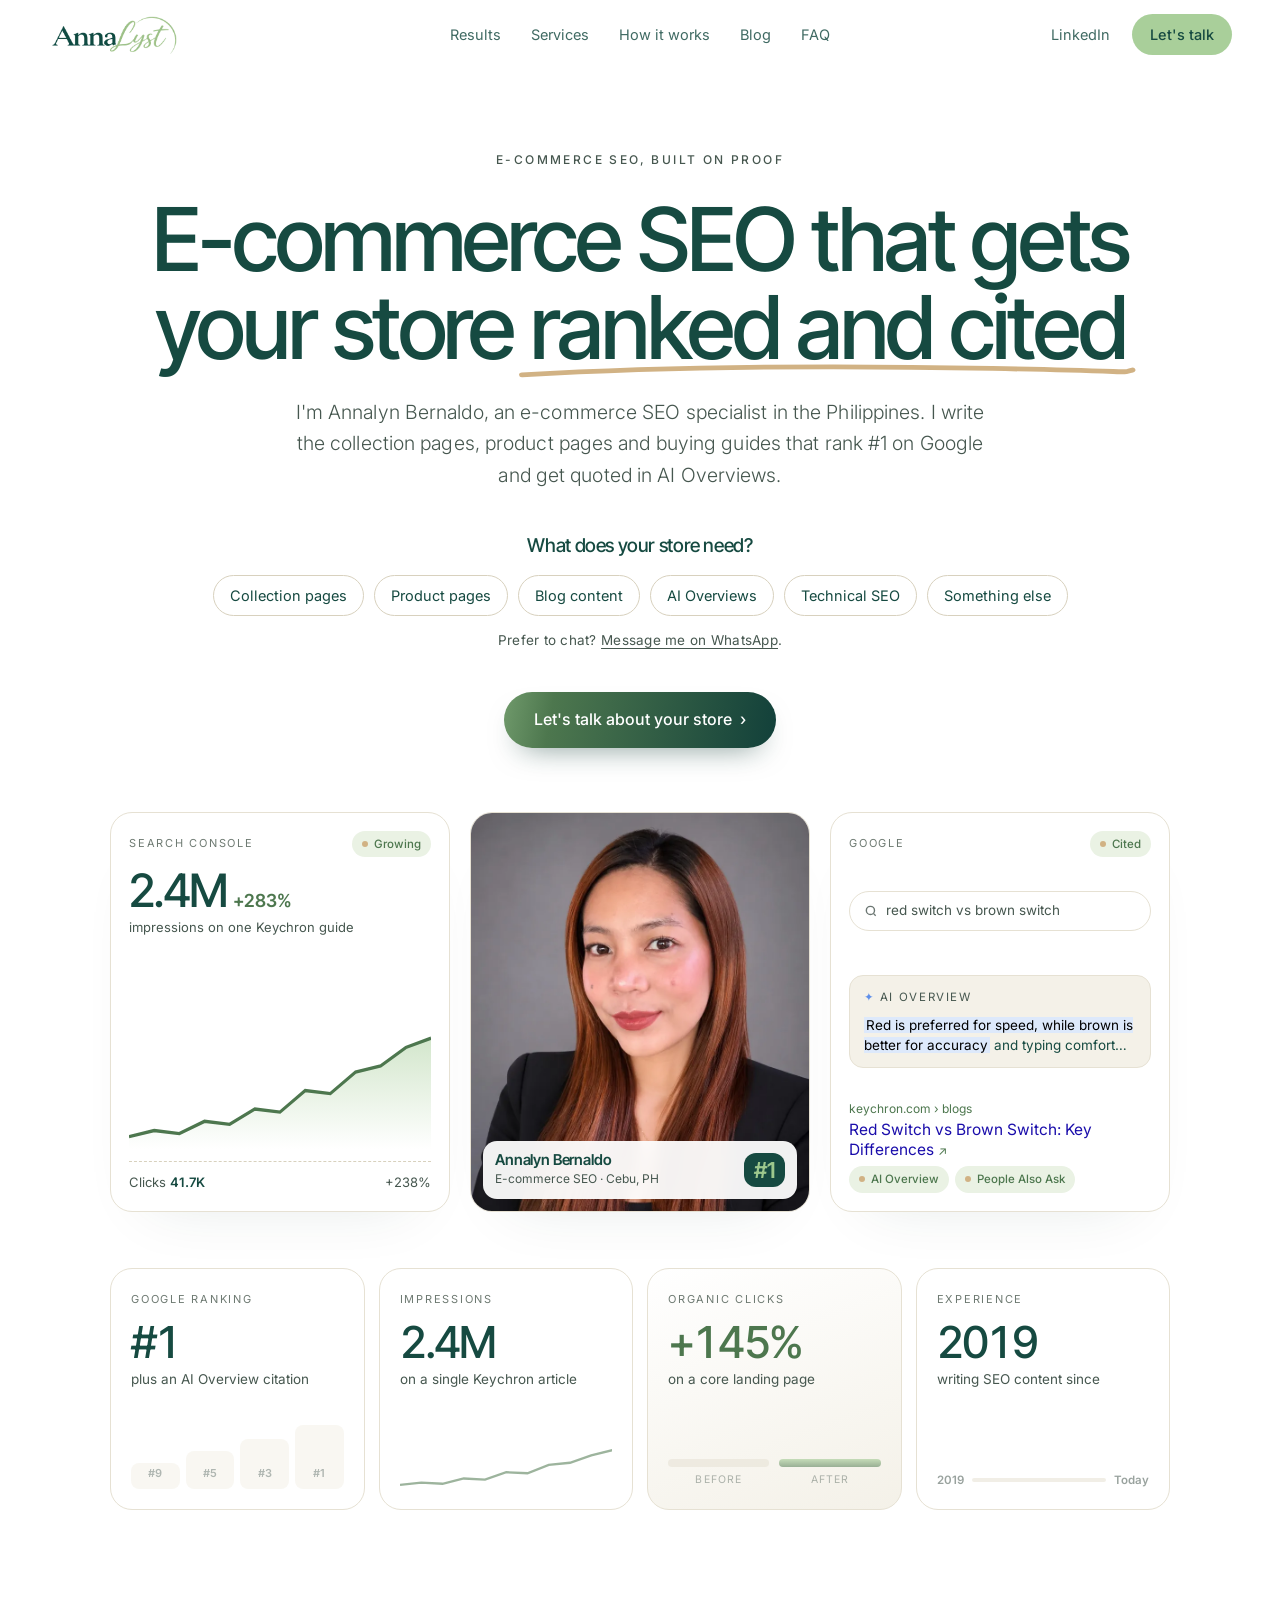
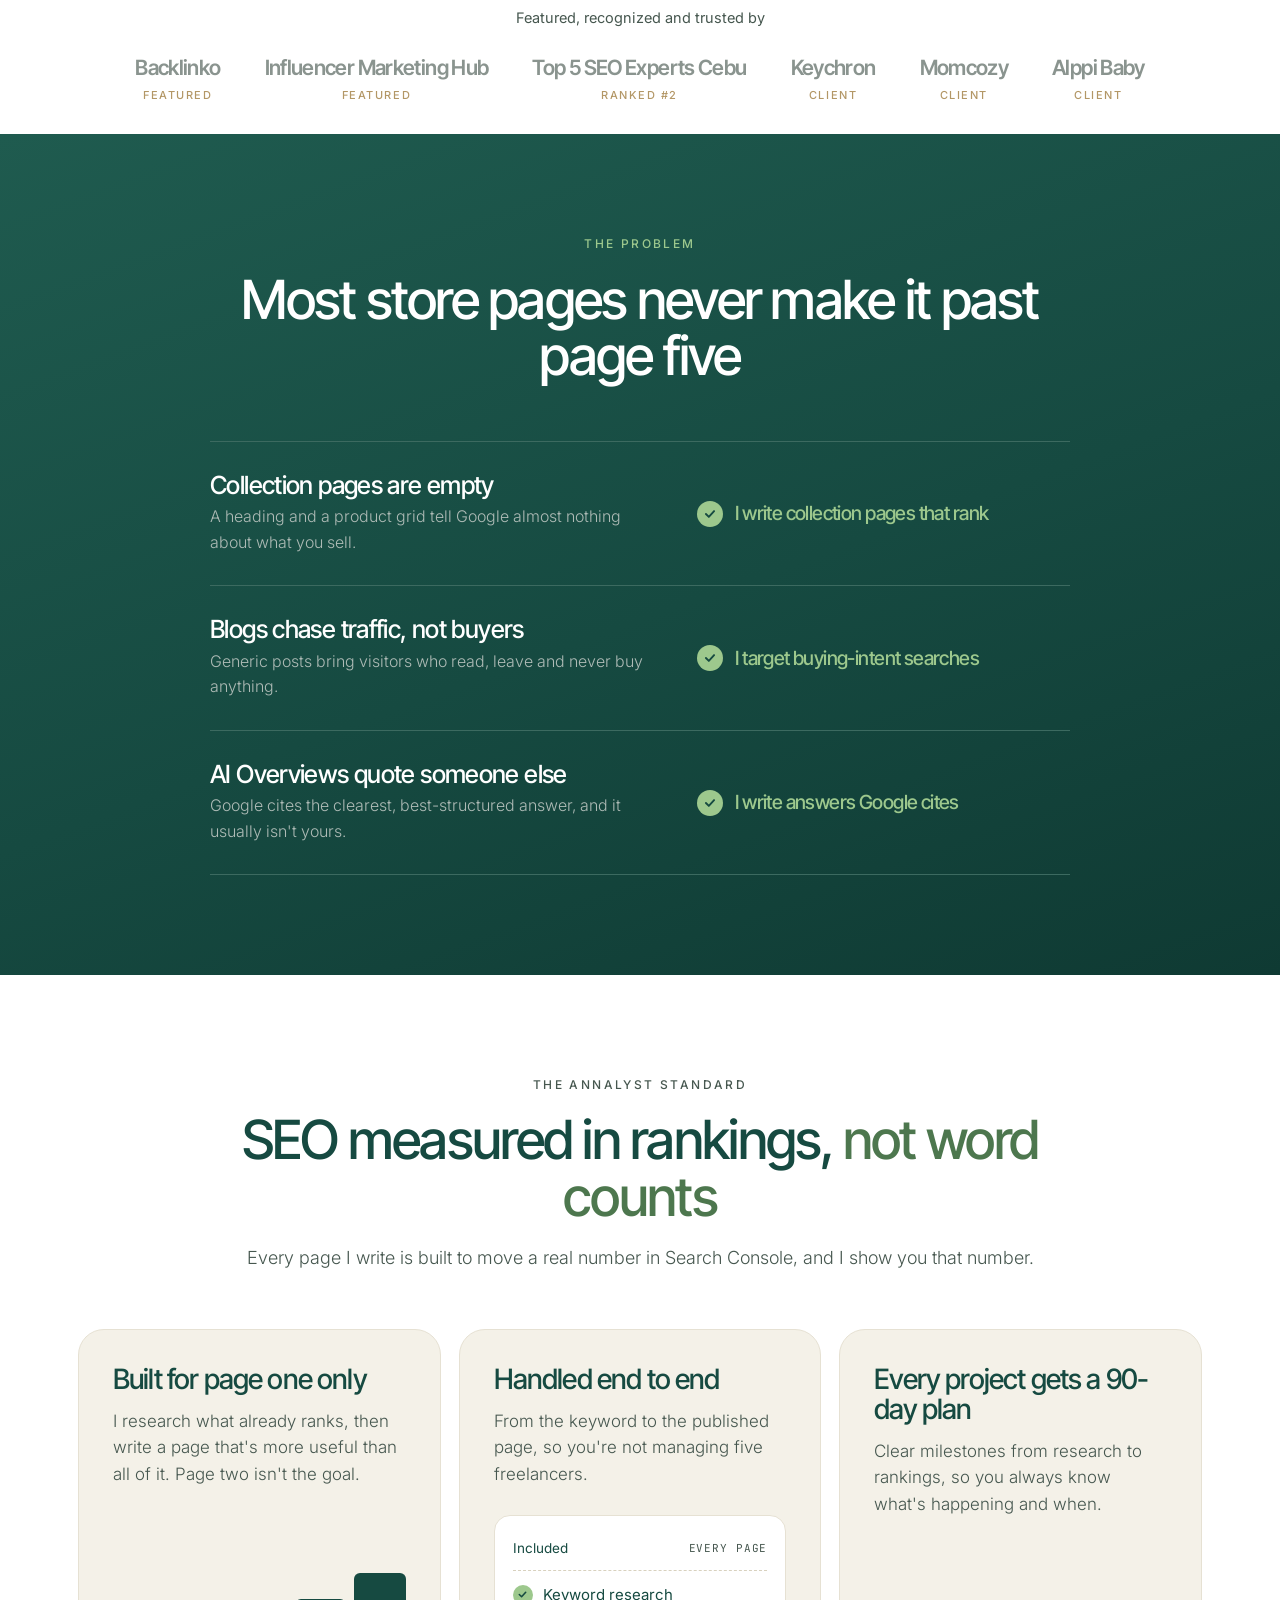
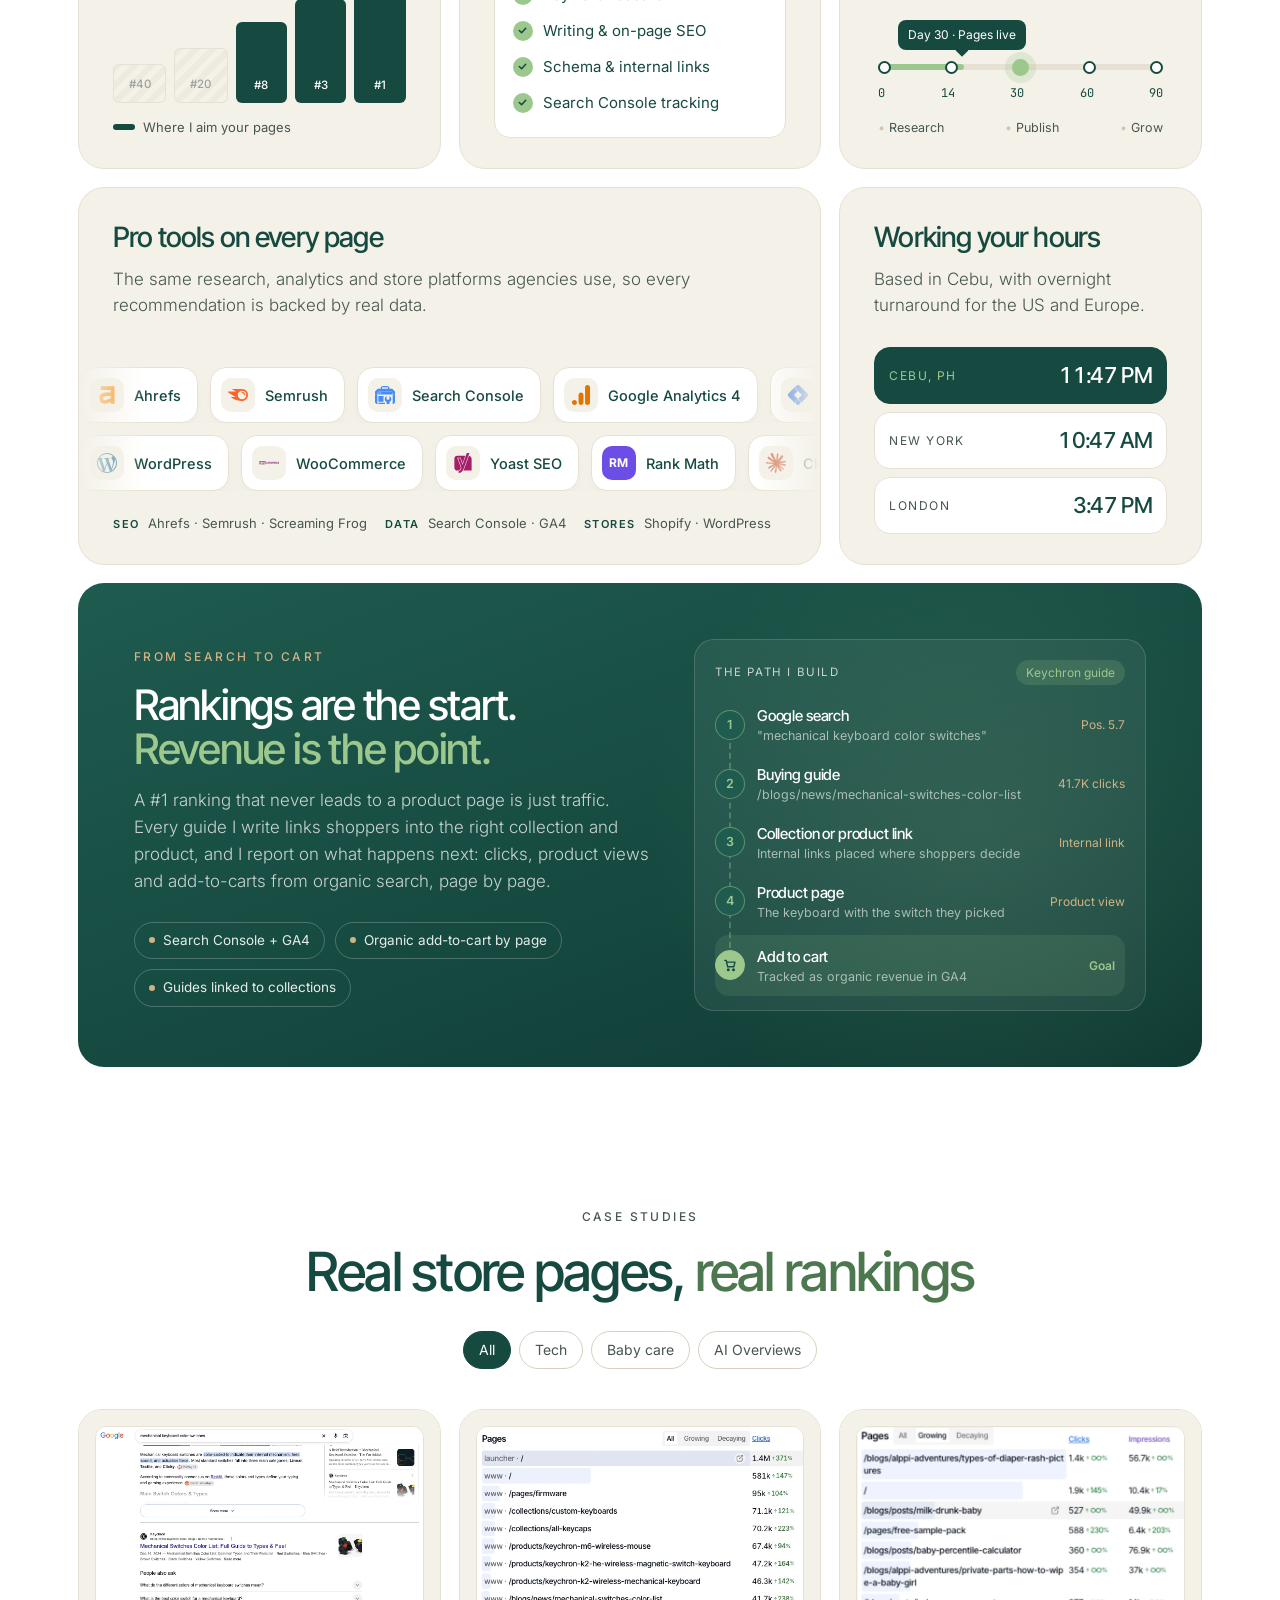
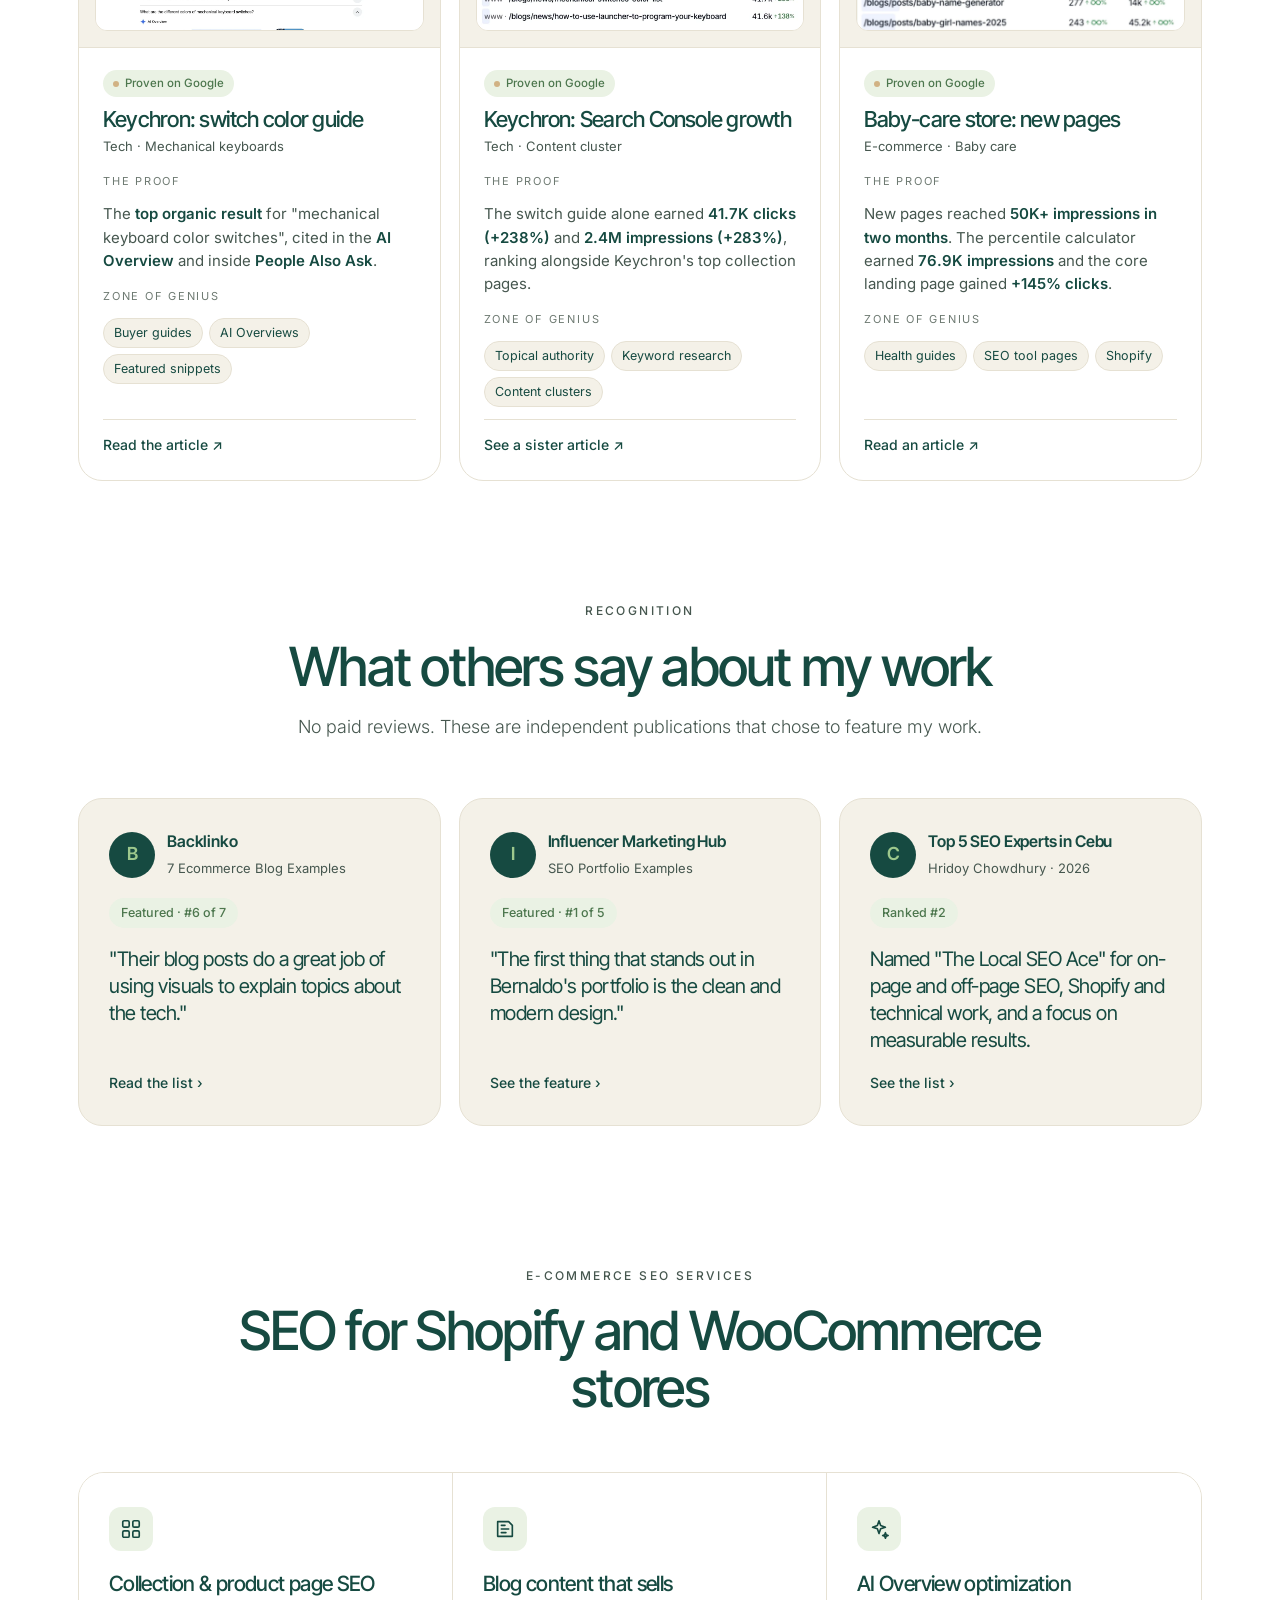
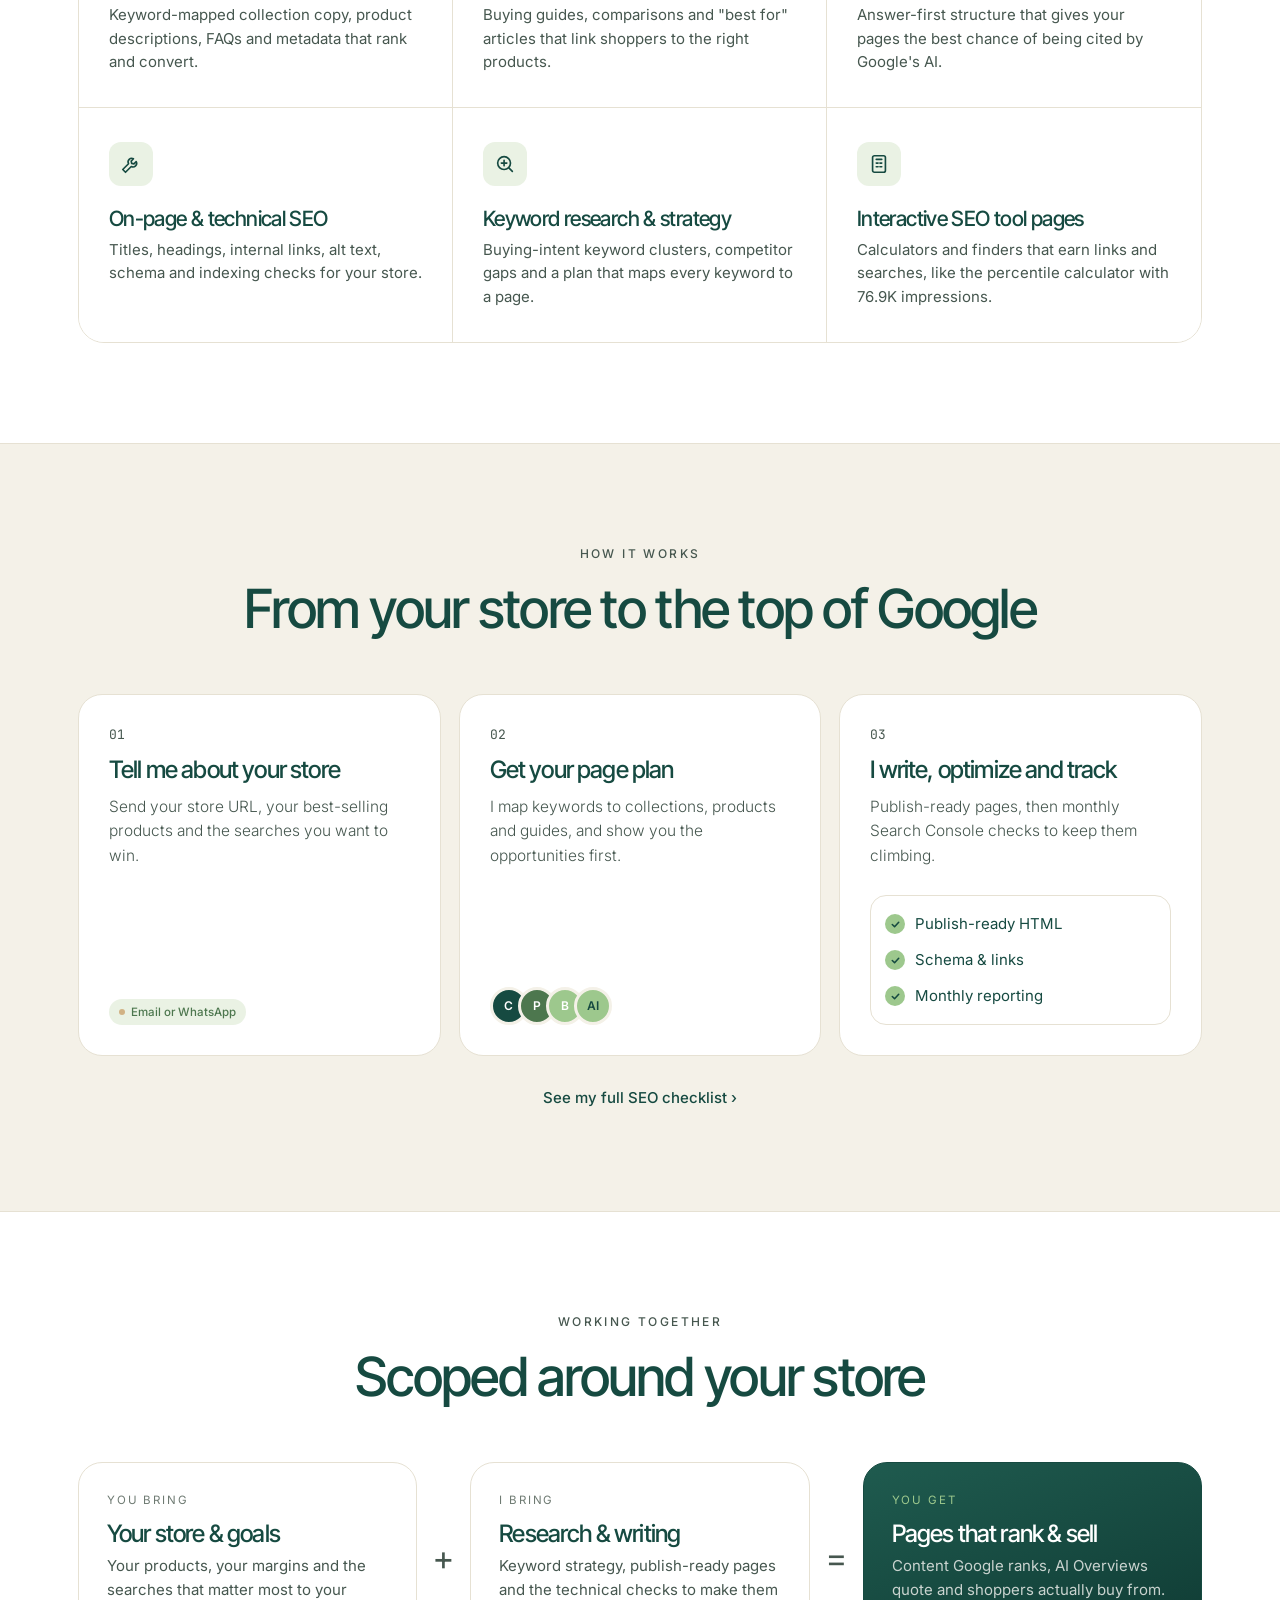
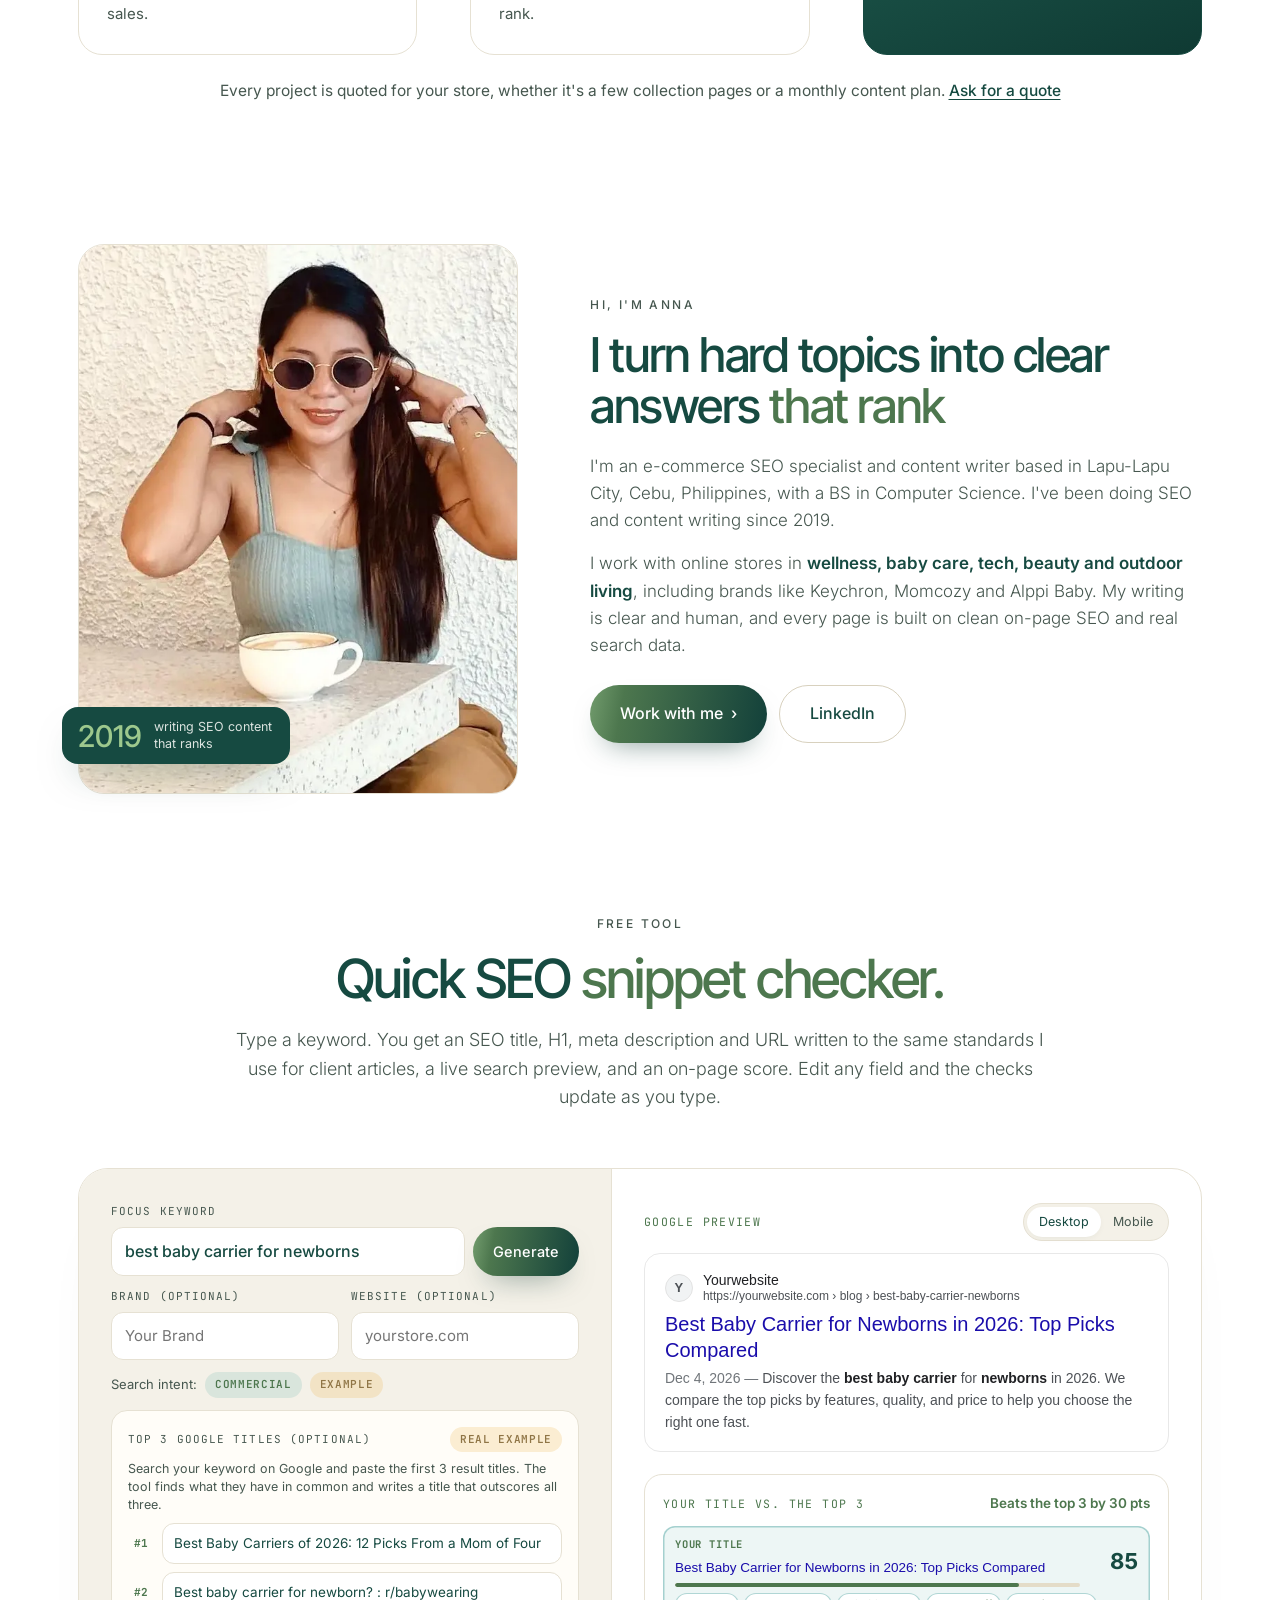
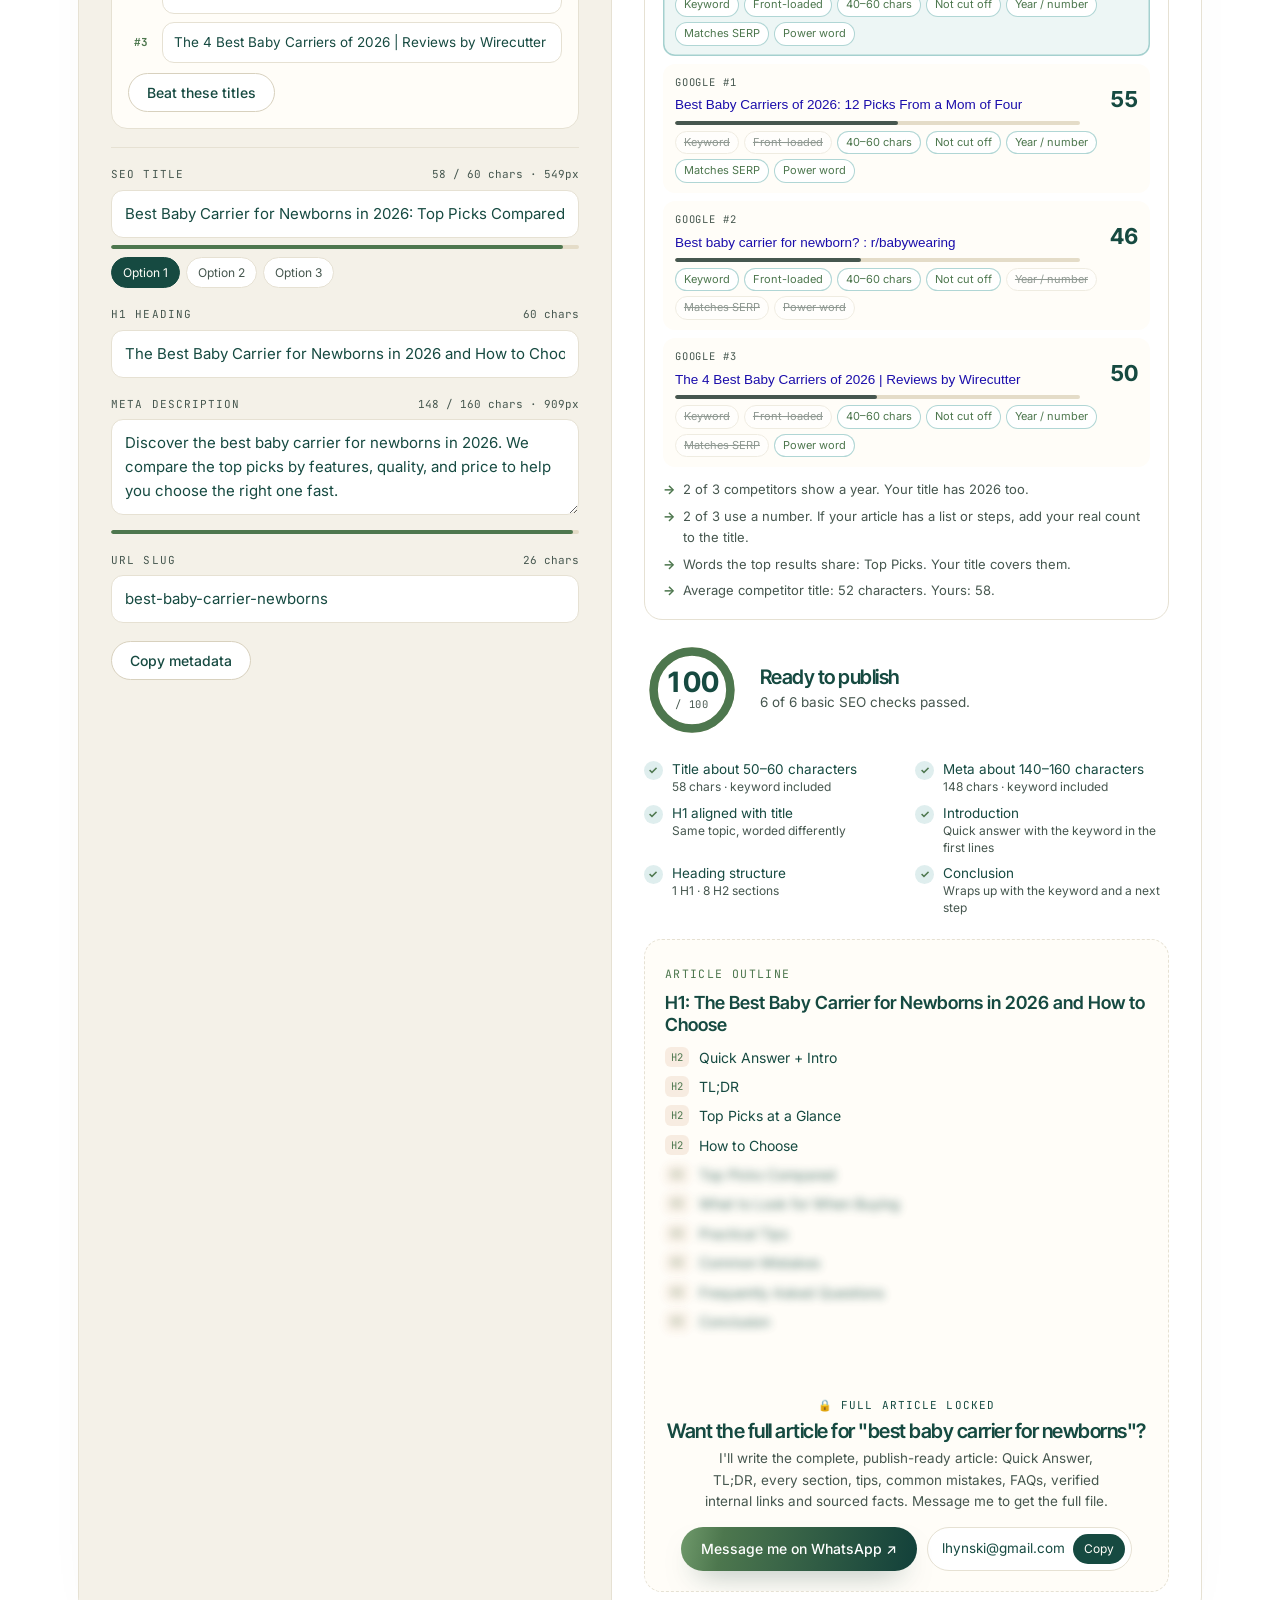
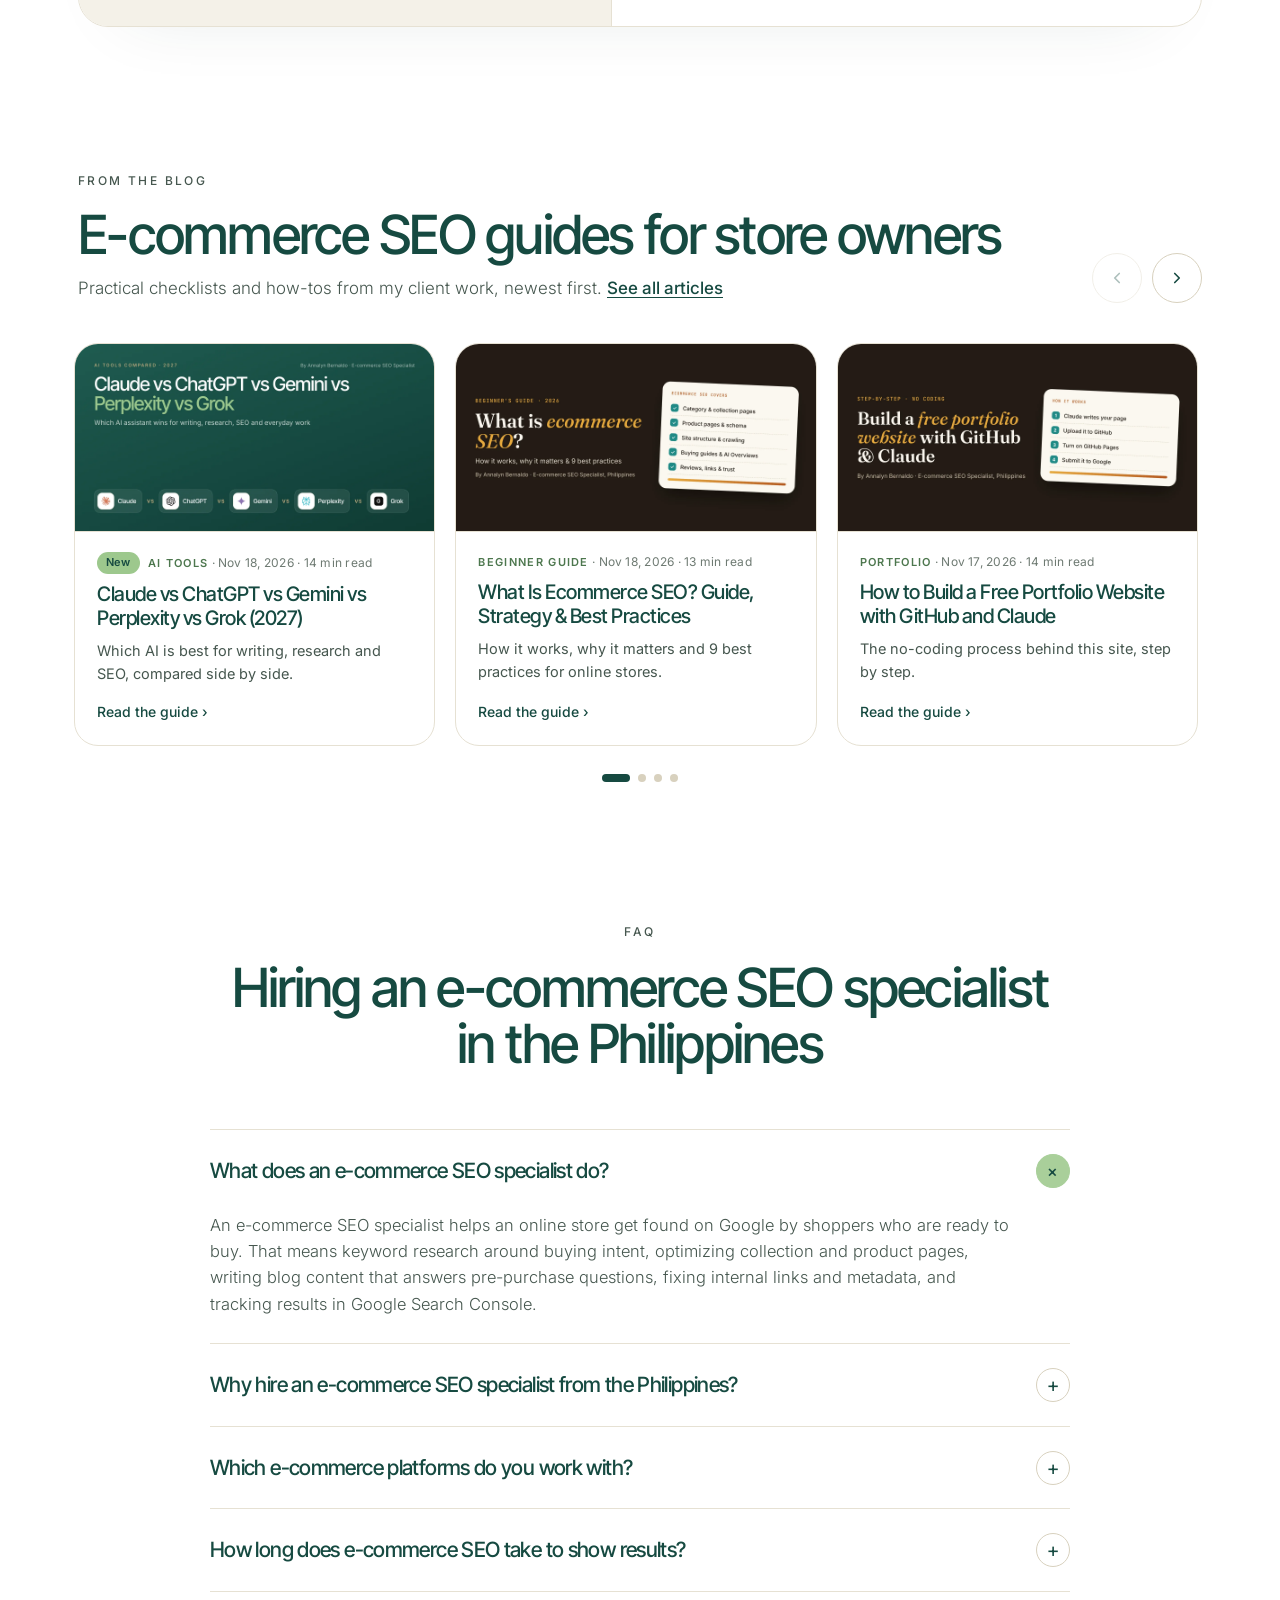
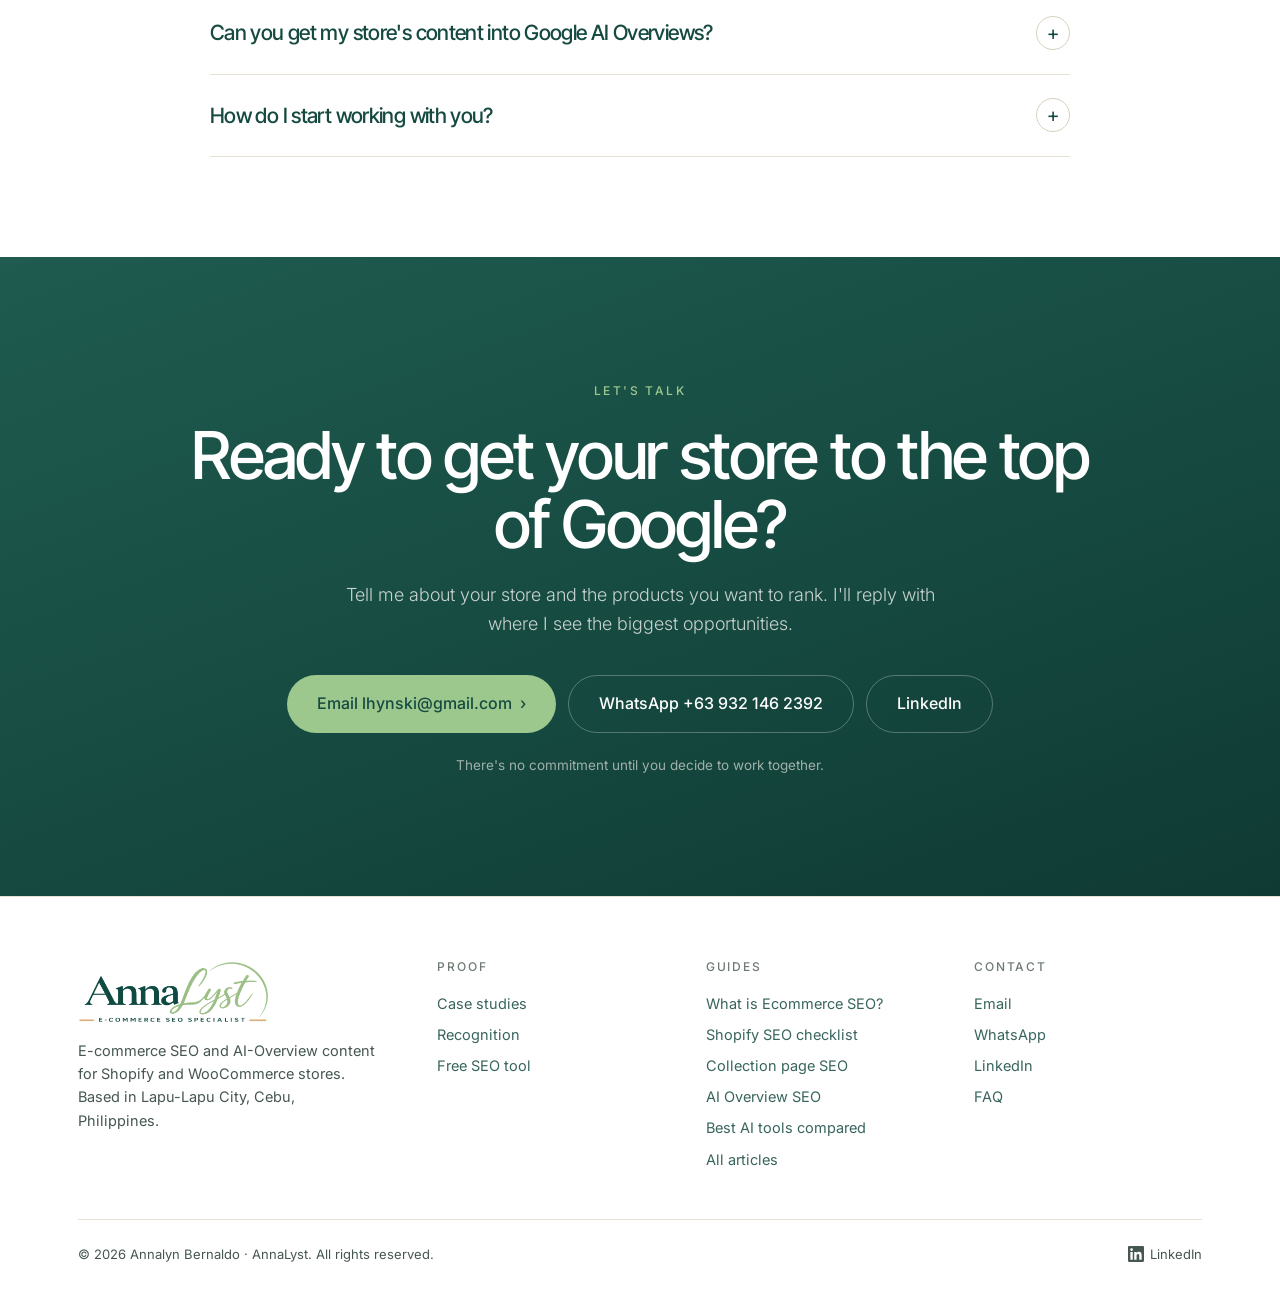
<file: index.html>
<!doctype html>
<html lang="en">
<head>
<!-- Google tag (GA4) -->
<script async src="https://www.googletagmanager.com/gtm.js?id=GTM-K32SVDD8"></script>
<script>
  window.dataLayer = window.dataLayer || [];
  function gtag(){dataLayer.push(arguments);}
  gtag('js', new Date());
</script>

<meta charset="utf-8">
<meta name="viewport" content="width=device-width,initial-scale=1,viewport-fit=cover">
<title>E-commerce SEO Specialist Philippines | Annalyn Bernaldo</title>
<meta name="description" content="Annalyn Bernaldo is an e-commerce SEO specialist in the Philippines. Shopify and WooCommerce SEO that earns #1 Google rankings and AI Overview citations.">
<meta name="robots" content="index,follow,max-image-preview:large">
<link rel="canonical" href="https://seoannalyst.com/">
<meta name="author" content="Annalyn Bernaldo">
<meta property="og:type" content="profile">
<meta property="og:site_name" content="Annalyn Bernaldo">
<meta property="og:locale" content="en_PH">
<meta property="og:url" content="https://seoannalyst.com/">
<meta property="og:title" content="E-commerce SEO Specialist in the Philippines | Annalyn Bernaldo">
<meta property="og:description" content="Shopify and WooCommerce SEO that ranks #1 on Google and gets cited in AI Overviews. Featured by Backlinko.">
<meta property="og:image" content="https://seoannalyst.com/images/og-annalyst-ecommerce-seo-specialist.jpg">
<meta property="og:image:width" content="1200">
<meta property="og:image:height" content="630">
<meta property="og:image:alt" content="Annalyn Bernaldo, e-commerce SEO specialist in the Philippines">
<meta name="twitter:card" content="summary_large_image">
<meta name="twitter:title" content="E-commerce SEO Specialist in the Philippines | Annalyn Bernaldo">
<meta name="twitter:description" content="Shopify and WooCommerce SEO that ranks #1 on Google and gets cited in AI Overviews.">
<meta name="twitter:image" content="https://seoannalyst.com/images/og-annalyst-ecommerce-seo-specialist.jpg">
<meta name="theme-color" content="#FFFFFF">
<meta name="geo.region" content="PH-CEB">
<meta name="geo.placename" content="Lapu-Lapu City, Cebu, Philippines">
<link rel="icon" href="data:image/svg+xml,%3Csvg xmlns='http://www.w3.org/2000/svg' viewBox='0 0 32 32'%3E%3Crect width='32' height='32' rx='8' fill='%23164A41'/%3E%3Ctext x='16' y='21.5' font-family='Arial,sans-serif' font-size='14' font-weight='700' fill='%239DC88D' text-anchor='middle'%3EAL%3C/text%3E%3C/svg%3E">

<link rel="preconnect" href="https://fonts.googleapis.com">
<link rel="preconnect" href="https://fonts.gstatic.com" crossorigin>
<link href="https://fonts.googleapis.com/css2?family=Inter+Tight:wght@400;500;600&family=Inter:wght@300;400;500;600&family=JetBrains+Mono:wght@400;500&display=swap" rel="stylesheet">
<script>document.documentElement.classList.add('js')</script>
<script type="application/ld+json">
{"@context": "https://schema.org", "@graph": [{"@type": "Person", "@id": "https://seoannalyst.com/#annalyn", "name": "Annalyn Bernaldo", "alternateName": ["Anna Bernaldo", "AnnaLyst"], "url": "https://seoannalyst.com/", "image": "https://seoannalyst.com/images/annalyn-bernaldo-ecommerce-seo-specialist-philippines.webp", "jobTitle": "E-commerce SEO Specialist", "description": "E-commerce SEO specialist and AI-Overview content strategist based in Lapu-Lapu City, Cebu, Philippines.", "email": "mailto:lhynski@gmail.com", "telephone": "+639321462392", "address": {"@type": "PostalAddress", "addressLocality": "Lapu-Lapu City", "addressRegion": "Cebu", "addressCountry": "PH"}, "knowsAbout": ["E-commerce SEO", "Shopify SEO", "WooCommerce SEO", "SEO content writing", "Google AI Overviews", "Keyword research", "On-page SEO"], "subjectOf": [{"@type": "Article", "name": "7 Ecommerce Blog Examples + What You Can Learn From Them", "url": "https://backlinko.com/ecommerce-blog-examples", "publisher": {"@type": "Organization", "name": "Backlinko"}}, {"@type": "Article", "name": "SEO Portfolio Examples", "url": "https://influencermarketinghub.com/seo-portfolio-examples/", "publisher": {"@type": "Organization", "name": "Influencer Marketing Hub"}}, {"@type": "Article", "name": "Top 5 SEO Experts in Cebu", "url": "https://hridoychowdhury.com/top-5-seo-experts-in-cebu/"}], "sameAs": ["https://www.linkedin.com/in/annalynbernaldo/"]}, {"@type": "ProfessionalService", "@id": "https://seoannalyst.com/#service", "name": "Annalyn Bernaldo · E-commerce SEO Specialist", "url": "https://seoannalyst.com/", "image": "https://seoannalyst.com/images/og-annalyst-ecommerce-seo-specialist.jpg", "founder": {"@id": "https://seoannalyst.com/#annalyn"}, "email": "lhynski@gmail.com", "telephone": "+639321462392", "address": {"@type": "PostalAddress", "addressLocality": "Lapu-Lapu City", "addressRegion": "Cebu", "addressCountry": "PH"}, "areaServed": [{"@type": "Country", "name": "Philippines"}, {"@type": "Place", "name": "Worldwide"}], "serviceType": ["E-commerce SEO", "Shopify SEO", "WooCommerce SEO", "SEO content writing", "AI Overview optimization"], "sameAs": ["https://www.linkedin.com/in/annalynbernaldo/"], "logo": "https://seoannalyst.com/images/brand/annalyst-logo-ecommerce-seo-specialist.webp"}, {"@type": "WebSite", "@id": "https://seoannalyst.com/#website", "url": "https://seoannalyst.com/", "name": "Annalyn Bernaldo · E-commerce SEO Specialist", "inLanguage": "en"}, {"@type": "ProfilePage", "@id": "https://seoannalyst.com/#webpage", "url": "https://seoannalyst.com/", "name": "E-commerce SEO Specialist Philippines | Annalyn Bernaldo", "description": "Annalyn Bernaldo is an e-commerce SEO specialist in the Philippines. Shopify and WooCommerce SEO that earns #1 Google rankings and AI Overview citations.", "isPartOf": {"@id": "https://seoannalyst.com/#website"}, "mainEntity": {"@id": "https://seoannalyst.com/#annalyn"}, "inLanguage": "en"}, {"@type": "FAQPage", "@id": "https://seoannalyst.com/#faq", "mainEntity": [{"@type": "Question", "name": "What does an e-commerce SEO specialist do?", "acceptedAnswer": {"@type": "Answer", "text": "An e-commerce SEO specialist helps an online store get found on Google by shoppers who are ready to buy. That means keyword research around buying intent, optimizing collection and product pages, writing blog content that answers pre-purchase questions, fixing internal links and metadata, and tracking results in Google Search Console."}}, {"@type": "Question", "name": "Why hire an e-commerce SEO specialist from the Philippines?", "acceptedAnswer": {"@type": "Answer", "text": "You get experienced, English-first SEO work at a lower cost than most US, UK or Australian agencies. Working from Cebu, I overlap with Asia-Pacific business hours and can deliver overnight for US and European teams. My work has ranked #1 on Google for international brands like Keychron and has been featured by Backlinko."}}, {"@type": "Question", "name": "Which e-commerce platforms do you work with?", "acceptedAnswer": {"@type": "Answer", "text": "I mainly work with Shopify and WooCommerce (WordPress) stores. I handle collection pages, product pages, blog articles, metadata and internal linking, and I use tools like Ahrefs, Semrush, Screaming Frog, RankMath and Google Search Console."}}, {"@type": "Question", "name": "How long does e-commerce SEO take to show results?", "acceptedAnswer": {"@type": "Answer", "text": "Most stores see early movement in impressions within 4 to 8 weeks and stronger ranking and traffic gains within 3 to 6 months, depending on competition and site authority. For one baby-care store, new pages I wrote reached more than 50,000 impressions in two months."}}, {"@type": "Question", "name": "Can you get my store's content into Google AI Overviews?", "acceptedAnswer": {"@type": "Answer", "text": "No one can guarantee an AI Overview placement, but content built around clear, direct answers to buyer questions has the best chance. My articles for Keychron were cited in Google's AI Overview and People Also Ask for searches like \"red switch vs brown switch\"."}}, {"@type": "Question", "name": "How do I start working with you?", "acceptedAnswer": {"@type": "Answer", "text": "Send me your store URL and the products or keywords you want to rank for by email at lhynski@gmail.com or on WhatsApp at +63 932 146 2392. I'll reply with where I see the biggest opportunities and how I would approach them."}}]}]}
</script>
<style>
:root{
  --bg:#FFFFFF; --ink:#164A41; --ink-2:#46574F; --muted:#6E7A72;
  --forest:#164A41; --forest-2:#0F3A33; --forest-3:#12403A;
  --lime:#9DC88D; --lime-2:#A9CF9A; --lime-ink:#4D774E; --lime-soft:#EAF2E4;
  --card:#F4F1E8; --line:#E6E1D3; --line-2:#D8D1BE;
  --shadow:rgba(15,58,51,.12); --ease:cubic-bezier(.2,.7,.2,1);
  /* aliases used by the SEO tool component */
  --sand:#F4F1E8; --sand-deep:#E4DCC8; --cream:#FFFDF8; --ink-soft:#46574F;
  --rust:#4D774E; --rust-deep:#164A41; --gold:#9DC88D; --gold-deep:#8F7546; --teal:#4D774E;
  color-scheme:light;
}
*{margin:0;padding:0;box-sizing:border-box}
html{scroll-behavior:smooth;scroll-padding-top:84px}
body{font-family:'Inter',system-ui,sans-serif;background:var(--bg);color:var(--ink);line-height:1.6;-webkit-font-smoothing:antialiased;overflow-x:clip}
a{color:inherit;text-decoration:none}
img{display:block;max-width:100%;height:auto}
h1,h2,h3,h4{font-family:'Inter Tight','Inter',sans-serif;font-weight:500;letter-spacing:-.025em;line-height:1.05;color:var(--ink)}
.wrap{max-width:1180px;margin:0 auto;padding:0 28px}
:focus-visible{outline:3px solid var(--lime-ink);outline-offset:3px;border-radius:6px}
.eyebrow{font-size:12px;font-weight:500;letter-spacing:.2em;text-transform:uppercase;color:var(--ink-2)}
.dark .eyebrow{color:var(--lime)}

/* ===== NAV ===== */
nav#nav{position:fixed;inset:0 0 auto 0;z-index:100;background:rgba(255,255,255,.86);backdrop-filter:saturate(1.4) blur(14px);border-bottom:1px solid transparent;transition:border-color .3s}
nav#nav.scrolled{border-color:var(--line)}
.nav-inner{max-width:1240px;margin:0 auto;padding:14px 28px;display:grid;grid-template-columns:1fr auto 1fr;align-items:center;gap:20px}
.brand img{display:block;height:38px;width:auto}
.nav-links{display:flex;gap:30px}
.nav-links a{font-size:14.5px;color:var(--ink);opacity:.82;transition:opacity .2s}
.nav-links a:hover{opacity:1}
.nav-right{display:flex;justify-content:flex-end;align-items:center;gap:22px}
.nav-right .txt{font-size:14.5px;color:var(--ink);opacity:.82}
.pill-lime{display:inline-flex;align-items:center;gap:6px;background:var(--lime-2);color:var(--ink);font-weight:500;font-size:14.5px;padding:9px 18px;border-radius:100px;transition:background .25s,transform .25s}
.pill-lime:hover{background:var(--lime);transform:translateY(-1px)}
@media(max-width:960px){.nav-links{display:none}.nav-inner{grid-template-columns:1fr auto}}
@media(max-width:560px){.nav-right .txt{display:none}.brand img{height:32px}.nav-inner,.wrap{padding-left:16px;padding-right:16px}}

/* ===== BUTTONS ===== */
.btn{display:inline-flex;align-items:center;justify-content:center;gap:8px;padding:15px 30px;border-radius:100px;font-weight:500;font-size:16px;border:0;cursor:pointer;transition:transform .25s var(--ease),box-shadow .25s,background .25s;font-family:inherit;position:relative;overflow:hidden;isolation:isolate}
.btn-dark,.btn-primary{color:#fff;background:linear-gradient(100deg,#164A41 0%,#4D774E 38%,#7FA978 50%,#4D774E 62%,#12403A 100%);background-size:220% 100%;background-position:100% 0;box-shadow:0 14px 30px -16px rgba(15,58,51,.6);transition:background-position .8s var(--ease),transform .25s var(--ease)}
.btn-dark:hover,.btn-primary:hover{background-position:0 0;transform:translateY(-2px)}
.btn-ghost{background:#fff;color:var(--ink);border:1px solid var(--line-2)}
.btn-ghost:hover{border-color:var(--ink);transform:translateY(-2px)}
.btn-lime{background:var(--lime);color:var(--ink)}
.btn-lime:hover{background:#B4D8A6;transform:translateY(-2px)}
.btn-outline-light{border:1px solid rgba(255,255,255,.28);color:#fff;background:transparent}
.btn-outline-light:hover{border-color:#fff;transform:translateY(-2px)}
.chev{display:inline-block;transition:transform .25s}.btn:hover .chev{transform:translateX(3px)}

/* ===== HERO ===== */
.hero{padding:150px 0 40px;text-align:center}
.hero .eyebrow{margin-bottom:26px}
.hero h1{font-size:clamp(42px,7vw,88px);max-width:980px;margin:0 auto 26px;letter-spacing:-.035em;line-height:1}
.ul{position:relative;display:inline-block;white-space:nowrap}
.ul svg{position:absolute;left:-2%;bottom:-.12em;width:104%;height:.22em;overflow:visible}
.ul path{stroke:#9DC88D;stroke-width:3;fill:none;stroke-linecap:round;stroke-dasharray:1;stroke-dashoffset:1;animation:draw 1.1s .6s var(--ease) forwards}
@keyframes draw{to{stroke-dashoffset:0}}
.hero .sub{font-size:clamp(17px,1.6vw,19.5px);color:var(--ink-2);max-width:720px;margin:0 auto 40px;font-weight:300;letter-spacing:.005em}
.hero .ask{font-family:'Inter Tight','Inter',sans-serif;font-size:19px;font-weight:500;letter-spacing:-.02em;margin-bottom:14px}
.chips{display:flex;flex-wrap:wrap;gap:10px;justify-content:center;margin-bottom:14px}
.chip{font-size:14.5px;padding:8px 16px;border:1px solid var(--line-2);border-radius:100px;background:#fff;transition:border-color .2s,background .2s,transform .2s}
.chip:hover{border-color:var(--ink);background:var(--card);transform:translateY(-1px)}
.hero .note{font-size:13.5px;color:var(--ink-2);letter-spacing:.02em;margin-bottom:40px}
.hero .note a{text-decoration:underline;text-underline-offset:3px}
@media(max-width:560px){.hero{padding:118px 0 30px}.ul{white-space:normal}}

/* hero proof stack */
.proof-stack{position:relative;max-width:1060px;margin:64px auto 0;display:grid;grid-template-columns:1fr 1.15fr 1fr;gap:22px;align-items:end;text-align:left}
.pcard{background:#fff;border:1px solid var(--line);border-radius:22px;padding:18px;box-shadow:0 30px 60px -40px var(--shadow);transition:transform .5s var(--ease)}
.pcard:hover{transform:translateY(-6px)}
.pcard .lab{font-size:11px;letter-spacing:.16em;text-transform:uppercase;color:var(--muted);margin-bottom:10px;display:flex;justify-content:space-between;align-items:center}
.tag{display:inline-flex;align-items:center;gap:6px;font-size:11.5px;font-weight:500;padding:4px 10px;border-radius:100px;background:var(--lime-soft);color:var(--lime-ink);letter-spacing:0;text-transform:none}
.tag::before{content:"";width:6px;height:6px;border-radius:50%;background:#D1B284}
.pc-photo{padding:0;overflow:hidden;position:relative}
.pc-photo img{width:100%;aspect-ratio:4/4.6;object-fit:cover;object-position:center 22%}
.pc-photo .cap{position:absolute;left:12px;right:12px;bottom:12px;background:rgba(255,255,255,.94);backdrop-filter:blur(8px);border-radius:14px;padding:10px 12px;display:flex;justify-content:space-between;align-items:center;gap:8px}
.pc-photo .cap b{font-family:'Inter Tight','Inter',sans-serif;font-weight:600;font-size:15px;letter-spacing:-.01em;display:block;line-height:1.2}
.pc-photo .cap div span{font-size:12px;color:var(--ink-2);display:block}
.rank{font-family:'Inter Tight','Inter',sans-serif;font-weight:600;font-size:22px;background:var(--forest);color:var(--lime);border-radius:12px;padding:6px 10px;line-height:1}
.serp-mini .q{display:flex;align-items:center;gap:8px;border:1px solid var(--line);border-radius:100px;padding:8px 14px;font-size:13.5px;color:var(--ink-2);margin-bottom:14px}
.serp-mini .q svg{flex-shrink:0}
.aio{background:var(--card);border:1px solid var(--line);border-radius:14px;padding:12px 14px;margin-bottom:12px}
.aio .h{font-size:11.5px;letter-spacing:.14em;text-transform:uppercase;color:var(--ink-2);margin-bottom:8px}
.aio .h b{color:#5E8FEA}
.aio p{font-size:13.5px;line-height:1.5;color:var(--ink)}
.aio mark{background:#DDE9FB;padding:0 2px}
.res .u{font-size:12px;color:#4D774E}.res .t{font-size:15.5px;color:#1a0dab;line-height:1.3;margin:2px 0 6px}
.res .b{display:flex;gap:6px;flex-wrap:wrap}
.gsc .big{font-family:'Inter Tight','Inter',sans-serif;font-size:46px;font-weight:500;letter-spacing:-.04em;line-height:1}
.gsc .big small{font-size:18px;color:var(--lime-ink);font-weight:600;margin-left:6px;letter-spacing:0}
.gsc .lbl{font-size:13px;color:var(--ink-2);margin-top:4px}
.spark{margin-top:16px;height:78px;width:100%}
.gsc .row2{display:flex;justify-content:space-between;border-top:1px dashed var(--line-2);margin-top:12px;padding-top:10px;font-size:13px;color:var(--ink-2)}
.gsc .row2 b{color:var(--ink);font-weight:600}
@media(max-width:900px){.proof-stack{grid-template-columns:1fr 1fr}.pc-photo{grid-row:span 2}}
@media(max-width:600px){.proof-stack{grid-template-columns:1fr}.pc-photo{max-width:380px;width:100%;margin:0 auto}}

/* stats */
.stats{max-width:1060px;margin:56px auto 0;display:grid;grid-template-columns:repeat(4,1fr);border-top:1px solid var(--line);border-bottom:1px solid var(--line)}
.stat{padding:26px 18px;text-align:center;border-right:1px solid var(--line)}
.stat:last-child{border-right:0}
.stat .n{font-family:'Inter Tight','Inter',sans-serif;font-size:clamp(32px,4vw,44px);font-weight:500;letter-spacing:-.04em;line-height:1}
.stat .l{font-size:13.5px;color:var(--ink-2);margin-top:8px;line-height:1.4}
@media(max-width:760px){.stats{grid-template-columns:1fr 1fr}.stat:nth-child(2){border-right:0}.stat:nth-child(-n+2){border-bottom:1px solid var(--line)}}

/* trust */
.trust{padding:56px 0 30px;text-align:center}
.trust p{font-size:14.5px;color:var(--ink-2);margin-bottom:22px}
.logos{display:flex;flex-wrap:wrap;justify-content:center;align-items:center;gap:14px 44px}
.logos a,.logos span{font-family:'Inter Tight','Inter',sans-serif;font-size:21px;font-weight:600;letter-spacing:-.03em;color:#8A948F;transition:color .25s}
.logos a:hover{color:var(--ink)}
.logos small{display:block;font-family:'Inter';font-size:11px;letter-spacing:.14em;text-transform:uppercase;font-weight:500;color:#A4ACA8;margin-top:2px}

/* ===== SECTIONS ===== */
section{padding:100px 0}
.sec-head{text-align:center;max-width:820px;margin:0 auto 56px}
.sec-head .eyebrow,.sec-tag{display:block;font-size:12px;font-weight:500;letter-spacing:.2em;text-transform:uppercase;color:var(--ink-2);margin-bottom:18px}
.sec-head h2{font-size:clamp(32px,4.6vw,54px);letter-spacing:-.032em}
.sec-head h2 em{font-style:normal;color:var(--lime-ink)}
.sec-head p{font-size:18px;color:var(--ink-2);font-weight:300;margin-top:18px}
.sec-head p a{color:var(--ink);font-weight:500;text-decoration:underline;text-underline-offset:3px}

/* dark problem */
.dark{background:linear-gradient(160deg,#1F5B4F 0%,#164A41 55%,#0F3A33 100%);color:#fff}
.dark h2,.dark h3{color:#fff}
.dark .sec-head .eyebrow{color:var(--lime)}
.prob{max-width:860px;margin:0 auto}
.prow{display:grid;grid-template-columns:1.2fr 1fr;gap:40px;align-items:center;padding:30px 0;border-top:1px solid #3C6A60}
.prow:last-child{border-bottom:1px solid #3C6A60}
.prow h3{font-size:25px;letter-spacing:-.025em;margin-bottom:6px}
.prow p{color:#AEBBB6;font-size:16px;font-weight:300}
.prow .fix{display:flex;align-items:center;gap:12px;color:var(--lime);font-family:'Inter Tight','Inter',sans-serif;font-size:19.5px;font-weight:500;letter-spacing:-.03em}
.ok{flex-shrink:0;width:26px;height:26px;border-radius:50%;background:var(--lime);display:flex;align-items:center;justify-content:center}
.ok svg{width:14px;height:14px}
@media(max-width:700px){.prow{grid-template-columns:1fr;gap:16px}}

/* feature cards */
.fgrid{display:grid;grid-template-columns:repeat(3,1fr);gap:18px}
.fcard{background:var(--card);border:1px solid var(--line);border-radius:26px;padding:34px 34px 30px;display:flex;flex-direction:column;min-height:440px}
.fcard h3{font-size:28px;letter-spacing:-.03em;margin-bottom:14px;line-height:1.08}
.fcard>p{font-size:17px;color:var(--ink-2);font-weight:300;line-height:1.55}
.fcard .viz{margin-top:auto;padding-top:28px}
.bars{display:flex;align-items:flex-end;gap:8px;height:130px}
.bars div{flex:1;border-radius:6px;display:flex;align-items:flex-end;justify-content:center;padding-bottom:8px;font-size:11.5px;font-weight:500;color:#fff;background:var(--forest)}
.bars div.off{background:repeating-linear-gradient(135deg,#EEEADF 0 6px,#F4F1E8 6px 12px);border:1px solid var(--line);color:#9AA39F}
.bars-l{display:flex;align-items:center;gap:8px;margin-top:14px;font-size:13px;color:var(--ink-2)}
.bars-l i{width:22px;height:6px;border-radius:4px;background:var(--forest)}
.check{background:#fff;border:1px solid var(--line);border-radius:16px;padding:16px 18px}
.check .h{display:flex;justify-content:space-between;font-size:13.5px;padding-bottom:10px;border-bottom:1px dashed var(--line-2);margin-bottom:6px}
.check .h span{font-family:'JetBrains Mono',monospace;font-size:11px;letter-spacing:.08em;color:var(--ink-2)}
.check li{list-style:none;display:flex;align-items:center;gap:10px;padding:6px 0;font-size:15px}
.check .ok{width:20px;height:20px}.check .ok svg{width:11px;height:11px}
.tl{position:relative;padding:44px 4px 0}
.tl .track{height:6px;border-radius:6px;background:#E6E1D3;position:relative}
.tl .fill{position:absolute;left:0;top:0;height:6px;width:30%;border-radius:6px;background:#9DC88D}
.tl .dots{position:absolute;left:4px;right:4px;top:41px;display:flex;justify-content:space-between}
.tl .dot{width:13px;height:13px;border-radius:50%;background:#fff;border:2px solid var(--ink);position:relative}
.tl .dot.on{background:#9DC88D;border-color:#9DC88D;box-shadow:0 0 0 7px rgba(157,200,141,.25);width:17px;height:17px;margin-top:-2px}
.tl .tip{position:absolute;top:0;left:30%;transform:translateX(-50%);background:var(--forest);color:#fff;font-size:12px;padding:5px 10px;border-radius:8px;white-space:nowrap}
.tl .tip::after{content:"";position:absolute;left:50%;bottom:-5px;transform:translateX(-50%) rotate(45deg);width:9px;height:9px;background:var(--forest)}
.tl .nums{display:flex;justify-content:space-between;margin-top:14px;font-family:'JetBrains Mono',monospace;font-size:12px;color:var(--ink)}
.tl .keys{display:flex;justify-content:space-between;margin-top:14px;font-size:12.5px;color:var(--ink-2)}
.tl .keys span::before{content:"• ";color:#CFC6AF}
.clocks{display:grid;grid-template-columns:repeat(3,1fr);gap:10px}
.clock{background:#fff;border:1px solid var(--line);border-radius:16px;padding:14px;text-align:center}
.clock .city{font-size:12px;letter-spacing:.12em;text-transform:uppercase;color:var(--ink-2)}
.clock .time{font-family:'Inter Tight','Inter',sans-serif;font-size:26px;font-weight:500;letter-spacing:-.03em;margin-top:4px;font-variant-numeric:tabular-nums}
.clock.me{background:var(--forest);border-color:var(--forest)}.clock.me .city{color:var(--lime)}.clock.me .time{color:#fff}
.clock .d{font-size:11.5px;color:var(--muted);margin-top:2px}.clock.me .d{color:#AEBBB6}
.tools{display:flex;flex-wrap:wrap;gap:8px}
.tools span{font-size:14px;background:#fff;border:1px solid var(--line);border-radius:100px;padding:7px 14px}
.tools span.k{background:var(--forest);color:#fff;border-color:var(--forest)}
.span2{grid-column:span 2}
@media(max-width:980px){.fgrid{grid-template-columns:1fr 1fr}.span2{grid-column:span 2}}
@media(max-width:680px){.fgrid{grid-template-columns:1fr}.span2{grid-column:auto}.fcard{min-height:0;padding:28px 24px}.fcard h3{font-size:26px}}

/* dark band */
.band{margin-top:18px;border-radius:26px;padding:56px;display:grid;grid-template-columns:1.4fr 1fr;gap:40px;align-items:center;position:relative;overflow:hidden}
.band::before{content:"";position:absolute;right:-10%;top:-40%;width:60%;height:180%;background:radial-gradient(circle,rgba(157,200,141,.12),transparent 60%);pointer-events:none}
.band h3{font-size:clamp(28px,3.4vw,42px);letter-spacing:-.03em;margin-bottom:16px}
.band p{color:#C9D3CF;font-size:17px;font-weight:300;max-width:520px}
.band .chips2{display:flex;gap:10px;flex-wrap:wrap;margin-top:26px}
.band .chips2 span{display:inline-flex;align-items:center;gap:8px;font-size:13.5px;border:1px solid rgba(255,255,255,.22);border-radius:100px;padding:7px 14px;color:#E6ECE9}
.band .chips2 span::before{content:"";width:6px;height:6px;border-radius:50%;background:var(--lime)}
.seal{position:relative;width:220px;height:220px;margin:0 auto}
.seal svg.ring{position:absolute;inset:0;animation:spin 26s linear infinite}
.seal .core{position:absolute;inset:50px;border-radius:50%;background:var(--lime);display:flex;align-items:center;justify-content:center}
@keyframes spin{to{transform:rotate(360deg)}}
@media(max-width:800px){.band{grid-template-columns:1fr;padding:40px 26px}}

/* proof cards */
.filters{display:flex;flex-wrap:wrap;gap:8px;justify-content:center;margin:-26px 0 40px}
.filters span{font-size:14px;border:1px solid var(--line-2);border-radius:100px;padding:7px 15px;color:var(--ink-2)}
.filters span.on{background:var(--ink);color:#fff;border-color:var(--ink)}
.pgrid{display:grid;grid-template-columns:repeat(3,1fr);gap:18px}
.proof{background:#fff;border:1px solid var(--line);border-radius:24px;overflow:hidden;display:flex;flex-direction:column;transition:transform .4s var(--ease),box-shadow .4s}
.proof:hover{transform:translateY(-5px);box-shadow:0 30px 60px -40px var(--shadow)}
.proof .shot{background:var(--card);border-bottom:1px solid var(--line);padding:16px;cursor:zoom-in;border-top:0;border-left:0;border-right:0;display:block;width:100%;position:relative}
.proof .shot img{border-radius:12px;border:1px solid var(--line);width:100%;aspect-ratio:16/10;object-fit:cover;object-position:top left;background:#fff}
.proof .shot::after{content:"⤢ View";position:absolute;right:24px;bottom:24px;font-size:12px;font-weight:500;color:#fff;background:rgba(22,74,65,.85);padding:6px 10px;border-radius:100px;opacity:0;transition:opacity .25s}
.proof .shot:hover::after,.proof .shot:focus-visible::after{opacity:1}
.proof .body{padding:22px 24px 24px;display:flex;flex-direction:column;gap:12px;flex:1}
.proof .top{display:flex;justify-content:space-between;align-items:flex-start;gap:10px}
.proof h3{font-size:22px;letter-spacing:-.035em;line-height:1.15}
.proof .meta{font-size:13px;color:var(--ink-2);margin-top:4px}
.proof .lbl{font-size:11px;letter-spacing:.16em;text-transform:uppercase;color:var(--muted);margin-top:4px}
.proof p{font-size:15px;color:var(--ink-2);line-height:1.55}
.proof p b{color:var(--ink);font-weight:600}
.zg{display:flex;flex-wrap:wrap;gap:6px}
.zg span{font-size:12.5px;background:var(--card);border:1px solid var(--line);border-radius:100px;padding:4px 10px}
.proof .foot{margin-top:auto;padding-top:14px;border-top:1px solid var(--line);font-size:14px;font-weight:500;display:flex;justify-content:space-between}
.proof .foot a:hover{text-decoration:underline;text-underline-offset:3px}
@media(max-width:980px){.pgrid{grid-template-columns:1fr 1fr}}
@media(max-width:680px){.pgrid{grid-template-columns:1fr}}

/* press */
.qgrid{display:grid;grid-template-columns:repeat(3,1fr);gap:18px}
.quote{background:var(--card);border:1px solid var(--line);border-radius:24px;padding:30px;display:flex;flex-direction:column;gap:18px}
.quote .src{display:flex;align-items:center;gap:12px}
.quote .av{width:46px;height:46px;border-radius:50%;background:var(--forest);color:var(--lime);display:flex;align-items:center;justify-content:center;font-family:'Inter Tight','Inter',sans-serif;font-weight:600;font-size:18px;flex-shrink:0}
.quote .src b{display:block;font-family:'Inter Tight','Inter',sans-serif;font-weight:600;font-size:16px;letter-spacing:-.01em}
.quote .src div span{font-size:13px;color:var(--ink-2)}
.quote blockquote{font-family:'Inter Tight','Inter',sans-serif;font-size:20px;letter-spacing:-.025em;line-height:1.35;color:var(--ink)}
.quote .badge{align-self:flex-start;font-size:12.5px;font-weight:500;background:var(--lime-soft);color:var(--lime-ink);border-radius:100px;padding:5px 12px}
.quote a.more{margin-top:auto;font-size:14px;font-weight:500}
.quote a.more:hover{text-decoration:underline;text-underline-offset:3px}
@media(max-width:900px){.qgrid{grid-template-columns:1fr}}

/* services */
.sgrid{display:grid;grid-template-columns:repeat(3,1fr);gap:0;border:1px solid var(--line);border-radius:26px;overflow:hidden}
.svc{padding:34px 30px;border-right:1px solid var(--line);border-bottom:1px solid var(--line);background:#fff;transition:background .3s}
.svc:nth-child(3n){border-right:0}.svc:nth-last-child(-n+3){border-bottom:0}
.svc:hover{background:var(--card)}
.svc .ic{width:44px;height:44px;border-radius:12px;background:var(--lime-soft);display:flex;align-items:center;justify-content:center;margin-bottom:22px}
.svc .ic svg{width:22px;height:22px;stroke:var(--forest);fill:none;stroke-width:1.8;stroke-linecap:round;stroke-linejoin:round}
.svc h3{font-size:21px;letter-spacing:-.03em;margin-bottom:8px}
.svc p{font-size:15px;color:var(--ink-2);line-height:1.55}
@media(max-width:900px){.sgrid{grid-template-columns:1fr 1fr}.svc:nth-child(3n){border-right:1px solid var(--line)}.svc:nth-child(2n){border-right:0}.svc:nth-last-child(-n+3){border-bottom:1px solid var(--line)}.svc:nth-last-child(-n+2){border-bottom:0}}
@media(max-width:600px){.sgrid{grid-template-columns:1fr}.svc{border-right:0!important;border-bottom:1px solid var(--line)!important}.svc:last-child{border-bottom:0!important}}

/* steps */
.steps{display:grid;grid-template-columns:repeat(3,1fr);gap:18px}
.step{background:var(--card);border:1px solid var(--line);border-radius:24px;padding:30px;display:flex;flex-direction:column;gap:12px}
.step .n{font-family:'JetBrains Mono',monospace;font-size:13px;color:var(--ink-2)}
.step h3{font-size:24px;letter-spacing:-.035em}
.step p{font-size:15.5px;color:var(--ink-2);font-weight:300}
.step .mini{margin-top:auto;padding-top:14px}
.avs{display:flex}.avs span{width:38px;height:38px;border-radius:50%;border:3px solid var(--card);margin-left:-10px;display:flex;align-items:center;justify-content:center;font-size:12px;font-weight:600;color:#fff}
.avs span:first-child{margin-left:0}
.more-link{display:inline-flex;gap:6px;margin-top:30px;font-weight:500;font-size:15px}
.more-link:hover{text-decoration:underline;text-underline-offset:3px}
@media(max-width:900px){.steps{grid-template-columns:1fr}}

/* equation */
.eq{display:grid;grid-template-columns:1fr auto 1fr auto 1fr;gap:16px;align-items:stretch}
.eqc{border:1px solid var(--line);border-radius:24px;padding:28px;background:#fff}
.eqc .k{font-size:11.5px;letter-spacing:.16em;text-transform:uppercase;color:var(--muted);margin-bottom:12px}
.eqc h3{font-size:24px;letter-spacing:-.035em;margin-bottom:8px}
.eqc p{font-size:15px;color:var(--ink-2)}
.eqc.res{background:linear-gradient(160deg,#1F5B4F,var(--forest-2));border-color:var(--forest)}
.eqc.res h3{color:#fff}.eqc.res p{color:#C9D3CF}.eqc.res .k{color:var(--lime)}
.op{display:flex;align-items:center;justify-content:center;font-family:'Inter Tight','Inter',sans-serif;font-size:34px;color:var(--ink-2)}
.eq-note{text-align:center;margin-top:24px;color:var(--ink-2);font-size:15.5px}
.eq-note a{color:var(--ink);font-weight:500;text-decoration:underline;text-underline-offset:3px}
@media(max-width:900px){.eq{grid-template-columns:1fr}.op{font-size:26px;padding:0}}

/* about */
.about{display:grid;grid-template-columns:.85fr 1.15fr;gap:60px;align-items:center}
.about-img{position:relative;max-width:440px}
.about-img .main{border-radius:26px;overflow:hidden;aspect-ratio:4/5;border:1px solid var(--line)}
.about-img .main img{width:100%;height:100%;object-fit:cover;object-position:52% 35%}
.about-img .sticker{position:absolute;left:-16px;bottom:30px;background:var(--forest);color:#fff;border-radius:16px;padding:12px 16px;display:flex;align-items:center;gap:12px;box-shadow:0 20px 40px -20px rgba(15,58,51,.6)}
.about-img .sticker b{font-family:'Inter Tight','Inter',sans-serif;font-size:30px;font-weight:500;color:var(--lime);line-height:1}
.about-img .sticker span{font-size:12.5px;line-height:1.3;width:120px;color:#DCE4E0}
.about-body .eyebrow{margin-bottom:16px}
.about-body h2{font-size:clamp(30px,4.2vw,48px);letter-spacing:-.03em;margin-bottom:22px}
.about-body h2 em{font-style:normal;color:var(--lime-ink)}
.about-body p{font-size:17px;color:var(--ink-2);font-weight:300;margin-bottom:16px}
.about-body p b{color:var(--ink);font-weight:600}
.about-body .row{display:flex;gap:12px;flex-wrap:wrap;margin-top:26px}
@media(max-width:860px){.about{grid-template-columns:1fr;gap:44px}.about-img{margin:0 auto;width:100%;max-width:360px}}

/* blog list */
.blist{display:grid;grid-template-columns:repeat(3,1fr);gap:18px}
.bpost{border:1px solid var(--line);border-radius:22px;padding:26px;display:flex;flex-direction:column;gap:10px;background:#fff;transition:transform .35s var(--ease),border-color .3s,background .3s}
.bpost:hover{transform:translateY(-4px);border-color:var(--ink);background:var(--card)}
.bpost .k{font-size:11.5px;letter-spacing:.14em;text-transform:uppercase;color:var(--lime-ink);font-weight:500}
.bpost h3{font-size:21px;letter-spacing:-.03em;line-height:1.2}
.bpost p{font-size:14.5px;color:var(--ink-2)}
.bpost .go{margin-top:auto;font-size:14px;font-weight:500}
@media(max-width:900px){.blist{grid-template-columns:1fr 1fr}}@media(max-width:600px){.blist{grid-template-columns:1fr}}

/* faq */
.faq{max-width:860px;margin:0 auto;display:flex;flex-direction:column}
.faq details{border-top:1px solid var(--line)}
.faq details:last-child{border-bottom:1px solid var(--line)}
.faq summary{list-style:none;cursor:pointer;padding:24px 50px 24px 0;font-family:'Inter Tight','Inter',sans-serif;font-size:21px;font-weight:500;letter-spacing:-.03em;position:relative}
.faq summary::-webkit-details-marker{display:none}
.faq summary::after{content:"+";position:absolute;right:0;top:50%;transform:translateY(-50%);width:32px;height:32px;border-radius:50%;border:1px solid var(--line-2);display:flex;align-items:center;justify-content:center;font-size:20px;font-weight:400;transition:transform .3s,background .3s}
.faq details[open] summary::after{transform:translateY(-50%) rotate(45deg);background:var(--lime-2);border-color:var(--lime-2)}
.faq details p{padding:0 50px 26px 0;font-size:16.5px;color:var(--ink-2);font-weight:300}

/* final cta */
.final{text-align:center;padding:120px 0}
.final h2{font-size:clamp(36px,5.6vw,66px);letter-spacing:-.035em;max-width:900px;margin:0 auto 22px}
.final p{font-size:18px;color:#C9D3CF;font-weight:300;max-width:600px;margin:0 auto 36px}
.final .row{display:flex;gap:12px;justify-content:center;flex-wrap:wrap}
.final small{display:block;margin-top:22px;font-size:13.5px;color:#9FB0AA}

/* footer */
footer{padding:64px 0 36px;border-top:1px solid var(--line)}
.fgrid2{display:grid;grid-template-columns:1.4fr 1fr 1fr 1fr;gap:40px}
.brand-foot img{height:62px;width:auto}
.fbrand p{font-size:14.5px;color:var(--ink-2);margin-top:16px;max-width:300px}
.fcol h4{font-family:'Inter';font-size:12px;letter-spacing:.16em;text-transform:uppercase;color:var(--muted);font-weight:500;margin-bottom:14px}
.fcol a{display:block;font-size:14.5px;padding:4px 0;opacity:.85}
.fcol a:hover{opacity:1;text-decoration:underline;text-underline-offset:3px}
.fbot{display:flex;justify-content:space-between;flex-wrap:wrap;gap:12px;border-top:1px solid var(--line);margin-top:44px;padding-top:24px;font-size:13px;color:var(--ink-2)}
.fbot a{display:inline-flex;align-items:center;gap:6px}
@media(max-width:860px){.fgrid2{grid-template-columns:1fr 1fr}.fbrand{grid-column:span 2}}

/* lightbox */
dialog.zoom{border:0;padding:0;background:transparent;max-width:min(1400px,94vw);max-height:92vh;margin:auto;overflow:visible}
dialog.zoom::backdrop{background:rgba(10,40,35,.86);backdrop-filter:blur(4px)}
dialog.zoom img{max-width:min(1400px,94vw);max-height:84vh;width:auto;height:auto;border-radius:14px;background:#fff}
dialog.zoom p{color:#DCE4E0;font-size:13.5px;text-align:center;margin-top:12px}
dialog.zoom .x{position:absolute;top:-14px;right:-14px;width:40px;height:40px;border-radius:50%;border:0;background:#fff;color:var(--ink);font-size:22px;cursor:pointer}
@media(max-width:560px){dialog.zoom .x{top:-48px;right:0}}


/* journey card */
.band{grid-template-columns:1.15fr 1fr}
.band .eyebrow{color:#D1B284}
.journey{background:rgba(255,255,255,.06);border:1px solid rgba(255,255,255,.14);border-radius:20px;padding:20px 20px 14px;position:relative}
.journey .jh{display:flex;justify-content:space-between;align-items:center;font-size:11.5px;letter-spacing:.14em;text-transform:uppercase;color:#C9D6CF;margin-bottom:10px}
.tagd{letter-spacing:0;text-transform:none;font-size:12px;background:rgba(157,200,141,.18);color:#9DC88D;border-radius:100px;padding:3px 10px}
.journey ol{list-style:none;position:relative}
.journey ol::before{content:"";position:absolute;left:14px;top:18px;bottom:18px;border-left:2px dashed rgba(157,200,141,.35)}
.journey li{display:grid;grid-template-columns:30px 1fr auto;gap:12px;align-items:center;padding:9px 0;position:relative}
.journey .ji{width:30px;height:30px;border-radius:50%;background:#1F5B4F;border:1px solid rgba(157,200,141,.5);color:#9DC88D;display:flex;align-items:center;justify-content:center;font-size:12.5px;font-weight:600;position:relative;z-index:1}
.journey li b{display:block;color:#fff;font-weight:500;font-size:15px;font-family:'Inter Tight','Inter',sans-serif;letter-spacing:-.01em}
.journey li small{display:block;color:#A9BDB4;font-size:12.5px;line-height:1.35;word-break:break-word}
.journey li em{font-style:normal;font-size:12px;color:#D1B284;white-space:nowrap}
.journey li.cart{margin-top:4px;background:rgba(157,200,141,.12);border-radius:14px;padding:10px 10px 10px 0;margin-left:0}
.journey li.cart .ji{background:#9DC88D;border-color:#9DC88D}
.journey li.cart em{color:#9DC88D;font-weight:600}
@media(max-width:800px){.band{grid-template-columns:1fr}}
@media(max-width:420px){.journey li{grid-template-columns:30px 1fr}.journey li em{grid-column:2}}


/* tools marquee */
.fgrid>*{min-width:0}
.marq{display:flex;flex-direction:column;gap:12px;margin:0 -34px;-webkit-mask:linear-gradient(90deg,transparent,#000 9%,#000 91%,transparent);mask:linear-gradient(90deg,transparent,#000 9%,#000 91%,transparent);overflow:hidden}
.mrow{overflow:hidden}
.mtrack{display:flex;gap:12px;width:max-content;animation:marq 38s linear infinite}
.mrow.rev .mtrack{animation-direction:reverse;animation-duration:44s}
.marq:hover .mtrack{animation-play-state:paused}
@keyframes marq{to{transform:translateX(calc(-50% - 6px))}}
.tchip{display:inline-flex;align-items:center;gap:10px;background:#fff;border:1px solid var(--line);border-radius:16px;padding:10px 16px 10px 10px;box-shadow:0 10px 24px -20px rgba(15,58,51,.5);transition:transform .3s var(--ease),border-color .3s,box-shadow .3s}
.tchip:hover{transform:translateY(-4px);border-color:#9DC88D;box-shadow:0 16px 30px -20px rgba(15,58,51,.6)}
.tchip .lg{width:34px;height:34px;padding:7px;border-radius:10px;background:var(--card);flex-shrink:0}
.tchip .mono{width:34px;height:34px;border-radius:10px;color:#fff;font:700 12px/34px 'Inter',sans-serif;text-align:center;flex-shrink:0;letter-spacing:.02em}
.tchip b{font-weight:500;font-size:14.5px;white-space:nowrap;color:var(--ink)}
.tstats{display:flex;flex-wrap:wrap;gap:8px 18px;margin-top:22px;font-size:13px;color:var(--ink-2)}
.tstats b{font-weight:600;color:var(--ink);margin-right:4px;font-size:11px;letter-spacing:.14em;text-transform:uppercase}
.clocks.stack{grid-template-columns:1fr;gap:8px}
.clocks.stack .clock{display:flex;align-items:center;justify-content:space-between;text-align:left;padding:10px 14px}
.clocks.stack .clock .time{margin:0;font-size:22px}
.clocks.stack .clock .d{display:none}
@media(max-width:680px){.marq{margin:0 -24px}}
@media(prefers-reduced-motion:reduce){.mtrack{animation:none!important;flex-wrap:wrap;width:auto}.mtrack .tchip:nth-child(n+8){display:none}}
/* proof badge on one line */
.proof .top{flex-direction:column-reverse;align-items:flex-start;gap:10px}
.proof .tag,.tag{white-space:nowrap}


/* ===== hero proof polish ===== */
.proof-stack .pcard{animation:floatY 7s ease-in-out infinite}
.proof-stack .pc-photo{animation-delay:-2.3s}.proof-stack .serp-mini{animation-delay:-4.6s}
@keyframes floatY{0%,100%{translate:0 0}50%{translate:0 -8px}}
.proof-stack:hover .pcard{animation-play-state:paused}
.pcard{transition:transform .5s var(--ease),box-shadow .5s,border-color .4s}
.pcard:hover{transform:translateY(-8px) rotate(-.4deg);box-shadow:0 40px 70px -40px rgba(15,58,51,.45);border-color:#9DC88D}
.pc-photo img{transition:transform 1.2s var(--ease)}.pc-photo:hover img{transform:scale(1.04)}
.rank{transition:transform .5s cubic-bezier(.34,1.56,.64,1)}.pc-photo:hover .rank{transform:rotate(-8deg) scale(1.15)}
.spwrap{position:relative;cursor:crosshair}
.spline{stroke-dasharray:1;stroke-dashoffset:1}
.in .spline,.gsc.in .spline{animation:draw2 1.6s .2s var(--ease) forwards}
@keyframes draw2{to{stroke-dashoffset:0}}
.sptip{position:absolute;top:-6px;left:0;transform:translate(-50%,-100%);background:#164A41;color:#fff;font-size:11.5px;font-weight:500;padding:5px 9px;border-radius:8px;white-space:nowrap;opacity:0;transition:opacity .2s;pointer-events:none;z-index:2}
.spdot{position:absolute;width:11px;height:11px;border-radius:50%;background:#fff;border:2.5px solid #4D774E;transform:translate(-50%,-50%);opacity:0;transition:opacity .2s;pointer-events:none;box-shadow:0 0 0 5px rgba(157,200,141,.3)}
.spwrap:hover .sptip,.spwrap:hover .spdot{opacity:1}
.aio mark{background:linear-gradient(#DDE9FB,#DDE9FB) no-repeat 0 0/0 100%;transition:background-size 1.2s .6s var(--ease)}
.serp-mini.in .aio mark{background-size:100% 100%}
/* stats */
.stats2{max-width:1060px;margin:56px auto 0;display:grid;grid-template-columns:repeat(4,1fr);gap:14px}
.st2{position:relative;background:#fff;border:1px solid var(--line);border-radius:22px;padding:22px 20px 20px;text-align:left;overflow:hidden;cursor:default;outline:none;transition:transform .45s var(--ease),border-color .35s,background .35s,box-shadow .45s;min-height:230px;display:flex;flex-direction:column}
.st2::before{content:"";position:absolute;inset:0;background:radial-gradient(240px circle at var(--mx,50%) var(--my,0%),rgba(157,200,141,.22),transparent 60%);opacity:0;transition:opacity .35s;pointer-events:none}
.st2:hover,.st2:focus-visible{transform:translateY(-6px);border-color:#9DC88D;box-shadow:0 30px 50px -36px rgba(15,58,51,.5)}
.st2:hover::before,.st2:focus-visible::before{opacity:1}
.lbl2{font-size:11px;letter-spacing:.16em;text-transform:uppercase;color:var(--muted);position:relative}
.n2{font-family:'Inter Tight','Inter',sans-serif;font-size:44px;font-weight:500;letter-spacing:-.04em;line-height:1;margin:12px 0 6px;color:var(--ink);position:relative;font-variant-numeric:tabular-nums}
.l2{font-size:13.5px;color:var(--ink-2);line-height:1.4;position:relative}
.viz2{margin-top:auto;padding-top:14px;position:relative;opacity:.55;transition:opacity .4s}
.st2:hover .viz2,.st2:focus-visible .viz2{opacity:1}
.rankviz{display:flex;gap:6px;align-items:flex-end;height:72px}
.rankviz span:nth-child(1){height:26px}.rankviz span:nth-child(2){height:38px}.rankviz span:nth-child(3){height:50px}.rankviz span:nth-child(4){height:64px}
.rankviz span{flex:1;font-size:11px;font-weight:600;text-align:center;border-radius:8px;background:var(--card);color:var(--muted);padding:6px 0;display:flex;align-items:flex-end;justify-content:center;transition:transform .5s var(--ease),background .4s,color .4s}
.st2:hover .rankviz span{transform:translateY(-4px)}
.rankviz span:nth-child(2){transition-delay:.06s}.rankviz span:nth-child(3){transition-delay:.12s}.rankviz span:nth-child(4){transition-delay:.18s}
.st2:hover .rankviz span.on{background:#164A41;color:#9DC88D;transform:translateY(-10px)}
.spk2{width:100%;height:56px;margin-top:auto}
.spk2 path{fill:none;stroke:#4D774E;stroke-width:2.2;stroke-dasharray:1;stroke-dashoffset:0}
.st2:hover .spk2 path,.st2:focus-visible .spk2 path{animation:draw3 1.2s var(--ease)}
@keyframes draw3{from{stroke-dashoffset:1}to{stroke-dashoffset:0}}
.clickviz{display:flex;gap:10px;align-items:flex-end;height:auto}
.clickviz .cb{flex:1;display:flex;flex-direction:column;justify-content:flex-end;gap:5px;height:86px}
.clickviz i{display:block;border-radius:8px;background:#E6E1D3;height:8px;transition:height .9s cubic-bezier(.34,1.56,.64,1);position:relative}
.clickviz .now i{background:linear-gradient(180deg,#9DC88D,#4D774E)}
.clickviz small{font-size:10.5px;letter-spacing:.1em;text-transform:uppercase;color:var(--muted);text-align:center}
.clickviz em{position:absolute;top:8px;left:50%;transform:translateX(-50%) scale(.6);font-style:normal;font-size:12px;font-weight:600;color:#164A41;background:#EAF2E4;border-radius:100px;padding:2px 8px;opacity:0;transition:opacity .3s .5s,transform .4s .5s}
.st2:hover .clickviz i,.st2:focus-visible .clickviz i{height:var(--h)}
.st2:hover .clickviz em,.st2:focus-visible .clickviz em{opacity:1;transform:translateX(-50%) scale(1)}
.st2.hot{background:linear-gradient(160deg,#fff,#F4F1E8)}
.st2.hot .n2{color:#4D774E}
.st2.hot:hover{background:linear-gradient(160deg,#1F5B4F,#164A41)}
.st2.hot:hover .n2{color:#9DC88D}.st2.hot:hover .l2,.st2.hot:hover .lbl2{color:#C9D6CF}
.st2.hot:hover .clickviz i{background:rgba(255,255,255,.18)}.st2.hot:hover .clickviz .now i{background:linear-gradient(180deg,#9DC88D,#D1B284)}
.st2.hot:hover .clickviz small{color:#A9BDB4}
.yrviz{display:flex;align-items:center;gap:8px;font-size:11.5px;font-weight:600;color:var(--ink-2)}
.yrviz i{flex:1;height:4px;border-radius:4px;background:linear-gradient(90deg,#4D774E,#9DC88D) no-repeat 0 0/0 100%,#E6E1D3;transition:background-size 1.1s var(--ease)}
.st2:hover .yrviz i{background-size:100% 100%,auto}
@media(max-width:860px){.stats2{grid-template-columns:1fr 1fr}}
@media(hover:none){.viz2{opacity:1}.clickviz i{height:var(--h)}.clickviz em{opacity:1;transform:translateX(-50%)}.spk2 path{stroke-dashoffset:0}.yrviz i{background-size:100% 100%,auto}}
@media(prefers-reduced-motion:reduce){.proof-stack .pcard{animation:none}.spline{stroke-dashoffset:0}}


/* ===== blog carousel ===== */
.chead{display:flex;justify-content:space-between;align-items:flex-end;gap:24px;margin-bottom:34px}
.chead h2{font-size:clamp(32px,4.6vw,54px);letter-spacing:-.032em;margin:14px 0 12px}
.chead p{font-size:17px;color:var(--ink-2);font-weight:300}
.chead p a{color:var(--ink);font-weight:500;text-decoration:underline;text-underline-offset:3px}
.cnav{display:flex;gap:10px;flex-shrink:0}
.cbtn{width:50px;height:50px;border-radius:50%;border:1px solid var(--line-2);background:#fff;color:var(--ink);display:flex;align-items:center;justify-content:center;cursor:pointer;transition:background .25s,color .25s,border-color .25s,transform .25s,opacity .25s}
.cbtn:hover:not(:disabled){background:var(--ink);color:#fff;border-color:var(--ink);transform:scale(1.06)}
.cbtn:disabled{opacity:.35;cursor:default}
.carousel{display:flex;gap:20px;overflow-x:auto;scroll-snap-type:x mandatory;scroll-behavior:smooth;padding:6px 4px 22px;margin:0 -4px;scrollbar-width:none;cursor:grab;outline:none}
.carousel::-webkit-scrollbar{display:none}
.carousel.drag{cursor:grabbing;scroll-snap-type:none;scroll-behavior:auto}
.carousel.drag .cpost{pointer-events:none}
.cpost{flex:0 0 calc((100% - 40px)/3);scroll-snap-align:start;background:#fff;border:1px solid var(--line);border-radius:24px;overflow:hidden;display:flex;flex-direction:column;transition:transform .45s var(--ease),box-shadow .45s,border-color .35s}
.cpost:hover{transform:translateY(-6px);border-color:#9DC88D;box-shadow:0 30px 56px -38px rgba(15,58,51,.55)}
.cimg{position:relative;overflow:hidden;aspect-ratio:40/21;background:var(--card);border-bottom:1px solid var(--line)}
.cimg img{width:100%;height:100%;object-fit:cover;transition:transform .9s var(--ease)}
.cpost:hover .cimg img{transform:scale(1.05)}
.newb{display:inline-block;background:#9DC88D;color:#164A41;font-size:11px;font-weight:600;padding:2px 9px;border-radius:100px;margin-right:8px;vertical-align:1px}
.cbody{padding:20px 22px 22px;display:flex;flex-direction:column;gap:8px;flex:1}
.cmeta{font-size:12px;color:var(--muted);letter-spacing:.02em}
.cmeta b{color:#4D774E;font-weight:600;text-transform:uppercase;letter-spacing:.12em;font-size:11px}
.cbody h3{font-size:20px;letter-spacing:-.025em;line-height:1.22}
.cbody p{font-size:14.5px;color:var(--ink-2)}
.cbody .go{margin-top:auto;padding-top:8px;font-size:14px;font-weight:500;color:var(--ink)}
.cpost:hover .chev{transform:translateX(4px)}
.cdots{display:flex;justify-content:center;gap:8px;margin-top:6px}
.cdots button{width:8px;height:8px;border-radius:100px;border:0;background:var(--line-2);padding:0;cursor:pointer;transition:width .35s var(--ease),background .3s}
.cdots button.on{width:28px;background:#164A41}
@media(max-width:980px){.cpost{flex-basis:calc((100% - 20px)/2)}}
@media(max-width:640px){.chead{align-items:flex-start;flex-direction:column}.cnav{display:none}.cpost{flex-basis:84%}}


/* level 3-column proof row */
.proof-stack .pcard{min-height:400px}
@media(max-width:600px){.proof-stack .pcard{min-height:0}.proof-stack .pc-photo{min-height:0;height:auto;aspect-ratio:4/5;width:100%}}
.proof-stack{align-items:stretch!important;grid-template-columns:1fr 1fr 1fr!important;gap:20px}
.proof-stack .pcard{animation:none!important;display:flex;flex-direction:column;height:100%}
.proof-stack:hover .pcard{transform:none}
.proof-stack .pcard:hover{transform:translateY(-6px)}
.gsc .spwrap{margin-top:auto;flex:1;display:flex;align-items:flex-end;padding-top:18px}
.gsc .spark{height:120px;margin-top:0}
.gsc .row2{margin-top:12px}
.serp-mini{justify-content:space-between}
.serp-mini .aio{margin:6px 0}
.serp-mini .res{margin-top:0}
.pc-photo{min-height:100%}
.pc-photo img{position:absolute;inset:0;width:100%;height:100%;aspect-ratio:auto!important}
.pc-photo .cap{z-index:1}
.res a.t{display:block;color:#1a0dab;text-decoration:none;font-size:15.5px;line-height:1.3;margin:2px 0 6px}
.res a.t:hover{text-decoration:underline}
.res a.t span{font-size:12px;color:#4D774E}
@media(max-width:900px){.proof-stack{grid-template-columns:1fr 1fr!important}.pc-photo{grid-column:span 2;min-height:420px;grid-row:auto}}
@media(max-width:600px){.proof-stack{grid-template-columns:1fr!important}.pc-photo{grid-column:auto;min-height:440px;max-width:none}}

/* tan accents */
.stat .n{color:#164A41}.stat:nth-child(odd) .n{color:#164A41}
.trust .logos small{color:#B39766}
.band .chips2 span::before{background:#D1B284}
.ul path{stroke:#D1B284}
.prow .fix{color:#9DC88D}

/* reveal */
.js .reveal{opacity:0;transform:translateY(18px);transition:opacity .8s var(--ease),transform .8s var(--ease)}
.js .reveal.in{opacity:1;transform:none}
@media(prefers-reduced-motion:reduce){*,*::before,*::after{animation:none!important;transition:none!important}.reveal{opacity:1;transform:none}.ul path{stroke-dashoffset:0}}

/* ===== SEO SNIPPET CHECKER ===== */
.sc{display:grid;grid-template-columns:.95fr 1.05fr;gap:0;border:1px solid var(--line);border-radius:30px;overflow:hidden;background:#fff;box-shadow:0 30px 70px -48px var(--shadow)}
.sc-in{padding:34px 32px;background:var(--sand);border-right:1px solid var(--line);min-width:0;display:flex;flex-direction:column;gap:18px}
.sc-out{padding:34px 32px;min-width:0;display:flex;flex-direction:column;gap:22px}
.sc-form{display:flex;flex-direction:column;gap:12px}
.sc-row{display:grid;grid-template-columns:1fr 1fr;gap:12px}
.sc label{display:block;font-family:'JetBrains Mono',monospace;font-size:11px;letter-spacing:.1em;text-transform:uppercase;color:var(--ink-soft);margin-bottom:6px}
.sc input,.sc textarea{width:100%;font:inherit;font-size:15px;color:var(--ink);background:#fff;border:1.5px solid var(--line);border-radius:12px;padding:11px 13px;transition:border-color .2s,box-shadow .2s;resize:vertical}
.sc input:focus,.sc textarea:focus{outline:none;border-color:var(--rust);box-shadow:0 0 0 4px rgba(181,87,28,.12)}
.sc-kw{display:flex;gap:8px}
.sc-kw input{font-size:16px;font-weight:500}
.sc-kw .btn{padding:11px 20px;font-size:14.5px;white-space:nowrap;flex-shrink:0}
.sc-intent{display:flex;align-items:center;gap:8px;flex-wrap:wrap;font-size:13px;color:var(--ink-soft)}
.sc-chip{font-family:'JetBrains Mono',monospace;font-size:11px;letter-spacing:.06em;text-transform:uppercase;padding:4px 10px;border-radius:100px;background:rgba(31,138,134,.12);color:var(--teal);font-weight:600}
.sc-chip.ex{background:rgba(232,169,59,.2);color:var(--gold-deep)}
.sc-div{height:1px;background:var(--line)}
.sc-field .top{display:flex;justify-content:space-between;align-items:baseline;gap:8px}
.sc-field .cnt{font-family:'JetBrains Mono',monospace;font-size:11px;color:var(--ink-soft);font-variant-numeric:tabular-nums}
.sc-bar{height:4px;border-radius:4px;background:var(--sand-deep);margin-top:7px;overflow:hidden}
.sc-bar i{display:block;height:100%;width:0;border-radius:4px;background:var(--teal);transition:width .45s var(--ease,ease),background .3s}
.sc-bar i.short{background:var(--gold)}.sc-bar i.over{background:#C2410C}
.sc-alts{display:flex;flex-wrap:wrap;gap:6px;margin-top:8px}
.sc-alts button{font:inherit;font-size:12px;border:1px solid var(--line);background:#fff;color:var(--ink-soft);border-radius:100px;padding:5px 11px;cursor:pointer;transition:border-color .2s,color .2s,transform .2s}
.sc-alts button:hover{border-color:var(--rust);color:var(--rust);transform:translateY(-1px)}
.sc-alts button[aria-pressed="true"]{background:var(--ink);color:var(--cream);border-color:var(--ink)}
.sc-actions{display:flex;gap:10px;flex-wrap:wrap;align-items:center}
.sc-actions .btn{padding:10px 18px;font-size:14px}
.sc-toast{font-size:13px;color:var(--teal);font-weight:600;opacity:0;transition:opacity .3s}
.sc-toast.on{opacity:1}
/* serp */
.sc-serp-head{display:flex;justify-content:space-between;align-items:center;gap:10px}
.sc-h{font-family:'JetBrains Mono',monospace;font-size:11.5px;letter-spacing:.12em;text-transform:uppercase;color:var(--rust)}
.sc-tog{display:inline-flex;background:var(--sand);border:1px solid var(--line);border-radius:100px;padding:3px}
.sc-tog button{font:inherit;font-size:12.5px;border:0;background:transparent;padding:5px 12px;border-radius:100px;cursor:pointer;color:var(--ink-soft)}
.sc-tog button[aria-pressed="true"]{background:#fff;color:var(--ink);box-shadow:0 2px 8px -4px var(--shadow)}
.serp{border:1px solid #e8e8e8;border-radius:16px;padding:18px 20px;background:#fff;font-family:Arial,Helvetica,sans-serif;transition:max-width .4s var(--ease,ease);max-width:100%}
.serp.mobile{max-width:380px}
.serp-site{display:flex;align-items:center;gap:10px;margin-bottom:6px}
.serp-fav{width:28px;height:28px;border-radius:50%;background:#f1f3f4;border:1px solid #e3e3e3;display:flex;align-items:center;justify-content:center;font-size:13px;font-weight:700;color:#4d5156;flex-shrink:0}
.serp-name{font-size:14px;color:#202124;line-height:1.2}
.serp-url{font-size:12px;color:#4d5156;line-height:1.3;word-break:break-all}
.serp-title{font-size:20px;line-height:1.3;color:#1a0dab;margin-bottom:4px;word-wrap:break-word}
.serp.mobile .serp-title{font-size:18px}
.serp-desc{font-size:14px;line-height:1.58;color:#4d5156;word-wrap:break-word}
.serp-desc b{color:#202124;font-weight:700}
.serp-date{color:#70757a}
/* score */
.sc-score{display:grid;grid-template-columns:auto 1fr;gap:20px;align-items:center}
.ring{position:relative;width:96px;height:96px}
.ring svg{width:96px;height:96px;transform:rotate(-90deg)}
.ring circle{fill:none;stroke-width:8}
.ring .bg{stroke:var(--sand-deep)}
.ring .fg{stroke:var(--teal);stroke-linecap:round;stroke-dasharray:226.2;stroke-dashoffset:226.2;transition:stroke-dashoffset 1s var(--ease,ease),stroke .4s}
.ring .val{position:absolute;inset:0;display:flex;flex-direction:column;align-items:center;justify-content:center}
.ring .val b{font-family:'Inter Tight','Inter',sans-serif;font-size:28px;line-height:1;font-variant-numeric:tabular-nums}
.ring .val span{font-size:10.5px;color:var(--ink-soft);font-family:'JetBrains Mono',monospace;letter-spacing:.08em}
.sc-verdict h4{font-family:'Inter Tight','Inter',sans-serif;font-size:20px;font-weight:600;margin-bottom:4px}
.sc-verdict p{font-size:13.5px;color:var(--ink-soft)}
.sc-checks{list-style:none;display:grid;grid-template-columns:1fr 1fr;gap:8px 18px}
.sc-checks li{display:flex;gap:9px;align-items:flex-start;font-size:13.5px;line-height:1.4;min-width:0}
.sc-checks .ic{flex-shrink:0;width:19px;height:19px;border-radius:50%;display:flex;align-items:center;justify-content:center;font-size:11px;font-weight:700;margin-top:1px}
.sc-checks .pass .ic{background:rgba(31,138,134,.14);color:var(--teal)}
.sc-checks .warn .ic{background:rgba(232,169,59,.22);color:var(--gold-deep)}
.sc-checks .fail .ic{background:rgba(194,65,12,.13);color:#C2410C}
.sc-checks small{display:block;color:var(--ink-soft);font-size:12px}
/* locked outline */
.sc-lock{border:1px dashed var(--line);border-radius:18px;padding:20px 20px 0;position:relative;overflow:hidden;background:var(--cream)}
.sc-lock .h1{font-family:'Inter Tight','Inter',sans-serif;font-size:18px;font-weight:600;margin:6px 0 10px;line-height:1.25}
.sc-lock ol{list-style:none;display:flex;flex-direction:column;gap:7px;counter-reset:h2}
.sc-lock li{font-size:14px;display:flex;gap:10px;counter-increment:h2}
.sc-lock li::before{content:"H2";font-family:'JetBrains Mono',monospace;font-size:10.5px;color:var(--rust);background:rgba(181,87,28,.1);border-radius:6px;padding:2px 6px;height:fit-content}
.sc-lock li.blur{filter:blur(4.5px);user-select:none;opacity:.75}
.sc-gate{position:relative;margin:14px -20px 0;padding:44px 20px 20px;background:linear-gradient(180deg,rgba(251,247,240,0),var(--cream) 34%);text-align:center}
.sc-gate .lk{display:inline-flex;align-items:center;gap:6px;font-family:'JetBrains Mono',monospace;font-size:11px;letter-spacing:.1em;text-transform:uppercase;color:var(--rust-deep);margin-bottom:6px}
.sc-gate h4{font-family:'Inter Tight','Inter',sans-serif;font-size:20px;font-weight:600;margin-bottom:6px;text-wrap:balance}
.sc-gate p{font-size:13.5px;color:var(--ink-soft);max-width:420px;margin:0 auto 14px}
.sc-gate .row{display:flex;gap:10px;justify-content:center;flex-wrap:wrap;align-items:center}
.sc-gate .btn{padding:11px 20px;font-size:14px}
.sc-mail{display:inline-flex;align-items:center;gap:8px;border:1.5px solid var(--line);border-radius:100px;padding:6px 6px 6px 14px;font-size:13.5px;background:#fff;user-select:all}
.sc-mail button{font:inherit;font-size:12px;border:0;background:var(--ink);color:var(--cream);border-radius:100px;padding:5px 11px;cursor:pointer;user-select:none}
.flash{animation:flash .6s ease}
@keyframes flash{0%{background:rgba(232,169,59,.35)}100%{background:transparent}}
/* competitor compare */
.sc-comp{display:flex;flex-direction:column;gap:8px;padding:16px;border:1px solid var(--line);border-radius:16px;background:var(--cream)}
.sc-comp .top{display:flex;justify-content:space-between;align-items:center;gap:8px}
.sc-comp .top label{margin:0}
.sc-comp .hint{font-size:12.5px;color:var(--ink-soft);line-height:1.45}
.sc-comp .ci{display:grid;grid-template-columns:26px 1fr;gap:8px;align-items:center}
.sc-comp .ci b{font-family:'JetBrains Mono',monospace;font-size:11px;color:var(--rust);text-align:center}
.sc-comp input{font-size:13.5px;padding:9px 11px}
.sc-comp .btn{align-self:flex-start;padding:10px 18px;font-size:14px;margin-top:2px}
.sc-vs{border:1px solid var(--line);border-radius:18px;padding:18px;display:flex;flex-direction:column;gap:12px}
.sc-vs-head{display:flex;justify-content:space-between;align-items:baseline;gap:10px;flex-wrap:wrap}
.sc-vs-verdict{font-size:13.5px;font-weight:600}
.sc-vs-verdict.win{color:var(--teal)}.sc-vs-verdict.lose{color:#C2410C}.sc-vs-verdict.tie{color:var(--gold-deep)}
.vs-row{display:grid;grid-template-columns:1fr 46px;gap:6px 12px;align-items:center;padding:10px 12px;border-radius:12px;background:var(--cream);min-width:0}
.vs-row.you{background:rgba(31,138,134,.08);box-shadow:inset 0 0 0 1.5px rgba(31,138,134,.35)}
.vs-row .who{font-family:'JetBrains Mono',monospace;font-size:10.5px;letter-spacing:.08em;text-transform:uppercase;color:var(--ink-soft)}
.vs-row.you .who{color:var(--teal);font-weight:700}
.vs-row .tt{font-size:13.5px;color:#1a0dab;font-family:Arial,Helvetica,sans-serif;line-height:1.35;word-wrap:break-word;min-width:0}
.vs-row .sv{grid-row:1/4;grid-column:2;font-family:'Inter Tight','Inter',sans-serif;font-size:22px;font-weight:700;text-align:right;font-variant-numeric:tabular-nums}
.vs-row .meter{height:4px;border-radius:4px;background:var(--sand-deep);overflow:hidden}
.vs-row .meter i{display:block;height:100%;border-radius:4px;background:var(--ink-soft);transition:width .6s var(--ease,ease)}
.vs-row.you .meter i{background:var(--teal)}
.vs-row .pills{grid-column:1/-1;display:flex;flex-wrap:wrap;gap:5px}
.vs-row .pills span{font-size:11px;padding:2px 8px;border-radius:100px;background:#fff;border:1px solid var(--line);color:var(--ink-soft)}
.vs-row .pills span.y{border-color:rgba(31,138,134,.35);color:var(--teal)}
.vs-row .pills span.n{text-decoration:line-through;opacity:.6}
.sc-ins{list-style:none;display:flex;flex-direction:column;gap:6px;font-size:13px;color:var(--ink-soft)}
.sc-ins li{display:flex;gap:8px}.sc-ins li::before{content:"→";color:var(--rust);font-weight:700}
.sc-empty{font-size:13.5px;color:var(--ink-soft);padding:6px 2px}
@media(max-width:900px){.sc{grid-template-columns:1fr}.sc-in{border-right:0;border-bottom:1px solid var(--line)}}
@media(max-width:560px){.sc-in,.sc-out{padding:24px 18px}.sc-row{grid-template-columns:1fr}.sc-kw{flex-direction:column}.sc-checks{grid-template-columns:1fr}.sc-score{grid-template-columns:1fr;justify-items:start}}


</style>
</head>
<body>
<nav id="nav">
  <div class="nav-inner">
    <a href="#top" class="brand" aria-label="AnnaLyst home"><img src="images/brand/annalyst-logo-wordmark.webp" width="407" height="120" alt="AnnaLyst, Annalyn Bernaldo" fetchpriority="high"></a>
    <div class="nav-links">
      <a href="#results">Results</a>
      <a href="#services">Services</a>
      <a href="#how">How it works</a>
      <a href="blog/">Blog</a>
      <a href="#faq">FAQ</a>
    </div>
    <div class="nav-right">
      <a class="txt" href="https://www.linkedin.com/in/annalynbernaldo/" target="_blank" rel="noopener me">LinkedIn</a>
      <a class="pill-lime" href="#contact">Let's talk</a>
    </div>
  </div>
</nav>

<main id="top">
<header class="hero">
  <div class="wrap">
    <div class="eyebrow">E-commerce SEO, built on proof</div>
    <h1>E-commerce SEO that gets your store <span class="ul">ranked and cited<svg viewBox="0 0 300 12" preserveAspectRatio="none" aria-hidden="true"><path pathLength="1" d="M2 8 C 70 3, 150 2, 230 4 S 290 7, 298 5"/></svg></span></h1>
    <p class="sub">I'm Annalyn Bernaldo, an e-commerce SEO specialist in the Philippines. I write the collection pages, product pages and buying guides that rank #1 on Google and get quoted in AI Overviews.</p>
    <div class="ask">What does your store need?</div>
    <div class="chips">
      <a class="chip" href="mailto:lhynski@gmail.com?subject=Collection%20page%20SEO">Collection pages</a>
      <a class="chip" href="mailto:lhynski@gmail.com?subject=Product%20page%20SEO">Product pages</a>
      <a class="chip" href="mailto:lhynski@gmail.com?subject=Blog%20content">Blog content</a>
      <a class="chip" href="mailto:lhynski@gmail.com?subject=AI%20Overview%20SEO">AI Overviews</a>
      <a class="chip" href="mailto:lhynski@gmail.com?subject=Technical%20SEO">Technical SEO</a>
      <a class="chip" href="mailto:lhynski@gmail.com?subject=SEO%20help">Something else</a>
    </div>
    <p class="note">Prefer to chat? <a href="https://wa.me/639321462392" target="_blank" rel="noopener">Message me on WhatsApp</a>.</p>
    <a class="btn btn-dark" href="#contact">Let's talk about your store <span class="chev">›</span></a>

    <div class="proof-stack">
      <div class="pcard gsc reveal" id="gscCard">
        <div class="lab">Search Console <span class="tag">Growing</span></div>
        <div class="big">2.4M<small>+283%</small></div>
        <div class="lbl">impressions on one Keychron guide</div>
        <div class="spwrap"><span class="sptip" id="spTip">Now · 2.4M impressions</span><span class="spdot" id="spDot"></span><svg class="spark" viewBox="0 0 240 78" preserveAspectRatio="none" aria-hidden="true"><defs><linearGradient id="sg" x1="0" x2="0" y1="0" y2="1"><stop offset="0" stop-color="#9DC88D" stop-opacity=".45"/><stop offset="1" stop-color="#9DC88D" stop-opacity="0"/></linearGradient></defs><path d="M0 70 L20 66 L40 68 L60 60 L80 62 L100 52 L120 54 L140 40 L160 42 L180 28 L200 24 L220 12 L240 6 L240 78 L0 78Z" fill="url(#sg)"/><path class="spline" pathLength="1" d="M0 70 L20 66 L40 68 L60 60 L80 62 L100 52 L120 54 L140 40 L160 42 L180 28 L200 24 L220 12 L240 6" fill="none" stroke="#4D774E" stroke-width="2.2"/></svg></div>
        <div class="row2"><span>Clicks <b>41.7K</b></span><span>+238%</span></div>
      </div>
      <div class="pcard pc-photo reveal">
        <img src="images/annalyn-bernaldo-ecommerce-seo-specialist-philippines.webp" width="750" height="1000" alt="Annalyn Bernaldo, e-commerce SEO specialist in the Philippines" fetchpriority="high">
        <div class="cap"><div><b>Annalyn Bernaldo</b><span>E-commerce SEO · Cebu, PH</span></div><span class="rank">#1</span></div>
      </div>
      <div class="pcard serp-mini reveal">
        <div class="lab">Google <span class="tag">Cited</span></div>
        <div class="q"><svg width="14" height="14" viewBox="0 0 24 24" fill="none" stroke="#6B7672" stroke-width="2.4"><circle cx="11" cy="11" r="7"/><path d="m20 20-3.5-3.5"/></svg>red switch vs brown switch</div>
        <div class="aio"><div class="h"><b>✦</b> AI Overview</div><p><mark>Red is preferred for speed, while brown is better for accuracy</mark> and typing comfort…</p></div>
        <div class="res"><div class="u">keychron.com › blogs</div><a class="t" href="https://www.keychron.com/blogs/news/red-switch-vs-brown-switch" target="_blank" rel="noopener">Red Switch vs Brown Switch: Key Differences <span aria-hidden="true">↗</span></a><div class="b"><span class="tag">AI Overview</span><span class="tag">People Also Ask</span></div></div>
      </div>
    </div>

    <div class="stats2 reveal">
      <div class="st2" tabindex="0">
        <div class="lbl2">Google ranking</div>
        <div class="n2">#<span data-cnt="1" data-from="9">1</span></div>
        <div class="l2">plus an AI Overview citation</div>
        <div class="viz2 rankviz" aria-hidden="true"><span>#9</span><span>#5</span><span>#3</span><span class="on">#1</span></div>
      </div>
      <div class="st2" tabindex="0">
        <div class="lbl2">Impressions</div>
        <div class="n2"><span data-cnt="2.4" data-dec="1">2.4</span>M</div>
        <div class="l2">on a single Keychron article</div>
        <svg class="viz2 spk2" viewBox="0 0 200 40" preserveAspectRatio="none" aria-hidden="true"><path pathLength="1" d="M0 36 L20 34 L40 35 L60 30 L80 31 L100 24 L120 25 L140 17 L160 15 L180 8 L200 3"/></svg>
      </div>
      <div class="st2 hot" tabindex="0">
        <div class="lbl2">Organic clicks</div>
        <div class="n2">+<span data-cnt="145">145</span>%</div>
        <div class="l2">on a core landing page</div>
        <div class="viz2 clickviz" aria-hidden="true">
          <div class="cb"><i style="--h:26px"></i><small>Before</small></div>
          <div class="cb now"><i style="--h:64px"><em>2.45×</em></i><small>After</small></div>
        </div>
      </div>
      <div class="st2" tabindex="0">
        <div class="lbl2">Experience</div>
        <div class="n2"><span data-cnt="2019" data-from="2010">2019</span></div>
        <div class="l2">writing SEO content since</div>
        <div class="viz2 yrviz" aria-hidden="true"><span>2019</span><i></i><span>Today</span></div>
      </div>
    </div>
  </div>
</header>

<div class="trust">
  <div class="wrap">
    <p>Featured, recognized and trusted by</p>
    <div class="logos">
      <a href="https://backlinko.com/ecommerce-blog-examples" target="_blank" rel="noopener">Backlinko<small>Featured</small></a>
      <a href="https://influencermarketinghub.com/seo-portfolio-examples/" target="_blank" rel="noopener">Influencer Marketing Hub<small>Featured</small></a>
      <a href="https://hridoychowdhury.com/top-5-seo-experts-in-cebu/" target="_blank" rel="noopener">Top 5 SEO Experts Cebu<small>Ranked #2</small></a>
      <span>Keychron<small>Client</small></span>
      <span>Momcozy<small>Client</small></span>
      <span>Alppi Baby<small>Client</small></span>
    </div>
  </div>
</div>

<section class="dark" id="problem">
  <div class="wrap">
    <div class="sec-head reveal">
      <span class="eyebrow">The problem</span>
      <h2>Most store pages never make it past page five</h2>
    </div>
    <div class="prob">
      <div class="prow reveal"><div><h3>Collection pages are empty</h3><p>A heading and a product grid tell Google almost nothing about what you sell.</p></div><div class="fix"><span class="ok"><svg viewBox="0 0 24 24" fill="none" stroke="#164A41" stroke-width="3.2" stroke-linecap="round" stroke-linejoin="round"><path d="m5 12 5 5 9-10"/></svg></span>I write collection pages that rank</div></div>
      <div class="prow reveal"><div><h3>Blogs chase traffic, not buyers</h3><p>Generic posts bring visitors who read, leave and never buy anything.</p></div><div class="fix"><span class="ok"><svg viewBox="0 0 24 24" fill="none" stroke="#164A41" stroke-width="3.2" stroke-linecap="round" stroke-linejoin="round"><path d="m5 12 5 5 9-10"/></svg></span>I target buying-intent searches</div></div>
      <div class="prow reveal"><div><h3>AI Overviews quote someone else</h3><p>Google cites the clearest, best-structured answer, and it usually isn't yours.</p></div><div class="fix"><span class="ok"><svg viewBox="0 0 24 24" fill="none" stroke="#164A41" stroke-width="3.2" stroke-linecap="round" stroke-linejoin="round"><path d="m5 12 5 5 9-10"/></svg></span>I write answers Google cites</div></div>
    </div>
  </div>
</section>

<section id="standard">
  <div class="wrap">
    <div class="sec-head reveal">
      <span class="eyebrow">The AnnaLyst standard</span>
      <h2>SEO measured in rankings, <em>not word counts</em></h2>
      <p>Every page I write is built to move a real number in Search Console, and I show you that number.</p>
    </div>
    <div class="fgrid">
      <div class="fcard reveal">
        <h3>Built for page one only</h3>
        <p>I research what already ranks, then write a page that's more useful than all of it. Page two isn't the goal.</p>
        <div class="viz">
          <div class="bars"><div class="off" style="height:30%">#40</div><div class="off" style="height:42%">#20</div><div style="height:62%">#8</div><div style="height:80%">#3</div><div style="height:100%">#1</div></div>
          <div class="bars-l"><i></i>Where I aim your pages</div>
        </div>
      </div>
      <div class="fcard reveal">
        <h3>Handled end to end</h3>
        <p>From the keyword to the published page, so you're not managing five freelancers.</p>
        <div class="viz">
          <ul class="check"><li class="h" style="list-style:none">Included<span>EVERY PAGE</span></li>
            <li><span class="ok"><svg viewBox="0 0 24 24" fill="none" stroke="#164A41" stroke-width="3.4" stroke-linecap="round" stroke-linejoin="round"><path d="m5 12 5 5 9-10"/></svg></span>Keyword research</li>
            <li><span class="ok"><svg viewBox="0 0 24 24" fill="none" stroke="#164A41" stroke-width="3.4" stroke-linecap="round" stroke-linejoin="round"><path d="m5 12 5 5 9-10"/></svg></span>Writing &amp; on-page SEO</li>
            <li><span class="ok"><svg viewBox="0 0 24 24" fill="none" stroke="#164A41" stroke-width="3.4" stroke-linecap="round" stroke-linejoin="round"><path d="m5 12 5 5 9-10"/></svg></span>Schema &amp; internal links</li>
            <li><span class="ok"><svg viewBox="0 0 24 24" fill="none" stroke="#164A41" stroke-width="3.4" stroke-linecap="round" stroke-linejoin="round"><path d="m5 12 5 5 9-10"/></svg></span>Search Console tracking</li>
          </ul>
        </div>
      </div>
      <div class="fcard reveal">
        <h3>Every project gets a 90-day plan</h3>
        <p>Clear milestones from research to rankings, so you always know what's happening and when.</p>
        <div class="viz">
          <div class="tl"><div class="tip">Day 30 · Pages live</div><div class="track"><div class="fill"></div></div>
            <div class="dots"><span class="dot"></span><span class="dot"></span><span class="dot on"></span><span class="dot"></span><span class="dot"></span></div>
            <div class="nums"><span>0</span><span>14</span><span>30</span><span>60</span><span>90</span></div>
            <div class="keys"><span>Research</span><span>Publish</span><span>Grow</span></div></div>
        </div>
      </div>
      <div class="fcard reveal span2 toolcard" style="min-height:0">
        <h3>Pro tools on every page</h3>
        <p>The same research, analytics and store platforms agencies use, so every recommendation is backed by real data.</p>
        <div class="viz"><div class="marq" role="img" aria-label="SEO, analytics, e-commerce and AI tools I use"><div class="mrow"><div class="mtrack" aria-hidden="true"><span class="tchip"><svg class="lg" viewBox="0 0 128 128" aria-hidden="true" focusable="false"><path d="m24 8v24h64v16l-26.104 0.456c-35.096 3.256-45.896 11.624-45.896 36.504v6.512c0 19.064 14.328 28.528 32 28.528 7.984 0 16.32-1.56 25.04-5.976l14.96-6.024v12h24v-112zm64 76-18.112 7.472c-6.296 3.488-12.832 5.344-17.92 5.344-6.288 0-11.968-1.136-11.968-8.816v-5.12c0.48-8.136 7.376-11.176 26.256-13.032l21.744-1.848z" fill="#f80"/></svg><b>Ahrefs</b></span><span class="tchip"><svg class="lg" viewBox="0 0 24 24" aria-hidden="true"><path fill="#FF642D" d="M20.698 11.911c0 .444-.226.516-.79.516-.596 0-.706-.1-.77-.554-.118-1.152-.896-2.13-2.201-2.24-.418-.034-.518-.19-.518-.706 0-.48.074-.708.446-.708 2.265.01 3.833 1.832 3.833 3.69v.002zm3.3 0c0-3.456-2.338-7.11-7.74-7.11H5.52c-.218 0-.354.11-.354.31 0 .109.082.209.156.26.388.31.97.654 1.73 1.036.743.372 1.323.616 1.903.852.246.1.336.208.336.344 0 .19-.136.308-.4.308H.372c-.254 0-.372.164-.372.326 0 .136.044.254.162.372.69.726 1.796 1.596 3.4 2.604 1.466.91 2.98 1.74 4.533 2.492.236.11.308.236.308.372-.008.154-.126.28-.4.28H4.1c-.216 0-.344.12-.344.3 0 .1.08.226.19.326.888.808 2.311 1.688 4.207 2.494 2.53 1.08 5.094 1.721 7.98 1.721 5.465 0 7.867-4.087 7.867-7.289l-.002.002zm-7.133 5.104c-2.794 0-5.132-2.276-5.132-5.114 0-2.794 2.33-5.04 5.132-5.04 2.863 0 5.111 2.24 5.111 5.04a5.086 5.086 0 0 1-5.111 5.114z"/></svg><b>Semrush</b></span><span class="tchip"><svg class="lg" viewBox="0 0 24 24" aria-hidden="true"><path fill="#458CF5" d="M8.548 1.156L6.832 2.872v1.682h1.716zm0 3.398v.035H6.832v-.035H3.386L0 7.844v3.577h2.826V8.94c0-.525.429-.954.954-.954h16.476c.525 0 .954.43.954.954v2.48h2.754V7.844l-3.386-3.29H17.3v.035h-1.717v-.035zm7.035 0H17.3V2.872l-1.717-1.716zM8.679 1.188V2.84h6.773V1.188zm11.471 7.07a.834.834 0 00-.132.01l-.543.002c-5.216.014-10.432-.008-15.648.01-.435-.063-.794.436-.716.883v2.264h17.812c-.016-.888.045-1.782-.034-2.666-.104-.342-.427-.502-.739-.502zm-15.422.634a.689.698 0 01.689.698.689.698 0 01-.689.697.689.698 0 01-.688-.697.689.698 0 01.688-.698zm2.134 0a.689.698 0 01.689.698.689.698 0 01-.689.697.689.698 0 01-.688-.697.689.698 0 01.688-.698zM.036 11.645v9.156c0 1.05.858 1.908 1.907 1.908h.883V11.645zm21.174 0v11.064h.882c1.05 0 1.908-.858 1.908-1.908v-9.156zM4.057 13.133v6.85h6.137v-6.85zm13.243.021v3.777l-1.708.977-1.708-.977v-3.758a4.006 4.006 0 000 7.23v2.441h3.457v-2.442a4.006 4.006 0 00-.041-7.248zm-13.243 8.26v1.43h7.925v-1.43z"/></svg><b>Search Console</b></span><span class="tchip"><svg class="lg" viewBox="0 0 24 24" aria-hidden="true"><path fill="#E37400" d="M22.84 2.9982v17.9987c.0086 1.6473-1.3197 2.9897-2.967 2.9984a2.9808 2.9808 0 01-.3677-.0208c-1.528-.226-2.6477-1.5558-2.6105-3.1V3.1204c-.0369-1.5458 1.0856-2.8762 2.6157-3.1 1.6361-.1915 3.1178.9796 3.3093 2.6158.014.1201.0208.241.0202.3619zM4.1326 18.0548c-1.6417 0-2.9726 1.331-2.9726 2.9726C1.16 22.6691 2.4909 24 4.1326 24s2.9726-1.3309 2.9726-2.9726-1.331-2.9726-2.9726-2.9726zm7.8728-9.0098c-.0171 0-.0342 0-.0513.0003-1.6495.0904-2.9293 1.474-2.891 3.1256v7.9846c0 2.167.9535 3.4825 2.3505 3.763 1.6118.3266 3.1832-.7152 3.5098-2.327.04-.1974.06-.3983.0593-.5998v-8.9585c.003-1.6474-1.33-2.9852-2.9773-2.9882z"/></svg><b>Google Analytics 4</b></span><span class="tchip"><svg class="lg" viewBox="0 0 24 24" aria-hidden="true"><path fill="#246FDB" d="M12.003 0a3 3 0 0 0-2.121 5.121l6.865 6.865-4.446 4.541 1.745 1.836a3.432 3.432 0 0 1 .7.739l.012.011-.001.002a3.432 3.432 0 0 1 .609 1.953 3.432 3.432 0 0 1-.09.78l7.75-7.647c.031-.029.067-.05.098-.08.023-.023.038-.052.06-.076a2.994 2.994 0 0 0-.06-4.166l-9-9A2.99 2.99 0 0 0 12.003 0zM8.63 2.133L.88 9.809a2.998 2.998 0 0 0 0 4.238l7.7 7.75a3.432 3.432 0 0 1-.077-.729 3.432 3.432 0 0 1 3.431-3.431 3.432 3.432 0 0 1 .826.101l-5.523-5.81 4.371-4.373-2.08-2.08c-.903-.904-1.193-2.183-.898-3.342zm3.304 16.004a2.932 2.932 0 0 0-2.931 2.931A2.932 2.932 0 0 0 11.934 24a2.932 2.932 0 0 0 2.932-2.932 2.932 2.932 0 0 0-2.932-2.931z"/></svg><b>Tag Manager</b></span><span class="tchip"><span class="mono" style="background:#6BAE3A">SF</span><b>Screaming Frog</b></span><span class="tchip"><svg class="lg" viewBox="0 0 24 24" aria-hidden="true"><path fill="#7AB55C" d="M15.337 23.979l7.216-1.561s-2.604-17.613-2.625-17.73c-.018-.116-.114-.192-.211-.192s-1.929-.136-1.929-.136-1.275-1.274-1.439-1.411c-.045-.037-.075-.057-.121-.074l-.914 21.104h.023zM11.71 11.305s-.81-.424-1.774-.424c-1.447 0-1.504.906-1.504 1.141 0 1.232 3.24 1.715 3.24 4.629 0 2.295-1.44 3.76-3.406 3.76-2.354 0-3.54-1.465-3.54-1.465l.646-2.086s1.245 1.066 2.28 1.066c.675 0 .975-.545.975-.932 0-1.619-2.654-1.694-2.654-4.359-.034-2.237 1.571-4.416 4.827-4.416 1.257 0 1.875.361 1.875.361l-.945 2.715-.02.01zM11.17.83c.136 0 .271.038.405.135-.984.465-2.064 1.639-2.508 3.992-.656.213-1.293.405-1.889.578C7.697 3.75 8.951.84 11.17.84V.83zm1.235 2.949v.135c-.754.232-1.583.484-2.394.736.466-1.777 1.333-2.645 2.085-2.971.193.501.309 1.176.309 2.1zm.539-2.234c.694.074 1.141.867 1.429 1.755-.349.114-.735.231-1.158.366v-.252c0-.752-.096-1.371-.271-1.871v.002zm2.992 1.289c-.02 0-.06.021-.078.021s-.289.075-.714.21c-.423-1.233-1.176-2.37-2.508-2.37h-.115C12.135.209 11.669 0 11.265 0 8.159 0 6.675 3.877 6.21 5.846c-1.194.365-2.063.636-2.16.674-.675.213-.694.232-.772.87-.075.462-1.83 14.063-1.83 14.063L15.009 24l.927-21.166z"/></svg><b>Shopify</b></span><span class="tchip"><svg class="lg" viewBox="0 0 128 128" aria-hidden="true" focusable="false"><path d="m24 8v24h64v16l-26.104 0.456c-35.096 3.256-45.896 11.624-45.896 36.504v6.512c0 19.064 14.328 28.528 32 28.528 7.984 0 16.32-1.56 25.04-5.976l14.96-6.024v12h24v-112zm64 76-18.112 7.472c-6.296 3.488-12.832 5.344-17.92 5.344-6.288 0-11.968-1.136-11.968-8.816v-5.12c0.48-8.136 7.376-11.176 26.256-13.032l21.744-1.848z" fill="#f80"/></svg><b>Ahrefs</b></span><span class="tchip"><svg class="lg" viewBox="0 0 24 24" aria-hidden="true"><path fill="#FF642D" d="M20.698 11.911c0 .444-.226.516-.79.516-.596 0-.706-.1-.77-.554-.118-1.152-.896-2.13-2.201-2.24-.418-.034-.518-.19-.518-.706 0-.48.074-.708.446-.708 2.265.01 3.833 1.832 3.833 3.69v.002zm3.3 0c0-3.456-2.338-7.11-7.74-7.11H5.52c-.218 0-.354.11-.354.31 0 .109.082.209.156.26.388.31.97.654 1.73 1.036.743.372 1.323.616 1.903.852.246.1.336.208.336.344 0 .19-.136.308-.4.308H.372c-.254 0-.372.164-.372.326 0 .136.044.254.162.372.69.726 1.796 1.596 3.4 2.604 1.466.91 2.98 1.74 4.533 2.492.236.11.308.236.308.372-.008.154-.126.28-.4.28H4.1c-.216 0-.344.12-.344.3 0 .1.08.226.19.326.888.808 2.311 1.688 4.207 2.494 2.53 1.08 5.094 1.721 7.98 1.721 5.465 0 7.867-4.087 7.867-7.289l-.002.002zm-7.133 5.104c-2.794 0-5.132-2.276-5.132-5.114 0-2.794 2.33-5.04 5.132-5.04 2.863 0 5.111 2.24 5.111 5.04a5.086 5.086 0 0 1-5.111 5.114z"/></svg><b>Semrush</b></span><span class="tchip"><svg class="lg" viewBox="0 0 24 24" aria-hidden="true"><path fill="#458CF5" d="M8.548 1.156L6.832 2.872v1.682h1.716zm0 3.398v.035H6.832v-.035H3.386L0 7.844v3.577h2.826V8.94c0-.525.429-.954.954-.954h16.476c.525 0 .954.43.954.954v2.48h2.754V7.844l-3.386-3.29H17.3v.035h-1.717v-.035zm7.035 0H17.3V2.872l-1.717-1.716zM8.679 1.188V2.84h6.773V1.188zm11.471 7.07a.834.834 0 00-.132.01l-.543.002c-5.216.014-10.432-.008-15.648.01-.435-.063-.794.436-.716.883v2.264h17.812c-.016-.888.045-1.782-.034-2.666-.104-.342-.427-.502-.739-.502zm-15.422.634a.689.698 0 01.689.698.689.698 0 01-.689.697.689.698 0 01-.688-.697.689.698 0 01.688-.698zm2.134 0a.689.698 0 01.689.698.689.698 0 01-.689.697.689.698 0 01-.688-.697.689.698 0 01.688-.698zM.036 11.645v9.156c0 1.05.858 1.908 1.907 1.908h.883V11.645zm21.174 0v11.064h.882c1.05 0 1.908-.858 1.908-1.908v-9.156zM4.057 13.133v6.85h6.137v-6.85zm13.243.021v3.777l-1.708.977-1.708-.977v-3.758a4.006 4.006 0 000 7.23v2.441h3.457v-2.442a4.006 4.006 0 00-.041-7.248zm-13.243 8.26v1.43h7.925v-1.43z"/></svg><b>Search Console</b></span><span class="tchip"><svg class="lg" viewBox="0 0 24 24" aria-hidden="true"><path fill="#E37400" d="M22.84 2.9982v17.9987c.0086 1.6473-1.3197 2.9897-2.967 2.9984a2.9808 2.9808 0 01-.3677-.0208c-1.528-.226-2.6477-1.5558-2.6105-3.1V3.1204c-.0369-1.5458 1.0856-2.8762 2.6157-3.1 1.6361-.1915 3.1178.9796 3.3093 2.6158.014.1201.0208.241.0202.3619zM4.1326 18.0548c-1.6417 0-2.9726 1.331-2.9726 2.9726C1.16 22.6691 2.4909 24 4.1326 24s2.9726-1.3309 2.9726-2.9726-1.331-2.9726-2.9726-2.9726zm7.8728-9.0098c-.0171 0-.0342 0-.0513.0003-1.6495.0904-2.9293 1.474-2.891 3.1256v7.9846c0 2.167.9535 3.4825 2.3505 3.763 1.6118.3266 3.1832-.7152 3.5098-2.327.04-.1974.06-.3983.0593-.5998v-8.9585c.003-1.6474-1.33-2.9852-2.9773-2.9882z"/></svg><b>Google Analytics 4</b></span><span class="tchip"><svg class="lg" viewBox="0 0 24 24" aria-hidden="true"><path fill="#246FDB" d="M12.003 0a3 3 0 0 0-2.121 5.121l6.865 6.865-4.446 4.541 1.745 1.836a3.432 3.432 0 0 1 .7.739l.012.011-.001.002a3.432 3.432 0 0 1 .609 1.953 3.432 3.432 0 0 1-.09.78l7.75-7.647c.031-.029.067-.05.098-.08.023-.023.038-.052.06-.076a2.994 2.994 0 0 0-.06-4.166l-9-9A2.99 2.99 0 0 0 12.003 0zM8.63 2.133L.88 9.809a2.998 2.998 0 0 0 0 4.238l7.7 7.75a3.432 3.432 0 0 1-.077-.729 3.432 3.432 0 0 1 3.431-3.431 3.432 3.432 0 0 1 .826.101l-5.523-5.81 4.371-4.373-2.08-2.08c-.903-.904-1.193-2.183-.898-3.342zm3.304 16.004a2.932 2.932 0 0 0-2.931 2.931A2.932 2.932 0 0 0 11.934 24a2.932 2.932 0 0 0 2.932-2.932 2.932 2.932 0 0 0-2.932-2.931z"/></svg><b>Tag Manager</b></span><span class="tchip"><span class="mono" style="background:#6BAE3A">SF</span><b>Screaming Frog</b></span><span class="tchip"><svg class="lg" viewBox="0 0 24 24" aria-hidden="true"><path fill="#7AB55C" d="M15.337 23.979l7.216-1.561s-2.604-17.613-2.625-17.73c-.018-.116-.114-.192-.211-.192s-1.929-.136-1.929-.136-1.275-1.274-1.439-1.411c-.045-.037-.075-.057-.121-.074l-.914 21.104h.023zM11.71 11.305s-.81-.424-1.774-.424c-1.447 0-1.504.906-1.504 1.141 0 1.232 3.24 1.715 3.24 4.629 0 2.295-1.44 3.76-3.406 3.76-2.354 0-3.54-1.465-3.54-1.465l.646-2.086s1.245 1.066 2.28 1.066c.675 0 .975-.545.975-.932 0-1.619-2.654-1.694-2.654-4.359-.034-2.237 1.571-4.416 4.827-4.416 1.257 0 1.875.361 1.875.361l-.945 2.715-.02.01zM11.17.83c.136 0 .271.038.405.135-.984.465-2.064 1.639-2.508 3.992-.656.213-1.293.405-1.889.578C7.697 3.75 8.951.84 11.17.84V.83zm1.235 2.949v.135c-.754.232-1.583.484-2.394.736.466-1.777 1.333-2.645 2.085-2.971.193.501.309 1.176.309 2.1zm.539-2.234c.694.074 1.141.867 1.429 1.755-.349.114-.735.231-1.158.366v-.252c0-.752-.096-1.371-.271-1.871v.002zm2.992 1.289c-.02 0-.06.021-.078.021s-.289.075-.714.21c-.423-1.233-1.176-2.37-2.508-2.37h-.115C12.135.209 11.669 0 11.265 0 8.159 0 6.675 3.877 6.21 5.846c-1.194.365-2.063.636-2.16.674-.675.213-.694.232-.772.87-.075.462-1.83 14.063-1.83 14.063L15.009 24l.927-21.166z"/></svg><b>Shopify</b></span></div></div><div class="mrow rev"><div class="mtrack" aria-hidden="true"><span class="tchip"><svg class="lg" viewBox="0 0 24 24" aria-hidden="true"><path fill="#21759B" d="M21.469 6.825c.84 1.537 1.318 3.3 1.318 5.175 0 3.979-2.156 7.456-5.363 9.325l3.295-9.527c.615-1.54.82-2.771.82-3.864 0-.405-.026-.78-.07-1.11m-7.981.105c.647-.03 1.232-.105 1.232-.105.582-.075.514-.93-.067-.899 0 0-1.755.135-2.88.135-1.064 0-2.85-.15-2.85-.15-.585-.03-.661.855-.075.885 0 0 .54.061 1.125.09l1.68 4.605-2.37 7.08L5.354 6.9c.649-.03 1.234-.1 1.234-.1.585-.075.516-.93-.065-.896 0 0-1.746.138-2.874.138-.2 0-.438-.008-.69-.015C4.911 3.15 8.235 1.215 12 1.215c2.809 0 5.365 1.072 7.286 2.833-.046-.003-.091-.009-.141-.009-1.06 0-1.812.923-1.812 1.914 0 .89.513 1.643 1.06 2.531.411.72.89 1.643.89 2.977 0 .915-.354 1.994-.821 3.479l-1.075 3.585-3.9-11.61.001.014zM12 22.784c-1.059 0-2.081-.153-3.048-.437l3.237-9.406 3.315 9.087c.024.053.05.101.078.149-1.12.393-2.325.609-3.582.609M1.211 12c0-1.564.336-3.05.935-4.39L7.29 21.709C3.694 19.96 1.212 16.271 1.211 12M12 0C5.385 0 0 5.385 0 12s5.385 12 12 12 12-5.385 12-12S18.615 0 12 0"/></svg><b>WordPress</b></span><span class="tchip"><svg class="lg" viewBox="0 0 24 24" aria-hidden="true"><path fill="#96588A" d="M.754 9.58a.754.754 0 00-.754.758v2.525c0 .42.339.758.758.758h3.135l1.431.799-.326-.799h2.373a.757.757 0 00.758-.758v-2.525a.757.757 0 00-.758-.758H.754zm2.709.445h.03c.065.001.124.023.179.067a.26.26 0 01.103.19.29.29 0 01-.033.16c-.13.239-.236.64-.322 1.199-.083.541-.114.965-.094 1.267a.392.392 0 01-.039.219.213.213 0 01-.176.12c-.086.006-.177-.034-.263-.124-.31-.316-.555-.788-.735-1.416-.216.425-.375.744-.478.957-.196.376-.363.568-.502.578-.09.007-.166-.069-.233-.228-.17-.436-.352-1.277-.548-2.524a.297.297 0 01.054-.222c.047-.064.116-.095.21-.102.169-.013.265.065.288.238.103.695.217 1.284.336 1.766l.727-1.387c.066-.126.15-.192.25-.199.146-.01.237.083.273.28.083.441.188.817.315 1.136.086-.844.233-1.453.44-1.828a.255.255 0 01.218-.147zm1.293.36c.056 0 .116.006.18.02.232.05.411.177.53.386.107.18.161.395.161.654 0 .343-.087.654-.26.94-.2.332-.459.5-.781.5a.88.88 0 01-.18-.022.763.763 0 01-.531-.384 1.287 1.287 0 01-.158-.659c0-.342.085-.655.258-.937.202-.333.462-.498.78-.498zm2.084 0c.056 0 .116.006.18.02.236.05.411.177.53.386.107.18.16.395.16.654 0 .343-.086.654-.259.94-.2.332-.459.5-.781.5a.88.88 0 01-.18-.022.763.763 0 01-.531-.384 1.287 1.287 0 01-.16-.659c0-.342.087-.655.26-.937.202-.333.462-.498.78-.498zm4.437.047c-.305 0-.546.102-.718.304-.173.203-.256.49-.256.856 0 .395.086.697.256.906.17.21.418.316.744.316.315 0 .559-.107.728-.316.17-.21.256-.504.256-.883s-.087-.673-.26-.879c-.176-.202-.424-.304-.75-.304zm-1.466.002a1.13 1.13 0 00-.84.326c-.223.22-.332.499-.332.838 0 .362.108.658.328.88.22.223.505.336.861.336.103 0 .22-.016.346-.052v-.54c-.117.034-.216.051-.303.051a.545.545 0 01-.422-.177c-.106-.12-.16-.278-.16-.48 0-.19.053-.348.156-.468a.498.498 0 01.397-.181c.103 0 .212.015.332.049v-.537a1.394 1.394 0 00-.363-.045zm12.414 0a1.135 1.135 0 00-.84.326c-.223.22-.332.499-.332.838 0 .362.108.658.328.88.22.223.506.336.861.336.103 0 .22-.016.346-.052v-.54c-.116.034-.216.051-.303.051a.545.545 0 01-.422-.177c-.106-.12-.16-.278-.16-.48 0-.19.053-.348.156-.468a.498.498 0 01.397-.181c.103 0 .212.015.332.049v-.537a1.394 1.394 0 00-.363-.045zm-9.598.06l-.29 2.264h.579l.156-1.559.395 1.559h.412l.379-1.555.164 1.555h.603l-.304-2.264h-.791l-.12.508c-.03.13-.06.264-.087.4l-.067.352a29.97 29.97 0 00-.258-1.26h-.771zm2.768 0l-.29 2.264h.579l.156-1.559.396 1.559h.412l.375-1.555.165 1.555h.603l-.305-2.264h-.789l-.119.508c-.03.13-.06.264-.086.4l-.066.352c-.063-.352-.15-.771-.26-1.26h-.771zm3.988 0v2.264h.611v-1.031h.012l.494 1.03h.645l-.489-1.019a.61.61 0 00.37-.552.598.598 0 00-.25-.506c-.167-.123-.394-.186-.68-.186h-.713zm3.377 0v2.264H24v-.483h-.63v-.414h.54v-.468h-.54v-.416h.626v-.483H22.76zm-4.793.004v2.264h1.24v-.483h-.627v-.416h.541v-.468h-.54v-.415h.622v-.482h-1.236zm2.025.432c.146.003.25.025.313.072.063.046.091.12.091.227 0 .156-.135.236-.404.24v-.54zm-15.22.011c-.104 0-.205.069-.301.211a1.078 1.078 0 00-.2.639c0 .096.02.2.06.303.049.13.117.198.196.215.083.016.173-.02.27-.106.123-.11.205-.273.252-.492.016-.077.023-.16.023-.246 0-.097-.02-.2-.06-.303-.05-.13-.116-.198-.196-.215a.246.246 0 00-.045-.006zm2.083 0c-.103 0-.204.069-.3.211a1.078 1.078 0 00-.2.639c0 .096.02.2.06.303.049.13.117.198.196.215.083.016.173-.02.27-.106.123-.11.205-.273.252-.492.013-.077.023-.16.023-.246 0-.097-.02-.2-.06-.303-.05-.13-.116-.198-.196-.215a.246.246 0 00-.045-.006zm4.428.006c.233 0 .354.218.354.66-.004.273-.038.46-.098.553a.293.293 0 01-.262.139.266.266 0 01-.242-.139c-.056-.093-.084-.28-.084-.562 0-.436.11-.65.332-.65Z"/></svg><b>WooCommerce</b></span><span class="tchip"><svg class="lg" viewBox="0 0 24 24" aria-hidden="true"><path fill="#A61E69" d="M16.61 0 11.4 14.477 8.806 6.36H5.941l3.804 9.77a4.017 4.017 0 0 1 0 2.925c-.387.993-1.073 2.158-2.96 2.505V24c1.512-.06 2.692-.562 3.694-1.57 1.032-1.036 1.919-2.655 2.79-5.091L19.739 0ZM5.357 3.274a3.706 3.706 0 0 0-3.695 3.695v10.358a3.706 3.706 0 0 0 3.695 3.694h.817l.26-.034c1.76-.237 2.37-1.224 2.733-2.158a3.4 3.4 0 0 0 0-2.475L5.035 5.738H9.26l2.174 6.81 3.339-9.274Zm13.792.08L13.853 17.55c-.502 1.403-1.015 2.54-1.559 3.47h10.044V6.97a3.706 3.706 0 0 0-3.19-3.616Z"/></svg><b>Yoast SEO</b></span><span class="tchip"><span class="mono" style="background:#6C4DE6">RM</span><b>Rank Math</b></span><span class="tchip"><svg class="lg" viewBox="0 0 24 24" aria-hidden="true"><path fill="#D97757" d="m4.7144 15.9555 4.7174-2.6471.079-.2307-.079-.1275h-.2307l-.7893-.0486-2.6956-.0729-2.3375-.0971-2.2646-.1214-.5707-.1215-.5343-.7042.0546-.3522.4797-.3218.686.0608 1.5179.1032 2.2767.1578 1.6514.0972 2.4468.255h.3886l.0546-.1579-.1336-.0971-.1032-.0972L6.973 9.8356l-2.55-1.6879-1.3356-.9714-.7225-.4918-.3643-.4614-.1578-1.0078.6557-.7225.8803.0607.2246.0607.8925.686 1.9064 1.4754 2.4893 1.8336.3643.3035.1457-.1032.0182-.0728-.164-.2733-1.3539-2.4467-1.445-2.4893-.6435-1.032-.17-.6194c-.0607-.255-.1032-.4674-.1032-.7285L6.287.1335 6.6997 0l.9957.1336.419.3642.6192 1.4147 1.0018 2.2282 1.5543 3.0296.4553.8985.2429.8318.091.255h.1579v-.1457l.1275-1.706.2368-2.0947.2307-2.6957.0789-.7589.3764-.9107.7468-.4918.5828.2793.4797.686-.0668.4433-.2853 1.8517-.5586 2.9021-.3643 1.9429h.2125l.2429-.2429.9835-1.3053 1.6514-2.0643.7286-.8196.85-.9046.5464-.4311h1.0321l.759 1.1293-.34 1.1657-1.0625 1.3478-.8804 1.1414-1.2628 1.7-.7893 1.36.0729.1093.1882-.0183 2.8535-.607 1.5421-.2794 1.8396-.3157.8318.3886.091.3946-.3278.8075-1.967.4857-2.3072.4614-3.4364.8136-.0425.0304.0486.0607 1.5482.1457.6618.0364h1.621l3.0175.2247.7892.522.4736.6376-.079.4857-1.2142.6193-1.6393-.3886-3.825-.9107-1.3113-.3279h-.1822v.1093l1.0929 1.0686 2.0035 1.8092 2.5075 2.3314.1275.5768-.3218.4554-.34-.0486-2.2039-1.6575-.85-.7468-1.9246-1.621h-.1275v.17l.4432.6496 2.3436 3.5214.1214 1.0807-.17.3521-.6071.2125-.6679-.1214-1.3721-1.9246L14.38 17.959l-1.1414-1.9428-.1397.079-.674 7.2552-.3156.3703-.7286.2793-.6071-.4614-.3218-.7468.3218-1.4753.3886-1.9246.3157-1.53.2853-1.9004.17-.6314-.0121-.0425-.1397.0182-1.4328 1.9672-2.1796 2.9446-1.7243 1.8456-.4128.164-.7164-.3704.0667-.6618.4008-.5889 2.386-3.0357 1.4389-1.882.929-1.0868-.0062-.1579h-.0546l-6.3385 4.1164-1.1293.1457-.4857-.4554.0608-.7467.2307-.2429 1.9064-1.3114Z"/></svg><b>Claude</b></span><span class="tchip"><svg class="lg" viewBox="0 0 24 24" aria-hidden="true"><path fill="#412991" d="M22.2819 9.8211a5.9847 5.9847 0 0 0-.5157-4.9108 6.0462 6.0462 0 0 0-6.5098-2.9A6.0651 6.0651 0 0 0 4.9807 4.1818a5.9847 5.9847 0 0 0-3.9977 2.9 6.0462 6.0462 0 0 0 .7427 7.0966 5.98 5.98 0 0 0 .511 4.9107 6.051 6.051 0 0 0 6.5146 2.9001A5.9847 5.9847 0 0 0 13.2599 24a6.0557 6.0557 0 0 0 5.7718-4.2058 5.9894 5.9894 0 0 0 3.9977-2.9001 6.0557 6.0557 0 0 0-.7475-7.0729zm-9.022 12.6081a4.4755 4.4755 0 0 1-2.8764-1.0408l.1419-.0804 4.7783-2.7582a.7948.7948 0 0 0 .3927-.6813v-6.7369l2.02 1.1686a.071.071 0 0 1 .038.052v5.5826a4.504 4.504 0 0 1-4.4945 4.4944zm-9.6607-4.1254a4.4708 4.4708 0 0 1-.5346-3.0137l.142.0852 4.783 2.7582a.7712.7712 0 0 0 .7806 0l5.8428-3.3685v2.3324a.0804.0804 0 0 1-.0332.0615L9.74 19.9502a4.4992 4.4992 0 0 1-6.1408-1.6464zM2.3408 7.8956a4.485 4.485 0 0 1 2.3655-1.9728V11.6a.7664.7664 0 0 0 .3879.6765l5.8144 3.3543-2.0201 1.1685a.0757.0757 0 0 1-.071 0l-4.8303-2.7865A4.504 4.504 0 0 1 2.3408 7.872zm16.5963 3.8558L13.1038 8.364 15.1192 7.2a.0757.0757 0 0 1 .071 0l4.8303 2.7913a4.4944 4.4944 0 0 1-.6765 8.1042v-5.6772a.79.79 0 0 0-.407-.667zm2.0107-3.0231l-.142-.0852-4.7735-2.7818a.7759.7759 0 0 0-.7854 0L9.409 9.2297V6.8974a.0662.0662 0 0 1 .0284-.0615l4.8303-2.7866a4.4992 4.4992 0 0 1 6.6802 4.66zM8.3065 12.863l-2.02-1.1638a.0804.0804 0 0 1-.038-.0567V6.0742a4.4992 4.4992 0 0 1 7.3757-3.4537l-.142.0805L8.704 5.459a.7948.7948 0 0 0-.3927.6813zm1.0976-2.3654l2.602-1.4998 2.6069 1.4998v2.9994l-2.5974 1.4997-2.6067-1.4997Z"/></svg><b>ChatGPT</b></span><span class="tchip"><svg class="lg" viewBox="0 0 24 24" aria-hidden="true"><path fill="#8E75B2" d="M11.04 19.32Q12 21.51 12 24q0-2.49.93-4.68.96-2.19 2.58-3.81t3.81-2.55Q21.51 12 24 12q-2.49 0-4.68-.93a12.3 12.3 0 0 1-3.81-2.58 12.3 12.3 0 0 1-2.58-3.81Q12 2.49 12 0q0 2.49-.96 4.68-.93 2.19-2.55 3.81a12.3 12.3 0 0 1-3.81 2.58Q2.49 12 0 12q2.49 0 4.68.96 2.19.93 3.81 2.55t2.55 3.81"/></svg><b>Gemini</b></span><span class="tchip"><svg class="lg" viewBox="0 0 24 24" aria-hidden="true"><path fill="#21759B" d="M21.469 6.825c.84 1.537 1.318 3.3 1.318 5.175 0 3.979-2.156 7.456-5.363 9.325l3.295-9.527c.615-1.54.82-2.771.82-3.864 0-.405-.026-.78-.07-1.11m-7.981.105c.647-.03 1.232-.105 1.232-.105.582-.075.514-.93-.067-.899 0 0-1.755.135-2.88.135-1.064 0-2.85-.15-2.85-.15-.585-.03-.661.855-.075.885 0 0 .54.061 1.125.09l1.68 4.605-2.37 7.08L5.354 6.9c.649-.03 1.234-.1 1.234-.1.585-.075.516-.93-.065-.896 0 0-1.746.138-2.874.138-.2 0-.438-.008-.69-.015C4.911 3.15 8.235 1.215 12 1.215c2.809 0 5.365 1.072 7.286 2.833-.046-.003-.091-.009-.141-.009-1.06 0-1.812.923-1.812 1.914 0 .89.513 1.643 1.06 2.531.411.72.89 1.643.89 2.977 0 .915-.354 1.994-.821 3.479l-1.075 3.585-3.9-11.61.001.014zM12 22.784c-1.059 0-2.081-.153-3.048-.437l3.237-9.406 3.315 9.087c.024.053.05.101.078.149-1.12.393-2.325.609-3.582.609M1.211 12c0-1.564.336-3.05.935-4.39L7.29 21.709C3.694 19.96 1.212 16.271 1.211 12M12 0C5.385 0 0 5.385 0 12s5.385 12 12 12 12-5.385 12-12S18.615 0 12 0"/></svg><b>WordPress</b></span><span class="tchip"><svg class="lg" viewBox="0 0 24 24" aria-hidden="true"><path fill="#96588A" d="M.754 9.58a.754.754 0 00-.754.758v2.525c0 .42.339.758.758.758h3.135l1.431.799-.326-.799h2.373a.757.757 0 00.758-.758v-2.525a.757.757 0 00-.758-.758H.754zm2.709.445h.03c.065.001.124.023.179.067a.26.26 0 01.103.19.29.29 0 01-.033.16c-.13.239-.236.64-.322 1.199-.083.541-.114.965-.094 1.267a.392.392 0 01-.039.219.213.213 0 01-.176.12c-.086.006-.177-.034-.263-.124-.31-.316-.555-.788-.735-1.416-.216.425-.375.744-.478.957-.196.376-.363.568-.502.578-.09.007-.166-.069-.233-.228-.17-.436-.352-1.277-.548-2.524a.297.297 0 01.054-.222c.047-.064.116-.095.21-.102.169-.013.265.065.288.238.103.695.217 1.284.336 1.766l.727-1.387c.066-.126.15-.192.25-.199.146-.01.237.083.273.28.083.441.188.817.315 1.136.086-.844.233-1.453.44-1.828a.255.255 0 01.218-.147zm1.293.36c.056 0 .116.006.18.02.232.05.411.177.53.386.107.18.161.395.161.654 0 .343-.087.654-.26.94-.2.332-.459.5-.781.5a.88.88 0 01-.18-.022.763.763 0 01-.531-.384 1.287 1.287 0 01-.158-.659c0-.342.085-.655.258-.937.202-.333.462-.498.78-.498zm2.084 0c.056 0 .116.006.18.02.236.05.411.177.53.386.107.18.16.395.16.654 0 .343-.086.654-.259.94-.2.332-.459.5-.781.5a.88.88 0 01-.18-.022.763.763 0 01-.531-.384 1.287 1.287 0 01-.16-.659c0-.342.087-.655.26-.937.202-.333.462-.498.78-.498zm4.437.047c-.305 0-.546.102-.718.304-.173.203-.256.49-.256.856 0 .395.086.697.256.906.17.21.418.316.744.316.315 0 .559-.107.728-.316.17-.21.256-.504.256-.883s-.087-.673-.26-.879c-.176-.202-.424-.304-.75-.304zm-1.466.002a1.13 1.13 0 00-.84.326c-.223.22-.332.499-.332.838 0 .362.108.658.328.88.22.223.505.336.861.336.103 0 .22-.016.346-.052v-.54c-.117.034-.216.051-.303.051a.545.545 0 01-.422-.177c-.106-.12-.16-.278-.16-.48 0-.19.053-.348.156-.468a.498.498 0 01.397-.181c.103 0 .212.015.332.049v-.537a1.394 1.394 0 00-.363-.045zm12.414 0a1.135 1.135 0 00-.84.326c-.223.22-.332.499-.332.838 0 .362.108.658.328.88.22.223.506.336.861.336.103 0 .22-.016.346-.052v-.54c-.116.034-.216.051-.303.051a.545.545 0 01-.422-.177c-.106-.12-.16-.278-.16-.48 0-.19.053-.348.156-.468a.498.498 0 01.397-.181c.103 0 .212.015.332.049v-.537a1.394 1.394 0 00-.363-.045zm-9.598.06l-.29 2.264h.579l.156-1.559.395 1.559h.412l.379-1.555.164 1.555h.603l-.304-2.264h-.791l-.12.508c-.03.13-.06.264-.087.4l-.067.352a29.97 29.97 0 00-.258-1.26h-.771zm2.768 0l-.29 2.264h.579l.156-1.559.396 1.559h.412l.375-1.555.165 1.555h.603l-.305-2.264h-.789l-.119.508c-.03.13-.06.264-.086.4l-.066.352c-.063-.352-.15-.771-.26-1.26h-.771zm3.988 0v2.264h.611v-1.031h.012l.494 1.03h.645l-.489-1.019a.61.61 0 00.37-.552.598.598 0 00-.25-.506c-.167-.123-.394-.186-.68-.186h-.713zm3.377 0v2.264H24v-.483h-.63v-.414h.54v-.468h-.54v-.416h.626v-.483H22.76zm-4.793.004v2.264h1.24v-.483h-.627v-.416h.541v-.468h-.54v-.415h.622v-.482h-1.236zm2.025.432c.146.003.25.025.313.072.063.046.091.12.091.227 0 .156-.135.236-.404.24v-.54zm-15.22.011c-.104 0-.205.069-.301.211a1.078 1.078 0 00-.2.639c0 .096.02.2.06.303.049.13.117.198.196.215.083.016.173-.02.27-.106.123-.11.205-.273.252-.492.016-.077.023-.16.023-.246 0-.097-.02-.2-.06-.303-.05-.13-.116-.198-.196-.215a.246.246 0 00-.045-.006zm2.083 0c-.103 0-.204.069-.3.211a1.078 1.078 0 00-.2.639c0 .096.02.2.06.303.049.13.117.198.196.215.083.016.173-.02.27-.106.123-.11.205-.273.252-.492.013-.077.023-.16.023-.246 0-.097-.02-.2-.06-.303-.05-.13-.116-.198-.196-.215a.246.246 0 00-.045-.006zm4.428.006c.233 0 .354.218.354.66-.004.273-.038.46-.098.553a.293.293 0 01-.262.139.266.266 0 01-.242-.139c-.056-.093-.084-.28-.084-.562 0-.436.11-.65.332-.65Z"/></svg><b>WooCommerce</b></span><span class="tchip"><svg class="lg" viewBox="0 0 24 24" aria-hidden="true"><path fill="#A61E69" d="M16.61 0 11.4 14.477 8.806 6.36H5.941l3.804 9.77a4.017 4.017 0 0 1 0 2.925c-.387.993-1.073 2.158-2.96 2.505V24c1.512-.06 2.692-.562 3.694-1.57 1.032-1.036 1.919-2.655 2.79-5.091L19.739 0ZM5.357 3.274a3.706 3.706 0 0 0-3.695 3.695v10.358a3.706 3.706 0 0 0 3.695 3.694h.817l.26-.034c1.76-.237 2.37-1.224 2.733-2.158a3.4 3.4 0 0 0 0-2.475L5.035 5.738H9.26l2.174 6.81 3.339-9.274Zm13.792.08L13.853 17.55c-.502 1.403-1.015 2.54-1.559 3.47h10.044V6.97a3.706 3.706 0 0 0-3.19-3.616Z"/></svg><b>Yoast SEO</b></span><span class="tchip"><span class="mono" style="background:#6C4DE6">RM</span><b>Rank Math</b></span><span class="tchip"><svg class="lg" viewBox="0 0 24 24" aria-hidden="true"><path fill="#D97757" d="m4.7144 15.9555 4.7174-2.6471.079-.2307-.079-.1275h-.2307l-.7893-.0486-2.6956-.0729-2.3375-.0971-2.2646-.1214-.5707-.1215-.5343-.7042.0546-.3522.4797-.3218.686.0608 1.5179.1032 2.2767.1578 1.6514.0972 2.4468.255h.3886l.0546-.1579-.1336-.0971-.1032-.0972L6.973 9.8356l-2.55-1.6879-1.3356-.9714-.7225-.4918-.3643-.4614-.1578-1.0078.6557-.7225.8803.0607.2246.0607.8925.686 1.9064 1.4754 2.4893 1.8336.3643.3035.1457-.1032.0182-.0728-.164-.2733-1.3539-2.4467-1.445-2.4893-.6435-1.032-.17-.6194c-.0607-.255-.1032-.4674-.1032-.7285L6.287.1335 6.6997 0l.9957.1336.419.3642.6192 1.4147 1.0018 2.2282 1.5543 3.0296.4553.8985.2429.8318.091.255h.1579v-.1457l.1275-1.706.2368-2.0947.2307-2.6957.0789-.7589.3764-.9107.7468-.4918.5828.2793.4797.686-.0668.4433-.2853 1.8517-.5586 2.9021-.3643 1.9429h.2125l.2429-.2429.9835-1.3053 1.6514-2.0643.7286-.8196.85-.9046.5464-.4311h1.0321l.759 1.1293-.34 1.1657-1.0625 1.3478-.8804 1.1414-1.2628 1.7-.7893 1.36.0729.1093.1882-.0183 2.8535-.607 1.5421-.2794 1.8396-.3157.8318.3886.091.3946-.3278.8075-1.967.4857-2.3072.4614-3.4364.8136-.0425.0304.0486.0607 1.5482.1457.6618.0364h1.621l3.0175.2247.7892.522.4736.6376-.079.4857-1.2142.6193-1.6393-.3886-3.825-.9107-1.3113-.3279h-.1822v.1093l1.0929 1.0686 2.0035 1.8092 2.5075 2.3314.1275.5768-.3218.4554-.34-.0486-2.2039-1.6575-.85-.7468-1.9246-1.621h-.1275v.17l.4432.6496 2.3436 3.5214.1214 1.0807-.17.3521-.6071.2125-.6679-.1214-1.3721-1.9246L14.38 17.959l-1.1414-1.9428-.1397.079-.674 7.2552-.3156.3703-.7286.2793-.6071-.4614-.3218-.7468.3218-1.4753.3886-1.9246.3157-1.53.2853-1.9004.17-.6314-.0121-.0425-.1397.0182-1.4328 1.9672-2.1796 2.9446-1.7243 1.8456-.4128.164-.7164-.3704.0667-.6618.4008-.5889 2.386-3.0357 1.4389-1.882.929-1.0868-.0062-.1579h-.0546l-6.3385 4.1164-1.1293.1457-.4857-.4554.0608-.7467.2307-.2429 1.9064-1.3114Z"/></svg><b>Claude</b></span><span class="tchip"><svg class="lg" viewBox="0 0 24 24" aria-hidden="true"><path fill="#412991" d="M22.2819 9.8211a5.9847 5.9847 0 0 0-.5157-4.9108 6.0462 6.0462 0 0 0-6.5098-2.9A6.0651 6.0651 0 0 0 4.9807 4.1818a5.9847 5.9847 0 0 0-3.9977 2.9 6.0462 6.0462 0 0 0 .7427 7.0966 5.98 5.98 0 0 0 .511 4.9107 6.051 6.051 0 0 0 6.5146 2.9001A5.9847 5.9847 0 0 0 13.2599 24a6.0557 6.0557 0 0 0 5.7718-4.2058 5.9894 5.9894 0 0 0 3.9977-2.9001 6.0557 6.0557 0 0 0-.7475-7.0729zm-9.022 12.6081a4.4755 4.4755 0 0 1-2.8764-1.0408l.1419-.0804 4.7783-2.7582a.7948.7948 0 0 0 .3927-.6813v-6.7369l2.02 1.1686a.071.071 0 0 1 .038.052v5.5826a4.504 4.504 0 0 1-4.4945 4.4944zm-9.6607-4.1254a4.4708 4.4708 0 0 1-.5346-3.0137l.142.0852 4.783 2.7582a.7712.7712 0 0 0 .7806 0l5.8428-3.3685v2.3324a.0804.0804 0 0 1-.0332.0615L9.74 19.9502a4.4992 4.4992 0 0 1-6.1408-1.6464zM2.3408 7.8956a4.485 4.485 0 0 1 2.3655-1.9728V11.6a.7664.7664 0 0 0 .3879.6765l5.8144 3.3543-2.0201 1.1685a.0757.0757 0 0 1-.071 0l-4.8303-2.7865A4.504 4.504 0 0 1 2.3408 7.872zm16.5963 3.8558L13.1038 8.364 15.1192 7.2a.0757.0757 0 0 1 .071 0l4.8303 2.7913a4.4944 4.4944 0 0 1-.6765 8.1042v-5.6772a.79.79 0 0 0-.407-.667zm2.0107-3.0231l-.142-.0852-4.7735-2.7818a.7759.7759 0 0 0-.7854 0L9.409 9.2297V6.8974a.0662.0662 0 0 1 .0284-.0615l4.8303-2.7866a4.4992 4.4992 0 0 1 6.6802 4.66zM8.3065 12.863l-2.02-1.1638a.0804.0804 0 0 1-.038-.0567V6.0742a4.4992 4.4992 0 0 1 7.3757-3.4537l-.142.0805L8.704 5.459a.7948.7948 0 0 0-.3927.6813zm1.0976-2.3654l2.602-1.4998 2.6069 1.4998v2.9994l-2.5974 1.4997-2.6067-1.4997Z"/></svg><b>ChatGPT</b></span><span class="tchip"><svg class="lg" viewBox="0 0 24 24" aria-hidden="true"><path fill="#8E75B2" d="M11.04 19.32Q12 21.51 12 24q0-2.49.93-4.68.96-2.19 2.58-3.81t3.81-2.55Q21.51 12 24 12q-2.49 0-4.68-.93a12.3 12.3 0 0 1-3.81-2.58 12.3 12.3 0 0 1-2.58-3.81Q12 2.49 12 0q0 2.49-.96 4.68-.93 2.19-2.55 3.81a12.3 12.3 0 0 1-3.81 2.58Q2.49 12 0 12q2.49 0 4.68.96 2.19.93 3.81 2.55t2.55 3.81"/></svg><b>Gemini</b></span></div></div></div><div class="tstats"><span><b>SEO</b> Ahrefs · Semrush · Screaming Frog</span><span><b>Data</b> Search Console · GA4</span><span><b>Stores</b> Shopify · WordPress</span></div></div>
      </div>
      <div class="fcard reveal" style="min-height:0">
        <h3>Working your hours</h3>
        <p>Based in Cebu, with overnight turnaround for the US and Europe.</p>
        <div class="viz">
          <div class="clocks stack">
            <div class="clock me"><div class="city">Cebu, PH</div><div class="time" data-tz="Asia/Manila">--:--</div><div class="d">My time</div></div>
            <div class="clock"><div class="city">New York</div><div class="time" data-tz="America/New_York">--:--</div><div class="d">US East</div></div>
            <div class="clock"><div class="city">London</div><div class="time" data-tz="Europe/London">--:--</div><div class="d">UK</div></div>
          </div>
        </div>
      </div>
    </div>
    <div class="band dark reveal">
      <div>
        <span class="eyebrow">From search to cart</span>
        <h3 style="margin-top:14px">Rankings are the start. <span style="color:#9DC88D">Revenue is the point.</span></h3>
        <p>A #1 ranking that never leads to a product page is just traffic. Every guide I write links shoppers into the right collection and product, and I report on what happens next: clicks, product views and add-to-carts from organic search, page by page.</p>
        <div class="chips2"><span>Search Console + GA4</span><span>Organic add-to-cart by page</span><span>Guides linked to collections</span></div>
      </div>
      <div class="journey" aria-label="How a buying guide leads shoppers from Google to the cart">
        <div class="jh"><span>The path I build</span><span class="tagd">Keychron guide</span></div>
        <ol>
          <li><span class="ji">1</span><div><b>Google search</b><small>"mechanical keyboard color switches"</small></div><em>Pos. 5.7</em></li>
          <li><span class="ji">2</span><div><b>Buying guide</b><small>/blogs/news/mechanical-switches-color-list</small></div><em>41.7K clicks</em></li>
          <li><span class="ji">3</span><div><b>Collection or product link</b><small>Internal links placed where shoppers decide</small></div><em>Internal link</em></li>
          <li><span class="ji">4</span><div><b>Product page</b><small>The keyboard with the switch they picked</small></div><em>Product view</em></li>
          <li class="cart"><span class="ji"><svg viewBox="0 0 24 24" width="14" height="14" fill="none" stroke="#164A41" stroke-width="2.4" stroke-linecap="round" stroke-linejoin="round"><circle cx="9" cy="20" r="1.4"/><circle cx="18" cy="20" r="1.4"/><path d="M3 4h2.5l2.4 11h10.6l2-8H6.4"/></svg></span><div><b>Add to cart</b><small>Tracked as organic revenue in GA4</small></div><em>Goal</em></li>
        </ol>
      </div>
    </div>
  </div>
</section>

<section id="results" style="padding-top:40px">
  <div class="wrap">
    <div class="sec-head reveal">
      <span class="eyebrow">Case studies</span>
      <h2>Real store pages, <em>real rankings</em></h2>
    </div>
    <div class="filters" aria-hidden="true"><span class="on">All</span><span>Tech</span><span>Baby care</span><span>AI Overviews</span></div>
    <div class="pgrid">
      <article class="proof reveal">
        <button type="button" class="shot" data-zoom aria-label="View full-size screenshot"><img src="images/google-ai-overview-citation-keychron.webp" width="1291" height="943" alt="Google results for mechanical keyboard color switches: the Keychron article written by Annalyn Bernaldo is the top organic result and is cited in the AI Overview and People Also Ask" loading="lazy" decoding="async"></button>
        <div class="body">
          <div class="top"><div><h3>Keychron: switch color guide</h3><div class="meta">Tech · Mechanical keyboards</div></div><span class="tag">Proven on Google</span></div>
          <div class="lbl">The proof</div>
          <p>The <b>top organic result</b> for "mechanical keyboard color switches", cited in the <b>AI Overview</b> and inside <b>People Also Ask</b>.</p>
          <div class="lbl">Zone of genius</div>
          <div class="zg"><span>Buyer guides</span><span>AI Overviews</span><span>Featured snippets</span></div>
          <div class="foot"><a href="https://www.keychron.com/blogs/news/mechanical-switches-color-list" target="_blank" rel="noopener">Read the article ↗</a></div>
        </div>
      </article>
      <article class="proof reveal">
        <button type="button" class="shot" data-zoom aria-label="View full-size screenshot"><img src="images/keychron-search-console-pages-growth.webp" width="798" height="370" alt="Keychron Google Search Console pages report showing 41.7K clicks and 2.4M impressions on the mechanical switches color list guide" loading="lazy" decoding="async"></button>
        <div class="body">
          <div class="top"><div><h3>Keychron: Search Console growth</h3><div class="meta">Tech · Content cluster</div></div><span class="tag">Proven on Google</span></div>
          <div class="lbl">The proof</div>
          <p>The switch guide alone earned <b>41.7K clicks (+238%)</b> and <b>2.4M impressions (+283%)</b>, ranking alongside Keychron's top collection pages.</p>
          <div class="lbl">Zone of genius</div>
          <div class="zg"><span>Topical authority</span><span>Keyword research</span><span>Content clusters</span></div>
          <div class="foot"><a href="https://www.keychron.com/blogs/news/red-switch-vs-brown-switch" target="_blank" rel="noopener">See a sister article ↗</a></div>
        </div>
      </article>
      <article class="proof reveal">
        <button type="button" class="shot" data-zoom aria-label="View full-size screenshot"><img src="images/baby-care-search-console-impressions.webp" width="1677" height="871" alt="Google Search Console pages report showing 50K+ impressions on baby-care e-commerce pages" loading="lazy" decoding="async"></button>
        <div class="body">
          <div class="top"><div><h3>Baby-care store: new pages</h3><div class="meta">E-commerce · Baby care</div></div><span class="tag">Proven on Google</span></div>
          <div class="lbl">The proof</div>
          <p>New pages reached <b>50K+ impressions in two months</b>. The percentile calculator earned <b>76.9K impressions</b> and the core landing page gained <b>+145% clicks</b>.</p>
          <div class="lbl">Zone of genius</div>
          <div class="zg"><span>Health guides</span><span>SEO tool pages</span><span>Shopify</span></div>
          <div class="foot"><a href="https://alppibaby.com/blogs/posts/milk-drunk-baby" target="_blank" rel="noopener">Read an article ↗</a></div>
        </div>
      </article>
    </div>
  </div>
</section>

<section id="featured" style="padding-top:20px">
  <div class="wrap">
    <div class="sec-head reveal">
      <span class="eyebrow">Recognition</span>
      <h2>What others say about my work</h2>
      <p>No paid reviews. These are independent publications that chose to feature my work.</p>
    </div>
    <div class="qgrid">
      <div class="quote reveal">
        <div class="src"><span class="av">B</span><div><b>Backlinko</b><span>7 Ecommerce Blog Examples</span></div></div>
        <span class="badge">Featured · #6 of 7</span>
        <blockquote>"Their blog posts do a great job of using visuals to explain topics about the tech."</blockquote>
        <a class="more" href="https://backlinko.com/ecommerce-blog-examples" target="_blank" rel="noopener">Read the list ›</a>
      </div>
      <div class="quote reveal">
        <div class="src"><span class="av">I</span><div><b>Influencer Marketing Hub</b><span>SEO Portfolio Examples</span></div></div>
        <span class="badge">Featured · #1 of 5</span>
        <blockquote>"The first thing that stands out in Bernaldo's portfolio is the clean and modern design."</blockquote>
        <a class="more" href="https://influencermarketinghub.com/seo-portfolio-examples/" target="_blank" rel="noopener">See the feature ›</a>
      </div>
      <div class="quote reveal">
        <div class="src"><span class="av">C</span><div><b>Top 5 SEO Experts in Cebu</b><span>Hridoy Chowdhury · 2026</span></div></div>
        <span class="badge">Ranked #2</span>
        <blockquote>Named "The Local SEO Ace" for on-page and off-page SEO, Shopify and technical work, and a focus on measurable results.</blockquote>
        <a class="more" href="https://hridoychowdhury.com/top-5-seo-experts-in-cebu/" target="_blank" rel="noopener">See the list ›</a>
      </div>
    </div>
  </div>
</section>

<section id="services" style="padding-top:40px">
  <div class="wrap">
    <div class="sec-head reveal">
      <span class="eyebrow">E-commerce SEO services</span>
      <h2>SEO for Shopify and WooCommerce stores</h2>
    </div>
    <div class="sgrid reveal">
      <div class="svc"><div class="ic"><svg viewBox="0 0 24 24"><rect x="3" y="3" width="7" height="7" rx="1.5"/><rect x="14" y="3" width="7" height="7" rx="1.5"/><rect x="3" y="14" width="7" height="7" rx="1.5"/><rect x="14" y="14" width="7" height="7" rx="1.5"/></svg></div><h3>Collection &amp; product page SEO</h3><p>Keyword-mapped collection copy, product descriptions, FAQs and metadata that rank and convert.</p></div>
      <div class="svc"><div class="ic"><svg viewBox="0 0 24 24"><path d="M4 4h12l4 4v12H4z"/><path d="M8 12h8M8 16h5M8 8h4"/></svg></div><h3>Blog content that sells</h3><p>Buying guides, comparisons and "best for" articles that link shoppers to the right products.</p></div>
      <div class="svc"><div class="ic"><svg viewBox="0 0 24 24"><path d="M12 3l1.8 5.2L19 10l-5.2 1.8L12 17l-1.8-5.2L5 10l5.2-1.8z"/><path d="M19 16l.8 2.2L22 19l-2.2.8L19 22l-.8-2.2L16 19l2.2-.8z"/></svg></div><h3>AI Overview optimization</h3><p>Answer-first structure that gives your pages the best chance of being cited by Google's AI.</p></div>
      <div class="svc"><div class="ic"><svg viewBox="0 0 24 24"><path d="M14.7 6.3a4 4 0 0 0-5.4 5.4L3 18l3 3 6.3-6.3a4 4 0 0 0 5.4-5.4l-2.5 2.5-2.5-.5-.5-2.5z"/></svg></div><h3>On-page &amp; technical SEO</h3><p>Titles, headings, internal links, alt text, schema and indexing checks for your store.</p></div>
      <div class="svc"><div class="ic"><svg viewBox="0 0 24 24"><circle cx="11" cy="11" r="7"/><path d="m20 20-3.5-3.5M8 11h6M11 8v6"/></svg></div><h3>Keyword research &amp; strategy</h3><p>Buying-intent keyword clusters, competitor gaps and a plan that maps every keyword to a page.</p></div>
      <div class="svc"><div class="ic"><svg viewBox="0 0 24 24"><rect x="5" y="3" width="14" height="18" rx="2"/><path d="M9 7h6M9 11h2M13 11h2M9 15h2M13 15h2"/></svg></div><h3>Interactive SEO tool pages</h3><p>Calculators and finders that earn links and searches, like the percentile calculator with 76.9K impressions.</p></div>
    </div>
  </div>
</section>

<section id="how" style="background:var(--card);border-top:1px solid var(--line);border-bottom:1px solid var(--line)">
  <div class="wrap">
    <div class="sec-head reveal">
      <span class="eyebrow">How it works</span>
      <h2>From your store to the top of Google</h2>
    </div>
    <div class="steps">
      <div class="step reveal" style="background:#fff"><span class="n">01</span><h3>Tell me about your store</h3><p>Send your store URL, your best-selling products and the searches you want to win.</p><div class="mini"><span class="tag">Email or WhatsApp</span></div></div>
      <div class="step reveal" style="background:#fff"><span class="n">02</span><h3>Get your page plan</h3><p>I map keywords to collections, products and guides, and show you the opportunities first.</p><div class="mini avs" aria-hidden="true"><span style="background:#164A41">C</span><span style="background:#4D774E">P</span><span style="background:#9DC88D">B</span><span style="background:#9DC88D;color:#164A41">AI</span></div></div>
      <div class="step reveal" style="background:#fff"><span class="n">03</span><h3>I write, optimize and track</h3><p>Publish-ready pages, then monthly Search Console checks to keep them climbing.</p><div class="mini"><ul class="check" style="padding:10px 14px"><li><span class="ok"><svg viewBox="0 0 24 24" fill="none" stroke="#164A41" stroke-width="3.4" stroke-linecap="round" stroke-linejoin="round"><path d="m5 12 5 5 9-10"/></svg></span>Publish-ready HTML</li><li><span class="ok"><svg viewBox="0 0 24 24" fill="none" stroke="#164A41" stroke-width="3.4" stroke-linecap="round" stroke-linejoin="round"><path d="m5 12 5 5 9-10"/></svg></span>Schema &amp; links</li><li><span class="ok"><svg viewBox="0 0 24 24" fill="none" stroke="#164A41" stroke-width="3.4" stroke-linecap="round" stroke-linejoin="round"><path d="m5 12 5 5 9-10"/></svg></span>Monthly reporting</li></ul></div></div>
    </div>
    <div style="text-align:center"><a class="more-link" href="blog/ecommerce-seo-checklist-shopify/">See my full SEO checklist ›</a></div>
  </div>
</section>

<section id="together">
  <div class="wrap">
    <div class="sec-head reveal">
      <span class="eyebrow">Working together</span>
      <h2>Scoped around your store</h2>
    </div>
    <div class="eq reveal">
      <div class="eqc"><div class="k">You bring</div><h3>Your store &amp; goals</h3><p>Your products, your margins and the searches that matter most to your sales.</p></div>
      <div class="op">+</div>
      <div class="eqc"><div class="k">I bring</div><h3>Research &amp; writing</h3><p>Keyword strategy, publish-ready pages and the technical checks to make them rank.</p></div>
      <div class="op">=</div>
      <div class="eqc res"><div class="k">You get</div><h3>Pages that rank &amp; sell</h3><p>Content Google ranks, AI Overviews quote and shoppers actually buy from.</p></div>
    </div>
    <p class="eq-note">Every project is quoted for your store, whether it's a few collection pages or a monthly content plan. <a href="#contact">Ask for a quote</a></p>
  </div>
</section>

<section id="about" style="padding-top:40px">
  <div class="wrap about">
    <div class="about-img reveal">
      <div class="main"><img src="images/annalyn-bernaldo-seo-specialist-cebu.webp" width="800" height="798" alt="Annalyn Bernaldo, SEO specialist in Lapu-Lapu City, Cebu" loading="lazy" decoding="async"></div>
      <div class="sticker"><b>2019</b><span>writing SEO content that ranks</span></div>
    </div>
    <div class="about-body reveal">
      <div class="eyebrow">Hi, I'm Anna</div>
      <h2>I turn hard topics into clear answers <em>that rank</em></h2>
      <p>I'm an e-commerce SEO specialist and content writer based in Lapu-Lapu City, Cebu, Philippines, with a BS in Computer Science. I've been doing SEO and content writing since 2019.</p>
      <p>I work with online stores in <b>wellness, baby care, tech, beauty and outdoor living</b>, including brands like Keychron, Momcozy and Alppi Baby. My writing is clear and human, and every page is built on clean on-page SEO and real search data.</p>
      <div class="row"><a class="btn btn-dark" href="#contact">Work with me <span class="chev">›</span></a><a class="btn btn-ghost" href="https://www.linkedin.com/in/annalynbernaldo/" target="_blank" rel="noopener me">LinkedIn</a></div>
    </div>
  </div>
</section>

<section id="seo-tool" style="padding-top:20px">
  <div class="wrap">
    <div class="sec-head reveal">
      <span class="eyebrow">Free tool</span>
      <h2>Quick SEO <em>snippet checker.</em></h2>
      <p>Type a keyword. You get an SEO title, H1, meta description and URL written to the same standards I use for client articles, a live search preview, and an on-page score. Edit any field and the checks update as you type.</p>
    </div>
    <div class="sc reveal">
      <div class="sc-in">
        <form class="sc-form" id="scForm" autocomplete="off">
          <div>
            <label for="scKw">Focus keyword</label>
            <div class="sc-kw">
              <input id="scKw" type="text" required maxlength="80" placeholder="e.g. best baby carrier for newborns" value="best baby carrier for newborns">
              <button class="btn btn-primary" type="submit">Generate</button>
            </div>
          </div>
          <div class="sc-row">
            <div><label for="scBrand">Brand (optional)</label><input id="scBrand" type="text" maxlength="30" placeholder="Your Brand"></div>
            <div><label for="scSite">Website (optional)</label><input id="scSite" type="text" maxlength="60" placeholder="yourstore.com"></div>
          </div>
          <div class="sc-intent">Search intent: <span class="sc-chip" id="scIntent">Commercial</span><span class="sc-chip ex" id="scEx">Example</span></div>
          <div class="sc-comp">
            <div class="top"><label for="scC1">Top 3 Google titles (optional)</label><span class="sc-chip ex" id="scCompEx">Real example</span></div>
            <p class="hint">Search your keyword on Google and paste the first 3 result titles. The tool finds what they have in common and writes a title that outscores all three.</p>
            <div class="ci"><b>#1</b><input id="scC1" type="text" maxlength="160" placeholder="Paste the #1 result title" value="Best Baby Carriers of 2026: 12 Picks From a Mom of Four"></div>
            <div class="ci"><b>#2</b><input id="scC2" type="text" maxlength="160" placeholder="Paste the #2 result title" value="Best baby carrier for newborn? : r/babywearing"></div>
            <div class="ci"><b>#3</b><input id="scC3" type="text" maxlength="160" placeholder="Paste the #3 result title" value="The 4 Best Baby Carriers of 2026 | Reviews by Wirecutter"></div>
            <button class="btn btn-ghost" type="submit">Beat these titles</button>
          </div>
        </form>
        <div class="sc-div"></div>
        <div class="sc-field">
          <div class="top"><label for="scTitle">SEO title</label><span class="cnt" id="scTitleCnt"></span></div>
          <input id="scTitle" type="text" maxlength="120">
          <div class="sc-bar"><i id="scTitleBar"></i></div>
          <div class="sc-alts" id="scTitleAlts" aria-label="Other title ideas"></div>
        </div>
        <div class="sc-field">
          <div class="top"><label for="scH1In">H1 heading</label><span class="cnt" id="scH1Cnt"></span></div>
          <input id="scH1In" type="text" maxlength="120">
        </div>
        <div class="sc-field">
          <div class="top"><label for="scMeta">Meta description</label><span class="cnt" id="scMetaCnt"></span></div>
          <textarea id="scMeta" rows="3" maxlength="320"></textarea>
          <div class="sc-bar"><i id="scMetaBar"></i></div>
        </div>
        <div class="sc-field">
          <div class="top"><label for="scSlug">URL slug</label><span class="cnt" id="scSlugCnt"></span></div>
          <input id="scSlug" type="text" maxlength="120">
        </div>
        <div class="sc-actions">
          <button class="btn btn-ghost" type="button" id="scCopy">Copy metadata</button>
          <span class="sc-toast" id="scToast" role="status"></span>
        </div>
      </div>
      <div class="sc-out">
        <div>
          <div class="sc-serp-head" style="margin-bottom:12px">
            <span class="sc-h">Google preview</span>
            <div class="sc-tog" role="group" aria-label="Preview device">
              <button type="button" id="scDesk" aria-pressed="true">Desktop</button>
              <button type="button" id="scMob" aria-pressed="false">Mobile</button>
            </div>
          </div>
          <div class="serp" id="serp">
            <div class="serp-site"><div class="serp-fav" id="serpFav">Y</div><div><div class="serp-name" id="serpName">Your Website</div><div class="serp-url" id="serpUrl"></div></div></div>
            <div class="serp-title" id="serpTitle"></div>
            <div class="serp-desc"><span class="serp-date" id="serpDate"></span><span id="serpDesc"></span></div>
          </div>
        </div>
        <div class="sc-vs" id="scVs">
          <div class="sc-vs-head"><span class="sc-h">Your title vs. the top 3</span><span class="sc-vs-verdict" id="scVsVerdict"></span></div>
          <div id="scVsRows"></div>
          <ul class="sc-ins" id="scIns"></ul>
        </div>
        <div class="sc-score">
          <div class="ring" aria-hidden="true"><svg viewBox="0 0 90 90"><circle class="bg" cx="45" cy="45" r="36"/><circle class="fg" id="scRing" cx="45" cy="45" r="36"/></svg><div class="val"><b id="scScore">0</b><span>/ 100</span></div></div>
          <div class="sc-verdict"><h4 id="scVerdict">On-page score</h4><p id="scVerdictP">Basic SEO setup checks.</p></div>
        </div>
        <ul class="sc-checks" id="scChecks"></ul>
        <div class="sc-lock">
          <span class="sc-h">Article outline</span>
          <div class="h1" id="scH1"></div>
          <ol id="scOutline"></ol>
          <div class="sc-gate">
            <div class="lk">&#128274; Full article locked</div>
            <h4>Want the full article for "<span id="scGateKw"></span>"?</h4>
            <p>I'll write the complete, publish-ready article: Quick Answer, TL;DR, every section, tips, common mistakes, FAQs, verified internal links and sourced facts. Message me to get the full file.</p>
            <div class="row">
              <a class="btn btn-primary" id="scWa" href="https://wa.me/639321462392" target="_blank" rel="noopener">Message me on WhatsApp ↗</a>
              <span class="sc-mail">lhynski@gmail.com<button type="button" id="scMailCopy">Copy</button></span>
            </div>
          </div>
        </div>
      </div>
    </div>
  </div>
</section>

<section id="blog" style="padding-top:40px">
  <div class="wrap">
    <div class="chead reveal">
      <div>
        <span class="eyebrow">From the blog</span>
        <h2>E-commerce SEO guides for store owners</h2>
        <p>Practical checklists and how-tos from my client work, newest first. <a href="blog/">See all articles</a></p>
      </div>
      <div class="cnav">
        <button type="button" class="cbtn" id="cPrev" aria-label="Previous articles"><svg viewBox="0 0 24 24" width="18" height="18" fill="none" stroke="currentColor" stroke-width="2.2" stroke-linecap="round" stroke-linejoin="round"><path d="m15 6-6 6 6 6"/></svg></button>
        <button type="button" class="cbtn" id="cNext" aria-label="Next articles"><svg viewBox="0 0 24 24" width="18" height="18" fill="none" stroke="currentColor" stroke-width="2.2" stroke-linecap="round" stroke-linejoin="round"><path d="m9 6 6 6-6 6"/></svg></button>
      </div>
    </div>
    <div class="carousel reveal" id="carousel" role="region" aria-roledescription="carousel" aria-label="Latest blog articles" tabindex="0">
      <a class="cpost" href="blog/claude-vs-chatgpt-vs-gemini-vs-perplexity-vs-grok/" role="group" aria-roledescription="slide" aria-label="1 of 6">
        <div class="cimg"><img src="images/blog/claude-vs-chatgpt-vs-gemini-vs-perplexity-vs-grok-featured.webp" width="1600" height="840" alt="Claude vs ChatGPT vs Gemini vs Perplexity vs Grok (2027)" loading="lazy" decoding="async"></div>
        <div class="cbody"><div class="cmeta"><span class="newb">New</span><b>AI tools</b> · Nov 18, 2026 · 14 min read</div><h3>Claude vs ChatGPT vs Gemini vs Perplexity vs Grok (2027)</h3><p>Which AI is best for writing, research and SEO, compared side by side.</p><span class="go">Read the guide <span class="chev">›</span></span></div>
      </a>
      <a class="cpost" href="blog/what-is-ecommerce-seo/" role="group" aria-roledescription="slide" aria-label="2 of 6">
        <div class="cimg"><img src="images/blog/what-is-ecommerce-seo-featured.webp" width="1600" height="840" alt="What Is Ecommerce SEO? Guide, Strategy &amp; Best Practices" loading="lazy" decoding="async"></div>
        <div class="cbody"><div class="cmeta"><b>Beginner guide</b> · Nov 18, 2026 · 13 min read</div><h3>What Is Ecommerce SEO? Guide, Strategy &amp; Best Practices</h3><p>How it works, why it matters and 9 best practices for online stores.</p><span class="go">Read the guide <span class="chev">›</span></span></div>
      </a>
      <a class="cpost" href="blog/free-portfolio-website-github-claude/" role="group" aria-roledescription="slide" aria-label="3 of 6">
        <div class="cimg"><img src="images/blog/free-portfolio-website-github-claude-featured.webp" width="1600" height="840" alt="How to Build a Free Portfolio Website with GitHub and Claude" loading="lazy" decoding="async"></div>
        <div class="cbody"><div class="cmeta"><b>Portfolio</b> · Nov 17, 2026 · 14 min read</div><h3>How to Build a Free Portfolio Website with GitHub and Claude</h3><p>The no-coding process behind this site, step by step.</p><span class="go">Read the guide <span class="chev">›</span></span></div>
      </a>
      <a class="cpost" href="blog/ai-overview-seo-ecommerce/" role="group" aria-roledescription="slide" aria-label="4 of 6">
        <div class="cimg"><img src="images/blog/ai-overview-seo-featured.webp" width="1600" height="840" alt="AI Overview SEO for E-commerce: How to Get Cited by Google" loading="lazy" decoding="async"></div>
        <div class="cbody"><div class="cmeta"><b>AI search</b> · Nov 17, 2026 · 10 min read</div><h3>AI Overview SEO for E-commerce: How to Get Cited by Google</h3><p>What Google says it takes, and the approach that got Keychron cited.</p><span class="go">Read the guide <span class="chev">›</span></span></div>
      </a>
      <a class="cpost" href="blog/collection-page-seo/" role="group" aria-roledescription="slide" aria-label="5 of 6">
        <div class="cimg"><img src="images/blog/collection-page-seo-featured.webp" width="1600" height="840" alt="Collection Page SEO: How to Write Descriptions That Rank" loading="lazy" decoding="async"></div>
        <div class="cbody"><div class="cmeta"><b>Shopify SEO</b> · Nov 17, 2026 · 9 min read</div><h3>Collection Page SEO: How to Write Descriptions That Rank</h3><p>A step-by-step guide with a template and a before-and-after example.</p><span class="go">Read the guide <span class="chev">›</span></span></div>
      </a>
      <a class="cpost" href="blog/ecommerce-seo-checklist-shopify/" role="group" aria-roledescription="slide" aria-label="6 of 6">
        <div class="cimg"><img src="images/blog/ecommerce-seo-checklist-shopify-featured.webp" width="1600" height="840" alt="The E-commerce SEO Checklist for Shopify Stores (2026)" loading="lazy" decoding="async"></div>
        <div class="cbody"><div class="cmeta"><b>Checklist</b> · Nov 17, 2026 · 11 min read</div><h3>The E-commerce SEO Checklist for Shopify Stores (2026)</h3><p>9 steps to get store pages ranking on Google and cited in AI Overviews.</p><span class="go">Read the guide <span class="chev">›</span></span></div>
      </a>
    </div>
    <div class="cdots" id="cDots" aria-hidden="true"></div>
  </div>
</section>

<section id="faq" style="padding-top:40px">
  <div class="wrap">
    <div class="sec-head reveal">
      <span class="eyebrow">FAQ</span>
      <h2>Hiring an e-commerce SEO specialist in the Philippines</h2>
    </div>
    <div class="faq reveal">
      <details open><summary>What does an e-commerce SEO specialist do?</summary><p>An e-commerce SEO specialist helps an online store get found on Google by shoppers who are ready to buy. That means keyword research around buying intent, optimizing collection and product pages, writing blog content that answers pre-purchase questions, fixing internal links and metadata, and tracking results in Google Search Console.</p></details>
      <details><summary>Why hire an e-commerce SEO specialist from the Philippines?</summary><p>You get experienced, English-first SEO work at a lower cost than most US, UK or Australian agencies. Working from Cebu, I overlap with Asia-Pacific business hours and can deliver overnight for US and European teams. My work has ranked #1 on Google for international brands like Keychron and has been featured by Backlinko.</p></details>
      <details><summary>Which e-commerce platforms do you work with?</summary><p>I mainly work with Shopify and WooCommerce (WordPress) stores. I handle collection pages, product pages, blog articles, metadata and internal linking, and I use tools like Ahrefs, Semrush, Screaming Frog, RankMath and Google Search Console.</p></details>
      <details><summary>How long does e-commerce SEO take to show results?</summary><p>Most stores see early movement in impressions within 4 to 8 weeks and stronger ranking and traffic gains within 3 to 6 months, depending on competition and site authority. For one baby-care store, new pages I wrote reached more than 50,000 impressions in two months.</p></details>
      <details><summary>Can you get my store's content into Google AI Overviews?</summary><p>No one can guarantee an AI Overview placement, but content built around clear, direct answers to buyer questions has the best chance. My articles for Keychron were cited in Google's AI Overview and People Also Ask for searches like "red switch vs brown switch".</p></details>
      <details><summary>How do I start working with you?</summary><p>Send me your store URL and the products or keywords you want to rank for by email at lhynski@gmail.com or on WhatsApp at +63 932 146 2392. I'll reply with where I see the biggest opportunities and how I would approach them.</p></details>
    </div>
  </div>
</section>

<section class="dark final" id="contact">
  <div class="wrap">
    <span class="eyebrow">Let's talk</span>
    <h2 style="margin-top:18px">Ready to get your store to the top of Google?</h2>
    <p>Tell me about your store and the products you want to rank. I'll reply with where I see the biggest opportunities.</p>
    <div class="row">
      <a class="btn btn-lime" href="mailto:lhynski@gmail.com">Email lhynski@gmail.com <span class="chev">›</span></a>
      <a class="btn btn-outline-light" href="https://wa.me/639321462392" target="_blank" rel="noopener">WhatsApp +63 932 146 2392</a>
      <a class="btn btn-outline-light" href="https://www.linkedin.com/in/annalynbernaldo/" target="_blank" rel="noopener me">LinkedIn</a>
    </div>
    <small>There's no commitment until you decide to work together.</small>
  </div>
</section>
</main>

<footer>
  <div class="wrap">
    <div class="fgrid2">
      <div class="fbrand">
        <a href="#top" class="brand-foot" aria-label="AnnaLyst home"><img src="images/brand/annalyst-logo-ecommerce-seo-specialist.webp" width="741" height="240" alt="AnnaLyst, Annalyn Bernaldo, E-commerce SEO Specialist" loading="lazy"></a>
        <p>E-commerce SEO and AI-Overview content for Shopify and WooCommerce stores. Based in Lapu-Lapu City, Cebu, Philippines.</p>
      </div>
      <div class="fcol"><h4>Proof</h4><a href="#results">Case studies</a><a href="#featured">Recognition</a><a href="#seo-tool">Free SEO tool</a></div>
      <div class="fcol"><h4>Guides</h4><a href="blog/what-is-ecommerce-seo/">What is Ecommerce SEO?</a><a href="blog/ecommerce-seo-checklist-shopify/">Shopify SEO checklist</a><a href="blog/collection-page-seo/">Collection page SEO</a><a href="blog/ai-overview-seo-ecommerce/">AI Overview SEO</a><a href="blog/claude-vs-chatgpt-vs-gemini-vs-perplexity-vs-grok/">Best AI tools compared</a><a href="blog/">All articles</a></div>
      <div class="fcol"><h4>Contact</h4><a href="mailto:lhynski@gmail.com">Email</a><a href="https://wa.me/639321462392" target="_blank" rel="noopener">WhatsApp</a><a href="https://www.linkedin.com/in/annalynbernaldo/" target="_blank" rel="noopener me">LinkedIn</a><a href="#faq">FAQ</a></div>
    </div>
    <div class="fbot"><span>© 2026 Annalyn Bernaldo · AnnaLyst. All rights reserved.</span><a href="https://www.linkedin.com/in/annalynbernaldo/" target="_blank" rel="noopener me"><svg width="16" height="16" viewBox="0 0 24 24" fill="currentColor" aria-hidden="true"><path d="M20.45 20.45h-3.56v-5.57c0-1.33-.02-3.04-1.85-3.04-1.85 0-2.14 1.45-2.14 2.94v5.67H9.34V9h3.42v1.56h.05c.48-.9 1.64-1.85 3.37-1.85 3.6 0 4.27 2.37 4.27 5.46v6.28zM5.34 7.43a2.06 2.06 0 1 1 0-4.13 2.06 2.06 0 0 1 0 4.13zM7.12 20.45H3.56V9h3.56v11.45zM22.22 0H1.77C.79 0 0 .77 0 1.73v20.54C0 23.23.79 24 1.77 24h20.45c.98 0 1.78-.77 1.78-1.73V1.73C24 .77 23.2 0 22.22 0z"/></svg>LinkedIn</a></div>
  </div>
</footer>

<dialog class="zoom" id="zoomBox" aria-label="Full-size screenshot">
  <button type="button" class="x" aria-label="Close">×</button>
  <img id="zoomImg" alt="">
  <p id="zoomCap"></p>
</dialog>
<script>
// nav
const nav=document.getElementById('nav');
addEventListener('scroll',()=>nav.classList.toggle('scrolled',scrollY>10),{passive:true});
// reveal
const io=new IntersectionObserver(es=>es.forEach(e=>{if(e.isIntersecting){e.target.classList.add('in');io.unobserve(e.target)}}),{threshold:.1});
document.querySelectorAll('.reveal').forEach(el=>io.observe(el));
// hero stats: count-up + spotlight
(function(){
  const cnt=document.querySelectorAll('[data-cnt]');const rm=matchMedia('(prefers-reduced-motion: reduce)').matches;
  const run=el=>{const to=+el.dataset.cnt,fr=el.dataset.from?+el.dataset.from:0,dec=+(el.dataset.dec||0),t0=performance.now(),d=1300;
    (function f(t){const p=Math.min((t-t0)/d,1),e=1-Math.pow(1-p,3),v=fr+(to-fr)*e;el.textContent=dec?v.toFixed(dec):Math.round(v);if(p<1)requestAnimationFrame(f)})(t0)};
  if(!rm){const o=new IntersectionObserver(es=>es.forEach(e=>{if(e.isIntersecting){run(e.target);o.unobserve(e.target)}}),{threshold:.6});cnt.forEach(c=>o.observe(c));}
  document.querySelectorAll('.st2').forEach(c=>{c.addEventListener('pointermove',e=>{const r=c.getBoundingClientRect();c.style.setProperty('--mx',(e.clientX-r.left)+'px');c.style.setProperty('--my',(e.clientY-r.top)+'px')});
    c.addEventListener('pointerenter',()=>{const s=c.querySelector('[data-cnt]');if(s&&!rm)run(s)});});
  // sparkline scrub
  const w=document.querySelector('.spwrap'),tip=document.getElementById('spTip'),dot=document.getElementById('spDot');
  if(w){const pts=[[0,70],[20,66],[40,68],[60,60],[80,62],[100,52],[120,54],[140,40],[160,42],[180,28],[200,24],[220,12],[240,6]];
    w.addEventListener('pointermove',e=>{const r=w.getBoundingClientRect(),svg=w.querySelector('svg').getBoundingClientRect();const x=(e.clientX-svg.left)/svg.width*240;
      let i=Math.max(0,Math.min(12,Math.round(x/20)));const[px,py]=pts[i];const X=svg.left-r.left+px/240*svg.width,Y=svg.top-r.top+py/78*svg.height;
      dot.style.left=X+'px';dot.style.top=Y+'px';tip.style.left=Math.min(Math.max(X,70),r.width-70)+'px';tip.style.top=(Y-8)+'px';
      tip.textContent=i===12?'Now · 2.4M impressions (+283%)':i<4?'Before the guide':'Impressions climbing';});}
})();
// blog carousel
(function(){
  const c=document.getElementById('carousel');if(!c)return;
  const prev=document.getElementById('cPrev'),next=document.getElementById('cNext'),dots=document.getElementById('cDots');
  const cards=[...c.querySelectorAll('.cpost')];
  const step=()=>cards[0].getBoundingClientRect().width+20;
  const perView=()=>Math.max(1,Math.round(c.clientWidth/step()));
  const pages=()=>Math.max(1,cards.length-perView()+1);
  function build(){dots.innerHTML='';for(let i=0;i<pages();i++){const b=document.createElement('button');b.type='button';b.addEventListener('click',()=>c.scrollTo({left:i*step()}));dots.appendChild(b)}update()}
  function update(){const i=Math.round(c.scrollLeft/step());[...dots.children].forEach((d,k)=>d.classList.toggle('on',k===Math.min(i,pages()-1)));
    prev.disabled=c.scrollLeft<5;next.disabled=c.scrollLeft+c.clientWidth>=c.scrollWidth-5}
  prev.addEventListener('click',()=>c.scrollBy({left:-step()}));next.addEventListener('click',()=>c.scrollBy({left:step()}));
  c.addEventListener('scroll',()=>requestAnimationFrame(update),{passive:true});
  c.addEventListener('keydown',e=>{if(e.key==='ArrowRight'){e.preventDefault();c.scrollBy({left:step()})}if(e.key==='ArrowLeft'){e.preventDefault();c.scrollBy({left:-step()})}});
  // mouse drag
  let down=false,sx=0,sl=0,moved=false;
  c.addEventListener('pointerdown',e=>{if(e.pointerType!=='mouse')return;down=true;moved=false;sx=e.clientX;sl=c.scrollLeft});
  addEventListener('pointermove',e=>{if(!down)return;const dx=e.clientX-sx;if(Math.abs(dx)>5){moved=true;c.classList.add('drag')}c.scrollLeft=sl-dx});
  addEventListener('pointerup',()=>{if(!down)return;down=false;if(moved){c.classList.remove('drag');const i=Math.round(c.scrollLeft/step());c.scrollTo({left:i*step()})}});
  c.addEventListener('click',e=>{if(moved){e.preventDefault();moved=false}},true);
  addEventListener('resize',build);build();
})();
// live clocks
function tick(){document.querySelectorAll('[data-tz]').forEach(el=>{try{el.textContent=new Intl.DateTimeFormat('en-US',{hour:'numeric',minute:'2-digit',timeZone:el.dataset.tz}).format(new Date())}catch(e){}})}
tick();setInterval(tick,30000);
// lightbox
(function(){
  var d=document.getElementById('zoomBox'),im=document.getElementById('zoomImg'),cp=document.getElementById('zoomCap');
  if(!d||!d.showModal)return;
  document.querySelectorAll('[data-zoom]').forEach(function(b){b.addEventListener('click',function(){var i=b.querySelector('img');im.src=i.currentSrc||i.src;im.alt=i.alt;cp.textContent=i.alt;d.showModal();});});
  d.addEventListener('click',function(e){if(e.target===d||e.target.classList.contains('x'))d.close();});
})();
// ===== SEO snippet checker =====
(function(){
const $=id=>document.getElementById(id);
const Y=new Date().getFullYear();
const LIM={title:{min:50,max:60,px:580},meta:{min:140,max:160,px:920}};
const cv=document.createElement('canvas').getContext('2d');
const px=(t,f)=>{cv.font=f;return cv.measureText(t).width};
const TF='20px Arial',DF='14px Arial';
const SMALL=new Set(['a','an','the','and','or','but','vs','vs.','of','to','in','on','for','with','at','by','from','as']);
const STOP=new Set(['a','an','the','and','or','of','to','in','on','for','with','at','by','is','are','your','my','that','this','it','be']);
const esc=s=>s.replace(/[&<>"]/g,c=>({'&':'&amp;','<':'&lt;','>':'&gt;','"':'&quot;'}[c]));
const ACR=new Set(['seo','ai','ppc','crm','ux','ui','api','usa','uk','us','faq','faqs','pdf','b2b','b2c','saas','gsc','ga4','cta','roi','kpi','diy','tv','pc','led','usb','rgb','vpn','iphone']);
const tc=s=>s.split(/\s+/).map((w,i)=>{const l=w.toLowerCase();if(l==='iphone')return'iPhone';if(ACR.has(l))return l==='faqs'?'FAQs':l.toUpperCase();if(i&&SMALL.has(l))return l;return w.charAt(0).toUpperCase()+w.slice(1)}).join(' ');
const cap=s=>s.charAt(0).toUpperCase()+s.slice(1);
function intentOf(k){
  if(/\b(vs\.?|versus)\b/.test(k))return'comparison';
  if(/^how (to|do|can)\b/.test(k))return'howto';
  if(/\b(buy|price|prices|cheap|sale|shop|discount|coupon|near me|for sale)\b/.test(k))return'transactional';
  if(/\b(best|top|review|reviews)\b/.test(k))return'best';
  if(/^(what|why|when|which|who|where|is|are|can|does|do|should|will)\b/.test(k))return'question';
  return'informational';
}
const LABEL={comparison:'Comparison',howto:'How-to',transactional:'Transactional',best:'Commercial',question:'Question',informational:'Informational'};
function build(kwRaw,brand){
  const k=kwRaw.trim().replace(/\s+/g,' ').replace(/\?+$/,'');const kl=k.toLowerCase();const K=tc(k);const it=intentOf(kl);
  let T,M,O;
  if(it==='comparison'){const p=k.split(/\s+(?:vs\.?|versus)\s+/i).map(tc);const A=p[0]||K,B=p[1]||'';
    T=[`${K}: Key Differences Explained`,`${K}: Which Is Better in ${Y}?`,`${K}: Pros, Cons & Which to Choose`];
    M=[`${K} compared side by side. See the key differences, pros and cons, and best uses, then find out which one is the right choice for you.`,`${K} compared side by side. See the key differences, pros and cons, and best uses, then find out which one is right for you.`,`Compare ${kl}: the key differences, pros and cons, and which one to choose for your needs.`];
    O=[`${A} vs ${B} at a Glance`,`What Is ${A}?`,`What Is ${B}?`,`Key Differences Between ${A} and ${B}`,`Which One Should You Choose?`];}
  else if(it==='howto'){T=[`${K}: A Simple Step-by-Step Guide`,`${K} (${Y} Beginner's Guide)`,`${K}: Easy Steps That Work`];
    M=[`Learn ${kl} with this simple step-by-step guide. Get clear instructions, practical tips, and the common mistakes to avoid so you get it right.`,`Learn ${kl} with this simple step-by-step guide. Get clear instructions, practical tips, and the mistakes to avoid.`,`Learn ${kl} with clear steps, practical tips, and the common mistakes to avoid.`];
    O=[`What You Need Before You Start`,`${K} Step by Step`,`How Often You Should Do It`,`Troubleshooting Common Problems`];}
  else if(it==='transactional'){T=[`${K}: Compare Prices & Top Picks (${Y})`,`${K}: Compare Prices & Top Options`,`Shop ${K.replace(/^(Buy|Shop)\s+/i,'')}: Prices & Reviews`,`${K} | Top Picks for ${Y}`];
    const lead=/^(buy|shop)\s/.test(kl)?cap(kl)+' online':'Looking for '+kl+'? Shop online';M=[`${lead}${brand?' at '+brand:''}. Compare features, prices, and reviews side by side to find the perfect fit for your needs, then order today.`,`${lead}${brand?' at '+brand:''}. Compare features, prices, and reviews to find the perfect fit for your needs, and order today.`,`${lead}${brand?' at '+brand:''}. Compare features, prices, and reviews, and order today.`];
    O=[`Top Options Compared`,`How to Choose the Right ${tc(kl.replace(/^(buy|shop)\s+/,''))}`,`What It Costs`,`Pros and Cons`];}
  else if(it==='best'){T=[`${K} (${Y}): Top Picks & Buying Guide`,`${K} in ${Y}: Top Picks Compared`,`${K}: Top Picks & What to Look For`];
    M=[`Discover the ${kl} in ${Y}. Compare the top picks by features, quality, and price, plus what to look for so you choose the right one.`,`Discover the ${kl} in ${Y}. We compare the top picks by features, quality, and price to help you choose the right one fast.`,`Discover the ${kl} in ${Y}. Compare top picks by features, quality, and price, and choose with confidence.`,`Discover the ${kl}: top picks compared by features, quality, and price.`];
    O=[`Top Picks at a Glance`,`How to Choose`,`Top Picks Compared`,`What to Look for When Buying`];}
  else if(it==='question'){T=[`${K}? Here's the Clear Answer`,`${K}? ${Y} Guide`,`${K}? Key Facts & Tips (${Y})`,`${K}? Clear Answer & Tips (${Y})`,`${K}? Everything You Need to Know`];
    M=[`${cap(k)}? Get a clear answer, plus the key facts, practical tips, and the common mistakes you should know before you decide.`,`${cap(k)}? Get a clear answer, plus the key facts, practical tips, and common mistakes you should know before you decide.`,`${cap(k)}? Get a clear answer plus the key facts, practical tips, and mistakes to avoid before you decide.`,`${cap(k)}? Get a clear answer, the key facts, and practical tips.`];
    O=[`The Short Answer`,`Why It Matters`,`What the Research Says`,`When to Get Professional Help`];}
  else{T=[`${K}: The Complete Guide (${Y})`,`${K}: How It Works & Key Benefits (${Y})`,`${K}: ${Y} Guide for Beginners`,`${K}: A Complete Guide for Beginners`,`What Is ${K}? A Beginner's Guide`,`${K}: Types, Benefits & Tips`];
    M=[`Learn what ${kl} is, how it works, the key benefits, and practical tips. A clear, simple guide to help you get started the right way.`,`Learn what ${kl} is, how it works, the key benefits, and practical tips to help you get started.`,`Learn what ${kl} is, how it works, and practical tips to get started.`];
    O=[`What Is ${K}?`,`How ${K} Works`,`Key Benefits`,`How to Get Started`];}
  const fitsT=t=>t.length<=60&&px(t,TF)<=580;
  const an=analyze(kl,comps());
  const P=an.phrases.filter(x=>!K.toLowerCase().includes(x.toLowerCase()));
  if(P.length){T=T.concat([`${K} (${Y}): ${join(P.slice(0,2))}`,`${K} in ${Y}: ${join(P.slice(0,3))}`,`${K}: ${join(P.slice(0,2))} (${Y})`,`${K} (${Y}): ${P[0]}`,`${K}: ${join(P.slice(0,2))}`])}
  T=T.concat([`${K}: ${Y} Guide`,`${K} Guide`,K]);
  if(brand)T=T.concat(T.map(t=>t+' | '+brand));
  T=[...new Set(T)];
  let good=T.filter(fitsT);if(!good.length)good=[K];
  const ideal=t=>t.length>=50&&t.length<=60?1:0;
  good.sort((a,b)=>ideal(b)-ideal(a)||tScore(b,kl,an).s-tScore(a,kl,an).s||Math.abs(a.length-55)-Math.abs(b.length-55));
  T=good.slice(0,3);
  const fitsM=m=>m.length<=160&&px(m,DF)<=920;
  M=M.find(m=>fitsM(m)&&m.length>=140)||M.filter(fitsM).sort((a,b)=>b.length-a.length)[0]||M[M.length-1];
  M=M.replace(/\b(seo|ai|ppc|crm|faqs?|ux|ui|api|gsc|roi|kpi|usa|uk|b2b|b2c|saas)\b/gi,m=>m.toLowerCase()==='faqs'?'FAQs':m.toUpperCase());
  const slug=kl.replace(/[^a-z0-9\s-]/g,'').split(/[\s-]+/).filter(w=>w&&!STOP.has(w)).slice(0,6).join('-');
  let h1;
  if(it==='comparison'){const p=k.split(/\s+(?:vs\.?|versus)\s+/i).map(tc);h1=p[1]?`${p[0]} vs ${p[1]} and Which One to Choose`:`${K} Compared`}
  else if(it==='howto')h1=`${K} in Simple Steps`;
  else if(it==='transactional')h1=`How to Choose the Right ${tc(kl.replace(/^(buy|shop)\s+/,''))}`;
  else if(it==='best')h1=`The ${K.replace(/^The\s+/i,'')} in ${Y} and How to Choose`;
  else if(it==='question')h1=`${K}? Here Is the Clear Answer`;
  else h1=`${K} Explained in Plain English`;
  if(it==='transactional')h1=/^(buy|shop)\s/.test(kl)?`How to ${K} and Pick the Right One`:`${K} Guide and How to Choose`;
  O=['Quick Answer + Intro','TL;DR',...O,'Practical Tips','Common Mistakes','Frequently Asked Questions','Conclusion'];
  return{k,kl,it,T,M,O,slug,h1};
}
// ---- competitor title engine ----
const POWER=/\b(guide|reviews?|picks|compared|explained|step-by-step|complete|easy|simple|essential|top|tips|checklist|differences)\b/i;
const CLAIMS=/\b(ultimate|guaranteed?|proven|tested|expert[- ]tested|expert[- ]approved|certified|official|honest|best ever|world'?s best|#1|number one|rank(s|ed)? #?1|top[- ]rated|doctor[- ]recommended|100%|miracle|secret)\b/i;
const AIWORDS=/\b(delve|dive deep|deep dive|game[- ]changer|seamless(ly)?|leverage|unlock|comprehensive|journey|testament|crucial|paramount|in today's world|elevate|realm|navigate the)\b/i;
const MODMAP={pick:'Top Picks',review:'Reviews',guide:'Guide',compared:'Compared',comparison:'Compared',tip:'Tips',step:'Step-by-Step',difference:'Key Differences',explained:'Explained',pro:'Pros & Cons',con:'Pros & Cons',safe:'Safety Tips',safety:'Safety Tips',price:'Prices',budget:'Budget Picks',beginner:"Beginner's Guide",faq:'FAQs',option:'Options',type:'Types',benefit:'Benefits',idea:'Ideas',example:'Examples',checklist:'Checklist',mistake:'Mistakes to Avoid'};
const EXTRA_STOP=new Set(['from','by','about','what','which','who','how','why','when','where','you','i','we','our','new','one','vs','versus','best','top','r','tested','expert','proven','honest','ultimate','rated','ranked','recommended','official','certified','mom','dad']);
const norm=w=>w.replace(/ies$/,'y').replace(/(ch|sh|x|ss)es$/,'$1').replace(/(?<=[a-z]{3})s$/,'');
const toks=t=>t.toLowerCase().replace(/[^a-z0-9\s-]/g,' ').split(/[\s]+/).filter(w=>w&&!STOP.has(w));
const stripSite=t=>t.replace(/\s*:\s*r\/\w+\s*$/i,'').replace(/\s+\|\s+[^|]{2,40}$/,'').replace(/\s+[-–—]\s+([A-Za-z][\w.&']*(?:\s[A-Za-z][\w.&']*){0,2})$/,'');
function comps(){return['scC1','scC2','scC3'].map(id=>$(id).value.trim()).filter(Boolean)}
function analyze(kl,list){
  const kset=new Set(toks(kl).map(norm));const cnt={};let yr=0,num=0,len=0;
  list.forEach(t=>{const core=stripSite(t);const seen=new Set(toks(core).map(norm).filter(w=>!kset.has(w)&&!EXTRA_STOP.has(w)&&!/^\d+$/.test(w)));
    seen.forEach(w=>cnt[w]=(cnt[w]||0)+1);if(/\b20\d\d\b/.test(t))yr++;if(/\b\d{1,3}\b/.test(t.replace(/\b20\d\d\b/g,'')))num++;len+=t.length});
  const cover=list.map(t=>{const ts=new Set(toks(stripSite(t)).map(norm));const k=[...kset];return k.length?k.filter(w=>ts.has(w)).length/k.length:0});
  const rel=list.length?cover.reduce((a,b)=>a+b,0)/list.length:1;
  if(rel<.5)return{keys:[],phrases:[],yr,num,n:list.length,avg:list.length?Math.round(len/list.length):0,off:true};
  const keys=Object.keys(cnt).filter(w=>MODMAP[w]||(cnt[w]===list.length&&list.length>=2)).sort((a,b)=>cnt[b]-cnt[a]||(MODMAP[b]?1:0)-(MODMAP[a]?1:0)).slice(0,4);
  const phrases=[...new Set(keys.map(w=>MODMAP[w]||tc(w)))];
  return{keys,phrases,yr,num,n:list.length,avg:list.length?Math.round(len/list.length):0};
}
function tScore(title,kl,an){
  const tl=title.toLowerCase(),core=stripSite(tl);const kw=toks(kl).map(norm);const tt=new Set(toks(core).map(norm));
  const f={};let s=0;
  f.kw=tl.includes(kl)?2:kw.every(w=>tt.has(w))?1:0;s+=f.kw===2?25:f.kw?15:0;
  const p=core.indexOf(kl);f.front=(p>-1&&p<=12)||(f.kw&&toks(core).map(norm)[0]===kw[0]);s+=f.front?10:0;
  const L=title.length;f.len=L>=40&&L<=60;s+=(L>=50&&L<=60)?15:(L>=40&&L<=60)?6:(L>=30&&L<=65)?3:0;
  f.vis=px(title,TF)<=580;s+=f.vis?10:0;
  const hasY=new RegExp('\\b'+Y+'\\b').test(title),oldY=!hasY&&/\b20\d\d\b/.test(title),hasN=/\b\d{1,3}\b/.test(title.replace(/\b20\d\d\b/g,''));
  f.fresh=hasY||hasN;s+=Math.min(15,(hasY?10:oldY?3:0)+(hasN?5:0));
  if(an&&an.keys.length){const c=an.keys.filter(k=>tt.has(k)||(MODMAP[k]&&tl.includes(MODMAP[k].toLowerCase()))).length;f.mods=c>0;s+=Math.min(15,c*5)}
  else{f.mods=POWER.test(title);s+=f.mods?10:0}
  f.power=POWER.test(title);s+=f.power?5:0;
  f.clean=(tl.split(kl).length-1)<=1&&!/\b[A-Z]{5,}\b/.test(title);s+=f.clean?5:0;
  return{s:Math.min(100,s),f};
}
const join0=a=>a.length>1?a.slice(0,-1).join(', ')+' & '+a[a.length-1]:a[0];
const join=a=>{const r=a.filter(x=>x!=='Explained');return r.length&&r.length<a.length?join0(r)+' Explained':join0(a)};
let cur=null,mobile=false;
function bar(el,len,lim,pxw){const pct=Math.min(100,Math.max(len/lim.max,pxw/lim.px)*100);el.style.width=pct+'%';
  el.className=(len>lim.max||pxw>lim.px)?'over':(len<lim.min?'short':'')}
function trunc(t,f,max){if(px(t,f)<=max)return t;const w=t.split(' ');while(w.length&&px(w.join(' ')+' ...',f)>max)w.pop();return w.join(' ')+' ...'}
function bold(text,kl){let h=esc(text);const words=[...new Set(kl.split(/\s+/).filter(w=>w.length>2&&!STOP.has(w)))];
  words.forEach(w=>{h=h.replace(new RegExp('\\b('+w.replace(/[.*+?^${}()|[\]\\]/g,'\\$&')+')\\b','gi'),'<b>$1</b>')});return h}
function render(){
  if(!cur)return;
  const title=$('scTitle').value.trim(),meta=$('scMeta').value.trim(),slug=$('scSlug').value.trim();
  const site=($('scSite').value.trim()||'yourwebsite.com').replace(/^https?:\/\//,'').replace(/\/.*$/,'');
  const brand=$('scBrand').value.trim();
  const tpx=px(title,TF),mpx=px(meta,DF);
  $('scTitleCnt').textContent=title.length+' / 60 chars · '+Math.round(tpx)+'px';
  $('scMetaCnt').textContent=meta.length+' / 160 chars · '+Math.round(mpx)+'px';
  $('scSlugCnt').textContent=slug.length+' chars';
  bar($('scTitleBar'),title.length,LIM.title,tpx);bar($('scMetaBar'),meta.length,LIM.meta,mpx);
  // serp
  const name=brand||cap(site.split('.')[0]);
  $('serpFav').textContent=name.charAt(0).toUpperCase();$('serpName').textContent=name;
  $('serpUrl').textContent='https://'+site+' › blog › '+(slug||'');
  $('serpTitle').textContent=mobile?title:trunc(title,TF,600);
  const d=new Date();$('serpDate').textContent=d.toLocaleDateString('en-US',{month:'short',day:'numeric',year:'numeric'})+' — ';
  $('serpDesc').innerHTML=bold(mobile?trunc(meta,DF,690):trunc(meta,DF,LIM.meta.px),cur.kl);
  // vs competitors
  const cl=comps();const an=analyze(cur.kl,cl);
  if(!cl.length){$('scVsRows').innerHTML='<div class="sc-empty">Paste the top 3 Google titles on the left to see how your title compares.</div>';$('scIns').innerHTML='';$('scVsVerdict').textContent='';}
  else{
    const PL={kw:'Keyword',front:'Front-loaded',len:'40–60 chars',vis:'Not cut off',fresh:'Year / number',mods:'Matches SERP',power:'Power word'};
    const row=(who,t,r,you)=>`<div class="vs-row${you?' you':''}"><div class="who">${who}</div><div class="sv">${r.s}</div><div class="tt">${esc(t)}</div><div class="meter"><i style="width:${r.s}%"></i></div><div class="pills">${Object.keys(PL).map(k=>`<span class="${r.f[k]?'y':'n'}">${PL[k]}</span>`).join('')}</div></div>`;
    const me=tScore(title,cur.kl,an);const rs=cl.map(t=>tScore(t,cur.kl,an));
    $('scVsRows').innerHTML=row('Your title',title,me,true)+cl.map((t,i)=>row('Google #'+(i+1),t,rs[i],false)).join('');
    $('scVsRows').style.display='flex';$('scVsRows').style.flexDirection='column';$('scVsRows').style.gap='8px';
    const best=Math.max(...rs.map(r=>r.s)),bi=rs.findIndex(r=>r.s===best),v=$('scVsVerdict');
    if(me.s>best){v.className='sc-vs-verdict win';v.textContent='Beats the top 3 by '+(me.s-best)+' pts'}
    else if(me.s===best){v.className='sc-vs-verdict tie';v.textContent='Ties Google #'+(bi+1)}
    else{v.className='sc-vs-verdict lose';v.textContent='Behind Google #'+(bi+1)+' by '+(best-me.s)+' pts'}
    const ins=[];
    if(an.yr)ins.push(an.yr+' of '+an.n+' competitors show a year. '+(new RegExp('\\b'+Y+'\\b').test(title)?'Your title has '+Y+' too.':'Add '+Y+' if it still fits in 60 characters.'));
    if(an.off)ins.push('These titles don\'t look like results for "'+cur.k+'". Paste the top 3 titles for this exact keyword.');
    if(an.num)ins.push(an.num+' of '+an.n+' use a number. If your article has a list or steps, add your real count to the title.');
    if(an.phrases.length)ins.push('Words the top results share: '+an.phrases.join(', ')+'. '+(me.f.mods?'Your title covers them.':'Work one into your title.'));
    ins.push('Average competitor title: '+an.avg+' characters. Yours: '+title.length+'.');
    if(!me.f.front)ins.push('Move the exact keyword to the start of the title.');
    $('scIns').innerHTML=ins.slice(0,4).map(x=>`<li>${esc(x)}</li>`).join('');
  }
  // checks
  const h1=$('scH1In').value.trim();
  $('scH1').textContent='H1: '+h1;$('scH1Cnt').textContent=h1.length+' chars';
  const kl=cur.kl,tl=title.toLowerCase(),ml=meta.toLowerCase(),sl=slug.toLowerCase(),hl=h1.toLowerCase();
  const kws=kl.split(/\s+/).filter(w=>!STOP.has(w));
  const all=(s)=>kws.every(w=>s.includes(w));
  const reps=(s)=>s.split(kl).length-1;
  const C=[];const add=(st,t,n)=>C.push({st,t,n});
  // 1 title length (with keyword)
  add(title.length>60||tpx>580?'fail':title.length<40?'fail':(title.length<50||!tl.includes(kl))?'warn':'pass','Title about 50–60 characters',title.length+' chars'+(tpx>580?' · will be cut off':'')+(tl.includes(kl)?' · keyword included':' · add the keyword'));
  // 2 meta length (with keyword)
  add(meta.length>160||mpx>960?'fail':meta.length<120?'fail':(meta.length<140||mpx>920||!ml.includes(kl))?'warn':'pass','Meta about 140–160 characters',meta.length+' chars'+(mpx>920?' · may be cut off':'')+(ml.includes(kl)?' · keyword included':' · add the keyword'));
  // 3 H1 aligned with title
  const h1ok=hl.includes(kl)||all(hl);const same=hl.replace(/\s\|.*$/,'')===tl.replace(/\s\|.*$/,'');
  add(!h1?'fail':h1ok&&!same?'pass':h1ok?'warn':'fail','H1 aligned with title',!h1?'Add an H1':!h1ok?'Include the main topic':same?'Make it slightly different from the title':'Same topic, worded differently');
  // 4 introduction
  const hasIntro=cur.O.some(h=>/intro|quick answer/i.test(h));
  add(hasIntro?'pass':'fail','Introduction',hasIntro?'Quick answer with the keyword in the first lines':'Add an intro that answers the search');
  // 5 heading structure
  const h2s=cur.O.filter(h=>!/^(Quick Answer|TL;DR)/.test(h));
  const colon=[h1,...h2s].some(h=>h.includes(':'));
  add(h1&&h2s.length>=3&&!colon?'pass':h1&&h2s.length>=3?'warn':'fail','Heading structure',h1?('1 H1 · '+h2s.length+' H2 sections'+(colon?' · remove colons':'')):'Add one H1, then H2 sections');
  // 6 conclusion
  const hasEnd=cur.O.some(h=>/conclusion|final thoughts|summary/i.test(h));
  add(hasEnd?'pass':'fail','Conclusion',hasEnd?'Wraps up with the keyword and a next step':'Add a short conclusion');
  const W={pass:1,warn:.5,fail:0};const score=Math.round(C.reduce((a,c)=>a+W[c.st],0)/C.length*100);
  $('scChecks').innerHTML=C.map(c=>`<li class="${c.st}"><span class="ic">${c.st==='pass'?'✓':c.st==='warn'?'!':'×'}</span><span>${esc(c.t)}<small>${esc(c.n)}</small></span></li>`).join('');
  const ring=$('scRing');ring.style.strokeDashoffset=226.2*(1-score/100);ring.style.stroke=score>=85?'var(--teal)':score>=60?'var(--gold)':'#C2410C';
  animateNum($('scScore'),score);
  $('scVerdict').textContent=score>=85?'Ready to publish':score>=60?'Good, a few tweaks':'Needs work';
  $('scVerdictP').textContent=C.filter(c=>c.st==='pass').length+' of '+C.length+' basic SEO checks passed.';
}
let numRaf;function animateNum(el,to){cancelAnimationFrame(numRaf);const from=+el.textContent||0,t0=performance.now();
  (function f(t){const p=Math.min((t-t0)/700,1);el.textContent=Math.round(from+(to-from)*(1-Math.pow(1-p,3)));if(p<1)numRaf=requestAnimationFrame(f)})(t0)}
let exKw=null;
function generate(isExample){
  const kw=$('scKw').value.trim();if(!kw)return;
  if(isExample)exKw=kw;
  else if(exKw!==null&&kw.toLowerCase()!==exKw.toLowerCase()){['scC1','scC2','scC3'].forEach(id=>$(id).value='');exKw=null}
  $('scCompEx').hidden=exKw===null;
  cur=build(kw,$('scBrand').value.trim());
  $('scIntent').textContent=LABEL[cur.it];$('scEx').hidden=!isExample;
  $('scTitle').value=cur.T[0];$('scMeta').value=cur.M;$('scSlug').value=cur.slug;
  $('scTitleAlts').innerHTML=cur.T.map((t,i)=>`<button type="button" aria-pressed="${i===0}" data-i="${i}">Option ${i+1}</button>`).join('');
  $('scH1In').value=cur.h1;
  $('scOutline').innerHTML=cur.O.map((h,i)=>`<li class="${i>3?'blur':''}" ${i>3?'aria-hidden="true"':''}>${esc(h)}</li>`).join('');
  $('scGateKw').textContent=cur.k;
  $('scWa').href='https://wa.me/639321462392?text='+encodeURIComponent('Hi Annalyn! I used your SEO snippet checker. I\'d like the full SEO article for the keyword: "'+cur.k+'"');
  if(!isExample)['scTitle','scH1In','scMeta','scSlug'].forEach(id=>{const e=$(id);e.classList.remove('flash');void e.offsetWidth;e.classList.add('flash')});
  render();
}
$('scForm').addEventListener('submit',e=>{e.preventDefault();generate(false)});
$('scTitleAlts').addEventListener('click',e=>{const b=e.target.closest('button');if(!b)return;$('scTitle').value=cur.T[+b.dataset.i];
  [...$('scTitleAlts').children].forEach(x=>x.setAttribute('aria-pressed',x===b));render()});
['scC1','scC2','scC3'].forEach(id=>$(id).addEventListener('input',()=>{exKw=null;$('scCompEx').hidden=true;render()}));
['scTitle','scH1In','scMeta','scSlug','scSite','scBrand'].forEach(id=>$(id).addEventListener('input',()=>{if(id==='scTitle')[...$('scTitleAlts').children].forEach(x=>x.setAttribute('aria-pressed',x.textContent&&cur&&$('scTitle').value===cur.T[+x.dataset.i]));render()}));
$('scDesk').addEventListener('click',()=>{mobile=false;$('serp').classList.remove('mobile');$('scDesk').setAttribute('aria-pressed','true');$('scMob').setAttribute('aria-pressed','false');render()});
$('scMob').addEventListener('click',()=>{mobile=true;$('serp').classList.add('mobile');$('scMob').setAttribute('aria-pressed','true');$('scDesk').setAttribute('aria-pressed','false');render()});
function toast(m){const t=$('scToast');t.textContent=m;t.classList.add('on');clearTimeout(toast.t);toast.t=setTimeout(()=>t.classList.remove('on'),2200)}
function copy(text,ok,fallbackEl){
  const done=()=>toast(ok);
  const fb=()=>{if(fallbackEl){const r=document.createRange();r.selectNodeContents(fallbackEl);const s=getSelection();s.removeAllRanges();s.addRange(r)}toast('Selected. Press Ctrl/Cmd+C to copy')};
  try{navigator.clipboard.writeText(text).then(done,fb)}catch(e){fb()}
}
$('scCopy').addEventListener('click',()=>{const site=($('scSite').value.trim()||'yourwebsite.com').replace(/\/$/,'');
  copy('SEO Title: '+$('scTitle').value+'\nH1: '+$('scH1In').value+'\nMeta Description: '+$('scMeta').value+'\nURL: https://'+site.replace(/^https?:\/\//,'')+'/blog/'+$('scSlug').value,'Metadata copied',$('scMeta'))});
$('scMailCopy').addEventListener('click',e=>{const b=e.currentTarget;const ok=()=>{b.textContent='Copied';setTimeout(()=>b.textContent='Copy',1800)};try{navigator.clipboard.writeText('lhynski@gmail.com').then(ok,()=>{const r=document.createRange();r.selectNodeContents($('scMailTxt'));const sl=getSelection();sl.removeAllRanges();sl.addRange(r)})}catch(_){}});
generate(true);
})();


</script>
<script>
// GA4 events: contact clicks, outbound proof links, SEO tool use
document.addEventListener('click',function(e){
  var a=e.target.closest('a,button');if(!a||typeof gtag!=='function')return;
  var h=a.getAttribute('href')||'';
  if(h.indexOf('mailto:')===0)gtag('event','contact_click',{method:'email',link_text:(a.textContent||'').trim().slice(0,60)});
  else if(h.indexOf('wa.me')>-1)gtag('event','contact_click',{method:'whatsapp',link_text:(a.textContent||'').trim().slice(0,60)});
  else if(h.indexOf('linkedin.com')>-1)gtag('event','contact_click',{method:'linkedin'});
  else if(/^https?:/.test(h)&&h.indexOf('seoannalyst.com')===-1)gtag('event','outbound_click',{link_url:h});
  if(a.matches('#scForm button[type=submit]'))gtag('event','seo_tool_generate');
});
</script>
</body>
</html>
</file>
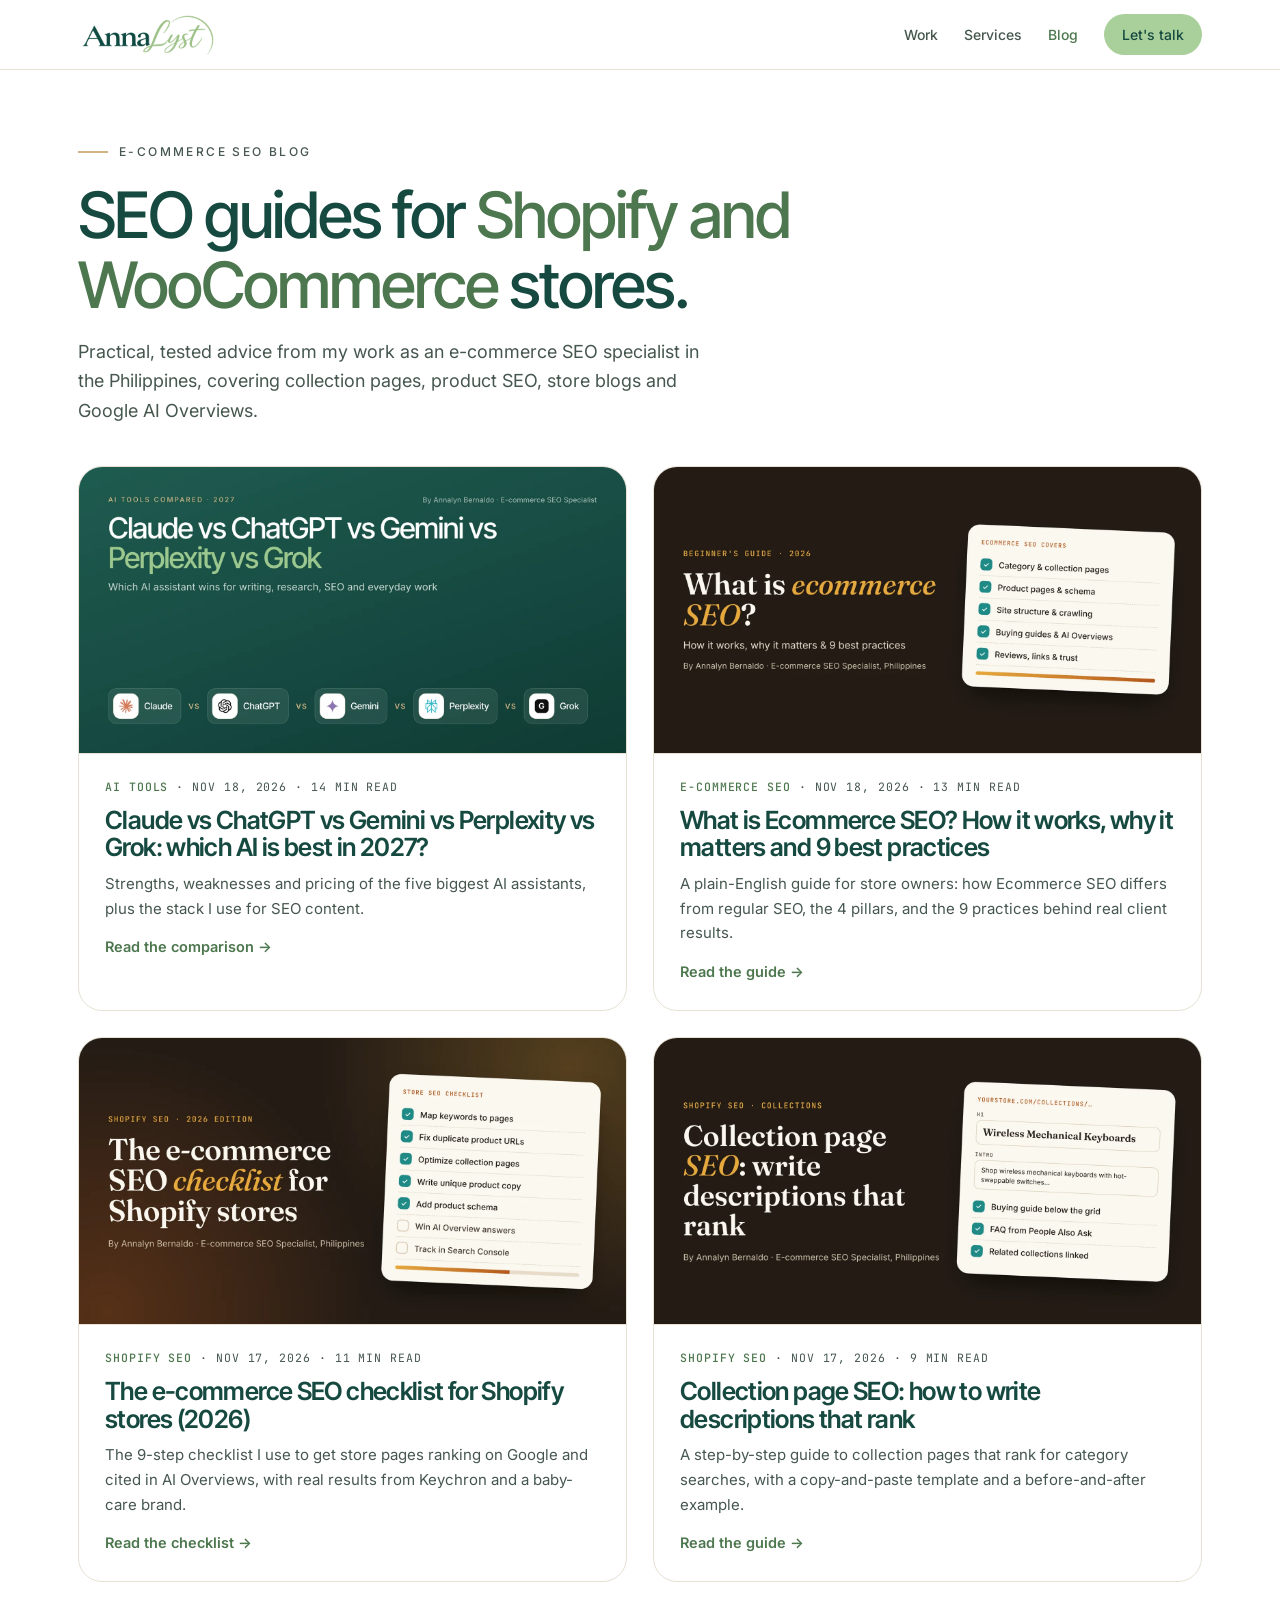
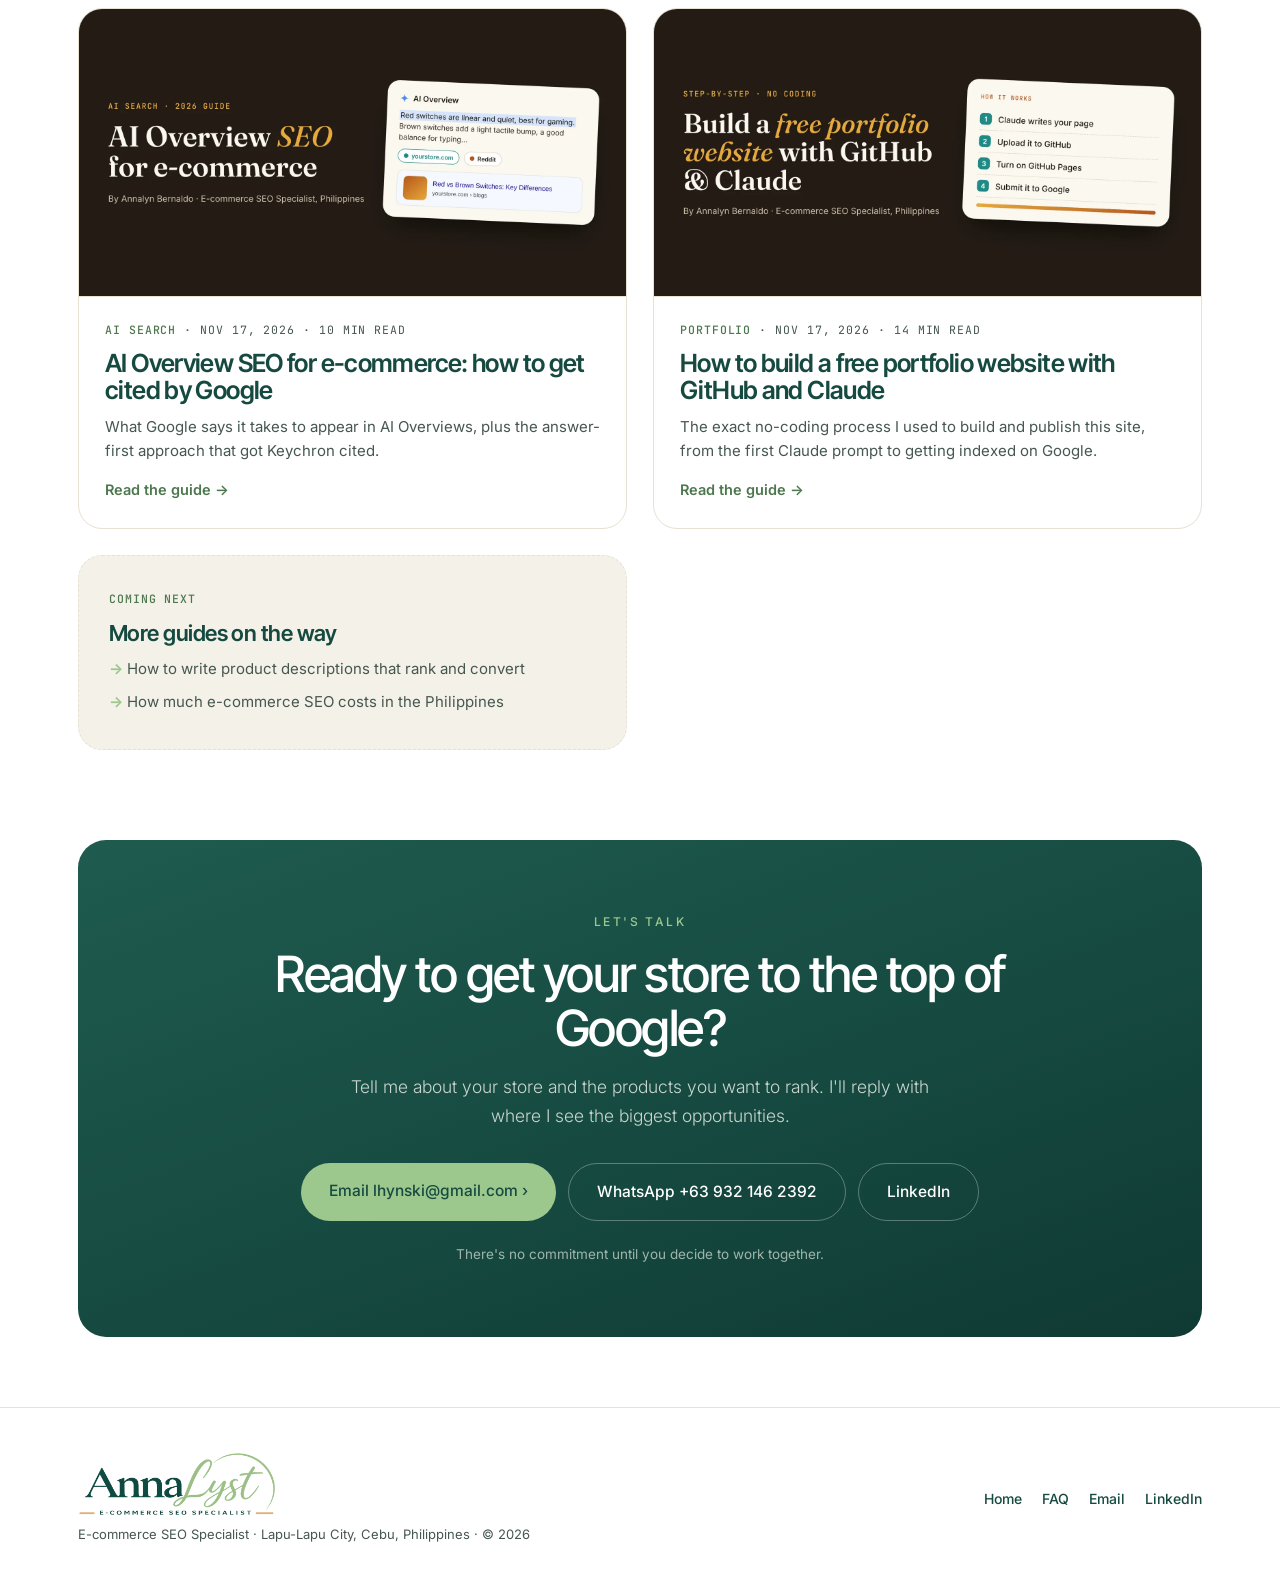
<file: blog/index.html>
<!doctype html>
<html lang="en">
<head>
<!-- Google tag (GA4) -->
<script async src="https://www.googletagmanager.com/gtm.js?id=GTM-K32SVDD8"></script>
<script>
  window.dataLayer = window.dataLayer || [];
  function gtag(){dataLayer.push(arguments);}
  gtag('js', new Date());
</script>

<meta charset="utf-8">
<meta name="viewport" content="width=device-width,initial-scale=1">
<title>E-commerce SEO Blog: Shopify SEO Guides | Annalyn Bernaldo</title>
<meta name="description" content="Practical e-commerce SEO guides for Shopify and WooCommerce stores from Annalyn Bernaldo, an e-commerce SEO specialist in the Philippines.">
<meta name="robots" content="index,follow,max-image-preview:large">
<link rel="canonical" href="https://seoannalyst.com/blog/">
<meta name="author" content="Annalyn Bernaldo">
<meta property="og:type" content="website">
<meta property="og:site_name" content="Annalyn Bernaldo">
<meta property="og:url" content="https://seoannalyst.com/blog/">
<meta property="og:title" content="E-commerce SEO Blog | Annalyn Bernaldo">
<meta property="og:description" content="Practical SEO guides for Shopify and WooCommerce stores.">
<meta property="og:image" content="https://seoannalyst.com/images/og-annalyst-ecommerce-seo-specialist.jpg">
<meta name="twitter:card" content="summary_large_image">
<meta name="theme-color" content="#FFFFFF">
<link rel="icon" href="data:image/svg+xml,%3Csvg xmlns='http://www.w3.org/2000/svg' viewBox='0 0 32 32'%3E%3Crect width='32' height='32' rx='8' fill='%23164A41'/%3E%3Ctext x='16' y='21.5' font-family='Arial,sans-serif' font-size='14' font-weight='700' fill='%239DC88D' text-anchor='middle'%3EAL%3C/text%3E%3C/svg%3E">
<link rel="preconnect" href="https://fonts.googleapis.com">
<link rel="preconnect" href="https://fonts.gstatic.com" crossorigin>
<link href="https://fonts.googleapis.com/css2?family=Inter+Tight:wght@400;500;600&family=Inter:wght@300;400;500;600;700&family=JetBrains+Mono:wght@400;500&display=swap" rel="stylesheet">
<link rel="stylesheet" href="blog.css">
<script type="application/ld+json">
{"@context":"https://schema.org","@graph":[
{"@type":"Blog","@id":"https://seoannalyst.com/blog/#blog","name":"E-commerce SEO Blog by Annalyn Bernaldo","url":"https://seoannalyst.com/blog/","inLanguage":"en",
 "author":{"@type":"Person","@id":"https://seoannalyst.com/#annalyn","name":"Annalyn Bernaldo"},
 "blogPost":[{"@type":"BlogPosting","headline":"Claude vs ChatGPT vs Gemini vs Perplexity vs Grok (2027)","url":"https://seoannalyst.com/blog/claude-vs-chatgpt-vs-gemini-vs-perplexity-vs-grok/","datePublished":"2026-11-18"},{"@type":"BlogPosting","headline":"What Is Ecommerce SEO? Guide, Strategy & Best Practices","url":"https://seoannalyst.com/blog/what-is-ecommerce-seo/","datePublished":"2026-11-18"},{"@type":"BlogPosting","headline":"The E-commerce SEO Checklist for Shopify Stores (2026)","url":"https://seoannalyst.com/blog/ecommerce-seo-checklist-shopify/","datePublished":"2026-11-17"},{"@type":"BlogPosting","headline":"Collection Page SEO: How to Write Descriptions That Rank","url":"https://seoannalyst.com/blog/collection-page-seo/","datePublished":"2026-11-17"},{"@type":"BlogPosting","headline":"AI Overview SEO for E-commerce: How to Get Cited by Google","url":"https://seoannalyst.com/blog/ai-overview-seo-ecommerce/","datePublished":"2026-11-17"},{"@type":"BlogPosting","headline":"How to Build a Free Portfolio Website with GitHub and Claude","url":"https://seoannalyst.com/blog/free-portfolio-website-github-claude/","datePublished":"2026-11-17"}]},
{"@type":"BreadcrumbList","itemListElement":[
 {"@type":"ListItem","position":1,"name":"Home","item":"https://seoannalyst.com/"},
 {"@type":"ListItem","position":2,"name":"Blog"}]}
]}
</script>
</head>
<body>

<nav>
  <div class="nav-inner">
    <a href="../" class="brand" aria-label="AnnaLyst home"><img src="../images/brand/annalyst-logo-wordmark.webp" width="407" height="120" alt="AnnaLyst, Annalyn Bernaldo"></a>
    <div class="nav-links">
      <a href="../#work" class="hide-sm">Work</a>
      <a href="../#services" class="hide-sm">Services</a>
      <a href="./" aria-current="page">Blog</a>
      <a href="../#contact" class="nav-cta">Let's talk</a>
    </div>
  </div>
</nav>

<main class="wrap">
  <header class="blog-hero">
    <div class="kicker">E-commerce SEO blog</div>
    <h1>SEO guides for <em>Shopify and WooCommerce</em> stores.</h1>
    <p>Practical, tested advice from my work as an e-commerce SEO specialist in the Philippines, covering collection pages, product SEO, store blogs and Google AI Overviews.</p>
  </header>

  <section class="posts" aria-label="Articles">
    <!-- NEW ARTICLE CARD: copy this <a class="post"> block for each new article -->
    <a class="post" href="claude-vs-chatgpt-vs-gemini-vs-perplexity-vs-grok/">
      <img src="../images/blog/claude-vs-chatgpt-vs-gemini-vs-perplexity-vs-grok-featured.webp" width="1600" height="840" alt="Claude vs ChatGPT vs Gemini vs Perplexity vs Grok compared">
      <div class="post-body">
        <div class="post-meta"><b>AI tools</b> · <time datetime="2026-11-18">Nov 18, 2026</time> · 14 min read</div>
        <h2>Claude vs ChatGPT vs Gemini vs Perplexity vs Grok: which AI is best in 2027?</h2>
        <p>Strengths, weaknesses and pricing of the five biggest AI assistants, plus the stack I use for SEO content.</p>
        <span class="more">Read the comparison →</span>
      </div>
    </a>
    <a class="post" href="what-is-ecommerce-seo/">
      <img src="../images/blog/what-is-ecommerce-seo-featured.webp" width="1600" height="840" alt="What is Ecommerce SEO? How it works, why it matters and 9 best practices">
      <div class="post-body">
        <div class="post-meta"><b>E-commerce SEO</b> · <time datetime="2026-11-18">Nov 18, 2026</time> · 13 min read</div>
        <h2>What is Ecommerce SEO? How it works, why it matters and 9 best practices</h2>
        <p>A plain-English guide for store owners: how Ecommerce SEO differs from regular SEO, the 4 pillars, and the 9 practices behind real client results.</p>
        <span class="more">Read the guide →</span>
      </div>
    </a>
    <a class="post" href="ecommerce-seo-checklist-shopify/">
      <img src="../images/blog/ecommerce-seo-checklist-shopify-featured.webp" width="1600" height="840" alt="The e-commerce SEO checklist for Shopify stores">
      <div class="post-body">
        <div class="post-meta"><b>Shopify SEO</b> · <time datetime="2026-11-17">Nov 17, 2026</time> · 11 min read</div>
        <h2>The e-commerce SEO checklist for Shopify stores (2026)</h2>
        <p>The 9-step checklist I use to get store pages ranking on Google and cited in AI Overviews, with real results from Keychron and a baby-care brand.</p>
        <span class="more">Read the checklist →</span>
      </div>
    </a>

    <a class="post" href="collection-page-seo/">
      <img src="../images/blog/collection-page-seo-featured.webp" width="1600" height="840" alt="Collection page SEO: how to write descriptions that rank" loading="lazy">
      <div class="post-body">
        <div class="post-meta"><b>Shopify SEO</b> · <time datetime="2026-11-17">Nov 17, 2026</time> · 9 min read</div>
        <h2>Collection page SEO: how to write descriptions that rank</h2>
        <p>A step-by-step guide to collection pages that rank for category searches, with a copy-and-paste template and a before-and-after example.</p>
        <span class="more">Read the guide →</span>
      </div>
    </a>
    <a class="post" href="ai-overview-seo-ecommerce/">
      <img src="../images/blog/ai-overview-seo-featured.webp" width="1600" height="840" alt="AI Overview SEO for e-commerce: how to get cited by Google" loading="lazy">
      <div class="post-body">
        <div class="post-meta"><b>AI search</b> · <time datetime="2026-11-17">Nov 17, 2026</time> · 10 min read</div>
        <h2>AI Overview SEO for e-commerce: how to get cited by Google</h2>
        <p>What Google says it takes to appear in AI Overviews, plus the answer-first approach that got Keychron cited.</p>
        <span class="more">Read the guide →</span>
      </div>
    </a>
    <a class="post" href="free-portfolio-website-github-claude/">
      <img src="../images/blog/free-portfolio-website-github-claude-featured.webp" width="1600" height="840" alt="How to build a free portfolio website with GitHub and Claude" loading="lazy">
      <div class="post-body">
        <div class="post-meta"><b>Portfolio</b> · <time datetime="2026-11-17">Nov 17, 2026</time> · 14 min read</div>
        <h2>How to build a free portfolio website with GitHub and Claude</h2>
        <p>The exact no-coding process I used to build and publish this site, from the first Claude prompt to getting indexed on Google.</p>
        <span class="more">Read the guide →</span>
      </div>
    </a>
    <div class="post soon">
      <div class="post-meta"><b>Coming next</b></div>
      <h2>More guides on the way</h2>
      <ul>
        <li>How to write product descriptions that rank and convert</li>
        <li>How much e-commerce SEO costs in the Philippines</li>
      </ul>
    </div>
  </section>

  <section class="cta" aria-labelledby="cta-h">
    <span class="cta-eyebrow">Let's talk</span>
    <h2 id="cta-h">Ready to get your store to the top of Google?</h2>
    <p>Tell me about your store and the products you want to rank. I'll reply with where I see the biggest opportunities.</p>
    <div class="row">
      <a class="btn cta-main" href="mailto:lhynski@gmail.com">Email lhynski@gmail.com <span aria-hidden="true">›</span></a>
      <a class="btn cta-line" href="https://wa.me/639321462392" target="_blank" rel="noopener">WhatsApp +63 932 146 2392</a>
      <a class="btn cta-line" href="https://www.linkedin.com/in/annalynbernaldo/" target="_blank" rel="noopener me">LinkedIn</a>
    </div>
    <small>There's no commitment until you decide to work together.</small>
  </section>
</main>

<footer>
  <div class="wrap foot">
    <div>
      <a href="../" class="brand brand-foot" aria-label="AnnaLyst home"><img src="../images/brand/annalyst-logo-ecommerce-seo-specialist.webp" width="741" height="240" alt="AnnaLyst, Annalyn Bernaldo, E-commerce SEO Specialist" loading="lazy"></a>
      <div class="foot-meta">E-commerce SEO Specialist · Lapu-Lapu City, Cebu, Philippines · © 2026</div>
    </div>
    <div class="foot-links">
      <a href="../">Home</a>
      <a href="../#faq">FAQ</a>
      <a href="mailto:lhynski@gmail.com">Email</a>
      <a href="https://www.linkedin.com/in/annalynbernaldo/" target="_blank" rel="noopener me">LinkedIn</a>
    </div>
  </div>
</footer>
<script>
// GA4 events: contact clicks, outbound proof links, SEO tool use
document.addEventListener('click',function(e){
  var a=e.target.closest('a,button');if(!a||typeof gtag!=='function')return;
  var h=a.getAttribute('href')||'';
  if(h.indexOf('mailto:')===0)gtag('event','contact_click',{method:'email',link_text:(a.textContent||'').trim().slice(0,60)});
  else if(h.indexOf('wa.me')>-1)gtag('event','contact_click',{method:'whatsapp',link_text:(a.textContent||'').trim().slice(0,60)});
  else if(h.indexOf('linkedin.com')>-1)gtag('event','contact_click',{method:'linkedin'});
  else if(/^https?:/.test(h)&&h.indexOf('seoannalyst.com')===-1)gtag('event','outbound_click',{link_url:h});
  if(a.matches('#scForm button[type=submit]'))gtag('event','seo_tool_generate');
});
</script>
</body>
</html>
</file>
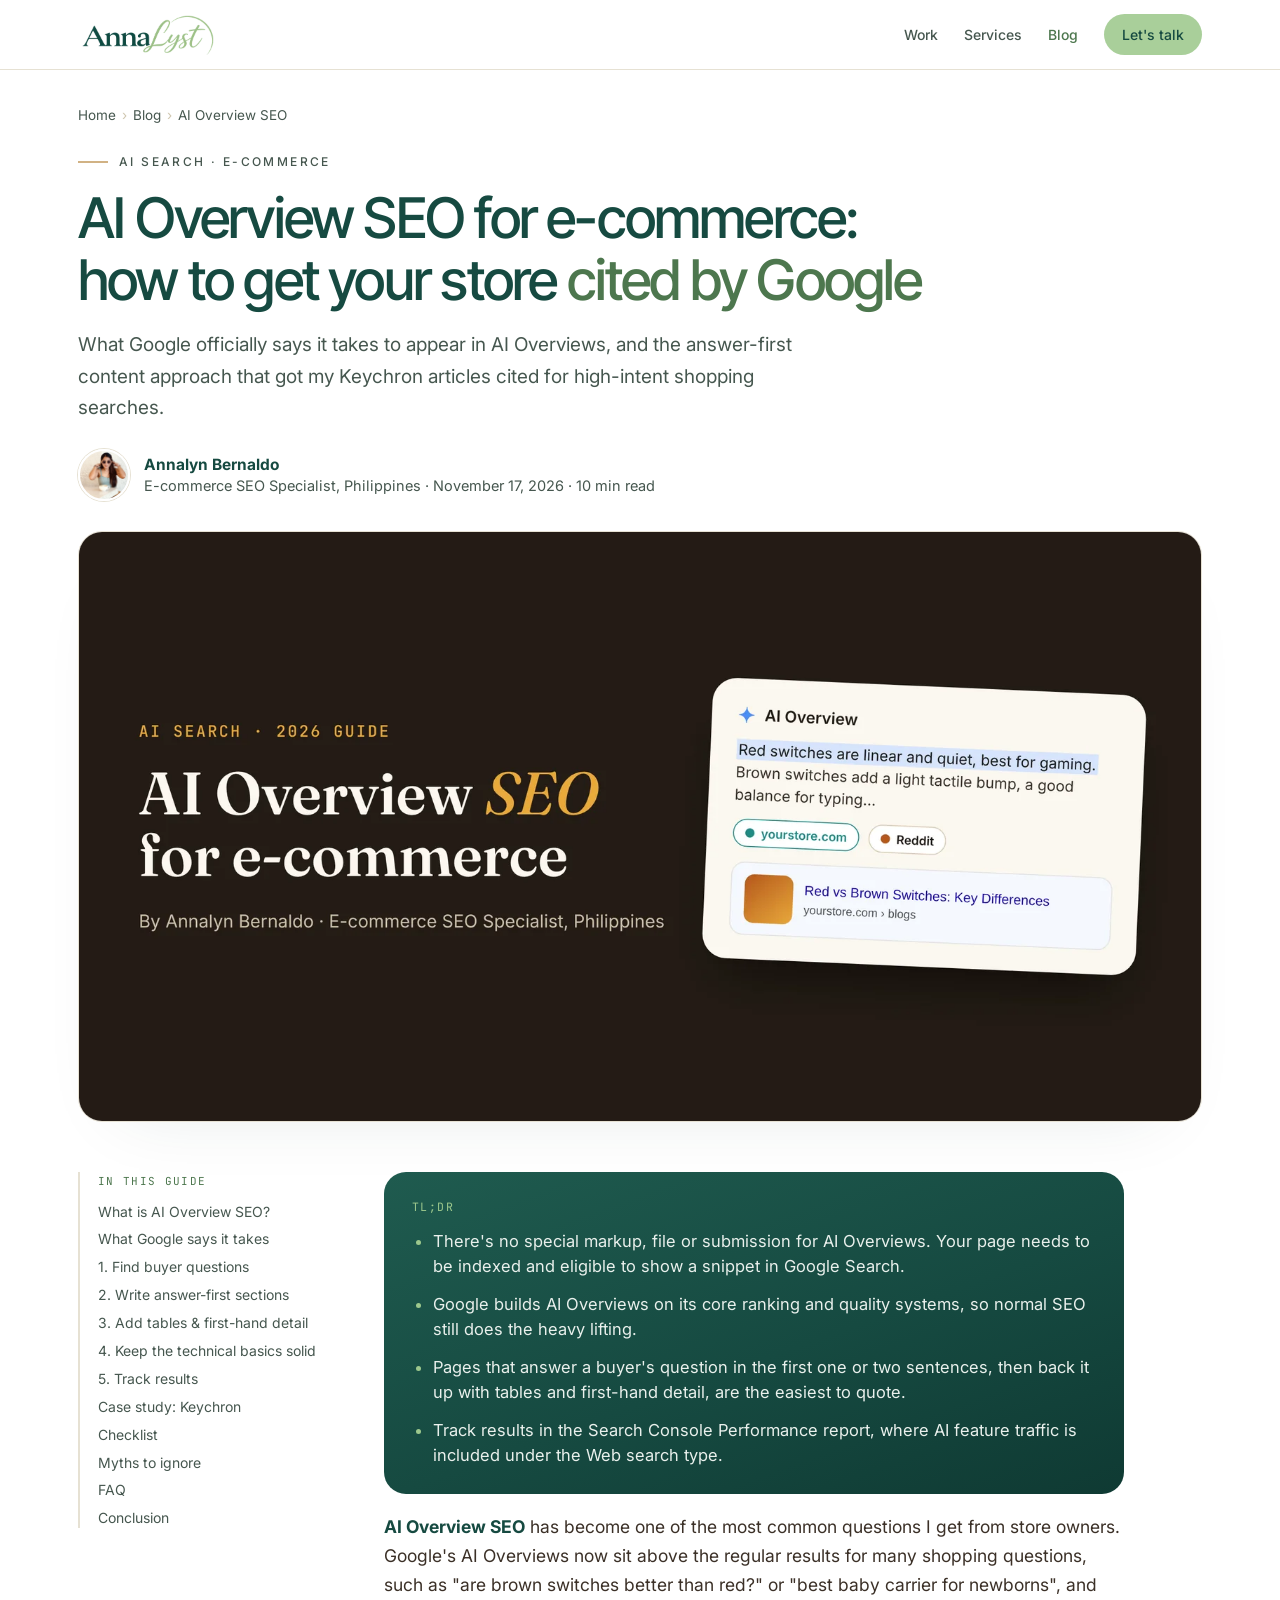
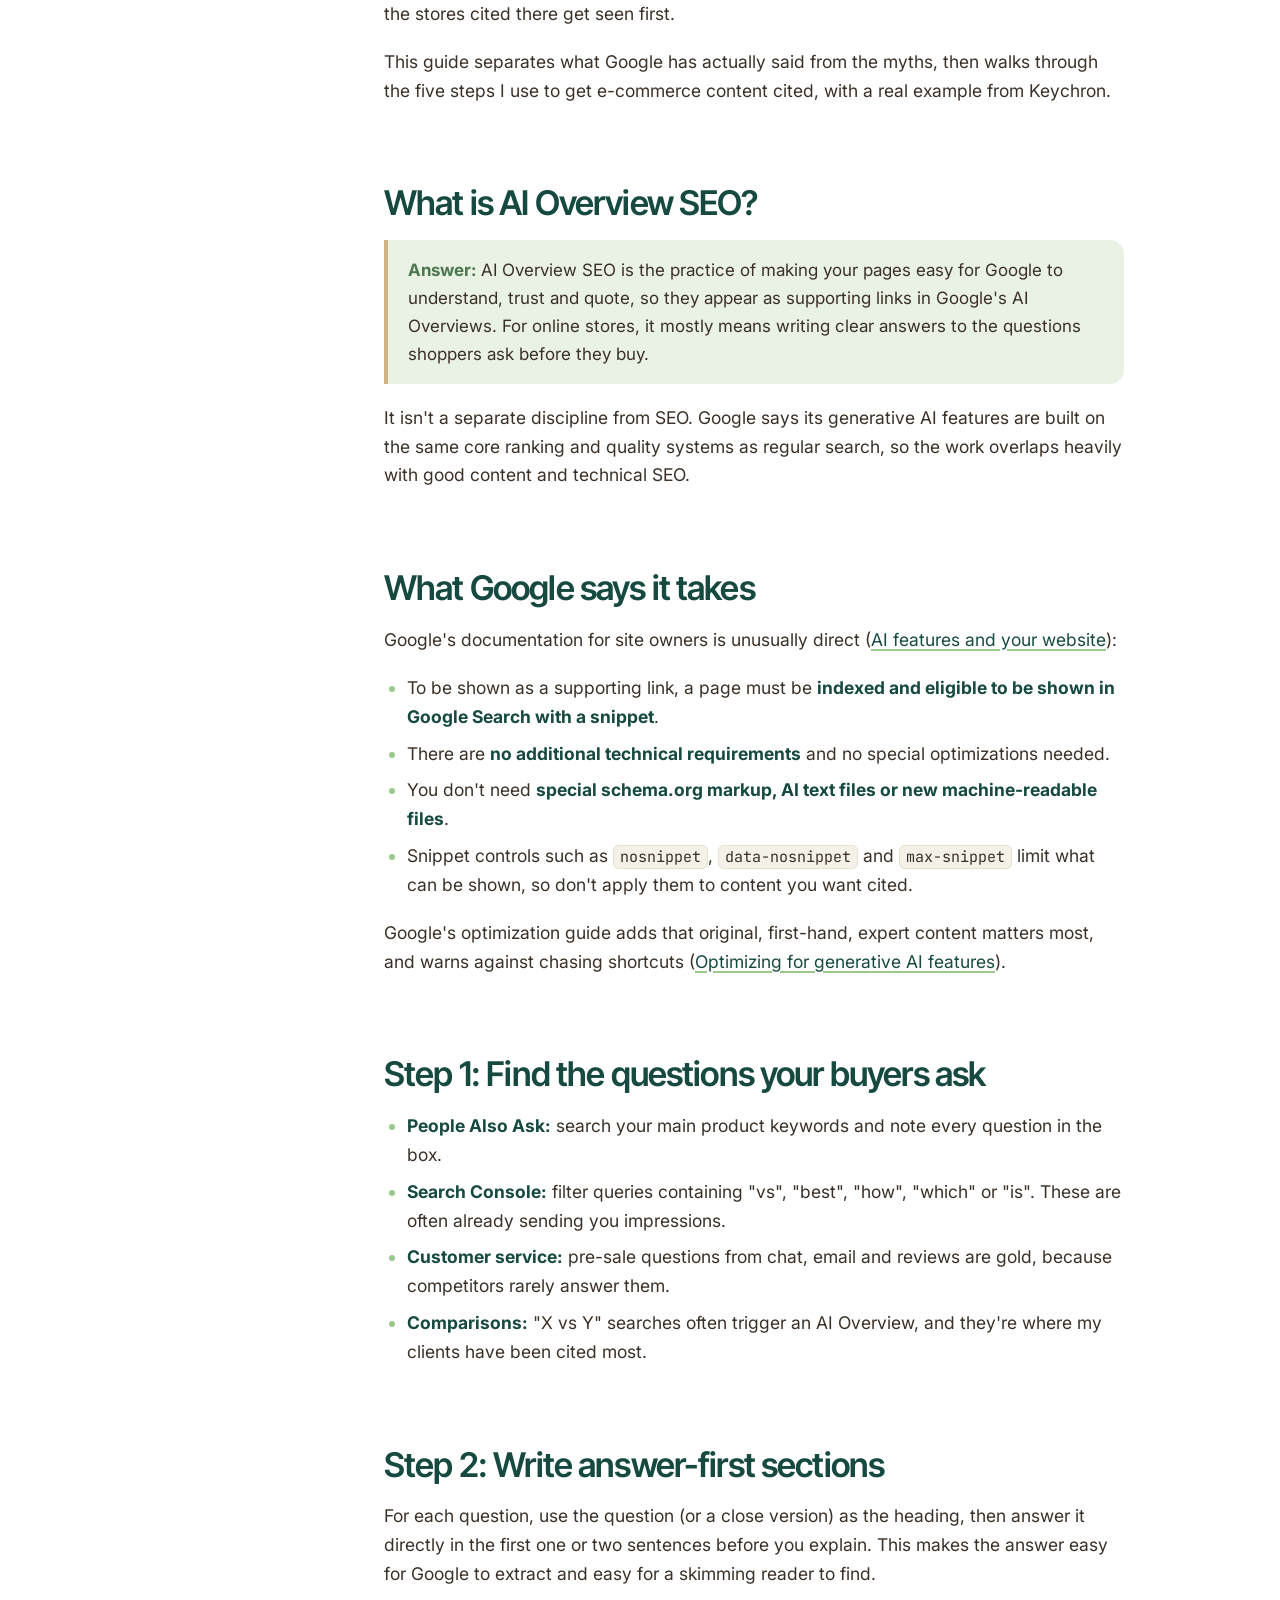
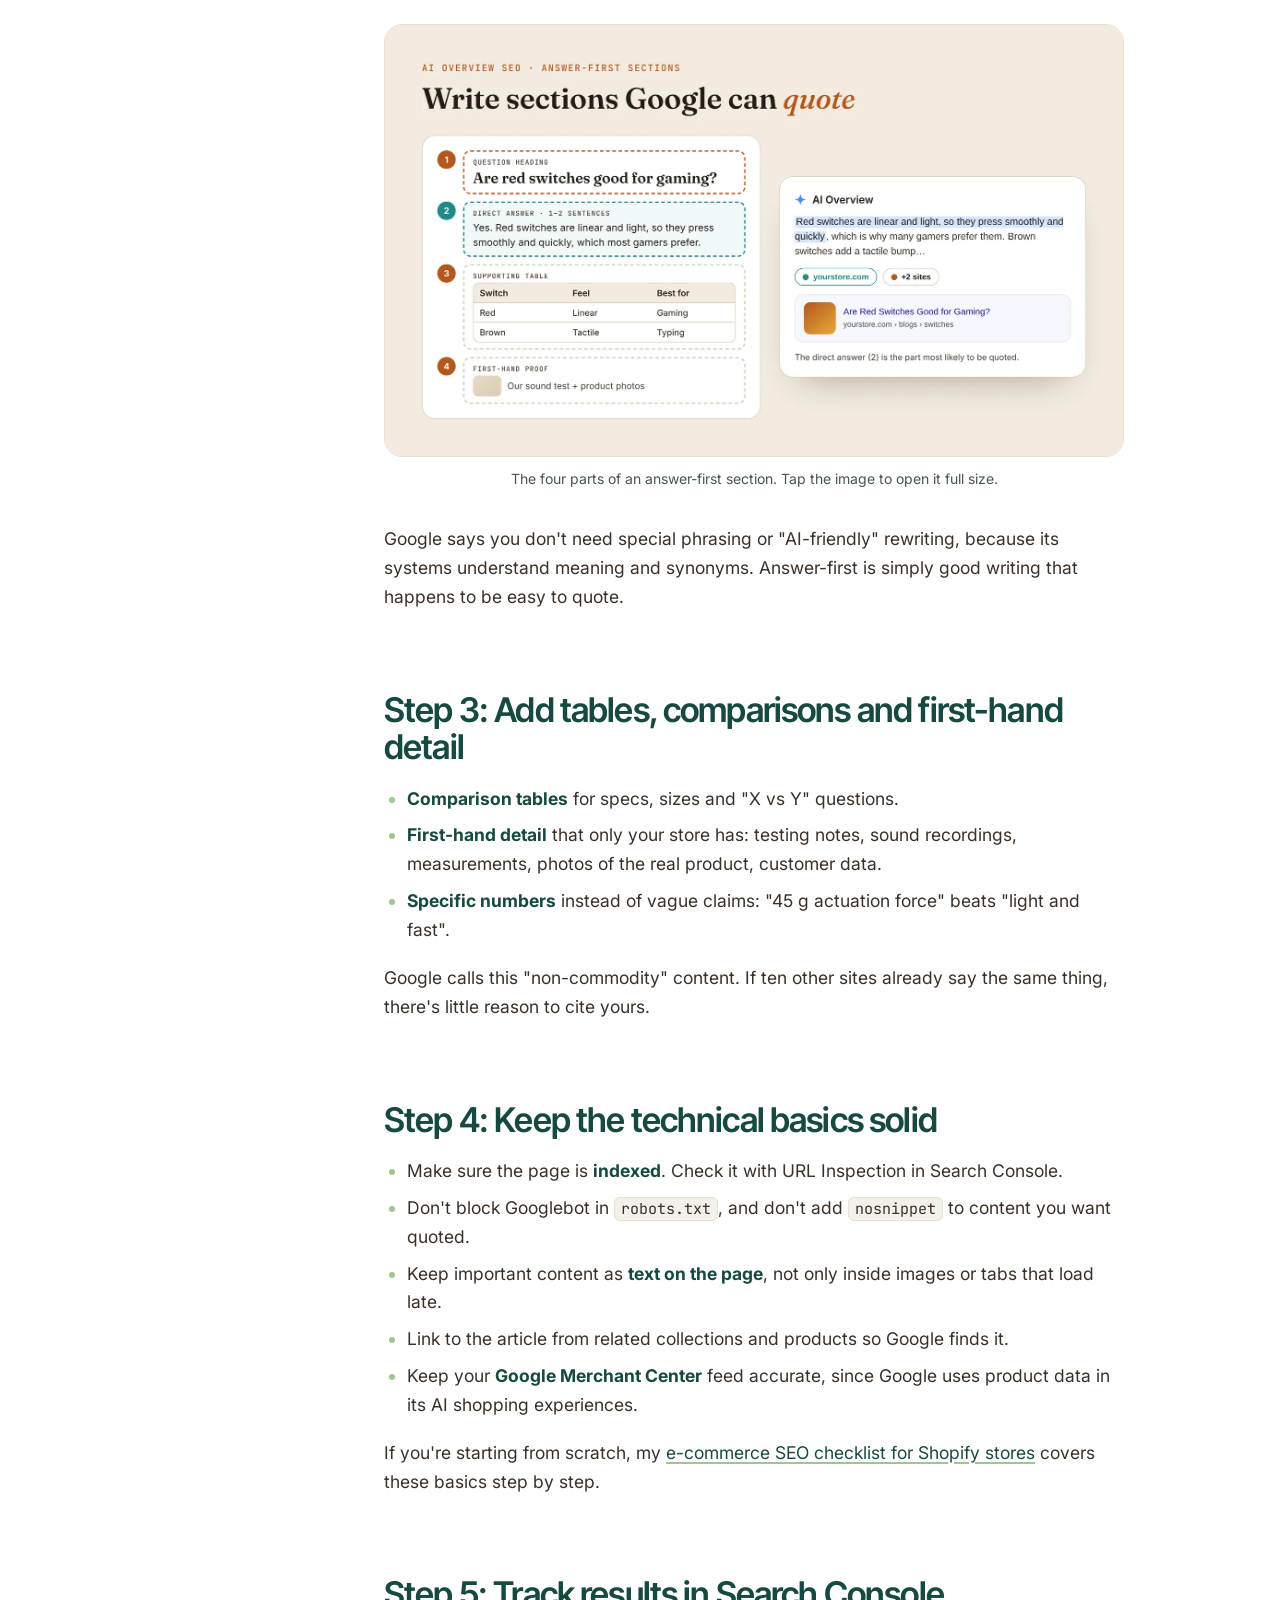
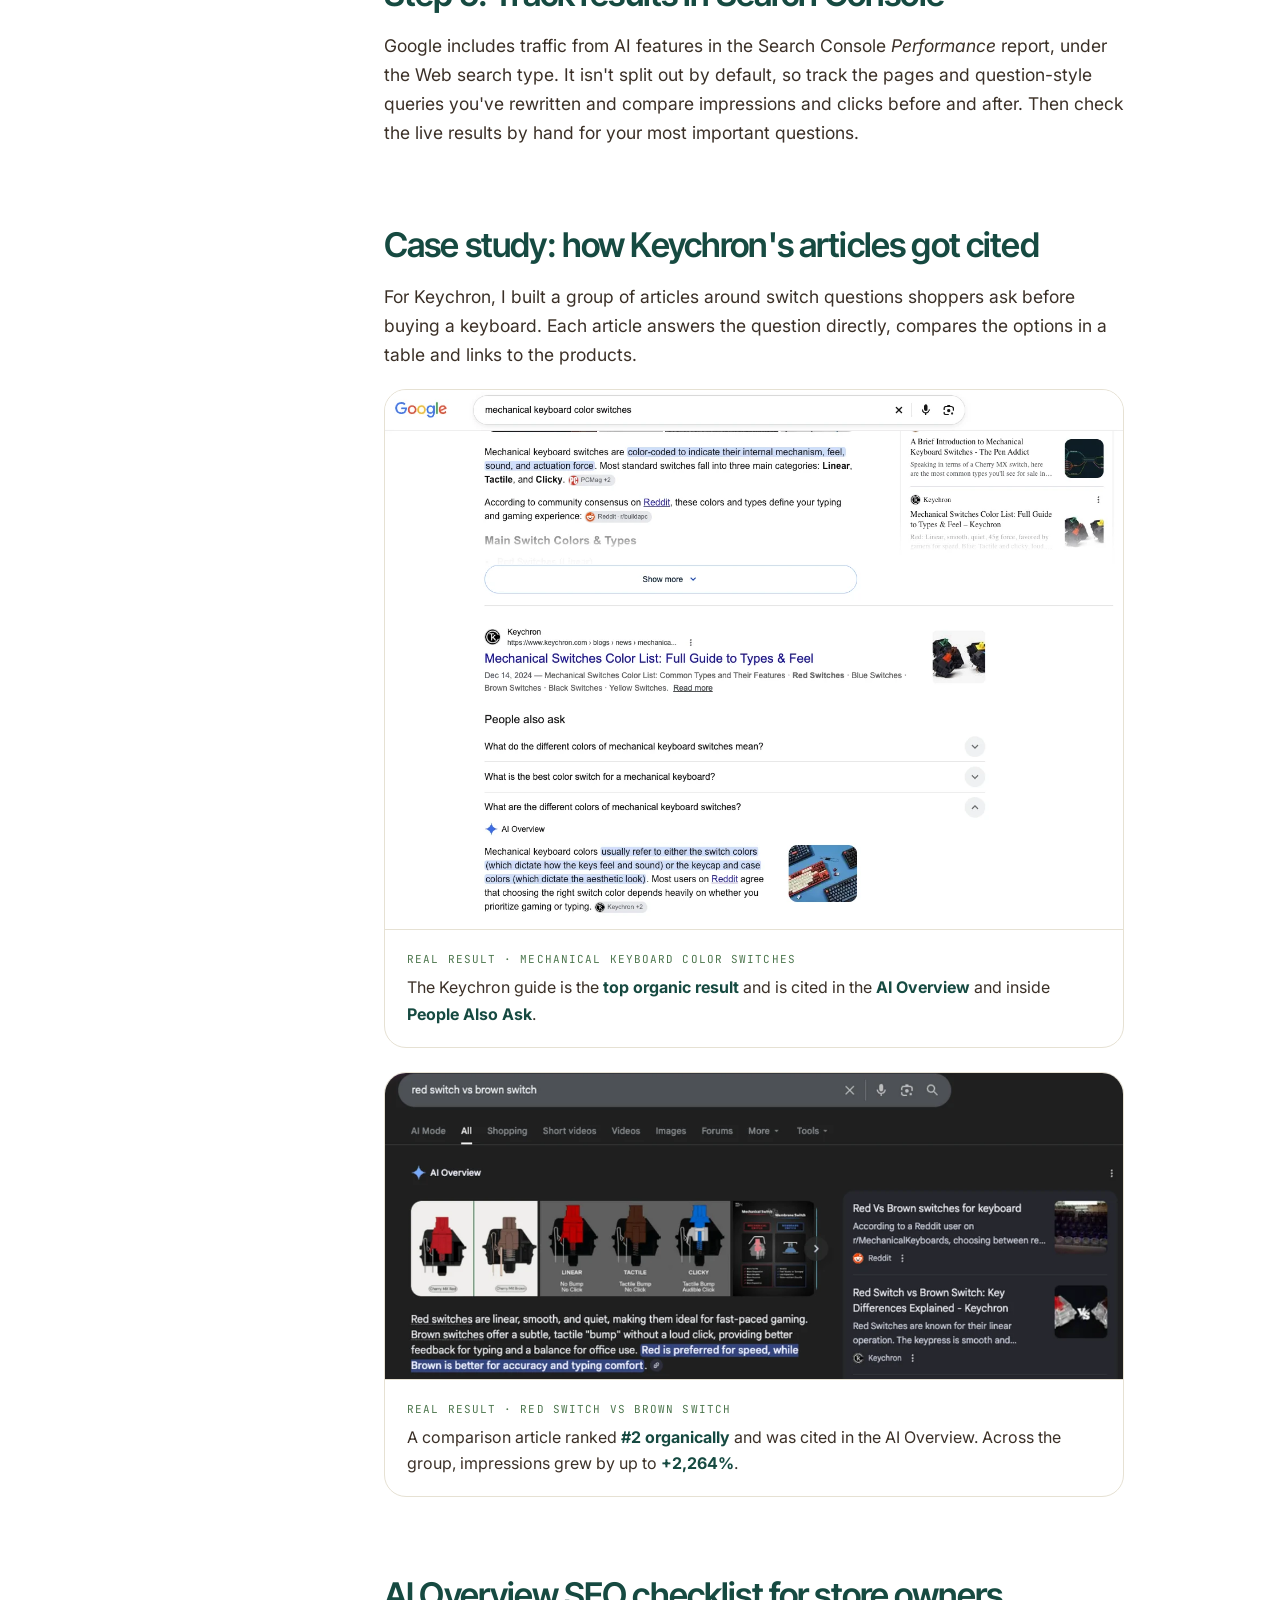
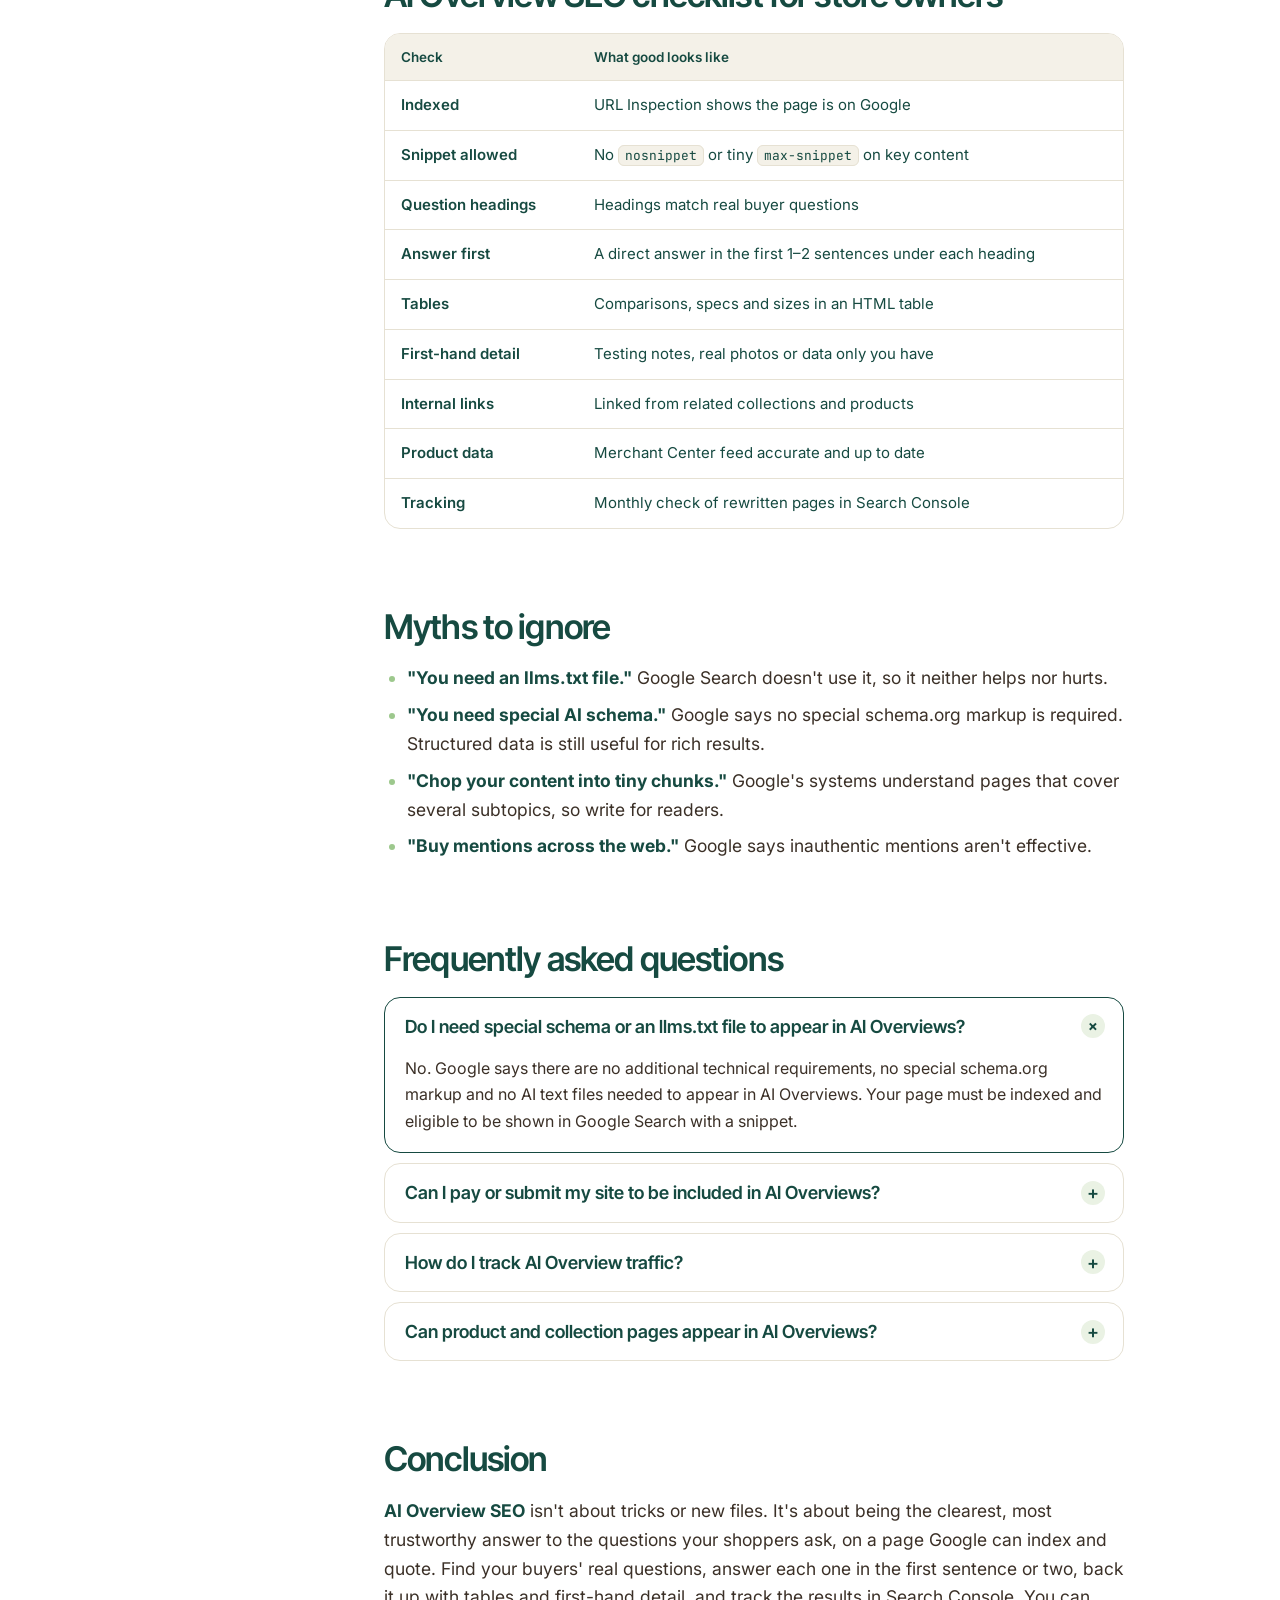
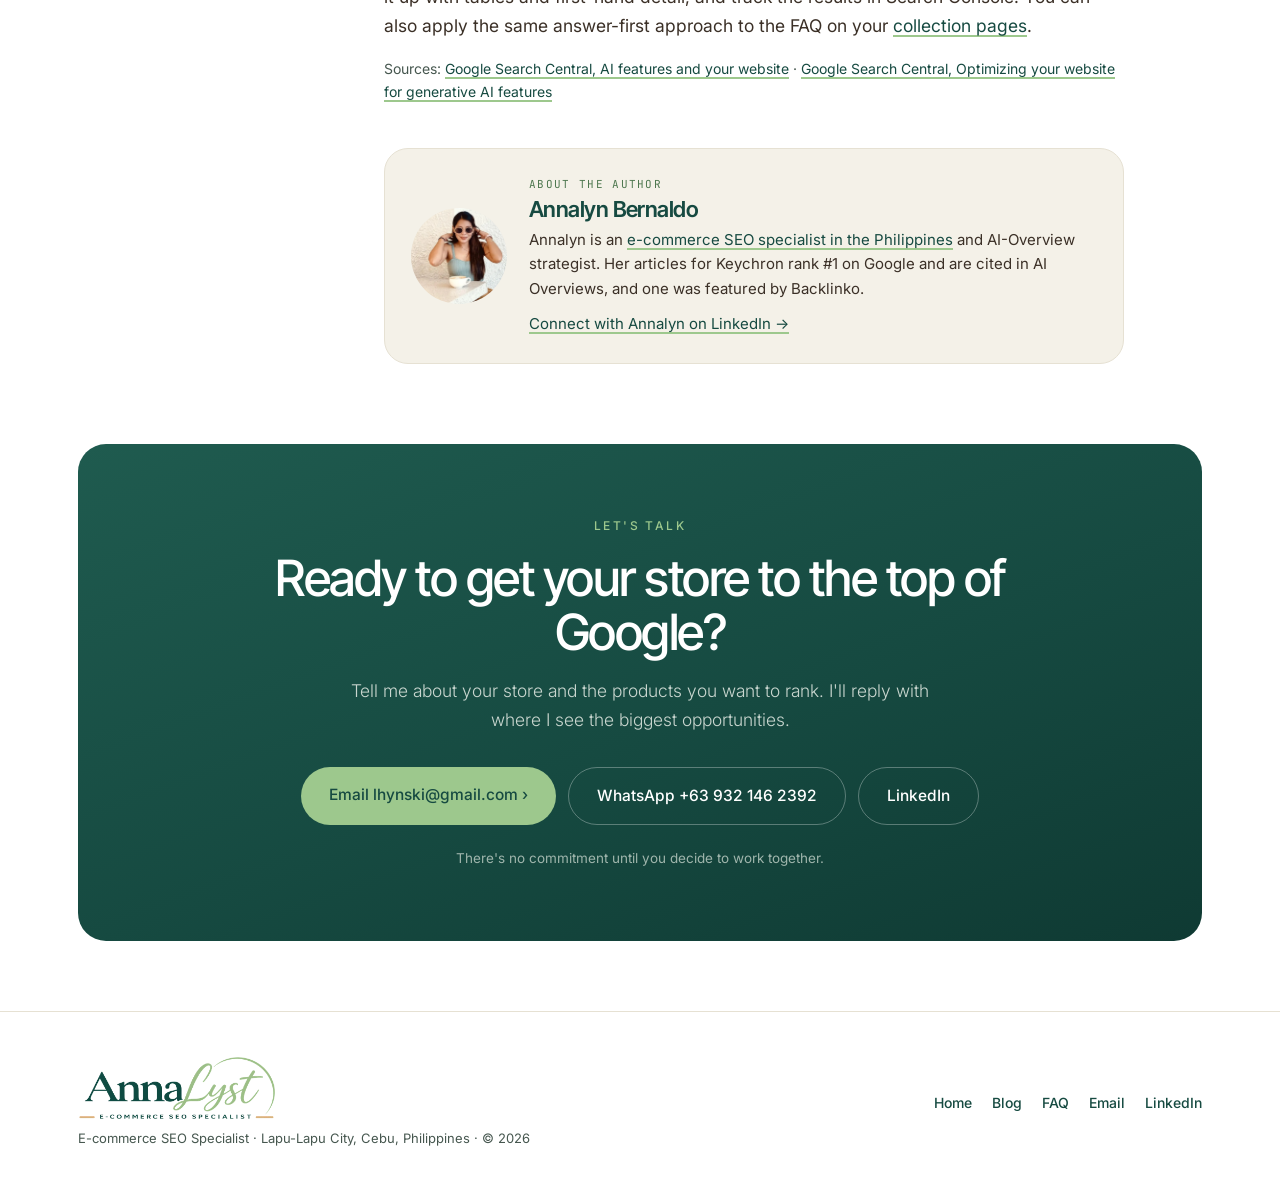
<file: blog/ai-overview-seo-ecommerce/index.html>
<!doctype html>
<html lang="en">
<head>
<!-- Google tag (GA4) -->
<script async src="https://www.googletagmanager.com/gtm.js?id=GTM-K32SVDD8"></script>
<script>
  window.dataLayer = window.dataLayer || [];
  function gtag(){dataLayer.push(arguments);}
  gtag('js', new Date());
</script>

<meta charset="utf-8">
<meta name="viewport" content="width=device-width,initial-scale=1">
<title>AI Overview SEO for E-commerce: How to Get Cited by Google</title>
<meta name="description" content="AI Overview SEO for online stores: what Google says it takes, how to write answer-first content, and the steps that got Keychron cited in AI Overviews.">
<meta name="robots" content="index,follow,max-image-preview:large">
<link rel="canonical" href="https://seoannalyst.com/blog/ai-overview-seo-ecommerce/">
<meta name="author" content="Annalyn Bernaldo">
<meta property="og:type" content="article">
<meta property="og:site_name" content="Annalyn Bernaldo">
<meta property="og:locale" content="en_PH">
<meta property="og:url" content="https://seoannalyst.com/blog/ai-overview-seo-ecommerce/">
<meta property="og:title" content="AI Overview SEO for E-commerce: How to Get Cited by Google">
<meta property="og:description" content="What Google says it takes to appear in AI Overviews, and the answer-first content approach that got Keychron cited.">
<meta property="og:image" content="https://seoannalyst.com/images/blog/ai-overview-seo-og.jpg">
<meta property="og:image:width" content="1200">
<meta property="og:image:height" content="630">
<meta property="og:image:alt" content="AI Overview SEO for e-commerce">
<meta property="article:published_time" content="2026-11-17">
<meta property="article:author" content="Annalyn Bernaldo">
<meta name="twitter:card" content="summary_large_image">
<meta name="twitter:title" content="AI Overview SEO for E-commerce: How to Get Cited by Google">
<meta name="twitter:description" content="What Google says it takes to appear in AI Overviews, and how online stores can get cited.">
<meta name="twitter:image" content="https://seoannalyst.com/images/blog/ai-overview-seo-og.jpg">
<meta name="theme-color" content="#FFFFFF">
<link rel="icon" href="data:image/svg+xml,%3Csvg xmlns='http://www.w3.org/2000/svg' viewBox='0 0 32 32'%3E%3Crect width='32' height='32' rx='8' fill='%23164A41'/%3E%3Ctext x='16' y='21.5' font-family='Arial,sans-serif' font-size='14' font-weight='700' fill='%239DC88D' text-anchor='middle'%3EAL%3C/text%3E%3C/svg%3E">
<link rel="preload" as="image" href="../../images/blog/ai-overview-seo-featured.webp" fetchpriority="high">
<link rel="preconnect" href="https://fonts.googleapis.com">
<link rel="preconnect" href="https://fonts.gstatic.com" crossorigin>
<link href="https://fonts.googleapis.com/css2?family=Inter+Tight:wght@400;500;600&family=Inter:wght@300;400;500;600;700&family=JetBrains+Mono:wght@400;500&display=swap" rel="stylesheet">
<link rel="stylesheet" href="../blog.css">
<script type="application/ld+json">
{"@context":"https://schema.org","@graph":[
{"@type":"BlogPosting","@id":"https://seoannalyst.com/blog/ai-overview-seo-ecommerce/#article",
 "headline":"AI Overview SEO for E-commerce: How to Get Cited by Google",
 "description":"AI Overview SEO for online stores: what Google says it takes, how to write answer-first content, and the steps that got Keychron cited in AI Overviews.",
 "image":["https://seoannalyst.com/images/blog/ai-overview-seo-og.jpg","https://seoannalyst.com/images/blog/ai-overview-seo-featured.webp"],
 "datePublished":"2026-11-17","dateModified":"2026-11-17","inLanguage":"en",
 "mainEntityOfPage":"https://seoannalyst.com/blog/ai-overview-seo-ecommerce/",
 "keywords":"AI Overview SEO, Google AI Overviews, e-commerce SEO",
 "author":{"@type":"Person","@id":"https://seoannalyst.com/#annalyn","name":"Annalyn Bernaldo","url":"https://seoannalyst.com/","jobTitle":"E-commerce SEO Specialist","sameAs":["https://www.linkedin.com/in/annalynbernaldo/"]},
 "publisher":{"@type":"Person","@id":"https://seoannalyst.com/#annalyn","name":"Annalyn Bernaldo"},
 "about":["AI Overview SEO","Google AI Overviews","E-commerce SEO"]},
{"@type":"BreadcrumbList","itemListElement":[
 {"@type":"ListItem","position":1,"name":"Home","item":"https://seoannalyst.com/"},
 {"@type":"ListItem","position":2,"name":"Blog","item":"https://seoannalyst.com/blog/"},
 {"@type":"ListItem","position":3,"name":"AI Overview SEO for E-commerce"}]},
{"@type":"FAQPage","mainEntity":[
 {"@type":"Question","name":"Do I need special schema or an llms.txt file to appear in AI Overviews?","acceptedAnswer":{"@type":"Answer","text":"No. Google says there are no additional technical requirements, no special schema.org markup and no AI text files needed to appear in AI Overviews. Your page must be indexed and eligible to be shown in Google Search with a snippet."}},
 {"@type":"Question","name":"Can I pay or submit my site to be included in AI Overviews?","acceptedAnswer":{"@type":"Answer","text":"No. AI Overviews choose supporting links from pages Google has already indexed, using its core ranking and quality systems. The way in is helpful, original content and solid technical SEO."}},
 {"@type":"Question","name":"How do I track AI Overview traffic?","acceptedAnswer":{"@type":"Answer","text":"Google includes traffic from AI features in the Search Console Performance report under the Web search type. Watch impressions and clicks for question-style queries and for the pages you have rewritten in an answer-first format."}},
 {"@type":"Question","name":"Can product and collection pages appear in AI Overviews?","acceptedAnswer":{"@type":"Answer","text":"Yes, any indexed page can be a supporting link, but in practice buying guides, comparisons and FAQ sections are cited most often for shopping questions. Keeping your Google Merchant Center feed accurate also helps your products appear in Google's AI shopping experiences."}}
]}
]}
</script>
</head>
<body>

<nav>
  <div class="nav-inner">
    <a href="../../" class="brand" aria-label="AnnaLyst home"><img src="../../images/brand/annalyst-logo-wordmark.webp" width="407" height="120" alt="AnnaLyst, Annalyn Bernaldo"></a>
    <div class="nav-links">
      <a href="../../#work" class="hide-sm">Work</a>
      <a href="../../#services" class="hide-sm">Services</a>
      <a href="../" aria-current="page">Blog</a>
      <a href="../../#contact" class="nav-cta">Let's talk</a>
    </div>
  </div>
</nav>

<main class="wrap">
  <nav class="crumbs" aria-label="Breadcrumb" style="position:static;background:none;border:0;backdrop-filter:none">
    <ol>
      <li><a href="../../">Home</a></li>
      <li><a href="../">Blog</a></li>
      <li aria-current="page">AI Overview SEO</li>
    </ol>
  </nav>

  <header class="a-head">
    <div class="kicker">AI search · E-commerce</div>
    <h1>AI Overview SEO for e-commerce: how to get your store <em>cited by Google</em></h1>
    <p class="dek">What Google officially says it takes to appear in AI Overviews, and the answer-first content approach that got my Keychron articles cited for high-intent shopping searches.</p>
    <div class="byline">
      <img src="../../images/annalyn-bernaldo-seo-specialist-cebu.webp" width="52" height="52" alt="Annalyn Bernaldo">
      <div class="who"><b>Annalyn Bernaldo</b><span>E-commerce SEO Specialist, Philippines · <time datetime="2026-11-17">November 17, 2026</time> · 10 min read</span></div>
    </div>
  </header>

  <div class="hero-img">
    <img src="../../images/blog/ai-overview-seo-featured.webp" width="1600" height="840" alt="AI Overview SEO for e-commerce, by Annalyn Bernaldo" fetchpriority="high">
  </div>

  <div class="a-grid">
    <aside class="toc" aria-label="Table of contents">
      <div class="t">In this guide</div>
      <ol>
        <li><a href="#what-is">What is AI Overview SEO?</a></li>
        <li><a href="#google-says">What Google says it takes</a></li>
        <li><a href="#step-1">1. Find buyer questions</a></li>
        <li><a href="#step-2">2. Write answer-first sections</a></li>
        <li><a href="#step-3">3. Add tables &amp; first-hand detail</a></li>
        <li><a href="#step-4">4. Keep the technical basics solid</a></li>
        <li><a href="#step-5">5. Track results</a></li>
        <li><a href="#case">Case study: Keychron</a></li>
        <li><a href="#checklist">Checklist</a></li>
        <li><a href="#myths">Myths to ignore</a></li>
        <li><a href="#faq">FAQ</a></li>
        <li><a href="#conclusion">Conclusion</a></li>
      </ol>
    </aside>

    <article class="prose">
      <div class="tldr">
        <div class="t">TL;DR</div>
        <ul>
          <li>There's no special markup, file or submission for AI Overviews. Your page needs to be indexed and eligible to show a snippet in Google Search.</li>
          <li>Google builds AI Overviews on its core ranking and quality systems, so normal SEO still does the heavy lifting.</li>
          <li>Pages that answer a buyer's question in the first one or two sentences, then back it up with tables and first-hand detail, are the easiest to quote.</li>
          <li>Track results in the Search Console Performance report, where AI feature traffic is included under the Web search type.</li>
        </ul>
      </div>

      <p><strong>AI Overview SEO</strong> has become one of the most common questions I get from store owners. Google's AI Overviews now sit above the regular results for many shopping questions, such as "are brown switches better than red?" or "best baby carrier for newborns", and the stores cited there get seen first.</p>
      <p>This guide separates what Google has actually said from the myths, then walks through the five steps I use to get e-commerce content cited, with a real example from Keychron.</p>

      <h2 id="what-is">What is AI Overview SEO?</h2>
      <p class="answer"><b>Answer:</b> AI Overview SEO is the practice of making your pages easy for Google to understand, trust and quote, so they appear as supporting links in Google's AI Overviews. For online stores, it mostly means writing clear answers to the questions shoppers ask before they buy.</p>
      <p>It isn't a separate discipline from SEO. Google says its generative AI features are built on the same core ranking and quality systems as regular search, so the work overlaps heavily with good content and technical SEO.</p>

      <h2 id="google-says">What Google says it takes</h2>
      <p>Google's documentation for site owners is unusually direct (<a href="https://developers.google.com/search/docs/appearance/ai-features" target="_blank" rel="noopener">AI features and your website</a>):</p>
      <ul>
        <li>To be shown as a supporting link, a page must be <strong>indexed and eligible to be shown in Google Search with a snippet</strong>.</li>
        <li>There are <strong>no additional technical requirements</strong> and no special optimizations needed.</li>
        <li>You don't need <strong>special schema.org markup, AI text files or new machine-readable files</strong>.</li>
        <li>Snippet controls such as <code>nosnippet</code>, <code>data-nosnippet</code> and <code>max-snippet</code> limit what can be shown, so don't apply them to content you want cited.</li>
      </ul>
      <p>Google's optimization guide adds that original, first-hand, expert content matters most, and warns against chasing shortcuts (<a href="https://developers.google.com/search/docs/fundamentals/ai-optimization-guide" target="_blank" rel="noopener">Optimizing for generative AI features</a>).</p>

      <h2 id="step-1">Step 1: Find the questions your buyers ask</h2>
      <ul>
        <li><strong>People Also Ask:</strong> search your main product keywords and note every question in the box.</li>
        <li><strong>Search Console:</strong> filter queries containing "vs", "best", "how", "which" or "is". These are often already sending you impressions.</li>
        <li><strong>Customer service:</strong> pre-sale questions from chat, email and reviews are gold, because competitors rarely answer them.</li>
        <li><strong>Comparisons:</strong> "X vs Y" searches often trigger an AI Overview, and they're where my clients have been cited most.</li>
      </ul>

      <h2 id="step-2">Step 2: Write answer-first sections</h2>
      <p>For each question, use the question (or a close version) as the heading, then answer it directly in the first one or two sentences before you explain. This makes the answer easy for Google to extract and easy for a skimming reader to find.</p>
      <figure>
        <a href="../../images/blog/ai-overview-seo-answer-first-section.webp" target="_blank" rel="noopener" title="Open full-size image"><img src="../../images/blog/ai-overview-seo-answer-first-section.webp" width="1600" height="935" alt="Diagram of an answer-first section for AI Overview SEO: question heading, direct answer, supporting table and first-hand proof, next to how the answer appears in an AI Overview" loading="lazy" decoding="async"></a>
        <figcaption>The four parts of an answer-first section. Tap the image to open it full size.</figcaption>
      </figure>
      <p>Google says you don't need special phrasing or "AI-friendly" rewriting, because its systems understand meaning and synonyms. Answer-first is simply good writing that happens to be easy to quote.</p>

      <h2 id="step-3">Step 3: Add tables, comparisons and first-hand detail</h2>
      <ul>
        <li><strong>Comparison tables</strong> for specs, sizes and "X vs Y" questions.</li>
        <li><strong>First-hand detail</strong> that only your store has: testing notes, sound recordings, measurements, photos of the real product, customer data.</li>
        <li><strong>Specific numbers</strong> instead of vague claims: "45 g actuation force" beats "light and fast".</li>
      </ul>
      <p>Google calls this "non-commodity" content. If ten other sites already say the same thing, there's little reason to cite yours.</p>

      <h2 id="step-4">Step 4: Keep the technical basics solid</h2>
      <ul>
        <li>Make sure the page is <strong>indexed</strong>. Check it with URL Inspection in Search Console.</li>
        <li>Don't block Googlebot in <code>robots.txt</code>, and don't add <code>nosnippet</code> to content you want quoted.</li>
        <li>Keep important content as <strong>text on the page</strong>, not only inside images or tabs that load late.</li>
        <li>Link to the article from related collections and products so Google finds it.</li>
        <li>Keep your <strong>Google Merchant Center</strong> feed accurate, since Google uses product data in its AI shopping experiences.</li>
      </ul>
      <p>If you're starting from scratch, my <a href="../ecommerce-seo-checklist-shopify/">e-commerce SEO checklist for Shopify stores</a> covers these basics step by step.</p>

      <h2 id="step-5">Step 5: Track results in Search Console</h2>
      <p>Google includes traffic from AI features in the Search Console <em>Performance</em> report, under the Web search type. It isn't split out by default, so track the pages and question-style queries you've rewritten and compare impressions and clicks before and after. Then check the live results by hand for your most important questions.</p>

      <h2 id="case">Case study: how Keychron's articles got cited</h2>
      <p>For Keychron, I built a group of articles around switch questions shoppers ask before buying a keyboard. Each article answers the question directly, compares the options in a table and links to the products.</p>
      <div class="case">
        <img src="../../images/google-ai-overview-citation-keychron.webp" width="1291" height="943" alt="Google results for mechanical keyboard color switches with the Keychron article as the top organic result and cited in the AI Overview and People Also Ask" loading="lazy" decoding="async">
        <div class="cb">
          <div class="ck">Real result · mechanical keyboard color switches</div>
          <p>The Keychron guide is the <strong>top organic result</strong> and is cited in the <strong>AI Overview</strong> and inside <strong>People Also Ask</strong>.</p>
        </div>
      </div>
      <div class="case" style="margin-top:1.4em">
        <img src="../../images/keychron-switch-keywords-top-rankings.webp" width="1369" height="566" alt="Google search for red switch vs brown switch with the Keychron article cited in the AI Overview" loading="lazy" decoding="async">
        <div class="cb">
          <div class="ck">Real result · red switch vs brown switch</div>
          <p>A comparison article ranked <strong>#2 organically</strong> and was cited in the AI Overview. Across the group, impressions grew by up to <strong>+2,264%</strong>.</p>
        </div>
      </div>

      <h2 id="checklist">AI Overview SEO checklist for store owners</h2>
      <div class="table-wrap">
        <table>
          <thead><tr><th>Check</th><th>What good looks like</th></tr></thead>
          <tbody>
            <tr><td>Indexed</td><td>URL Inspection shows the page is on Google</td></tr>
            <tr><td>Snippet allowed</td><td>No <code>nosnippet</code> or tiny <code>max-snippet</code> on key content</td></tr>
            <tr><td>Question headings</td><td>Headings match real buyer questions</td></tr>
            <tr><td>Answer first</td><td>A direct answer in the first 1–2 sentences under each heading</td></tr>
            <tr><td>Tables</td><td>Comparisons, specs and sizes in an HTML table</td></tr>
            <tr><td>First-hand detail</td><td>Testing notes, real photos or data only you have</td></tr>
            <tr><td>Internal links</td><td>Linked from related collections and products</td></tr>
            <tr><td>Product data</td><td>Merchant Center feed accurate and up to date</td></tr>
            <tr><td>Tracking</td><td>Monthly check of rewritten pages in Search Console</td></tr>
          </tbody>
        </table>
      </div>

      <h2 id="myths">Myths to ignore</h2>
      <ul>
        <li><strong>"You need an llms.txt file."</strong> Google Search doesn't use it, so it neither helps nor hurts.</li>
        <li><strong>"You need special AI schema."</strong> Google says no special schema.org markup is required. Structured data is still useful for rich results.</li>
        <li><strong>"Chop your content into tiny chunks."</strong> Google's systems understand pages that cover several subtopics, so write for readers.</li>
        <li><strong>"Buy mentions across the web."</strong> Google says inauthentic mentions aren't effective.</li>
      </ul>

      <h2 id="faq">Frequently asked questions</h2>
      <div class="faq">
        <details open><summary>Do I need special schema or an llms.txt file to appear in AI Overviews?</summary><p>No. Google says there are no additional technical requirements, no special schema.org markup and no AI text files needed to appear in AI Overviews. Your page must be indexed and eligible to be shown in Google Search with a snippet.</p></details>
        <details><summary>Can I pay or submit my site to be included in AI Overviews?</summary><p>No. AI Overviews choose supporting links from pages Google has already indexed, using its core ranking and quality systems. The way in is helpful, original content and solid technical SEO.</p></details>
        <details><summary>How do I track AI Overview traffic?</summary><p>Google includes traffic from AI features in the Search Console Performance report under the Web search type. Watch impressions and clicks for question-style queries and for the pages you have rewritten in an answer-first format.</p></details>
        <details><summary>Can product and collection pages appear in AI Overviews?</summary><p>Yes, any indexed page can be a supporting link, but in practice buying guides, comparisons and FAQ sections are cited most often for shopping questions. Keeping your Google Merchant Center feed accurate also helps your products appear in Google's AI shopping experiences.</p></details>
      </div>

      <h2 id="conclusion">Conclusion</h2>
      <p><strong>AI Overview SEO</strong> isn't about tricks or new files. It's about being the clearest, most trustworthy answer to the questions your shoppers ask, on a page Google can index and quote. Find your buyers' real questions, answer each one in the first sentence or two, back it up with tables and first-hand detail, and track the results in Search Console. You can also apply the same answer-first approach to the FAQ on your <a href="../collection-page-seo/">collection pages</a>.</p>

      <p style="font-size:14px;color:var(--ink-soft)">Sources: <a href="https://developers.google.com/search/docs/appearance/ai-features" target="_blank" rel="noopener">Google Search Central, AI features and your website</a> · <a href="https://developers.google.com/search/docs/fundamentals/ai-optimization-guide" target="_blank" rel="noopener">Google Search Central, Optimizing your website for generative AI features</a></p>

      <div class="author">
        <img src="../../images/annalyn-bernaldo-seo-specialist-cebu.webp" width="96" height="96" alt="Annalyn Bernaldo, e-commerce SEO specialist" loading="lazy">
        <div>
          <div class="k">About the author</div>
          <h3>Annalyn Bernaldo</h3>
          <p>Annalyn is an <a href="../../">e-commerce SEO specialist in the Philippines</a> and AI-Overview strategist. Her articles for Keychron rank #1 on Google and are cited in AI Overviews, and one was featured by Backlinko.</p>
          <p style="margin-top:10px!important"><a href="https://www.linkedin.com/in/annalynbernaldo/" target="_blank" rel="noopener me">Connect with Annalyn on LinkedIn →</a></p>
        </div>
      </div>
    </article>
  </div>

  <section class="cta" aria-labelledby="cta-h">
    <span class="cta-eyebrow">Let's talk</span>
    <h2 id="cta-h">Ready to get your store to the top of Google?</h2>
    <p>Tell me about your store and the products you want to rank. I'll reply with where I see the biggest opportunities.</p>
    <div class="row">
      <a class="btn cta-main" href="mailto:lhynski@gmail.com">Email lhynski@gmail.com <span aria-hidden="true">›</span></a>
      <a class="btn cta-line" href="https://wa.me/639321462392" target="_blank" rel="noopener">WhatsApp +63 932 146 2392</a>
      <a class="btn cta-line" href="https://www.linkedin.com/in/annalynbernaldo/" target="_blank" rel="noopener me">LinkedIn</a>
    </div>
    <small>There's no commitment until you decide to work together.</small>
  </section>
</main>

<footer>
  <div class="wrap foot">
    <div>
      <a href="../../" class="brand brand-foot" aria-label="AnnaLyst home"><img src="../../images/brand/annalyst-logo-ecommerce-seo-specialist.webp" width="741" height="240" alt="AnnaLyst, Annalyn Bernaldo, E-commerce SEO Specialist" loading="lazy"></a>
      <div class="foot-meta">E-commerce SEO Specialist · Lapu-Lapu City, Cebu, Philippines · © 2026</div>
    </div>
    <div class="foot-links">
      <a href="../../">Home</a>
      <a href="../">Blog</a>
      <a href="../../#faq">FAQ</a>
      <a href="mailto:lhynski@gmail.com">Email</a>
      <a href="https://www.linkedin.com/in/annalynbernaldo/" target="_blank" rel="noopener me">LinkedIn</a>
    </div>
  </div>
</footer>

<script>
(function(){
  var links=[].slice.call(document.querySelectorAll('.toc a'));
  if(!('IntersectionObserver' in window)||!links.length)return;
  var map={};links.forEach(function(a){map[a.getAttribute('href').slice(1)]=a});
  var io=new IntersectionObserver(function(es){es.forEach(function(e){if(e.isIntersecting){links.forEach(function(a){a.classList.remove('on')});var a=map[e.target.id];if(a)a.classList.add('on')}})},{rootMargin:'-20% 0px -70% 0px'});
  Object.keys(map).forEach(function(id){var el=document.getElementById(id);if(el)io.observe(el)});
})();
</script>
<script>
// GA4 events: contact clicks, outbound proof links, SEO tool use
document.addEventListener('click',function(e){
  var a=e.target.closest('a,button');if(!a||typeof gtag!=='function')return;
  var h=a.getAttribute('href')||'';
  if(h.indexOf('mailto:')===0)gtag('event','contact_click',{method:'email',link_text:(a.textContent||'').trim().slice(0,60)});
  else if(h.indexOf('wa.me')>-1)gtag('event','contact_click',{method:'whatsapp',link_text:(a.textContent||'').trim().slice(0,60)});
  else if(h.indexOf('linkedin.com')>-1)gtag('event','contact_click',{method:'linkedin'});
  else if(/^https?:/.test(h)&&h.indexOf('seoannalyst.com')===-1)gtag('event','outbound_click',{link_url:h});
  if(a.matches('#scForm button[type=submit]'))gtag('event','seo_tool_generate');
});
</script>
</body>
</html>
</file>
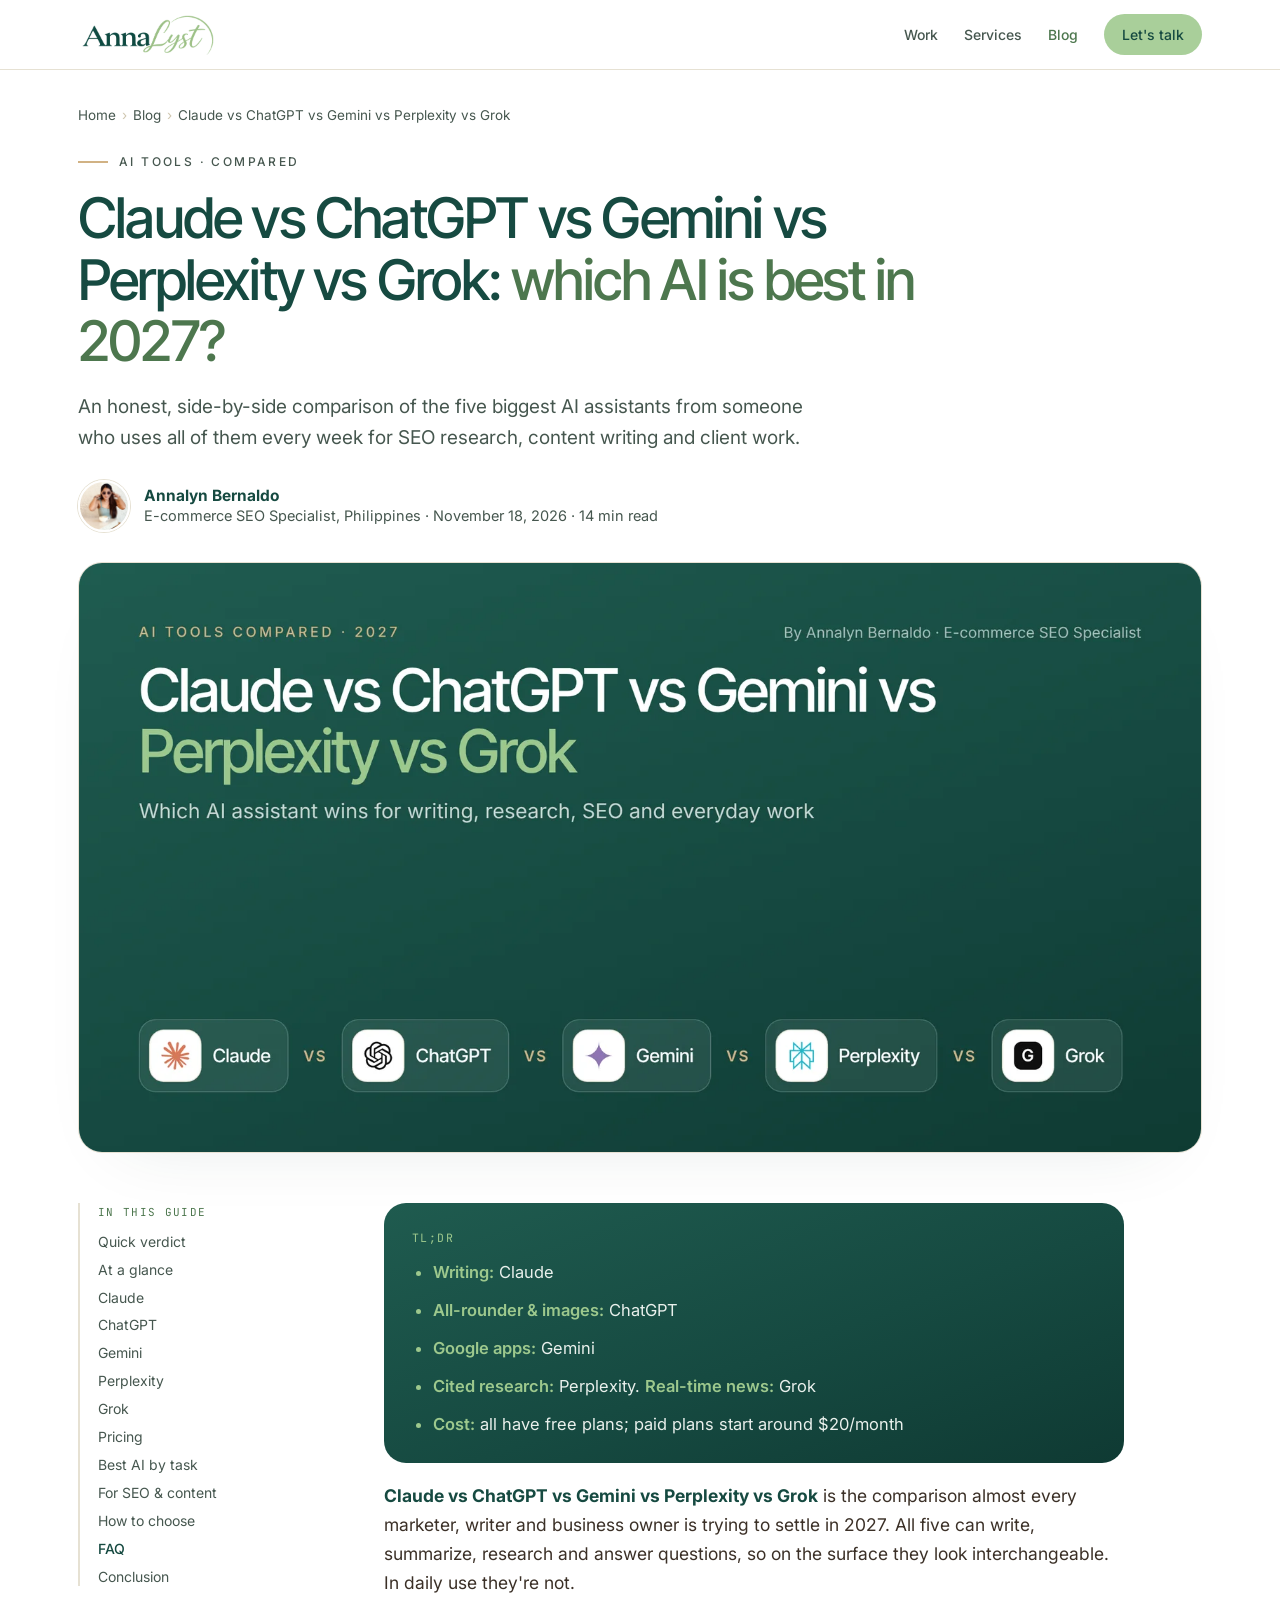
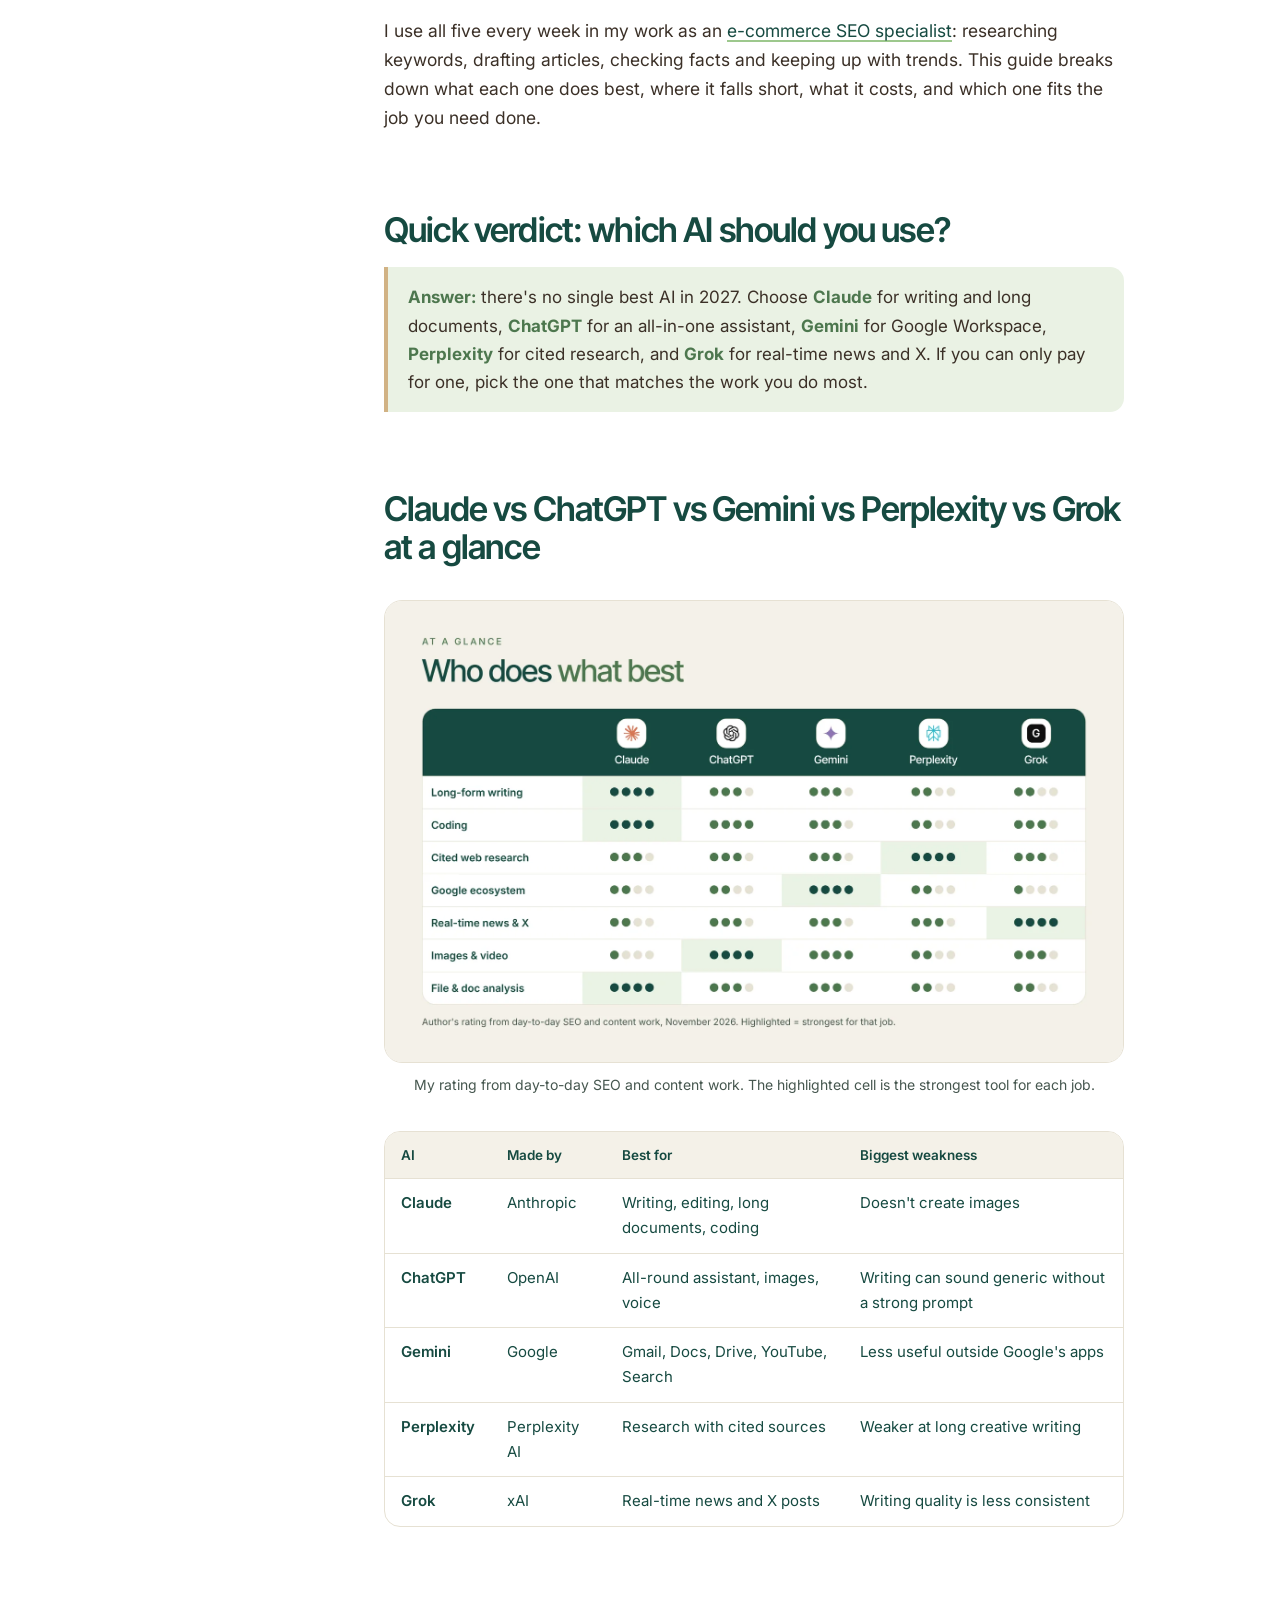
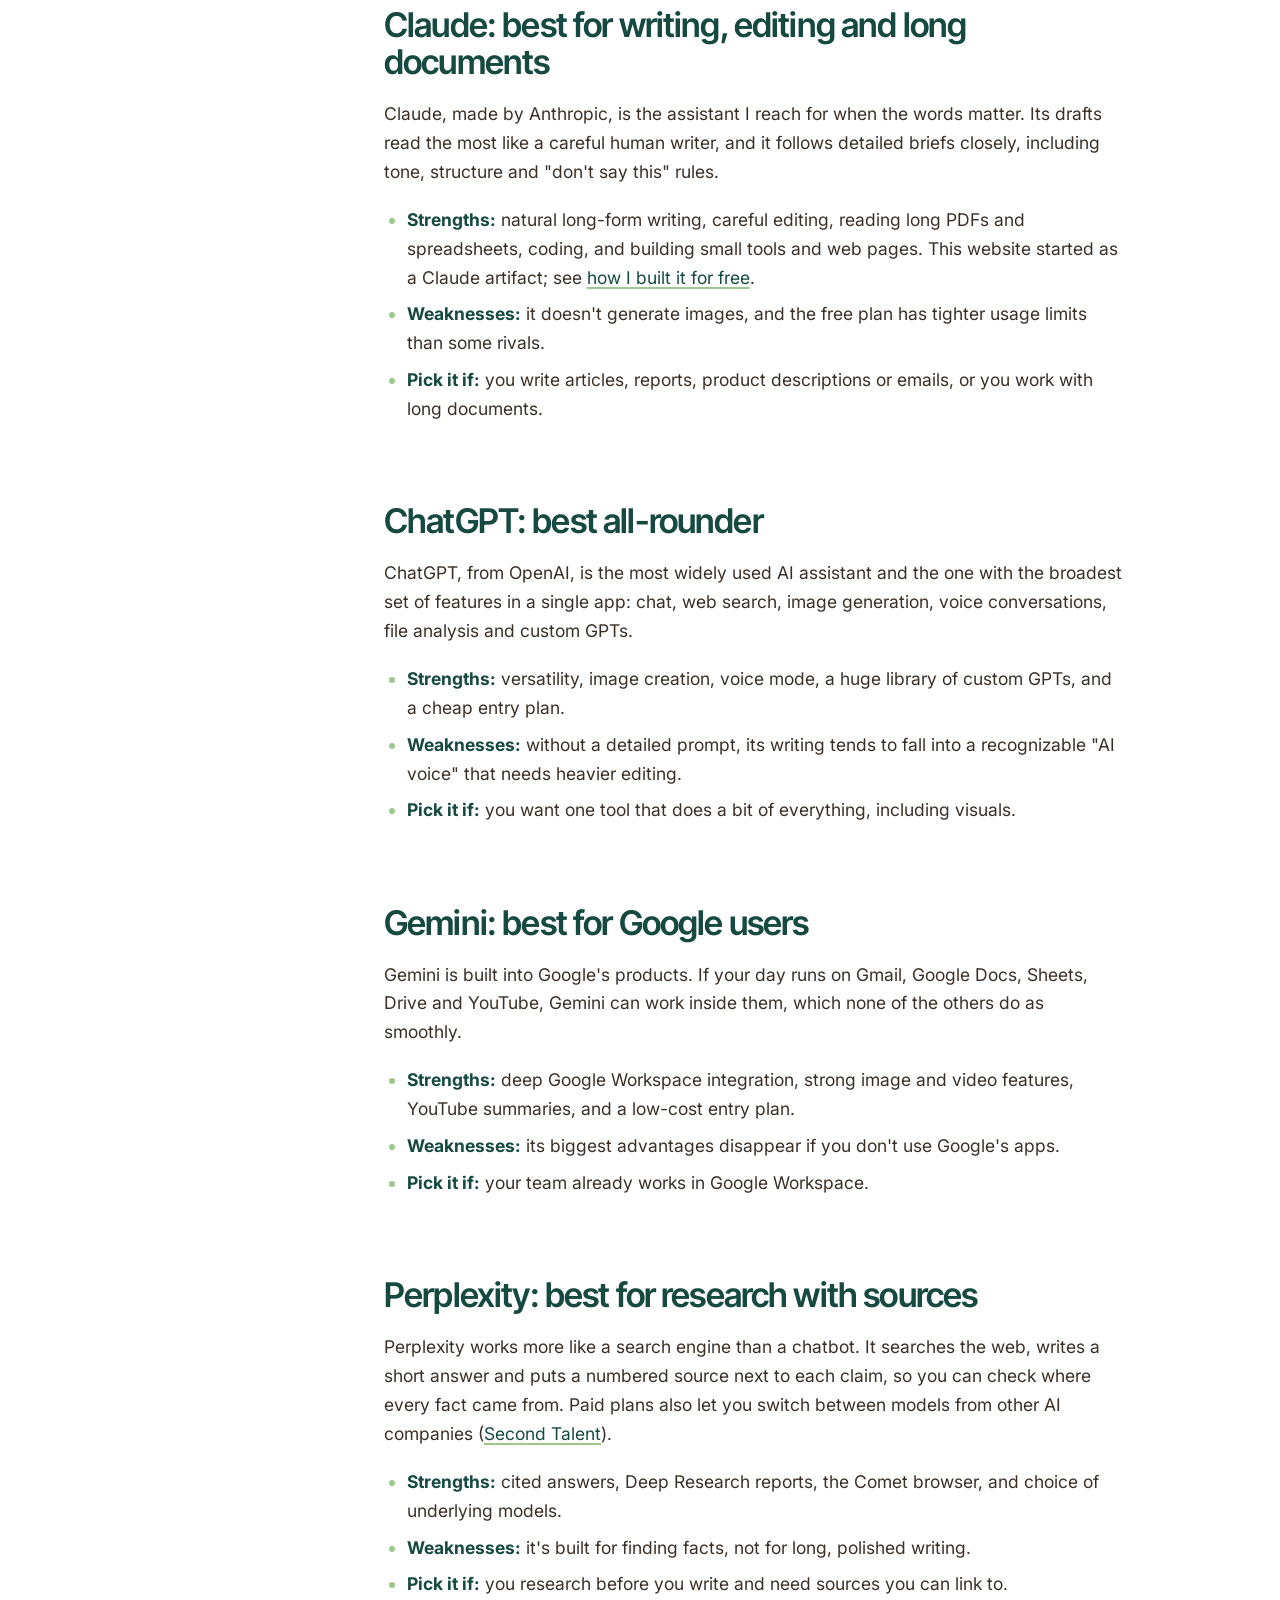
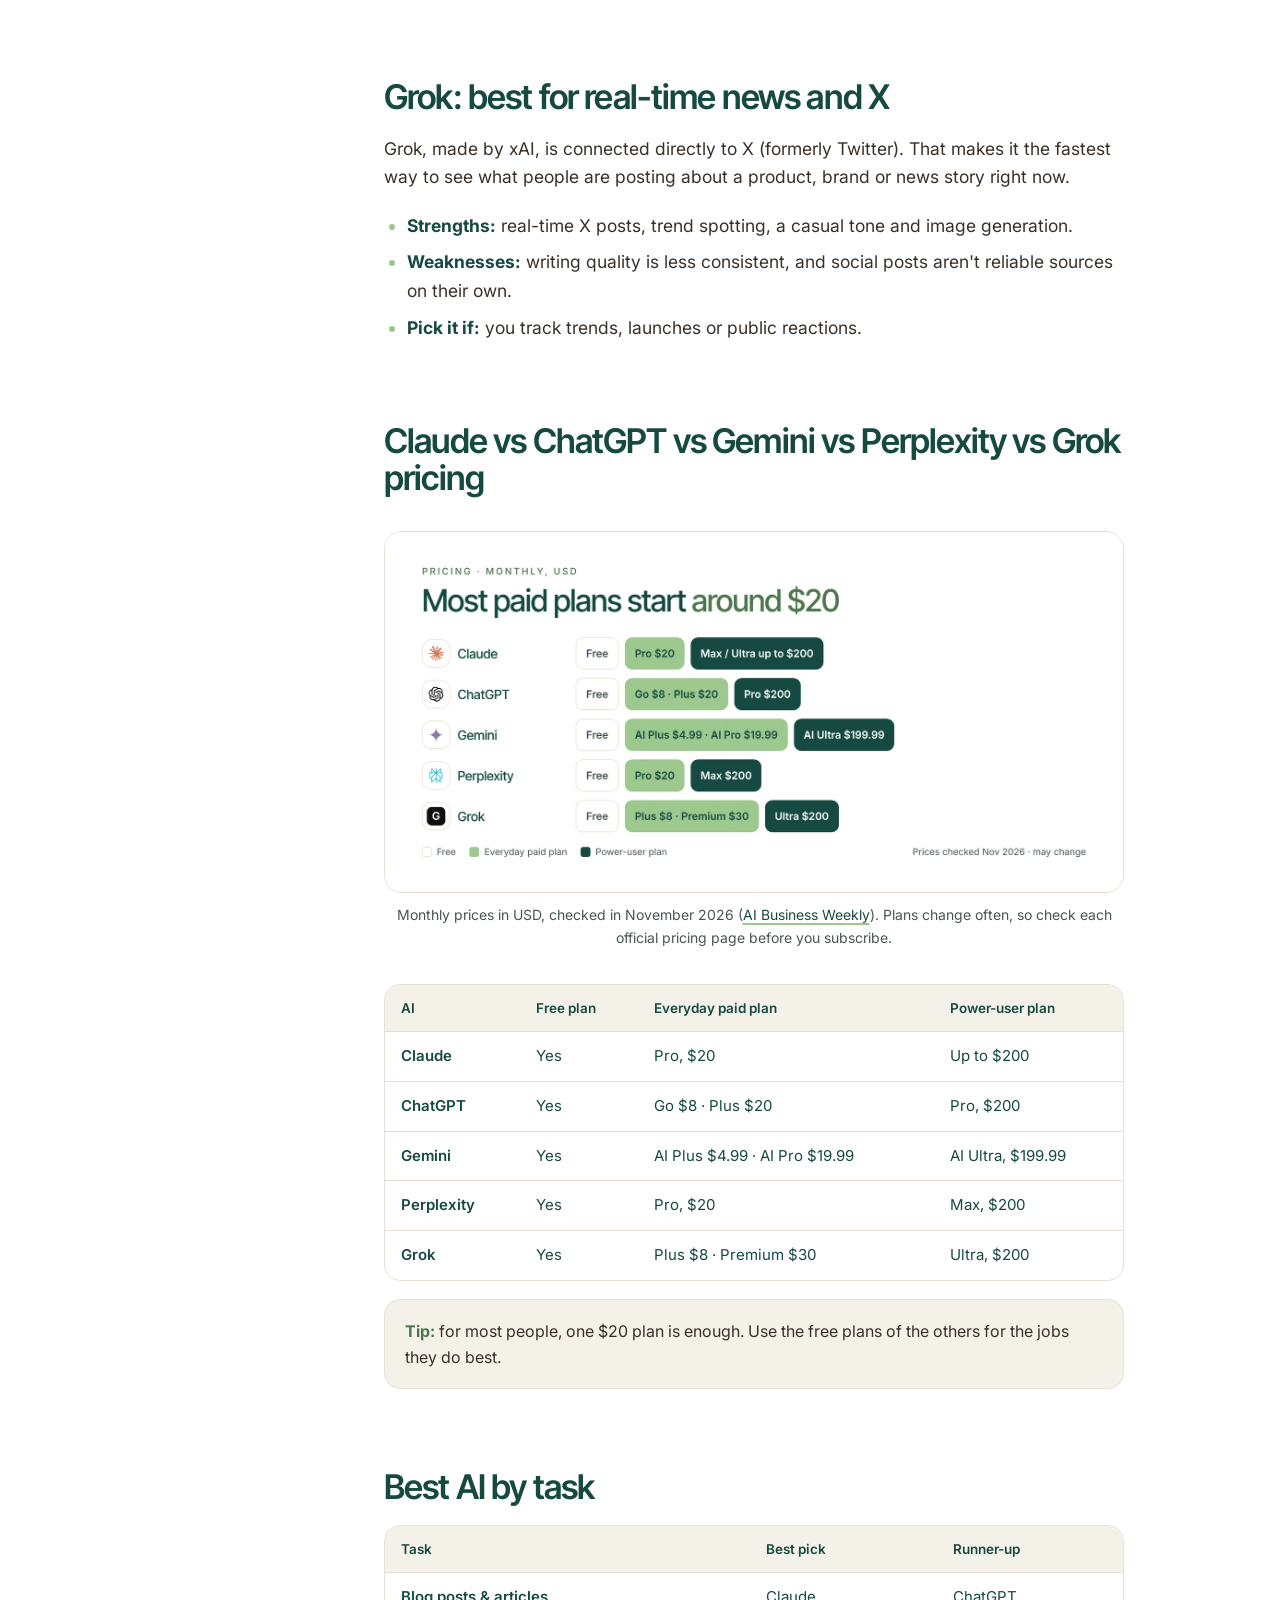
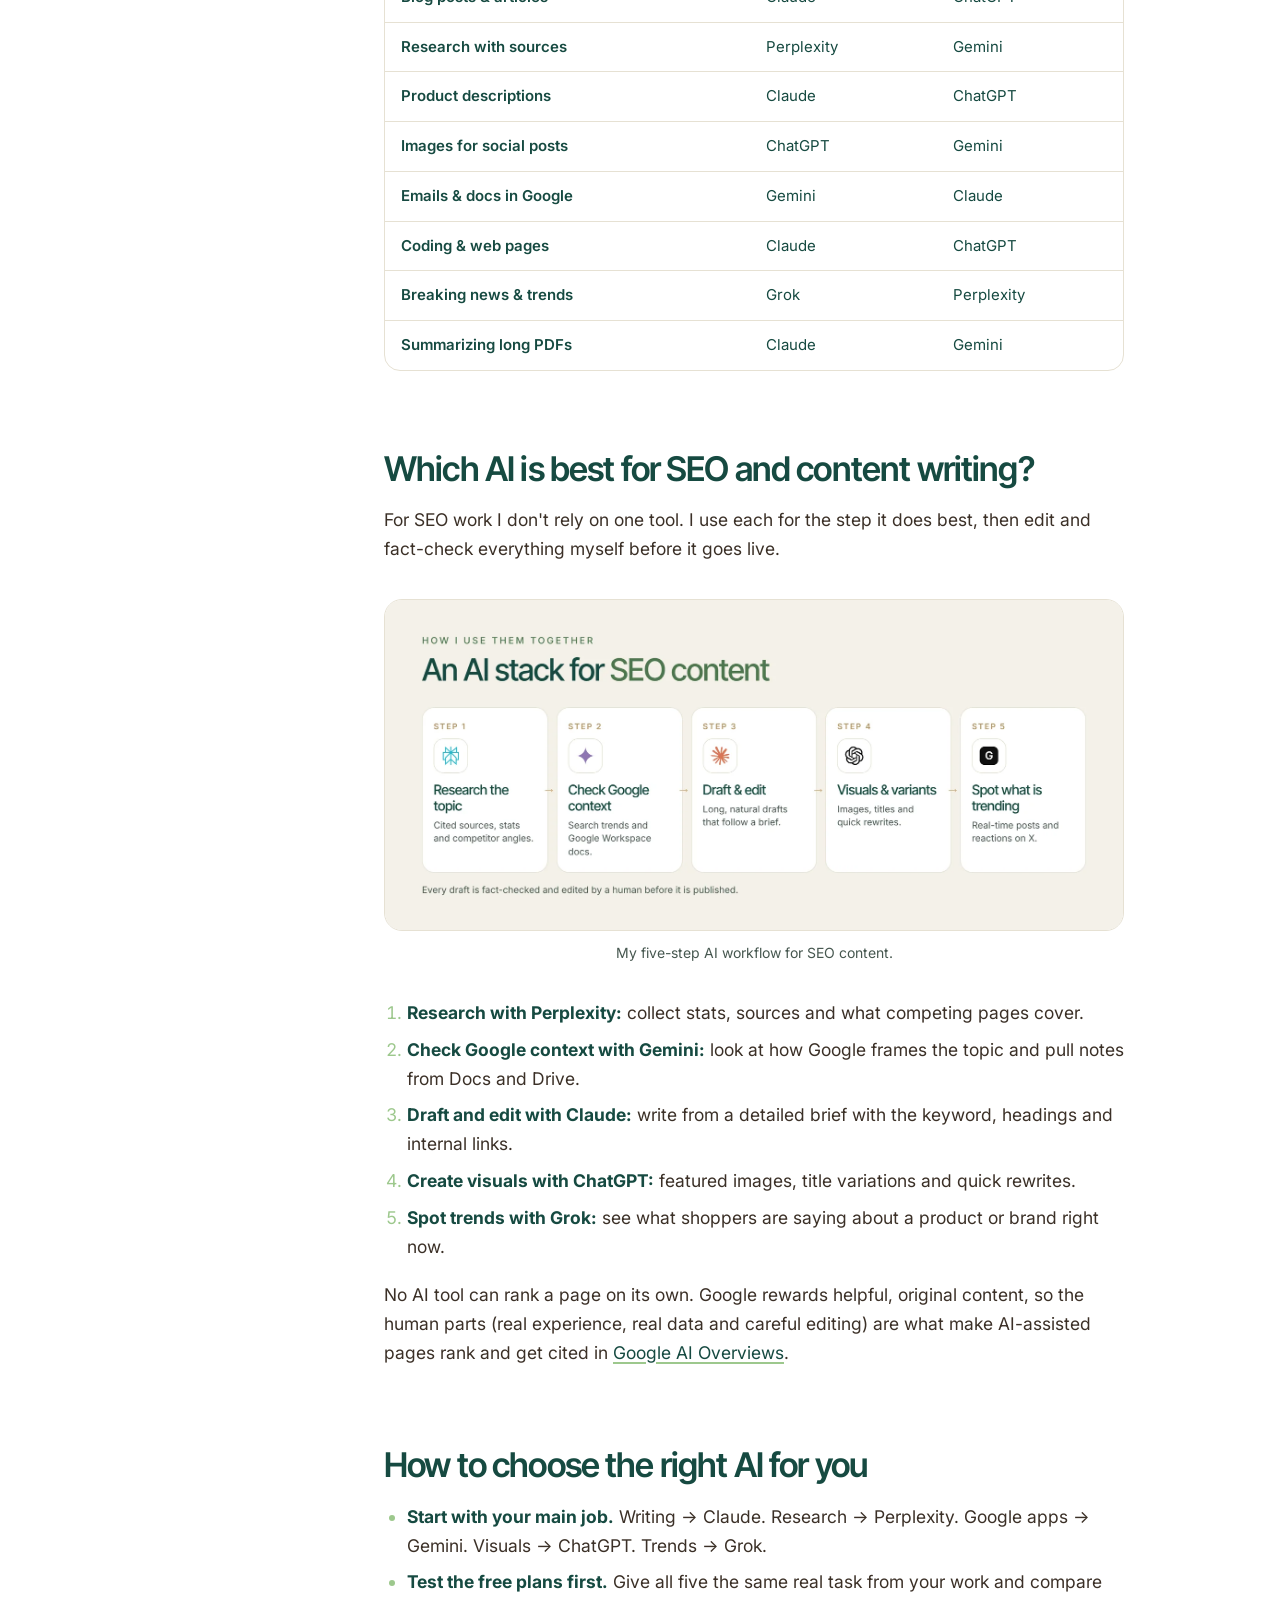
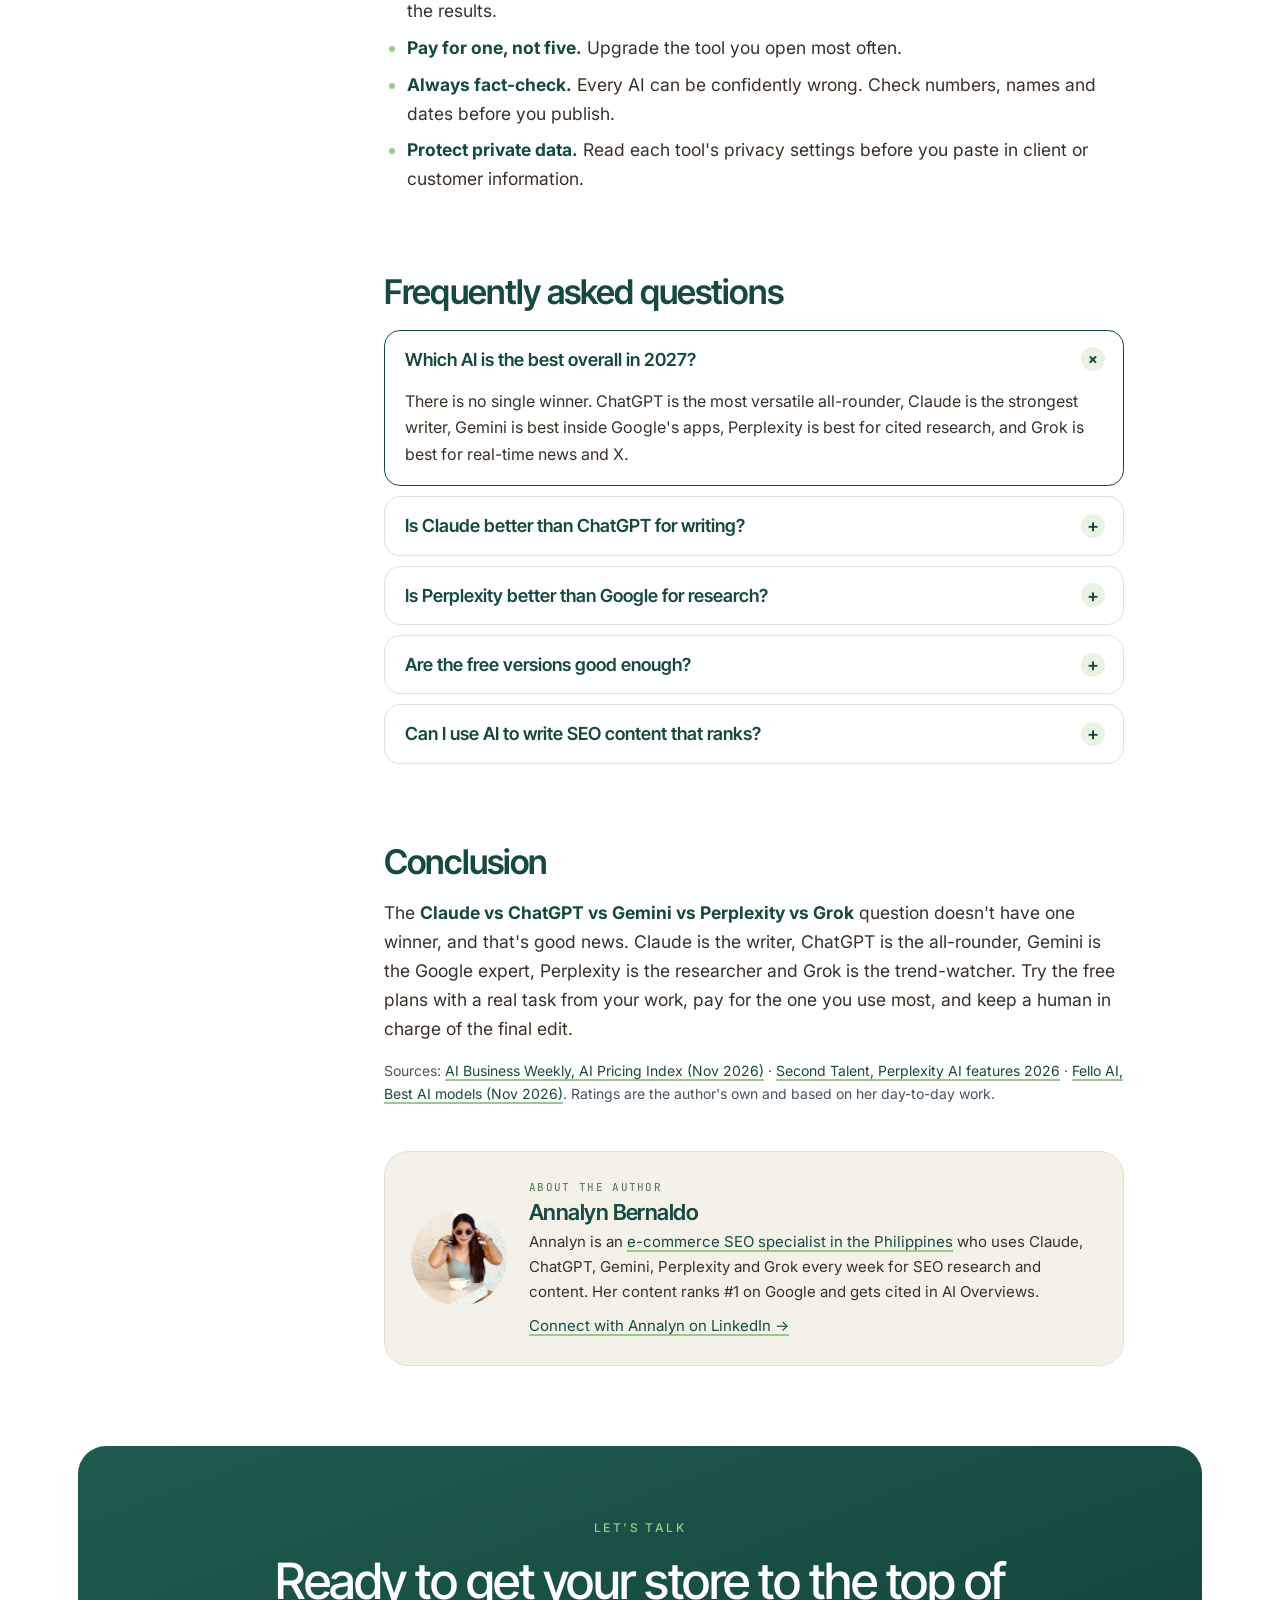
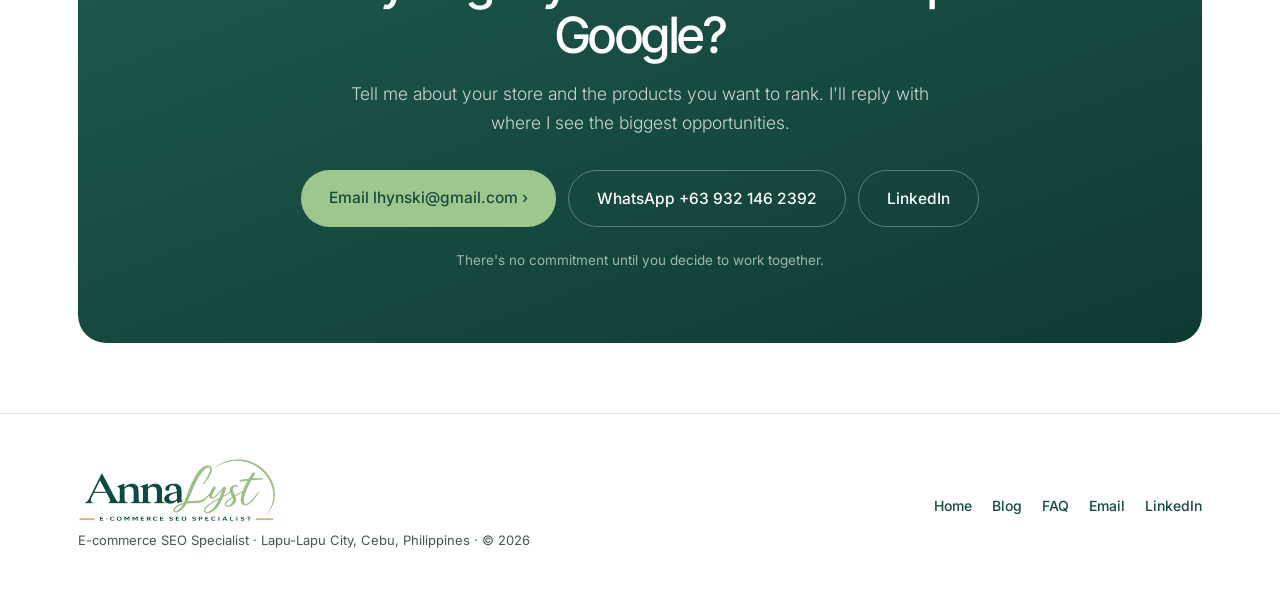
<file: blog/claude-vs-chatgpt-vs-gemini-vs-perplexity-vs-grok/index.html>
<!doctype html>
<html lang="en">
<head>
<!-- Google tag (GA4) -->
<script async src="https://www.googletagmanager.com/gtm.js?id=GTM-K32SVDD8"></script>
<script>
  window.dataLayer = window.dataLayer || [];
  function gtag(){dataLayer.push(arguments);}
  gtag('js', new Date());
</script>

<meta charset="utf-8">
<meta name="viewport" content="width=device-width,initial-scale=1">
<title>Claude vs ChatGPT vs Gemini vs Perplexity vs Grok (2027)</title>
<meta name="description" content="Claude vs ChatGPT vs Gemini vs Perplexity vs Grok: features, pricing and the best AI for writing, research, SEO and daily work, compared side by side.">
<meta name="robots" content="index,follow,max-image-preview:large">
<link rel="canonical" href="https://seoannalyst.com/blog/claude-vs-chatgpt-vs-gemini-vs-perplexity-vs-grok/">
<meta name="author" content="Annalyn Bernaldo">
<meta property="og:type" content="article">
<meta property="og:site_name" content="Annalyn Bernaldo">
<meta property="og:locale" content="en_PH">
<meta property="og:url" content="https://seoannalyst.com/blog/claude-vs-chatgpt-vs-gemini-vs-perplexity-vs-grok/">
<meta property="og:title" content="Claude vs ChatGPT vs Gemini vs Perplexity vs Grok (2027)">
<meta property="og:description" content="Which AI is best for writing, research, SEO and everyday work? Features, strengths and pricing compared.">
<meta property="og:image" content="https://seoannalyst.com/images/blog/claude-vs-chatgpt-vs-gemini-vs-perplexity-vs-grok-og.jpg">
<meta property="og:image:width" content="1200">
<meta property="og:image:height" content="630">
<meta property="og:image:alt" content="Claude vs ChatGPT vs Gemini vs Perplexity vs Grok compared">
<meta property="article:published_time" content="2026-11-18">
<meta property="article:author" content="Annalyn Bernaldo">
<meta name="twitter:card" content="summary_large_image">
<meta name="twitter:title" content="Claude vs ChatGPT vs Gemini vs Perplexity vs Grok (2027)">
<meta name="twitter:description" content="Which AI is best for writing, research, SEO and everyday work? Features, strengths and pricing compared.">
<meta name="twitter:image" content="https://seoannalyst.com/images/blog/claude-vs-chatgpt-vs-gemini-vs-perplexity-vs-grok-og.jpg">
<meta name="theme-color" content="#FFFFFF">
<link rel="icon" href="data:image/svg+xml,%3Csvg xmlns='http://www.w3.org/2000/svg' viewBox='0 0 32 32'%3E%3Crect width='32' height='32' rx='8' fill='%23164A41'/%3E%3Ctext x='16' y='21.5' font-family='Arial,sans-serif' font-size='14' font-weight='700' fill='%239DC88D' text-anchor='middle'%3EAL%3C/text%3E%3C/svg%3E">
<link rel="preload" as="image" href="../../images/blog/claude-vs-chatgpt-vs-gemini-vs-perplexity-vs-grok-featured.webp" fetchpriority="high">
<link rel="preconnect" href="https://fonts.googleapis.com">
<link rel="preconnect" href="https://fonts.gstatic.com" crossorigin>
<link href="https://fonts.googleapis.com/css2?family=Inter+Tight:wght@400;500;600&family=Inter:wght@300;400;500;600;700&family=JetBrains+Mono:wght@400;500&display=swap" rel="stylesheet">
<link rel="stylesheet" href="../blog.css">
<script type="application/ld+json">
{"@context": "https://schema.org", "@graph": [{"@type": "BlogPosting", "@id": "https://seoannalyst.com/blog/claude-vs-chatgpt-vs-gemini-vs-perplexity-vs-grok/#article", "headline": "Claude vs ChatGPT vs Gemini vs Perplexity vs Grok (2027)", "description": "Claude vs ChatGPT vs Gemini vs Perplexity vs Grok: features, pricing and the best AI for writing, research, SEO and daily work, compared side by side.", "image": ["https://seoannalyst.com/images/blog/claude-vs-chatgpt-vs-gemini-vs-perplexity-vs-grok-og.jpg"], "datePublished": "2026-11-18", "dateModified": "2026-11-18", "inLanguage": "en", "mainEntityOfPage": "https://seoannalyst.com/blog/claude-vs-chatgpt-vs-gemini-vs-perplexity-vs-grok/", "keywords": "Claude vs ChatGPT vs Gemini vs Perplexity vs Grok, best AI assistant 2026, AI for SEO", "author": {"@type": "Person", "@id": "https://seoannalyst.com/#annalyn", "name": "Annalyn Bernaldo", "url": "https://seoannalyst.com/", "jobTitle": "E-commerce SEO Specialist", "sameAs": ["https://www.linkedin.com/in/annalynbernaldo/"]}, "publisher": {"@type": "Person", "@id": "https://seoannalyst.com/#annalyn", "name": "Annalyn Bernaldo"}, "about": [{"@type": "SoftwareApplication", "name": "Claude", "applicationCategory": "AI assistant"}, {"@type": "SoftwareApplication", "name": "ChatGPT", "applicationCategory": "AI assistant"}, {"@type": "SoftwareApplication", "name": "Gemini", "applicationCategory": "AI assistant"}, {"@type": "SoftwareApplication", "name": "Perplexity", "applicationCategory": "AI assistant"}, {"@type": "SoftwareApplication", "name": "Grok", "applicationCategory": "AI assistant"}]}, {"@type": "BreadcrumbList", "itemListElement": [{"@type": "ListItem", "position": 1, "name": "Home", "item": "https://seoannalyst.com/"}, {"@type": "ListItem", "position": 2, "name": "Blog", "item": "https://seoannalyst.com/blog/"}, {"@type": "ListItem", "position": 3, "name": "Claude vs ChatGPT vs Gemini vs Perplexity vs Grok"}]}, {"@type": "FAQPage", "mainEntity": [{"@type": "Question", "name": "Which AI is the best overall in 2027?", "acceptedAnswer": {"@type": "Answer", "text": "There is no single winner. ChatGPT is the most versatile all-rounder, Claude is the strongest writer, Gemini is best inside Google's apps, Perplexity is best for cited research, and Grok is best for real-time news and X."}}, {"@type": "Question", "name": "Is Claude better than ChatGPT for writing?", "acceptedAnswer": {"@type": "Answer", "text": "For long-form writing and editing, Claude usually produces more natural drafts that follow a brief more closely. ChatGPT is more versatile overall and can also create images, so many writers use both."}}, {"@type": "Question", "name": "Is Perplexity better than Google for research?", "acceptedAnswer": {"@type": "Answer", "text": "Perplexity is faster for getting a summarized answer with sources attached, which is useful for research. Google Search is still better for browsing many results, local results and shopping."}}, {"@type": "Question", "name": "Are the free versions good enough?", "acceptedAnswer": {"@type": "Answer", "text": "Yes, for light use. Every one of these five tools has a free plan. Upgrade when you hit usage limits or need features like deep research, larger file uploads or the newest models."}}, {"@type": "Question", "name": "Can I use AI to write SEO content that ranks?", "acceptedAnswer": {"@type": "Answer", "text": "AI can speed up research and drafting, but pages rank when they are genuinely helpful, accurate and original. Add real experience and data, edit the draft carefully and fact-check every claim before publishing."}}]}]}
</script>
</head>
<body>

<nav>
  <div class="nav-inner">
    <a href="../../" class="brand" aria-label="AnnaLyst home"><img src="../../images/brand/annalyst-logo-wordmark.webp" width="407" height="120" alt="AnnaLyst, Annalyn Bernaldo"></a>
    <div class="nav-links">
      <a href="../../#work" class="hide-sm">Work</a>
      <a href="../../#services" class="hide-sm">Services</a>
      <a href="../" aria-current="page">Blog</a>
      <a href="../../#contact" class="nav-cta">Let's talk</a>
    </div>
  </div>
</nav>

<main class="wrap">
  <nav class="crumbs" aria-label="Breadcrumb" style="position:static;background:none;border:0;backdrop-filter:none">
    <ol>
      <li><a href="../../">Home</a></li>
      <li><a href="../">Blog</a></li>
      <li aria-current="page">Claude vs ChatGPT vs Gemini vs Perplexity vs Grok</li>
    </ol>
  </nav>

  <header class="a-head">
    <div class="kicker">AI tools · Compared</div>
    <h1>Claude vs ChatGPT vs Gemini vs Perplexity vs Grok: <em>which AI is best in 2027?</em></h1>
    <p class="dek">An honest, side-by-side comparison of the five biggest AI assistants from someone who uses all of them every week for SEO research, content writing and client work.</p>
    <div class="byline">
      <img src="../../images/annalyn-bernaldo-seo-specialist-cebu.webp" width="52" height="52" alt="Annalyn Bernaldo">
      <div class="who"><b>Annalyn Bernaldo</b><span>E-commerce SEO Specialist, Philippines · <time datetime="2026-11-18">November 18, 2026</time> · 14 min read</span></div>
    </div>
  </header>

  <div class="hero-img">
    <img src="../../images/blog/claude-vs-chatgpt-vs-gemini-vs-perplexity-vs-grok-featured.webp" width="1600" height="840" alt="Claude vs ChatGPT vs Gemini vs Perplexity vs Grok: which AI assistant wins for writing, research, SEO and everyday work" fetchpriority="high">
  </div>

  <div class="a-grid">
    <aside class="toc" aria-label="Table of contents">
      <div class="t">In this guide</div>
      <ol>
        <li><a href="#quick-verdict">Quick verdict</a></li>
        <li><a href="#at-a-glance">At a glance</a></li>
        <li><a href="#claude">Claude</a></li>
        <li><a href="#chatgpt">ChatGPT</a></li>
        <li><a href="#gemini">Gemini</a></li>
        <li><a href="#perplexity">Perplexity</a></li>
        <li><a href="#grok">Grok</a></li>
        <li><a href="#pricing">Pricing</a></li>
        <li><a href="#by-task">Best AI by task</a></li>
        <li><a href="#seo">For SEO &amp; content</a></li>
        <li><a href="#choose">How to choose</a></li>
        <li><a href="#faq">FAQ</a></li>
        <li><a href="#conclusion">Conclusion</a></li>
      </ol>
    </aside>

    <article class="prose">
      <div class="tldr">
        <div class="t">TL;DR</div>
        <ul>
          <li><strong>Writing:</strong> Claude</li>
          <li><strong>All-rounder &amp; images:</strong> ChatGPT</li>
          <li><strong>Google apps:</strong> Gemini</li>
          <li><strong>Cited research:</strong> Perplexity. <strong>Real-time news:</strong> Grok</li>
          <li><strong>Cost:</strong> all have free plans; paid plans start around $20/month</li>
        </ul>
      </div>

      <p><strong>Claude vs ChatGPT vs Gemini vs Perplexity vs Grok</strong> is the comparison almost every marketer, writer and business owner is trying to settle in 2027. All five can write, summarize, research and answer questions, so on the surface they look interchangeable. In daily use they're not.</p>
      <p>I use all five every week in my work as an <a href="../../">e-commerce SEO specialist</a>: researching keywords, drafting articles, checking facts and keeping up with trends. This guide breaks down what each one does best, where it falls short, what it costs, and which one fits the job you need done.</p>

      <h2 id="quick-verdict">Quick verdict: which AI should you use?</h2>
      <p class="answer"><b>Answer:</b> there's no single best AI in 2027. Choose <b>Claude</b> for writing and long documents, <b>ChatGPT</b> for an all-in-one assistant, <b>Gemini</b> for Google Workspace, <b>Perplexity</b> for cited research, and <b>Grok</b> for real-time news and X. If you can only pay for one, pick the one that matches the work you do most.</p>

      <h2 id="at-a-glance">Claude vs ChatGPT vs Gemini vs Perplexity vs Grok at a glance</h2>
      <figure>
        <a href="../../images/blog/ai-assistants-comparison-scorecard.webp" target="_blank" rel="noopener" title="Open full-size image"><img src="../../images/blog/ai-assistants-comparison-scorecard.webp" width="1600" height="999" alt="Scorecard comparing Claude, ChatGPT, Gemini, Perplexity and Grok on long-form writing, coding, cited web research, Google ecosystem, real-time news, images and video, and file analysis" loading="lazy" decoding="async"></a>
        <figcaption>My rating from day-to-day SEO and content work. The highlighted cell is the strongest tool for each job.</figcaption>
      </figure>
      <div class="table-wrap">
        <table>
          <thead><tr><th>AI</th><th>Made by</th><th>Best for</th><th>Biggest weakness</th></tr></thead>
          <tbody>
            <tr><td>Claude</td><td>Anthropic</td><td>Writing, editing, long documents, coding</td><td>Doesn't create images</td></tr>
            <tr><td>ChatGPT</td><td>OpenAI</td><td>All-round assistant, images, voice</td><td>Writing can sound generic without a strong prompt</td></tr>
            <tr><td>Gemini</td><td>Google</td><td>Gmail, Docs, Drive, YouTube, Search</td><td>Less useful outside Google's apps</td></tr>
            <tr><td>Perplexity</td><td>Perplexity AI</td><td>Research with cited sources</td><td>Weaker at long creative writing</td></tr>
            <tr><td>Grok</td><td>xAI</td><td>Real-time news and X posts</td><td>Writing quality is less consistent</td></tr>
          </tbody>
        </table>
      </div>

      <h2 id="claude">Claude: best for writing, editing and long documents</h2>
      <p>Claude, made by Anthropic, is the assistant I reach for when the words matter. Its drafts read the most like a careful human writer, and it follows detailed briefs closely, including tone, structure and "don't say this" rules.</p>
      <ul>
        <li><strong>Strengths:</strong> natural long-form writing, careful editing, reading long PDFs and spreadsheets, coding, and building small tools and web pages. This website started as a Claude artifact; see <a href="../free-portfolio-website-github-claude/">how I built it for free</a>.</li>
        <li><strong>Weaknesses:</strong> it doesn't generate images, and the free plan has tighter usage limits than some rivals.</li>
        <li><strong>Pick it if:</strong> you write articles, reports, product descriptions or emails, or you work with long documents.</li>
      </ul>

      <h2 id="chatgpt">ChatGPT: best all-rounder</h2>
      <p>ChatGPT, from OpenAI, is the most widely used AI assistant and the one with the broadest set of features in a single app: chat, web search, image generation, voice conversations, file analysis and custom GPTs.</p>
      <ul>
        <li><strong>Strengths:</strong> versatility, image creation, voice mode, a huge library of custom GPTs, and a cheap entry plan.</li>
        <li><strong>Weaknesses:</strong> without a detailed prompt, its writing tends to fall into a recognizable "AI voice" that needs heavier editing.</li>
        <li><strong>Pick it if:</strong> you want one tool that does a bit of everything, including visuals.</li>
      </ul>

      <h2 id="gemini">Gemini: best for Google users</h2>
      <p>Gemini is built into Google's products. If your day runs on Gmail, Google Docs, Sheets, Drive and YouTube, Gemini can work inside them, which none of the others do as smoothly.</p>
      <ul>
        <li><strong>Strengths:</strong> deep Google Workspace integration, strong image and video features, YouTube summaries, and a low-cost entry plan.</li>
        <li><strong>Weaknesses:</strong> its biggest advantages disappear if you don't use Google's apps.</li>
        <li><strong>Pick it if:</strong> your team already works in Google Workspace.</li>
      </ul>

      <h2 id="perplexity">Perplexity: best for research with sources</h2>
      <p>Perplexity works more like a search engine than a chatbot. It searches the web, writes a short answer and puts a numbered source next to each claim, so you can check where every fact came from. Paid plans also let you switch between models from other AI companies (<a href="https://www.secondtalent.com/resources/perplexity-ai-features-capabilities-2026/" target="_blank" rel="noopener">Second Talent</a>).</p>
      <ul>
        <li><strong>Strengths:</strong> cited answers, Deep Research reports, the Comet browser, and choice of underlying models.</li>
        <li><strong>Weaknesses:</strong> it's built for finding facts, not for long, polished writing.</li>
        <li><strong>Pick it if:</strong> you research before you write and need sources you can link to.</li>
      </ul>

      <h2 id="grok">Grok: best for real-time news and X</h2>
      <p>Grok, made by xAI, is connected directly to X (formerly Twitter). That makes it the fastest way to see what people are posting about a product, brand or news story right now.</p>
      <ul>
        <li><strong>Strengths:</strong> real-time X posts, trend spotting, a casual tone and image generation.</li>
        <li><strong>Weaknesses:</strong> writing quality is less consistent, and social posts aren't reliable sources on their own.</li>
        <li><strong>Pick it if:</strong> you track trends, launches or public reactions.</li>
      </ul>

      <h2 id="pricing">Claude vs ChatGPT vs Gemini vs Perplexity vs Grok pricing</h2>
      <figure>
        <a href="../../images/blog/ai-assistants-pricing-2026.webp" target="_blank" rel="noopener" title="Open full-size image"><img src="../../images/blog/ai-assistants-pricing-2026.webp" width="1600" height="779" alt="Monthly pricing for Claude, ChatGPT, Gemini, Perplexity and Grok, from free plans to everyday plans around $20 and power-user plans around $200" loading="lazy" decoding="async"></a>
        <figcaption>Monthly prices in USD, checked in November 2026 (<a href="https://aibusinessweekly.net/p/ai-pricing-index" target="_blank" rel="noopener">AI Business Weekly</a>). Plans change often, so check each official pricing page before you subscribe.</figcaption>
      </figure>
      <div class="table-wrap">
        <table>
          <thead><tr><th>AI</th><th>Free plan</th><th>Everyday paid plan</th><th>Power-user plan</th></tr></thead>
          <tbody>
            <tr><td>Claude</td><td>Yes</td><td>Pro, $20</td><td>Up to $200</td></tr>
            <tr><td>ChatGPT</td><td>Yes</td><td>Go $8 · Plus $20</td><td>Pro, $200</td></tr>
            <tr><td>Gemini</td><td>Yes</td><td>AI Plus $4.99 · AI Pro $19.99</td><td>AI Ultra, $199.99</td></tr>
            <tr><td>Perplexity</td><td>Yes</td><td>Pro, $20</td><td>Max, $200</td></tr>
            <tr><td>Grok</td><td>Yes</td><td>Plus $8 · Premium $30</td><td>Ultra, $200</td></tr>
          </tbody>
        </table>
      </div>
      <p class="tip"><b>Tip:</b> for most people, one $20 plan is enough. Use the free plans of the others for the jobs they do best.</p>

      <h2 id="by-task">Best AI by task</h2>
      <div class="table-wrap">
        <table>
          <thead><tr><th>Task</th><th>Best pick</th><th>Runner-up</th></tr></thead>
          <tbody>
            <tr><td>Blog posts &amp; articles</td><td>Claude</td><td>ChatGPT</td></tr>
            <tr><td>Research with sources</td><td>Perplexity</td><td>Gemini</td></tr>
            <tr><td>Product descriptions</td><td>Claude</td><td>ChatGPT</td></tr>
            <tr><td>Images for social posts</td><td>ChatGPT</td><td>Gemini</td></tr>
            <tr><td>Emails &amp; docs in Google</td><td>Gemini</td><td>Claude</td></tr>
            <tr><td>Coding &amp; web pages</td><td>Claude</td><td>ChatGPT</td></tr>
            <tr><td>Breaking news &amp; trends</td><td>Grok</td><td>Perplexity</td></tr>
            <tr><td>Summarizing long PDFs</td><td>Claude</td><td>Gemini</td></tr>
          </tbody>
        </table>
      </div>

      <h2 id="seo">Which AI is best for SEO and content writing?</h2>
      <p>For SEO work I don't rely on one tool. I use each for the step it does best, then edit and fact-check everything myself before it goes live.</p>
      <figure>
        <a href="../../images/blog/ai-stack-for-seo-content-workflow.webp" target="_blank" rel="noopener" title="Open full-size image"><img src="../../images/blog/ai-stack-for-seo-content-workflow.webp" width="1600" height="715" alt="SEO content workflow using five AI tools: Perplexity for research, Gemini for Google context, Claude for drafting, ChatGPT for visuals, and Grok for trends" loading="lazy" decoding="async"></a>
        <figcaption>My five-step AI workflow for SEO content.</figcaption>
      </figure>
      <ol>
        <li><strong>Research with Perplexity:</strong> collect stats, sources and what competing pages cover.</li>
        <li><strong>Check Google context with Gemini:</strong> look at how Google frames the topic and pull notes from Docs and Drive.</li>
        <li><strong>Draft and edit with Claude:</strong> write from a detailed brief with the keyword, headings and internal links.</li>
        <li><strong>Create visuals with ChatGPT:</strong> featured images, title variations and quick rewrites.</li>
        <li><strong>Spot trends with Grok:</strong> see what shoppers are saying about a product or brand right now.</li>
      </ol>
      <p>No AI tool can rank a page on its own. Google rewards helpful, original content, so the human parts (real experience, real data and careful editing) are what make AI-assisted pages rank and get cited in <a href="../ai-overview-seo-ecommerce/">Google AI Overviews</a>.</p>

      <h2 id="choose">How to choose the right AI for you</h2>
      <ul>
        <li><strong>Start with your main job.</strong> Writing → Claude. Research → Perplexity. Google apps → Gemini. Visuals → ChatGPT. Trends → Grok.</li>
        <li><strong>Test the free plans first.</strong> Give all five the same real task from your work and compare the results.</li>
        <li><strong>Pay for one, not five.</strong> Upgrade the tool you open most often.</li>
        <li><strong>Always fact-check.</strong> Every AI can be confidently wrong. Check numbers, names and dates before you publish.</li>
        <li><strong>Protect private data.</strong> Read each tool's privacy settings before you paste in client or customer information.</li>
      </ul>

      <h2 id="faq">Frequently asked questions</h2>
      <div class="faq">
        <details open><summary>Which AI is the best overall in 2027?</summary><p>There is no single winner. ChatGPT is the most versatile all-rounder, Claude is the strongest writer, Gemini is best inside Google's apps, Perplexity is best for cited research, and Grok is best for real-time news and X.</p></details>
        <details><summary>Is Claude better than ChatGPT for writing?</summary><p>For long-form writing and editing, Claude usually produces more natural drafts that follow a brief more closely. ChatGPT is more versatile overall and can also create images, so many writers use both.</p></details>
        <details><summary>Is Perplexity better than Google for research?</summary><p>Perplexity is faster for getting a summarized answer with sources attached, which is useful for research. Google Search is still better for browsing many results, local results and shopping.</p></details>
        <details><summary>Are the free versions good enough?</summary><p>Yes, for light use. Every one of these five tools has a free plan. Upgrade when you hit usage limits or need features like deep research, larger file uploads or the newest models.</p></details>
        <details><summary>Can I use AI to write SEO content that ranks?</summary><p>AI can speed up research and drafting, but pages rank when they are genuinely helpful, accurate and original. Add real experience and data, edit the draft carefully and fact-check every claim before publishing.</p></details>
      </div>

      <h2 id="conclusion">Conclusion</h2>
      <p>The <strong>Claude vs ChatGPT vs Gemini vs Perplexity vs Grok</strong> question doesn't have one winner, and that's good news. Claude is the writer, ChatGPT is the all-rounder, Gemini is the Google expert, Perplexity is the researcher and Grok is the trend-watcher. Try the free plans with a real task from your work, pay for the one you use most, and keep a human in charge of the final edit.</p>

      <p style="font-size:14px;color:var(--ink-soft)">Sources: <a href="https://aibusinessweekly.net/p/ai-pricing-index" target="_blank" rel="noopener">AI Business Weekly, AI Pricing Index (Nov 2026)</a> · <a href="https://www.secondtalent.com/resources/perplexity-ai-features-capabilities-2026/" target="_blank" rel="noopener">Second Talent, Perplexity AI features 2026</a> · <a href="https://felloai.com/best-ai-models/" target="_blank" rel="noopener">Fello AI, Best AI models (Nov 2026)</a>. Ratings are the author's own and based on her day-to-day work.</p>

      <div class="author">
        <img src="../../images/annalyn-bernaldo-seo-specialist-cebu.webp" width="96" height="96" alt="Annalyn Bernaldo, e-commerce SEO specialist" loading="lazy">
        <div>
          <div class="k">About the author</div>
          <h3>Annalyn Bernaldo</h3>
          <p>Annalyn is an <a href="../../">e-commerce SEO specialist in the Philippines</a> who uses Claude, ChatGPT, Gemini, Perplexity and Grok every week for SEO research and content. Her content ranks #1 on Google and gets cited in AI Overviews.</p>
          <p style="margin-top:10px!important"><a href="https://www.linkedin.com/in/annalynbernaldo/" target="_blank" rel="noopener me">Connect with Annalyn on LinkedIn →</a></p>
        </div>
      </div>
    </article>
  </div>

  <section class="cta" aria-labelledby="cta-h">
    <span class="cta-eyebrow">Let's talk</span>
    <h2 id="cta-h">Ready to get your store to the top of Google?</h2>
    <p>Tell me about your store and the products you want to rank. I'll reply with where I see the biggest opportunities.</p>
    <div class="row">
      <a class="btn cta-main" href="mailto:lhynski@gmail.com">Email lhynski@gmail.com <span aria-hidden="true">›</span></a>
      <a class="btn cta-line" href="https://wa.me/639321462392" target="_blank" rel="noopener">WhatsApp +63 932 146 2392</a>
      <a class="btn cta-line" href="https://www.linkedin.com/in/annalynbernaldo/" target="_blank" rel="noopener me">LinkedIn</a>
    </div>
    <small>There's no commitment until you decide to work together.</small>
  </section>
</main>

<footer>
  <div class="wrap foot">
    <div>
      <a href="../../" class="brand brand-foot" aria-label="AnnaLyst home"><img src="../../images/brand/annalyst-logo-ecommerce-seo-specialist.webp" width="741" height="240" alt="AnnaLyst, Annalyn Bernaldo, E-commerce SEO Specialist" loading="lazy"></a>
      <div class="foot-meta">E-commerce SEO Specialist · Lapu-Lapu City, Cebu, Philippines · © 2026</div>
    </div>
    <div class="foot-links">
      <a href="../../">Home</a>
      <a href="../">Blog</a>
      <a href="../../#faq">FAQ</a>
      <a href="mailto:lhynski@gmail.com">Email</a>
      <a href="https://www.linkedin.com/in/annalynbernaldo/" target="_blank" rel="noopener me">LinkedIn</a>
    </div>
  </div>
</footer>

<script>
(function(){
  var links=[].slice.call(document.querySelectorAll('.toc a'));
  if(!('IntersectionObserver' in window)||!links.length)return;
  var map={};links.forEach(function(a){map[a.getAttribute('href').slice(1)]=a});
  var io=new IntersectionObserver(function(es){es.forEach(function(e){if(e.isIntersecting){links.forEach(function(a){a.classList.remove('on')});var a=map[e.target.id];if(a)a.classList.add('on')}})},{rootMargin:'-20% 0px -70% 0px'});
  Object.keys(map).forEach(function(id){var el=document.getElementById(id);if(el)io.observe(el)});
})();
</script>
<script>
// GA4 events: contact clicks, outbound proof links, SEO tool use
document.addEventListener('click',function(e){
  var a=e.target.closest('a,button');if(!a||typeof gtag!=='function')return;
  var h=a.getAttribute('href')||'';
  if(h.indexOf('mailto:')===0)gtag('event','contact_click',{method:'email',link_text:(a.textContent||'').trim().slice(0,60)});
  else if(h.indexOf('wa.me')>-1)gtag('event','contact_click',{method:'whatsapp',link_text:(a.textContent||'').trim().slice(0,60)});
  else if(h.indexOf('linkedin.com')>-1)gtag('event','contact_click',{method:'linkedin'});
  else if(/^https?:/.test(h)&&h.indexOf('seoannalyst.com')===-1)gtag('event','outbound_click',{link_url:h});
  if(a.matches('#scForm button[type=submit]'))gtag('event','seo_tool_generate');
});
</script>
</body>
</html>
</file>
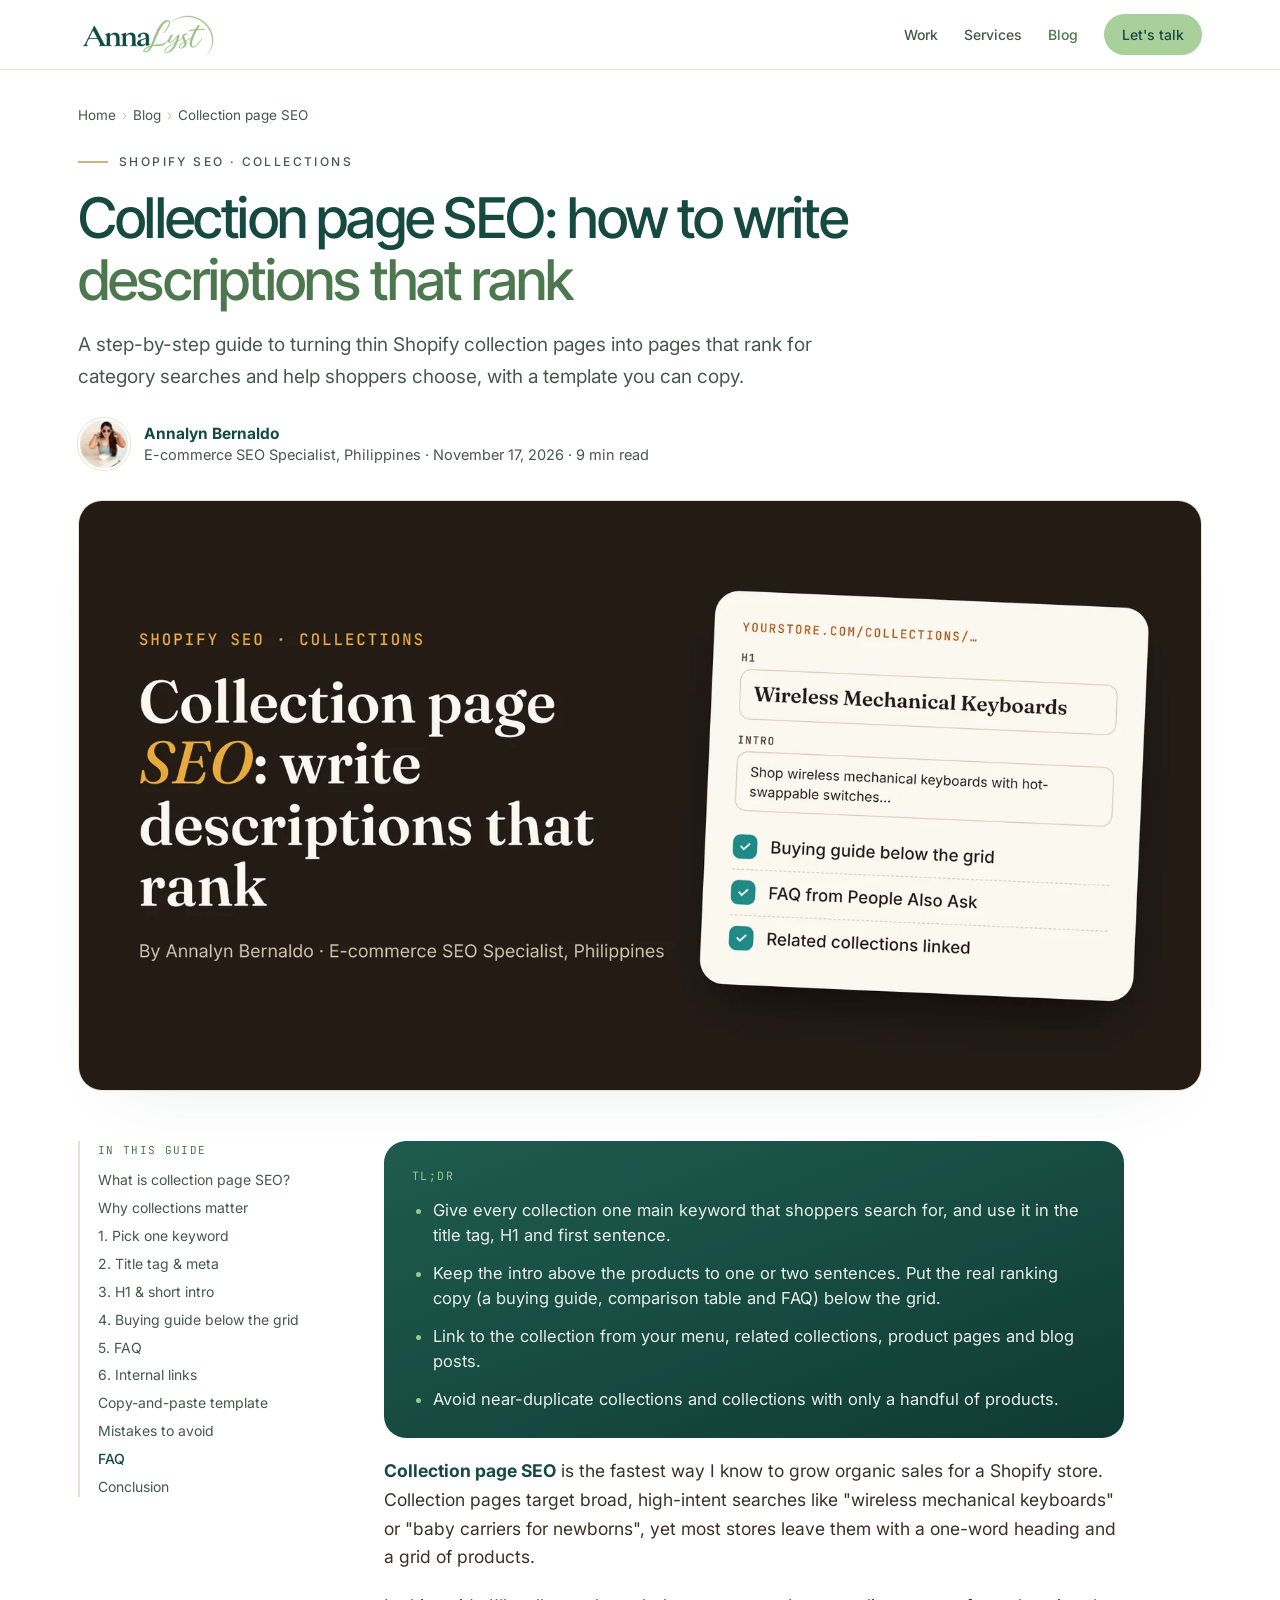
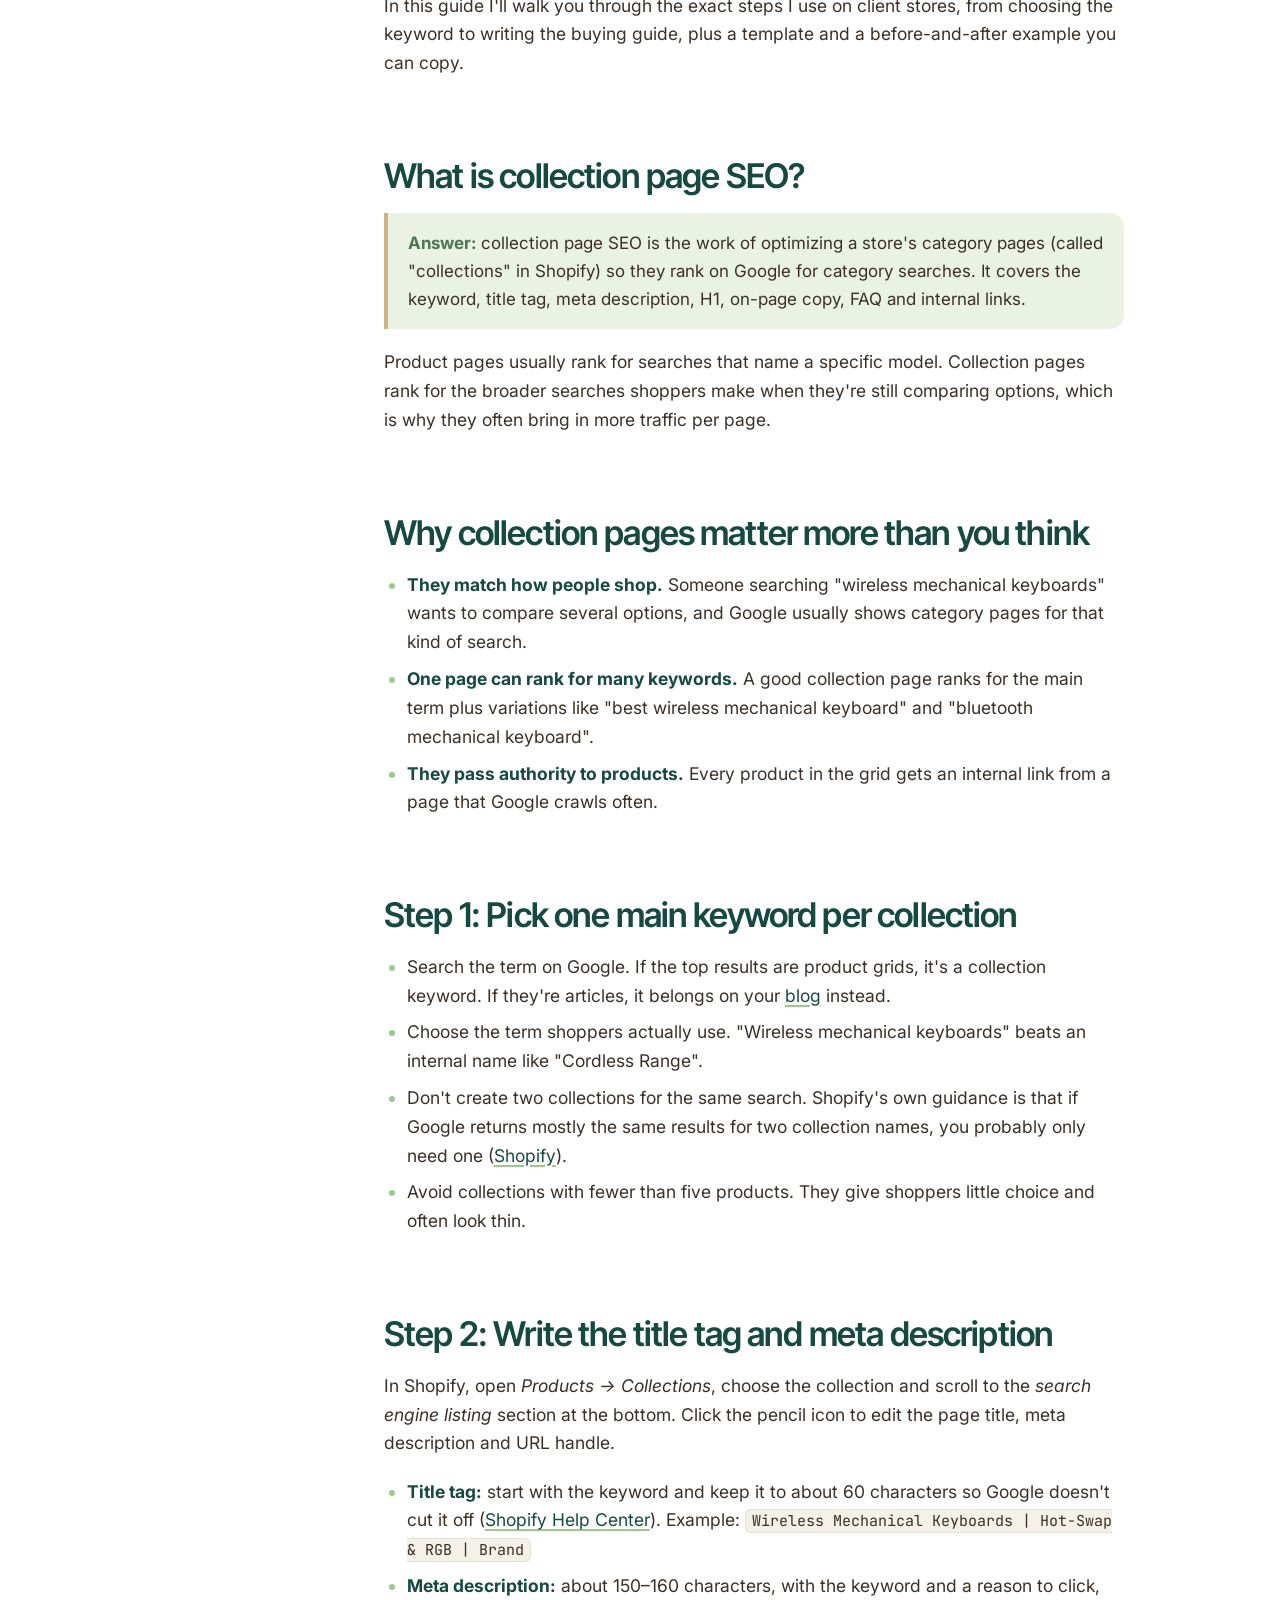
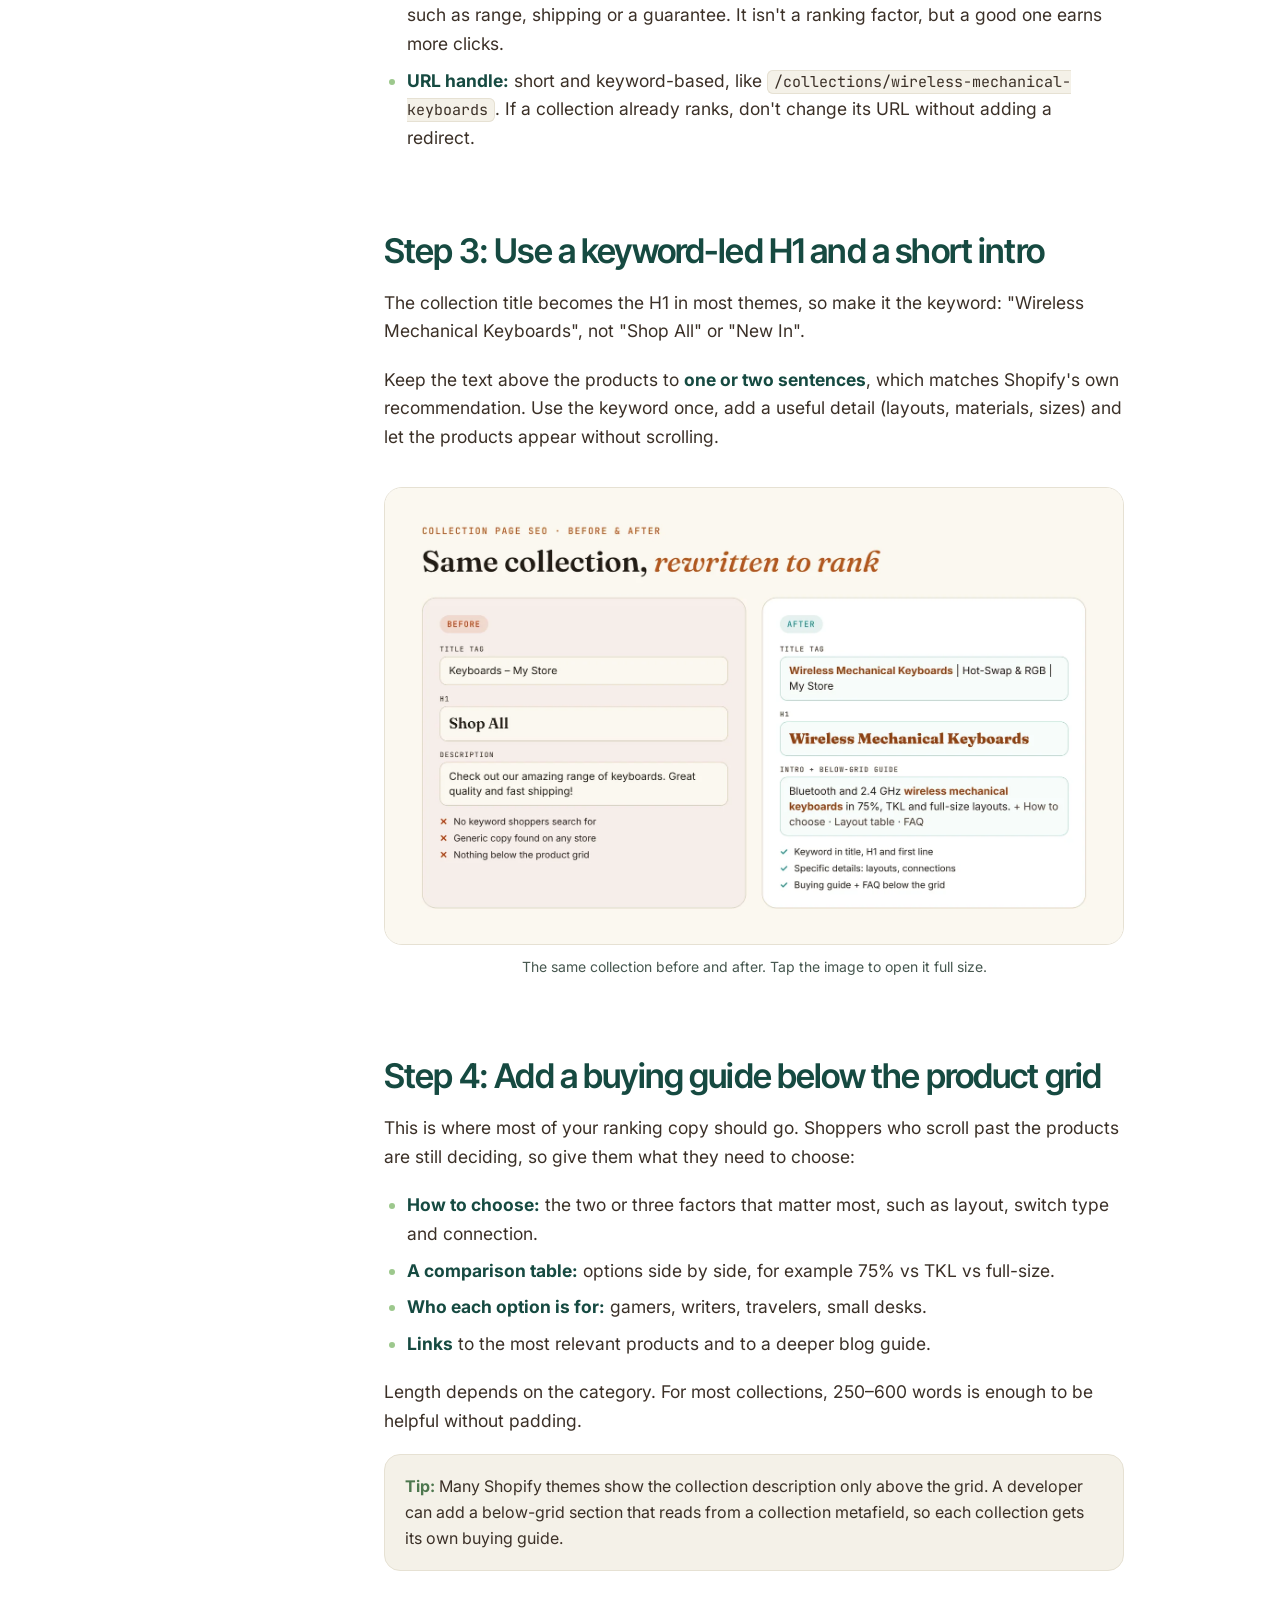
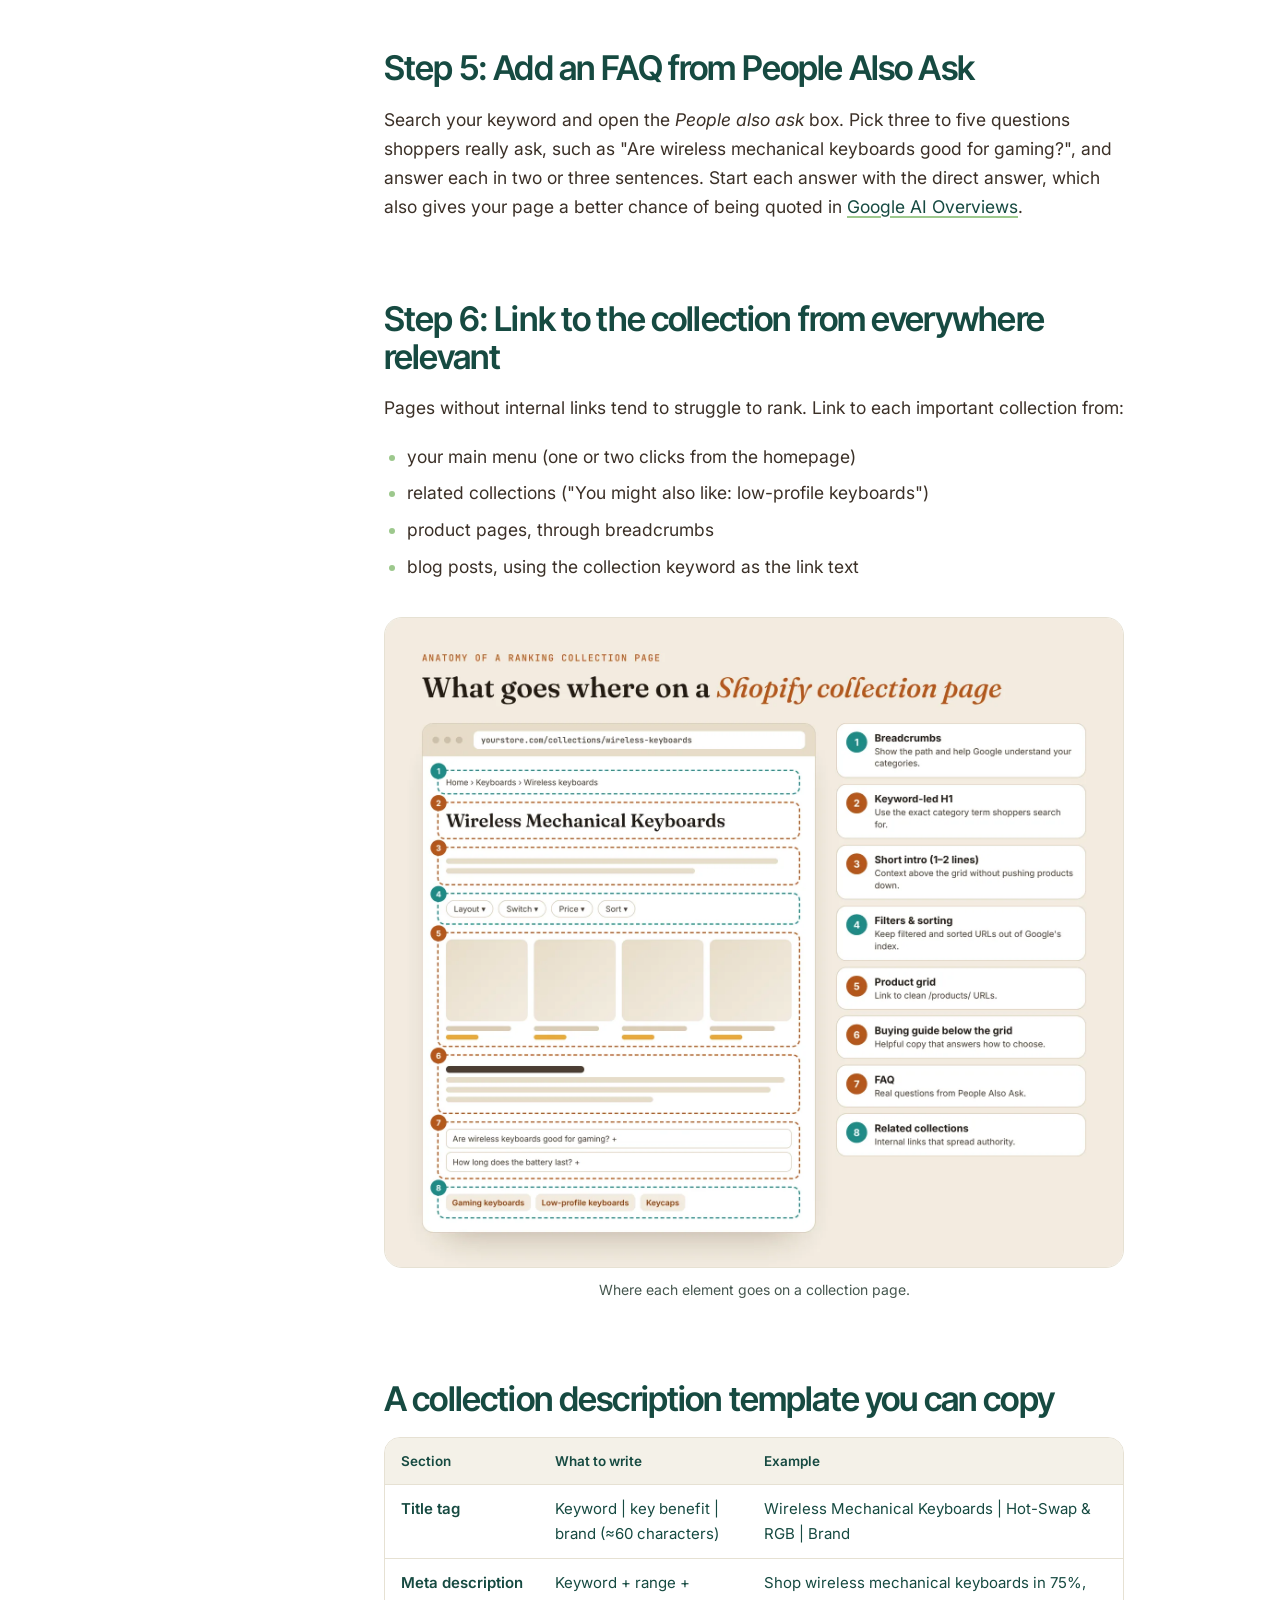
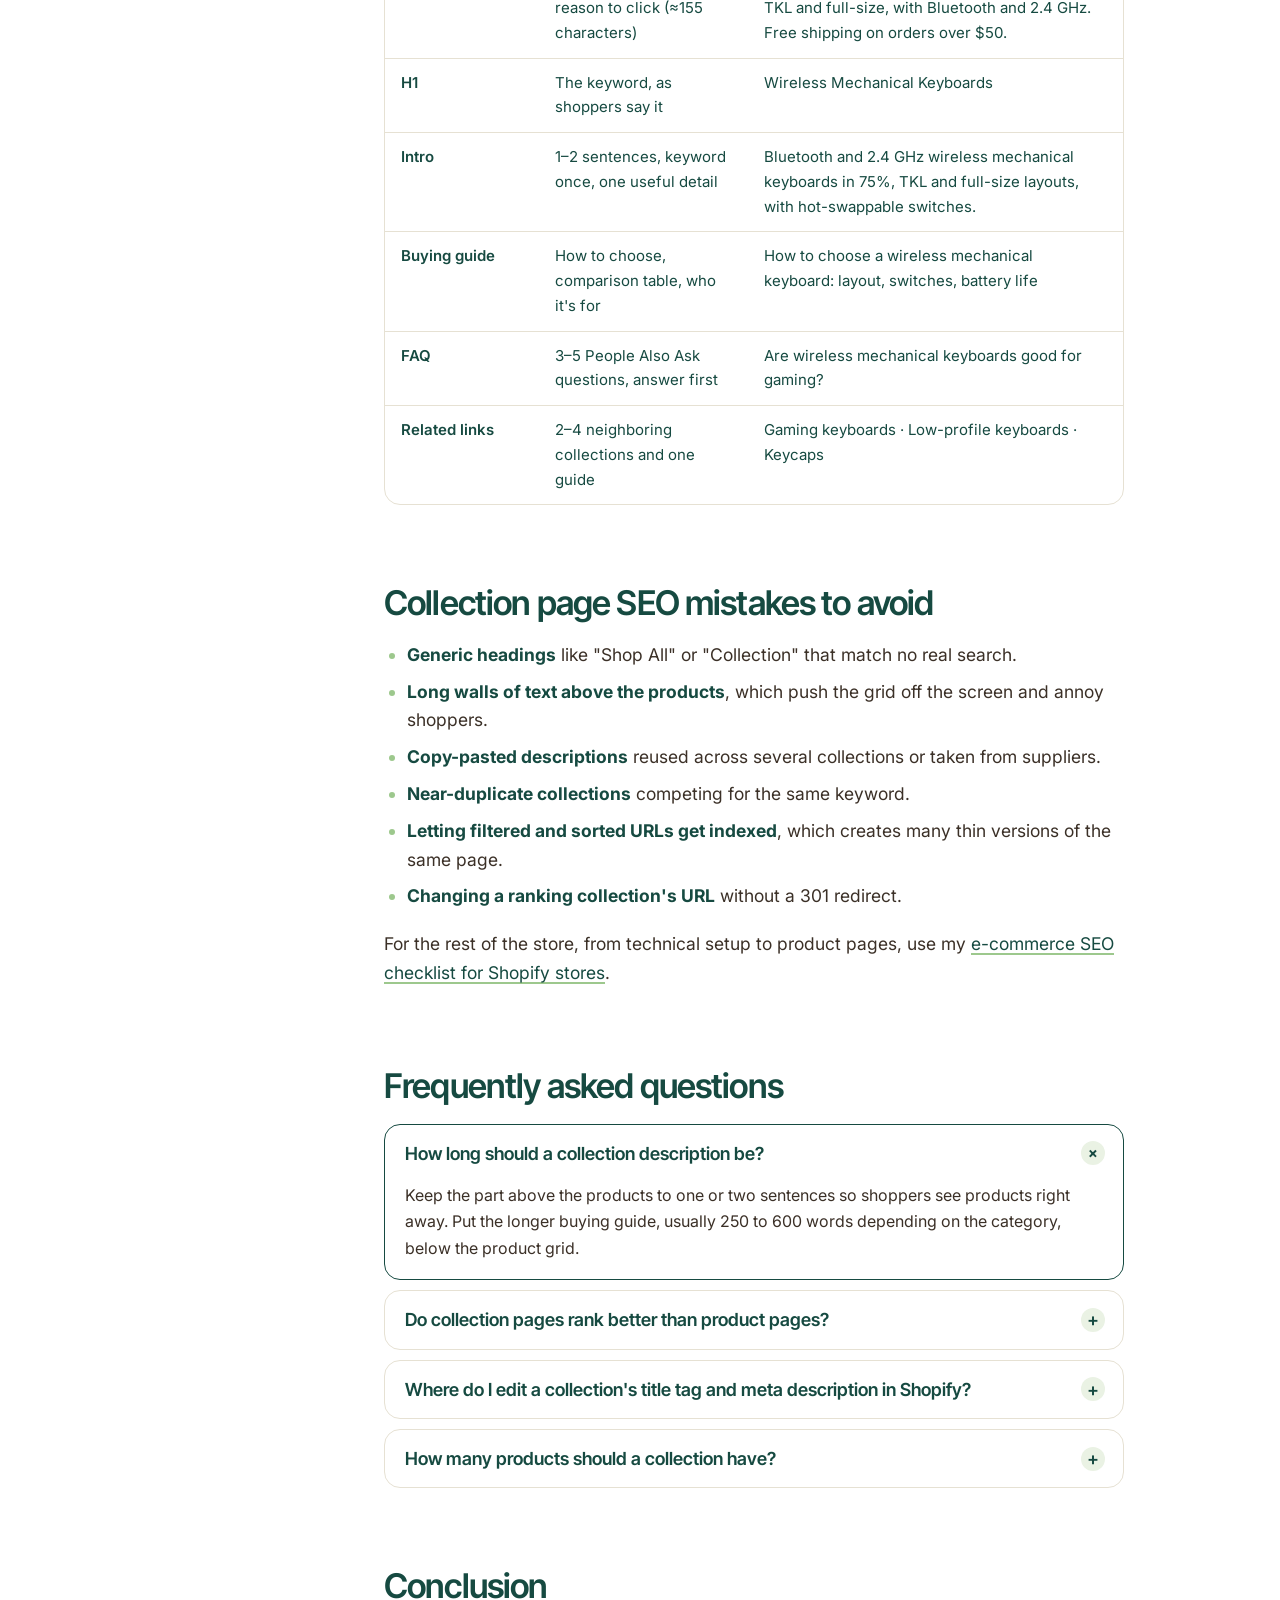
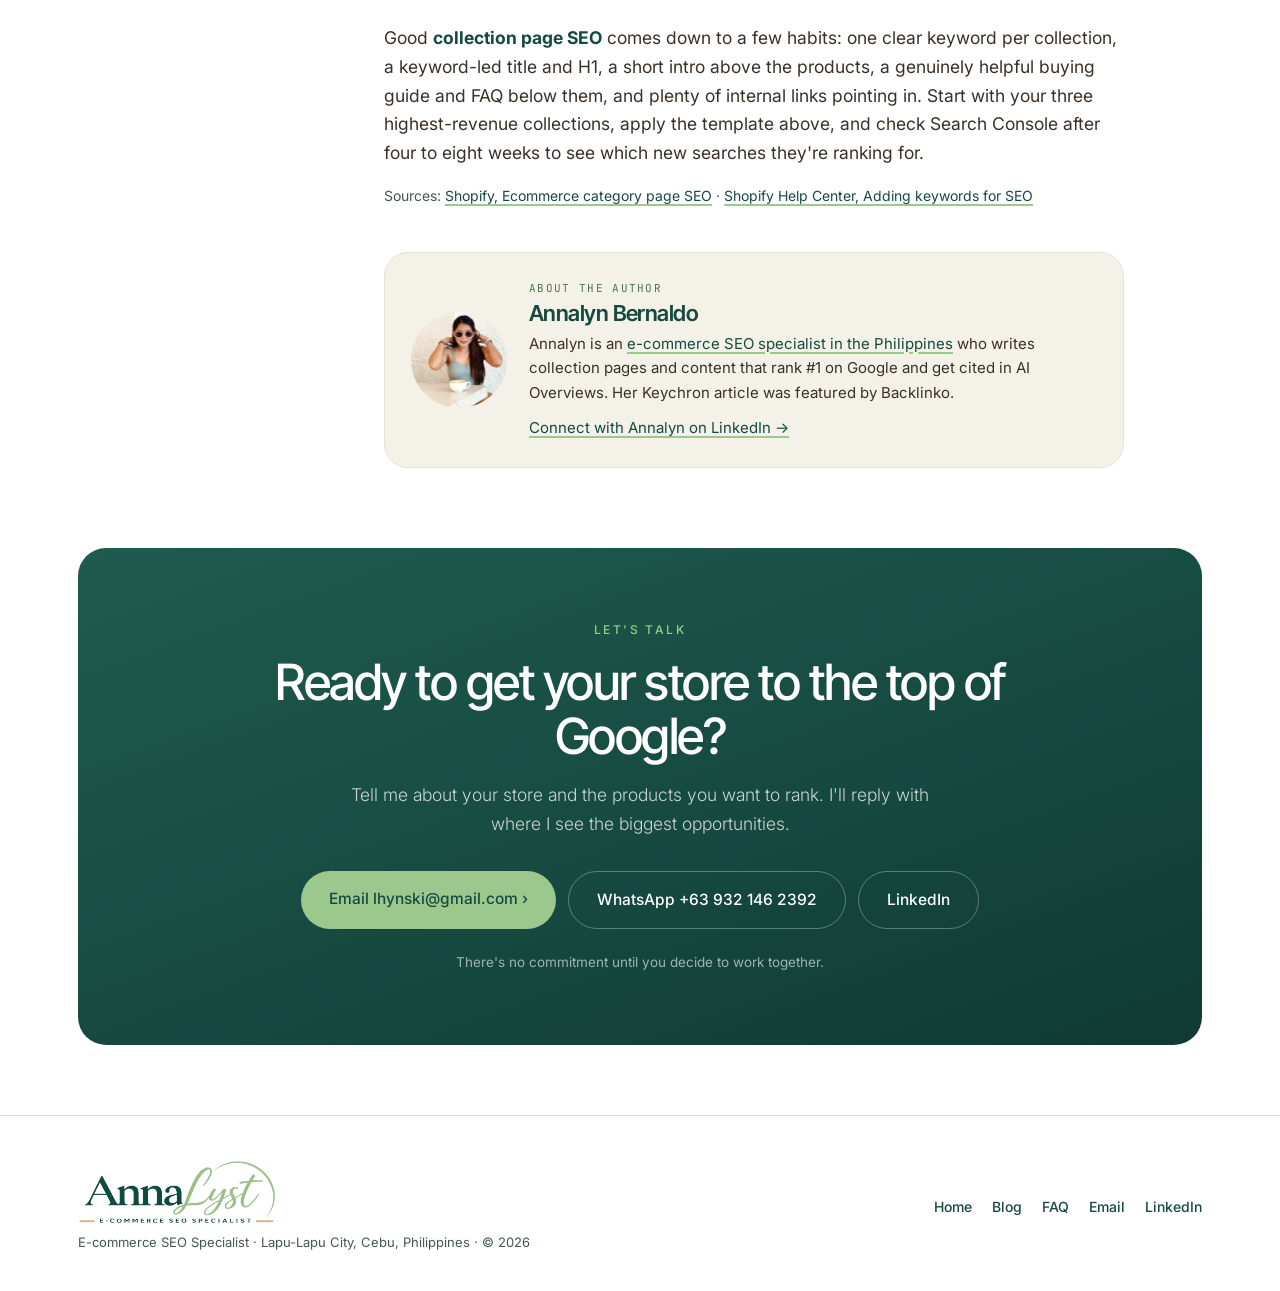
<file: blog/collection-page-seo/index.html>
<!doctype html>
<html lang="en">
<head>
<!-- Google tag (GA4) -->
<script async src="https://www.googletagmanager.com/gtm.js?id=GTM-K32SVDD8"></script>
<script>
  window.dataLayer = window.dataLayer || [];
  function gtag(){dataLayer.push(arguments);}
  gtag('js', new Date());
</script>

<meta charset="utf-8">
<meta name="viewport" content="width=device-width,initial-scale=1">
<title>Collection Page SEO: How to Write Descriptions That Rank</title>
<meta name="description" content="Collection page SEO made simple: pick the right keyword, write the title, H1, intro, buying guide and FAQ, then copy my Shopify template and example.">
<meta name="robots" content="index,follow,max-image-preview:large">
<link rel="canonical" href="https://seoannalyst.com/blog/collection-page-seo/">
<meta name="author" content="Annalyn Bernaldo">
<meta property="og:type" content="article">
<meta property="og:site_name" content="Annalyn Bernaldo">
<meta property="og:locale" content="en_PH">
<meta property="og:url" content="https://seoannalyst.com/blog/collection-page-seo/">
<meta property="og:title" content="Collection Page SEO: How to Write Descriptions That Rank">
<meta property="og:description" content="A step-by-step collection page SEO guide for Shopify stores, with a copy-and-paste template and a before-and-after example.">
<meta property="og:image" content="https://seoannalyst.com/images/blog/collection-page-seo-og.jpg">
<meta property="og:image:width" content="1200">
<meta property="og:image:height" content="630">
<meta property="og:image:alt" content="Collection page SEO: write descriptions that rank">
<meta property="article:published_time" content="2026-11-17">
<meta property="article:author" content="Annalyn Bernaldo">
<meta name="twitter:card" content="summary_large_image">
<meta name="twitter:title" content="Collection Page SEO: How to Write Descriptions That Rank">
<meta name="twitter:description" content="A step-by-step collection page SEO guide for Shopify stores, with a template and example.">
<meta name="twitter:image" content="https://seoannalyst.com/images/blog/collection-page-seo-og.jpg">
<meta name="theme-color" content="#FFFFFF">
<link rel="icon" href="data:image/svg+xml,%3Csvg xmlns='http://www.w3.org/2000/svg' viewBox='0 0 32 32'%3E%3Crect width='32' height='32' rx='8' fill='%23164A41'/%3E%3Ctext x='16' y='21.5' font-family='Arial,sans-serif' font-size='14' font-weight='700' fill='%239DC88D' text-anchor='middle'%3EAL%3C/text%3E%3C/svg%3E">
<link rel="preload" as="image" href="../../images/blog/collection-page-seo-featured.webp" fetchpriority="high">
<link rel="preconnect" href="https://fonts.googleapis.com">
<link rel="preconnect" href="https://fonts.gstatic.com" crossorigin>
<link href="https://fonts.googleapis.com/css2?family=Inter+Tight:wght@400;500;600&family=Inter:wght@300;400;500;600;700&family=JetBrains+Mono:wght@400;500&display=swap" rel="stylesheet">
<link rel="stylesheet" href="../blog.css">
<script type="application/ld+json">
{"@context":"https://schema.org","@graph":[
{"@type":"BlogPosting","@id":"https://seoannalyst.com/blog/collection-page-seo/#article",
 "headline":"Collection Page SEO: How to Write Descriptions That Rank",
 "description":"Collection page SEO made simple: pick the right keyword, write the title, H1, intro, buying guide and FAQ, then copy my Shopify template and example.",
 "image":["https://seoannalyst.com/images/blog/collection-page-seo-og.jpg","https://seoannalyst.com/images/blog/collection-page-seo-featured.webp"],
 "datePublished":"2026-11-17","dateModified":"2026-11-17","inLanguage":"en",
 "mainEntityOfPage":"https://seoannalyst.com/blog/collection-page-seo/",
 "keywords":"collection page SEO, Shopify collection SEO, collection descriptions",
 "author":{"@type":"Person","@id":"https://seoannalyst.com/#annalyn","name":"Annalyn Bernaldo","url":"https://seoannalyst.com/","jobTitle":"E-commerce SEO Specialist","sameAs":["https://www.linkedin.com/in/annalynbernaldo/"]},
 "publisher":{"@type":"Person","@id":"https://seoannalyst.com/#annalyn","name":"Annalyn Bernaldo"},
 "about":["Collection page SEO","Shopify SEO","E-commerce SEO"]},
{"@type":"BreadcrumbList","itemListElement":[
 {"@type":"ListItem","position":1,"name":"Home","item":"https://seoannalyst.com/"},
 {"@type":"ListItem","position":2,"name":"Blog","item":"https://seoannalyst.com/blog/"},
 {"@type":"ListItem","position":3,"name":"Collection Page SEO"}]},
{"@type":"FAQPage","mainEntity":[
 {"@type":"Question","name":"How long should a collection description be?","acceptedAnswer":{"@type":"Answer","text":"Keep the part above the products to one or two sentences so shoppers see products right away. Put the longer buying guide, usually 250 to 600 words depending on the category, below the product grid."}},
 {"@type":"Question","name":"Do collection pages rank better than product pages?","acceptedAnswer":{"@type":"Answer","text":"For broad category searches like \"wireless mechanical keyboards\", usually yes. Google tends to show category or collection pages for those searches because shoppers want to compare several products. Product pages tend to rank for searches that name a specific model."}},
 {"@type":"Question","name":"Where do I edit a collection's title tag and meta description in Shopify?","acceptedAnswer":{"@type":"Answer","text":"Open Products, then Collections, choose the collection and scroll to the search engine listing section at the bottom. Click the edit (pencil) icon to change the page title, meta description and URL handle."}},
 {"@type":"Question","name":"How many products should a collection have?","acceptedAnswer":{"@type":"Answer","text":"Shopify recommends avoiding collections with fewer than five products. Very small collections give shoppers little choice and often look thin to search engines."}}
]}
]}
</script>
</head>
<body>

<nav>
  <div class="nav-inner">
    <a href="../../" class="brand" aria-label="AnnaLyst home"><img src="../../images/brand/annalyst-logo-wordmark.webp" width="407" height="120" alt="AnnaLyst, Annalyn Bernaldo"></a>
    <div class="nav-links">
      <a href="../../#work" class="hide-sm">Work</a>
      <a href="../../#services" class="hide-sm">Services</a>
      <a href="../" aria-current="page">Blog</a>
      <a href="../../#contact" class="nav-cta">Let's talk</a>
    </div>
  </div>
</nav>

<main class="wrap">
  <nav class="crumbs" aria-label="Breadcrumb" style="position:static;background:none;border:0;backdrop-filter:none">
    <ol>
      <li><a href="../../">Home</a></li>
      <li><a href="../">Blog</a></li>
      <li aria-current="page">Collection page SEO</li>
    </ol>
  </nav>

  <header class="a-head">
    <div class="kicker">Shopify SEO · Collections</div>
    <h1>Collection page SEO: how to write <em>descriptions that rank</em></h1>
    <p class="dek">A step-by-step guide to turning thin Shopify collection pages into pages that rank for category searches and help shoppers choose, with a template you can copy.</p>
    <div class="byline">
      <img src="../../images/annalyn-bernaldo-seo-specialist-cebu.webp" width="52" height="52" alt="Annalyn Bernaldo">
      <div class="who"><b>Annalyn Bernaldo</b><span>E-commerce SEO Specialist, Philippines · <time datetime="2026-11-17">November 17, 2026</time> · 9 min read</span></div>
    </div>
  </header>

  <div class="hero-img">
    <img src="../../images/blog/collection-page-seo-featured.webp" width="1600" height="840" alt="Collection page SEO: write descriptions that rank, by Annalyn Bernaldo" fetchpriority="high">
  </div>

  <div class="a-grid">
    <aside class="toc" aria-label="Table of contents">
      <div class="t">In this guide</div>
      <ol>
        <li><a href="#what-is">What is collection page SEO?</a></li>
        <li><a href="#why">Why collections matter</a></li>
        <li><a href="#step-1">1. Pick one keyword</a></li>
        <li><a href="#step-2">2. Title tag &amp; meta</a></li>
        <li><a href="#step-3">3. H1 &amp; short intro</a></li>
        <li><a href="#step-4">4. Buying guide below the grid</a></li>
        <li><a href="#step-5">5. FAQ</a></li>
        <li><a href="#step-6">6. Internal links</a></li>
        <li><a href="#template">Copy-and-paste template</a></li>
        <li><a href="#mistakes">Mistakes to avoid</a></li>
        <li><a href="#faq">FAQ</a></li>
        <li><a href="#conclusion">Conclusion</a></li>
      </ol>
    </aside>

    <article class="prose">
      <div class="tldr">
        <div class="t">TL;DR</div>
        <ul>
          <li>Give every collection one main keyword that shoppers search for, and use it in the title tag, H1 and first sentence.</li>
          <li>Keep the intro above the products to one or two sentences. Put the real ranking copy (a buying guide, comparison table and FAQ) below the grid.</li>
          <li>Link to the collection from your menu, related collections, product pages and blog posts.</li>
          <li>Avoid near-duplicate collections and collections with only a handful of products.</li>
        </ul>
      </div>

      <p><strong>Collection page SEO</strong> is the fastest way I know to grow organic sales for a Shopify store. Collection pages target broad, high-intent searches like "wireless mechanical keyboards" or "baby carriers for newborns", yet most stores leave them with a one-word heading and a grid of products.</p>
      <p>In this guide I'll walk you through the exact steps I use on client stores, from choosing the keyword to writing the buying guide, plus a template and a before-and-after example you can copy.</p>

      <h2 id="what-is">What is collection page SEO?</h2>
      <p class="answer"><b>Answer:</b> collection page SEO is the work of optimizing a store's category pages (called "collections" in Shopify) so they rank on Google for category searches. It covers the keyword, title tag, meta description, H1, on-page copy, FAQ and internal links.</p>
      <p>Product pages usually rank for searches that name a specific model. Collection pages rank for the broader searches shoppers make when they're still comparing options, which is why they often bring in more traffic per page.</p>

      <h2 id="why">Why collection pages matter more than you think</h2>
      <ul>
        <li><strong>They match how people shop.</strong> Someone searching "wireless mechanical keyboards" wants to compare several options, and Google usually shows category pages for that kind of search.</li>
        <li><strong>One page can rank for many keywords.</strong> A good collection page ranks for the main term plus variations like "best wireless mechanical keyboard" and "bluetooth mechanical keyboard".</li>
        <li><strong>They pass authority to products.</strong> Every product in the grid gets an internal link from a page that Google crawls often.</li>
      </ul>

      <h2 id="step-1">Step 1: Pick one main keyword per collection</h2>
      <ul>
        <li>Search the term on Google. If the top results are product grids, it's a collection keyword. If they're articles, it belongs on your <a href="../">blog</a> instead.</li>
        <li>Choose the term shoppers actually use. "Wireless mechanical keyboards" beats an internal name like "Cordless Range".</li>
        <li>Don't create two collections for the same search. Shopify's own guidance is that if Google returns mostly the same results for two collection names, you probably only need one (<a href="https://www.shopify.com/blog/ecommerce-category-page-seo" target="_blank" rel="noopener">Shopify</a>).</li>
        <li>Avoid collections with fewer than five products. They give shoppers little choice and often look thin.</li>
      </ul>

      <h2 id="step-2">Step 2: Write the title tag and meta description</h2>
      <p>In Shopify, open <em>Products → Collections</em>, choose the collection and scroll to the <em>search engine listing</em> section at the bottom. Click the pencil icon to edit the page title, meta description and URL handle.</p>
      <ul>
        <li><strong>Title tag:</strong> start with the keyword and keep it to about 60 characters so Google doesn't cut it off (<a href="https://help.shopify.com/manual/promoting-marketing/seo/adding-keywords" target="_blank" rel="noopener">Shopify Help Center</a>). Example: <code>Wireless Mechanical Keyboards | Hot-Swap &amp; RGB | Brand</code></li>
        <li><strong>Meta description:</strong> about 150–160 characters, with the keyword and a reason to click, such as range, shipping or a guarantee. It isn't a ranking factor, but a good one earns more clicks.</li>
        <li><strong>URL handle:</strong> short and keyword-based, like <code>/collections/wireless-mechanical-keyboards</code>. If a collection already ranks, don't change its URL without adding a redirect.</li>
      </ul>

      <h2 id="step-3">Step 3: Use a keyword-led H1 and a short intro</h2>
      <p>The collection title becomes the H1 in most themes, so make it the keyword: "Wireless Mechanical Keyboards", not "Shop All" or "New In".</p>
      <p>Keep the text above the products to <strong>one or two sentences</strong>, which matches Shopify's own recommendation. Use the keyword once, add a useful detail (layouts, materials, sizes) and let the products appear without scrolling.</p>
      <figure>
        <a href="../../images/blog/collection-page-seo-before-after-example.webp" target="_blank" rel="noopener" title="Open full-size image"><img src="../../images/blog/collection-page-seo-before-after-example.webp" width="1600" height="989" alt="Before and after example of collection page SEO: generic title and Shop All heading rewritten with the keyword wireless mechanical keyboards" loading="lazy" decoding="async"></a>
        <figcaption>The same collection before and after. Tap the image to open it full size.</figcaption>
      </figure>

      <h2 id="step-4">Step 4: Add a buying guide below the product grid</h2>
      <p>This is where most of your ranking copy should go. Shoppers who scroll past the products are still deciding, so give them what they need to choose:</p>
      <ul>
        <li><strong>How to choose:</strong> the two or three factors that matter most, such as layout, switch type and connection.</li>
        <li><strong>A comparison table:</strong> options side by side, for example 75% vs TKL vs full-size.</li>
        <li><strong>Who each option is for:</strong> gamers, writers, travelers, small desks.</li>
        <li><strong>Links</strong> to the most relevant products and to a deeper blog guide.</li>
      </ul>
      <p>Length depends on the category. For most collections, 250–600 words is enough to be helpful without padding.</p>
      <p class="tip"><b>Tip:</b> Many Shopify themes show the collection description only above the grid. A developer can add a below-grid section that reads from a collection metafield, so each collection gets its own buying guide.</p>

      <h2 id="step-5">Step 5: Add an FAQ from People Also Ask</h2>
      <p>Search your keyword and open the <em>People also ask</em> box. Pick three to five questions shoppers really ask, such as "Are wireless mechanical keyboards good for gaming?", and answer each in two or three sentences. Start each answer with the direct answer, which also gives your page a better chance of being quoted in <a href="../ai-overview-seo-ecommerce/">Google AI Overviews</a>.</p>

      <h2 id="step-6">Step 6: Link to the collection from everywhere relevant</h2>
      <p>Pages without internal links tend to struggle to rank. Link to each important collection from:</p>
      <ul>
        <li>your main menu (one or two clicks from the homepage)</li>
        <li>related collections ("You might also like: low-profile keyboards")</li>
        <li>product pages, through breadcrumbs</li>
        <li>blog posts, using the collection keyword as the link text</li>
      </ul>
      <figure>
        <a href="../../images/blog/shopify-collection-page-seo-anatomy.webp" target="_blank" rel="noopener" title="Open full-size image"><img src="../../images/blog/shopify-collection-page-seo-anatomy.webp" width="1600" height="1408" alt="Diagram of a Shopify collection page showing breadcrumbs, H1, intro, filters, product grid, buying guide, FAQ and related collections" loading="lazy" decoding="async"></a>
        <figcaption>Where each element goes on a collection page.</figcaption>
      </figure>

      <h2 id="template">A collection description template you can copy</h2>
      <div class="table-wrap">
        <table>
          <thead><tr><th>Section</th><th>What to write</th><th>Example</th></tr></thead>
          <tbody>
            <tr><td>Title tag</td><td>Keyword | key benefit | brand (≈60 characters)</td><td>Wireless Mechanical Keyboards | Hot-Swap &amp; RGB | Brand</td></tr>
            <tr><td>Meta description</td><td>Keyword + range + reason to click (≈155 characters)</td><td>Shop wireless mechanical keyboards in 75%, TKL and full-size, with Bluetooth and 2.4 GHz. Free shipping on orders over $50.</td></tr>
            <tr><td>H1</td><td>The keyword, as shoppers say it</td><td>Wireless Mechanical Keyboards</td></tr>
            <tr><td>Intro</td><td>1–2 sentences, keyword once, one useful detail</td><td>Bluetooth and 2.4 GHz wireless mechanical keyboards in 75%, TKL and full-size layouts, with hot-swappable switches.</td></tr>
            <tr><td>Buying guide</td><td>How to choose, comparison table, who it's for</td><td>How to choose a wireless mechanical keyboard: layout, switches, battery life</td></tr>
            <tr><td>FAQ</td><td>3–5 People Also Ask questions, answer first</td><td>Are wireless mechanical keyboards good for gaming?</td></tr>
            <tr><td>Related links</td><td>2–4 neighboring collections and one guide</td><td>Gaming keyboards · Low-profile keyboards · Keycaps</td></tr>
          </tbody>
        </table>
      </div>

      <h2 id="mistakes">Collection page SEO mistakes to avoid</h2>
      <ul>
        <li><strong>Generic headings</strong> like "Shop All" or "Collection" that match no real search.</li>
        <li><strong>Long walls of text above the products</strong>, which push the grid off the screen and annoy shoppers.</li>
        <li><strong>Copy-pasted descriptions</strong> reused across several collections or taken from suppliers.</li>
        <li><strong>Near-duplicate collections</strong> competing for the same keyword.</li>
        <li><strong>Letting filtered and sorted URLs get indexed</strong>, which creates many thin versions of the same page.</li>
        <li><strong>Changing a ranking collection's URL</strong> without a 301 redirect.</li>
      </ul>
      <p>For the rest of the store, from technical setup to product pages, use my <a href="../ecommerce-seo-checklist-shopify/">e-commerce SEO checklist for Shopify stores</a>.</p>

      <h2 id="faq">Frequently asked questions</h2>
      <div class="faq">
        <details open><summary>How long should a collection description be?</summary><p>Keep the part above the products to one or two sentences so shoppers see products right away. Put the longer buying guide, usually 250 to 600 words depending on the category, below the product grid.</p></details>
        <details><summary>Do collection pages rank better than product pages?</summary><p>For broad category searches like "wireless mechanical keyboards", usually yes. Google tends to show category or collection pages for those searches because shoppers want to compare several products. Product pages tend to rank for searches that name a specific model.</p></details>
        <details><summary>Where do I edit a collection's title tag and meta description in Shopify?</summary><p>Open Products, then Collections, choose the collection and scroll to the search engine listing section at the bottom. Click the edit (pencil) icon to change the page title, meta description and URL handle.</p></details>
        <details><summary>How many products should a collection have?</summary><p>Shopify recommends avoiding collections with fewer than five products. Very small collections give shoppers little choice and often look thin to search engines.</p></details>
      </div>

      <h2 id="conclusion">Conclusion</h2>
      <p>Good <strong>collection page SEO</strong> comes down to a few habits: one clear keyword per collection, a keyword-led title and H1, a short intro above the products, a genuinely helpful buying guide and FAQ below them, and plenty of internal links pointing in. Start with your three highest-revenue collections, apply the template above, and check Search Console after four to eight weeks to see which new searches they're ranking for.</p>

      <p style="font-size:14px;color:var(--ink-soft)">Sources: <a href="https://www.shopify.com/blog/ecommerce-category-page-seo" target="_blank" rel="noopener">Shopify, Ecommerce category page SEO</a> · <a href="https://help.shopify.com/manual/promoting-marketing/seo/adding-keywords" target="_blank" rel="noopener">Shopify Help Center, Adding keywords for SEO</a></p>

      <div class="author">
        <img src="../../images/annalyn-bernaldo-seo-specialist-cebu.webp" width="96" height="96" alt="Annalyn Bernaldo, e-commerce SEO specialist" loading="lazy">
        <div>
          <div class="k">About the author</div>
          <h3>Annalyn Bernaldo</h3>
          <p>Annalyn is an <a href="../../">e-commerce SEO specialist in the Philippines</a> who writes collection pages and content that rank #1 on Google and get cited in AI Overviews. Her Keychron article was featured by Backlinko.</p>
          <p style="margin-top:10px!important"><a href="https://www.linkedin.com/in/annalynbernaldo/" target="_blank" rel="noopener me">Connect with Annalyn on LinkedIn →</a></p>
        </div>
      </div>
    </article>
  </div>

  <section class="cta" aria-labelledby="cta-h">
    <span class="cta-eyebrow">Let's talk</span>
    <h2 id="cta-h">Ready to get your store to the top of Google?</h2>
    <p>Tell me about your store and the products you want to rank. I'll reply with where I see the biggest opportunities.</p>
    <div class="row">
      <a class="btn cta-main" href="mailto:lhynski@gmail.com">Email lhynski@gmail.com <span aria-hidden="true">›</span></a>
      <a class="btn cta-line" href="https://wa.me/639321462392" target="_blank" rel="noopener">WhatsApp +63 932 146 2392</a>
      <a class="btn cta-line" href="https://www.linkedin.com/in/annalynbernaldo/" target="_blank" rel="noopener me">LinkedIn</a>
    </div>
    <small>There's no commitment until you decide to work together.</small>
  </section>
</main>

<footer>
  <div class="wrap foot">
    <div>
      <a href="../../" class="brand brand-foot" aria-label="AnnaLyst home"><img src="../../images/brand/annalyst-logo-ecommerce-seo-specialist.webp" width="741" height="240" alt="AnnaLyst, Annalyn Bernaldo, E-commerce SEO Specialist" loading="lazy"></a>
      <div class="foot-meta">E-commerce SEO Specialist · Lapu-Lapu City, Cebu, Philippines · © 2026</div>
    </div>
    <div class="foot-links">
      <a href="../../">Home</a>
      <a href="../">Blog</a>
      <a href="../../#faq">FAQ</a>
      <a href="mailto:lhynski@gmail.com">Email</a>
      <a href="https://www.linkedin.com/in/annalynbernaldo/" target="_blank" rel="noopener me">LinkedIn</a>
    </div>
  </div>
</footer>

<script>
(function(){
  var links=[].slice.call(document.querySelectorAll('.toc a'));
  if(!('IntersectionObserver' in window)||!links.length)return;
  var map={};links.forEach(function(a){map[a.getAttribute('href').slice(1)]=a});
  var io=new IntersectionObserver(function(es){es.forEach(function(e){if(e.isIntersecting){links.forEach(function(a){a.classList.remove('on')});var a=map[e.target.id];if(a)a.classList.add('on')}})},{rootMargin:'-20% 0px -70% 0px'});
  Object.keys(map).forEach(function(id){var el=document.getElementById(id);if(el)io.observe(el)});
})();
</script>
<script>
// GA4 events: contact clicks, outbound proof links, SEO tool use
document.addEventListener('click',function(e){
  var a=e.target.closest('a,button');if(!a||typeof gtag!=='function')return;
  var h=a.getAttribute('href')||'';
  if(h.indexOf('mailto:')===0)gtag('event','contact_click',{method:'email',link_text:(a.textContent||'').trim().slice(0,60)});
  else if(h.indexOf('wa.me')>-1)gtag('event','contact_click',{method:'whatsapp',link_text:(a.textContent||'').trim().slice(0,60)});
  else if(h.indexOf('linkedin.com')>-1)gtag('event','contact_click',{method:'linkedin'});
  else if(/^https?:/.test(h)&&h.indexOf('seoannalyst.com')===-1)gtag('event','outbound_click',{link_url:h});
  if(a.matches('#scForm button[type=submit]'))gtag('event','seo_tool_generate');
});
</script>
</body>
</html>
</file>
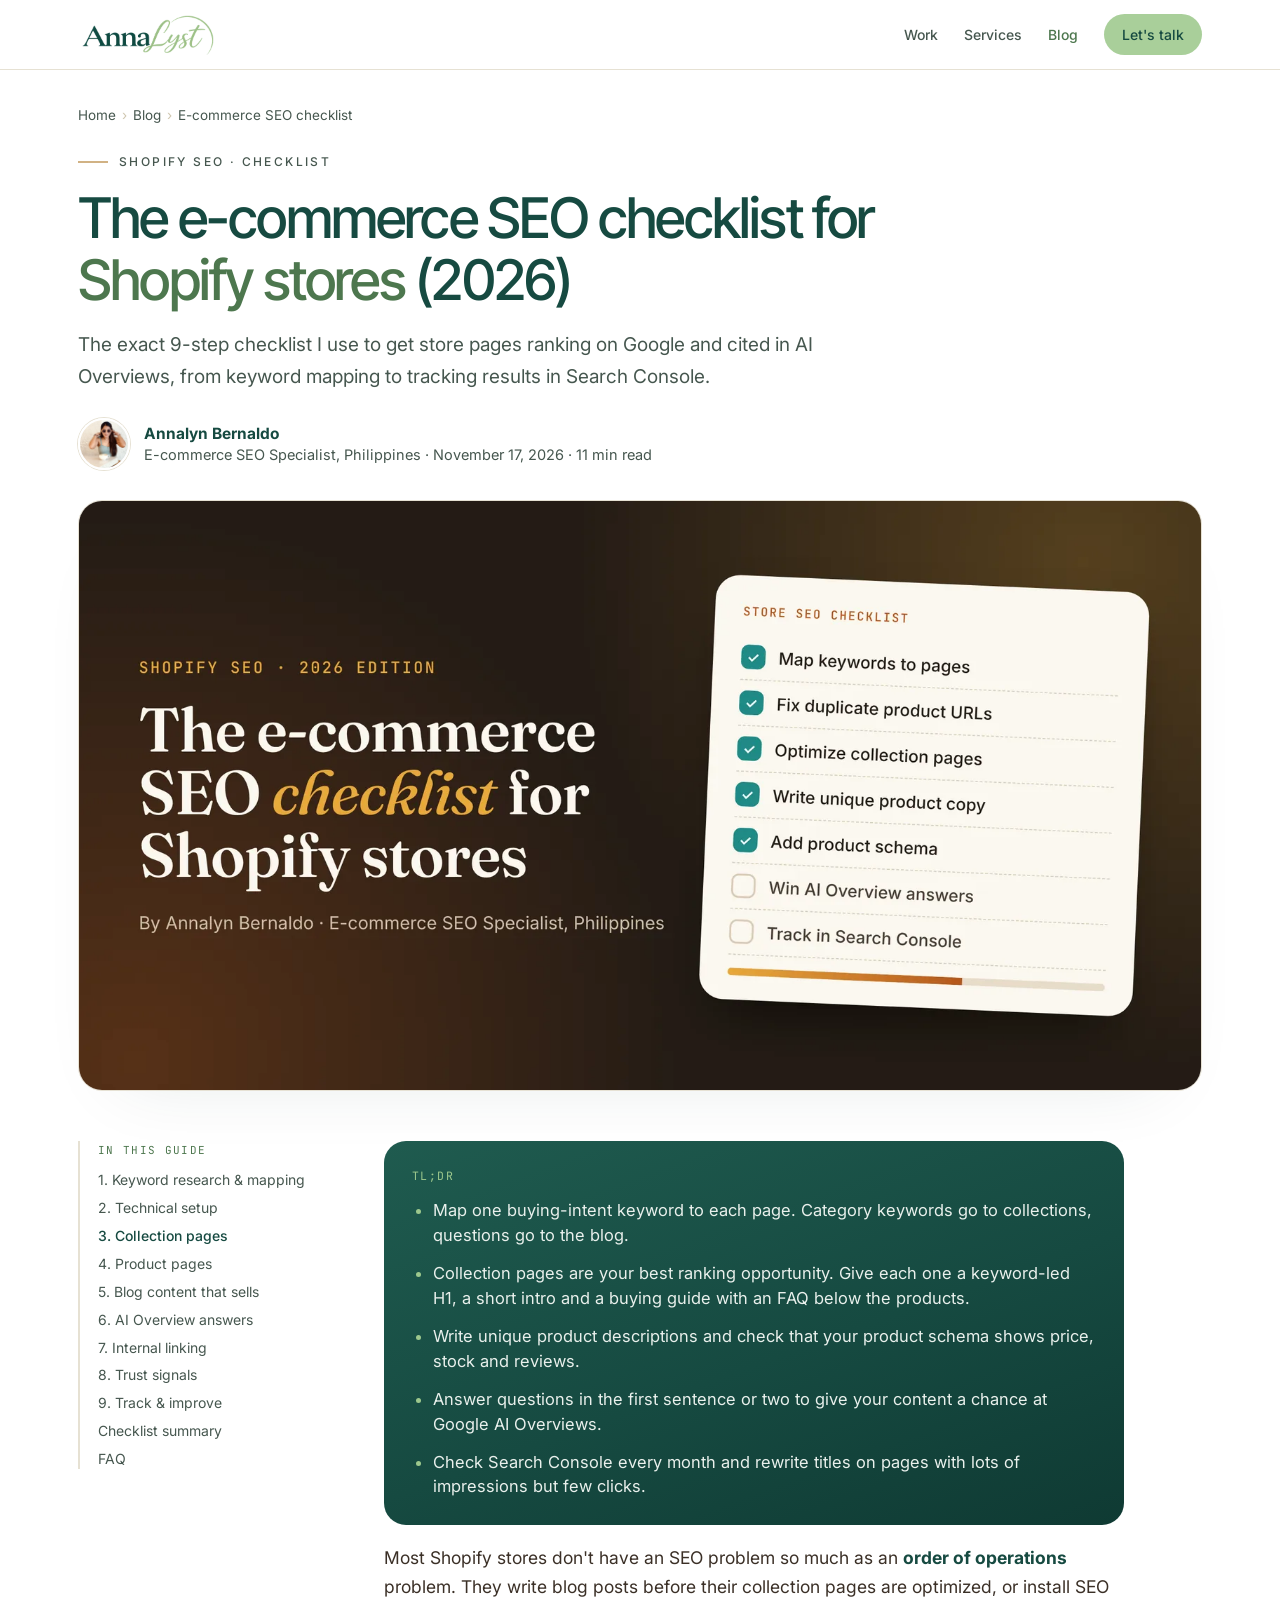
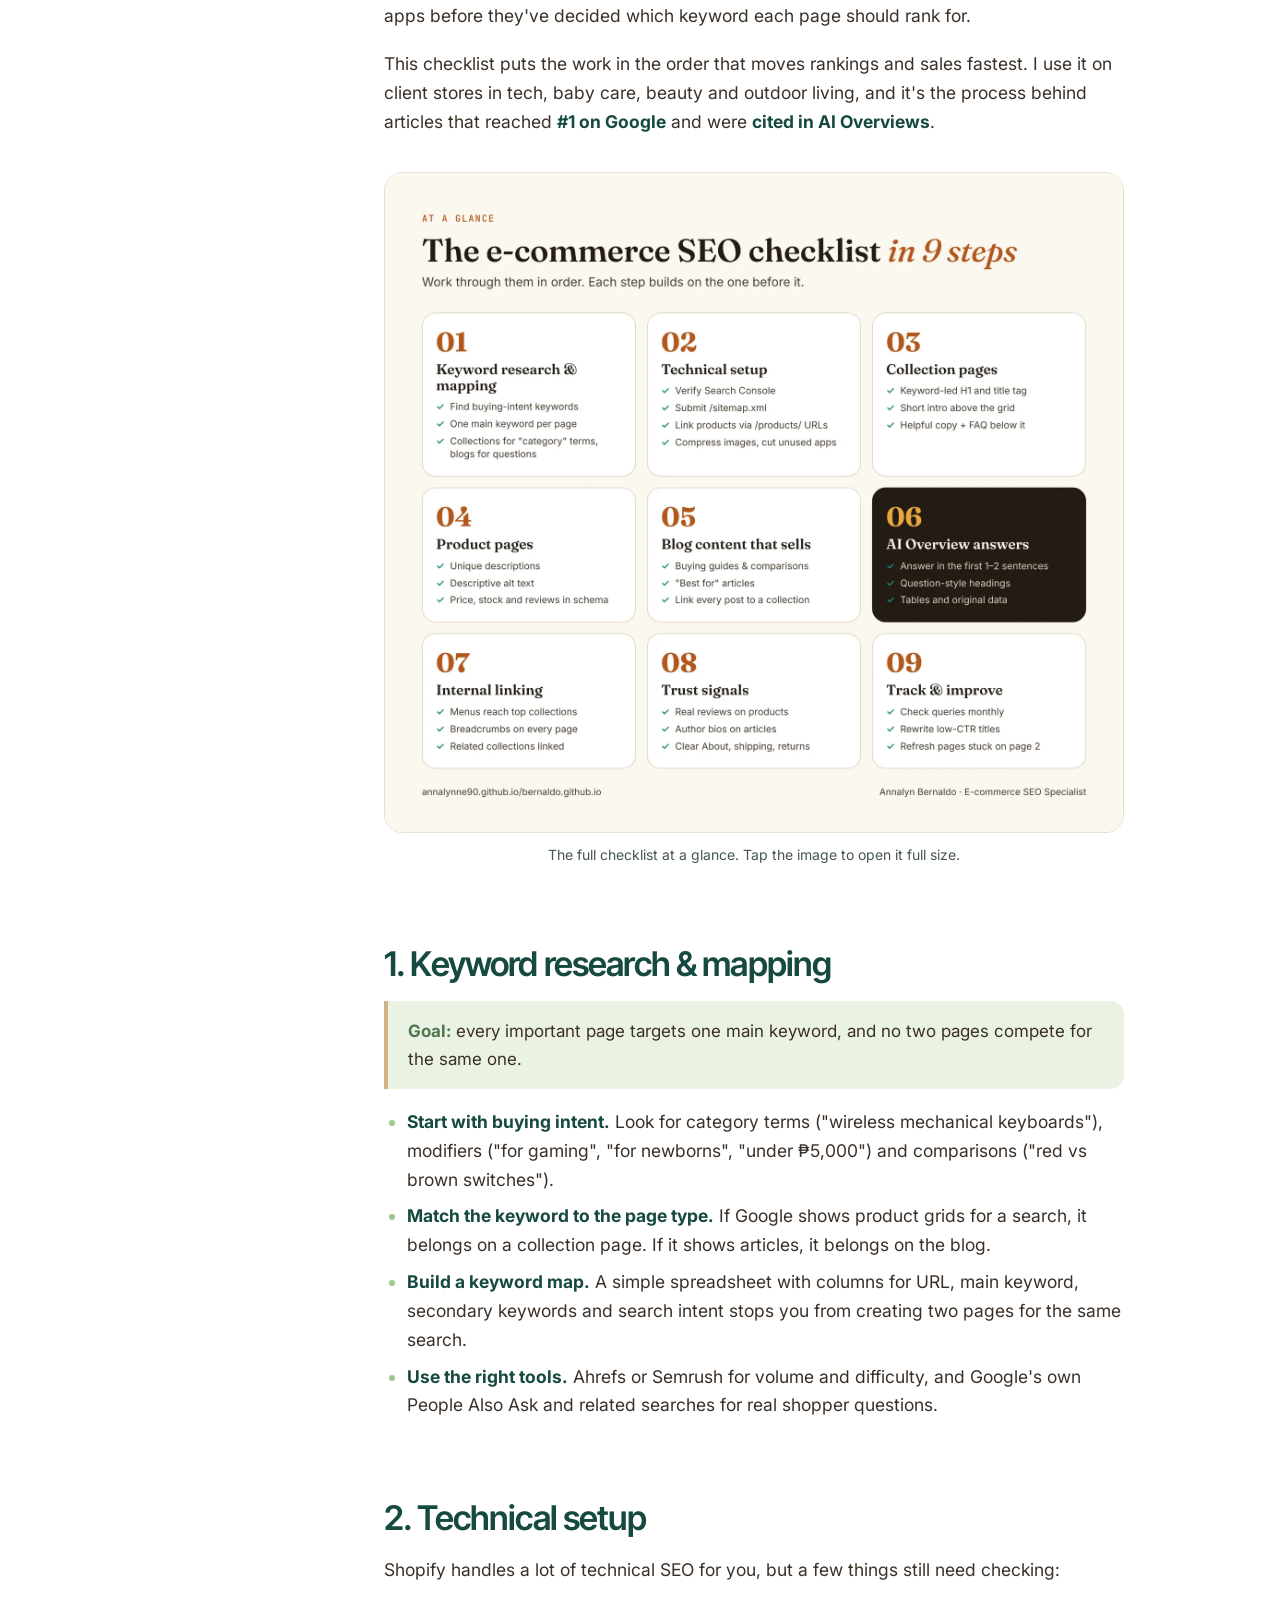
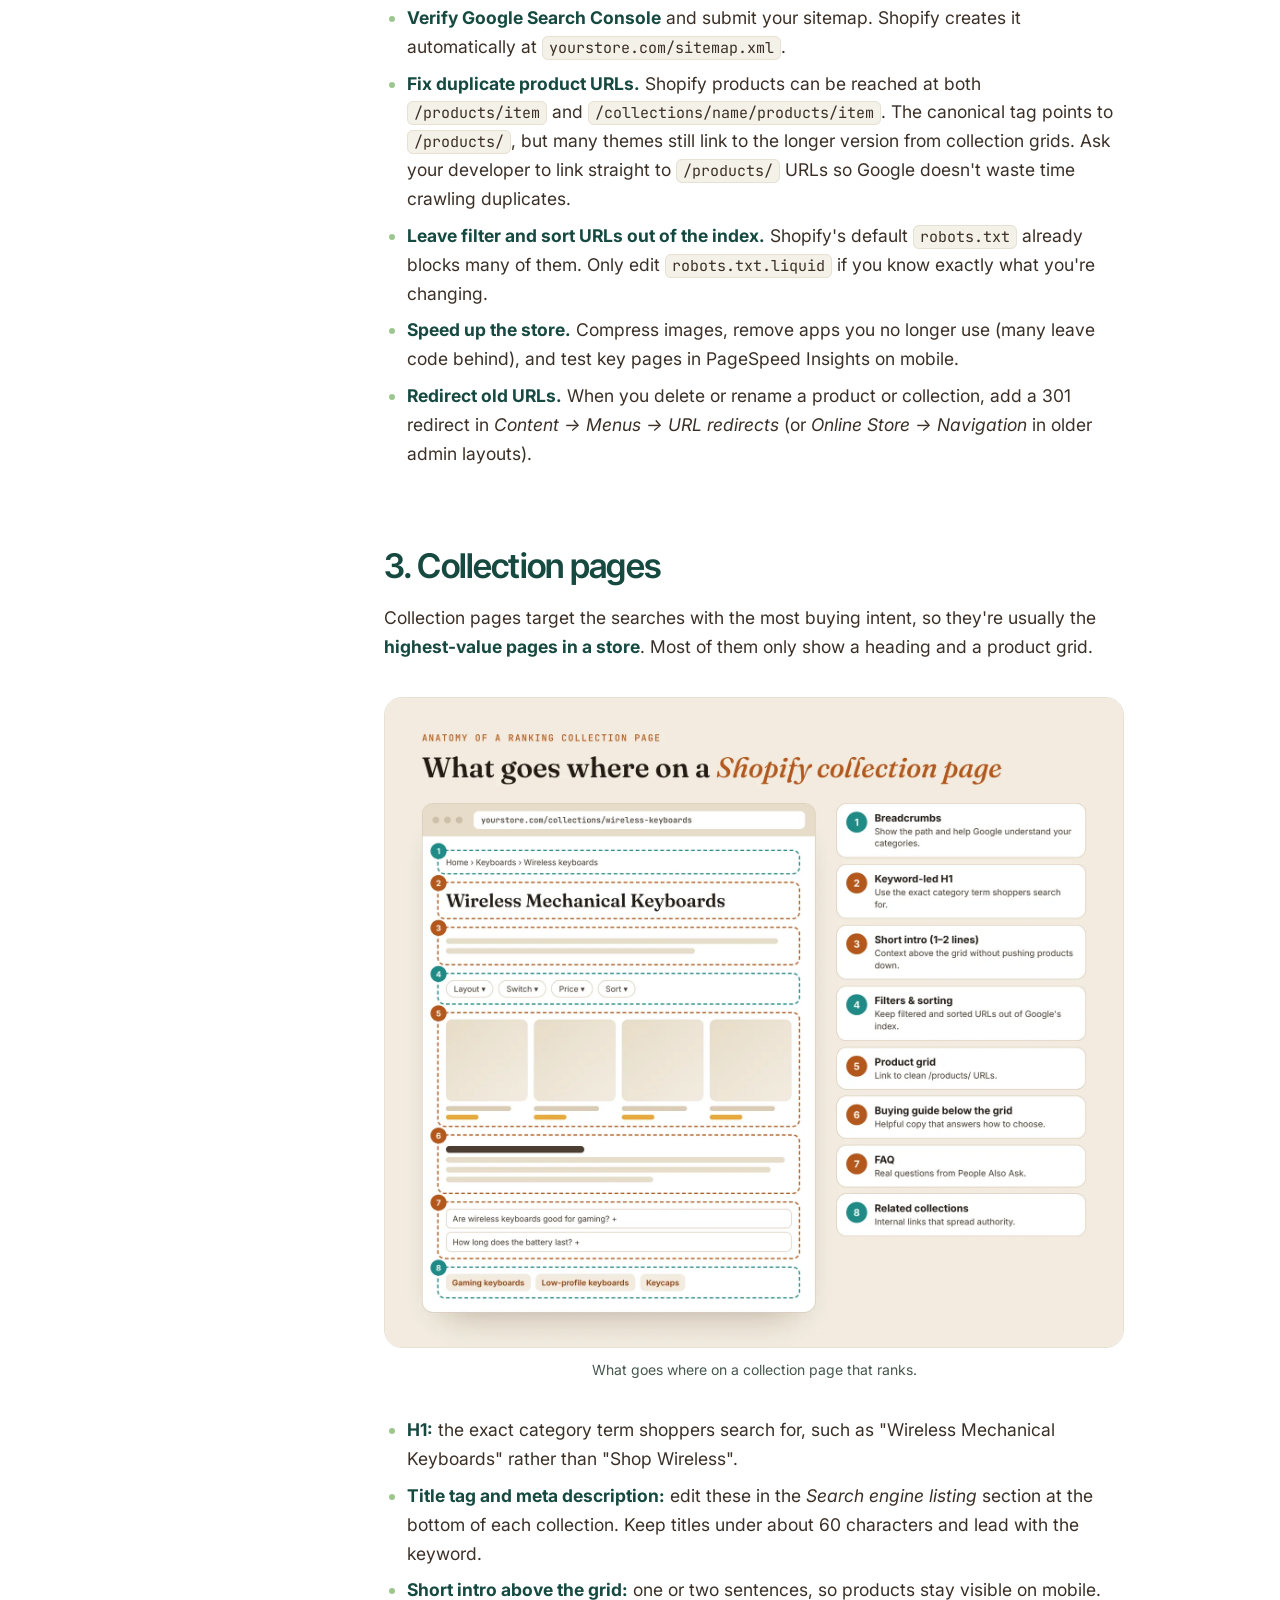
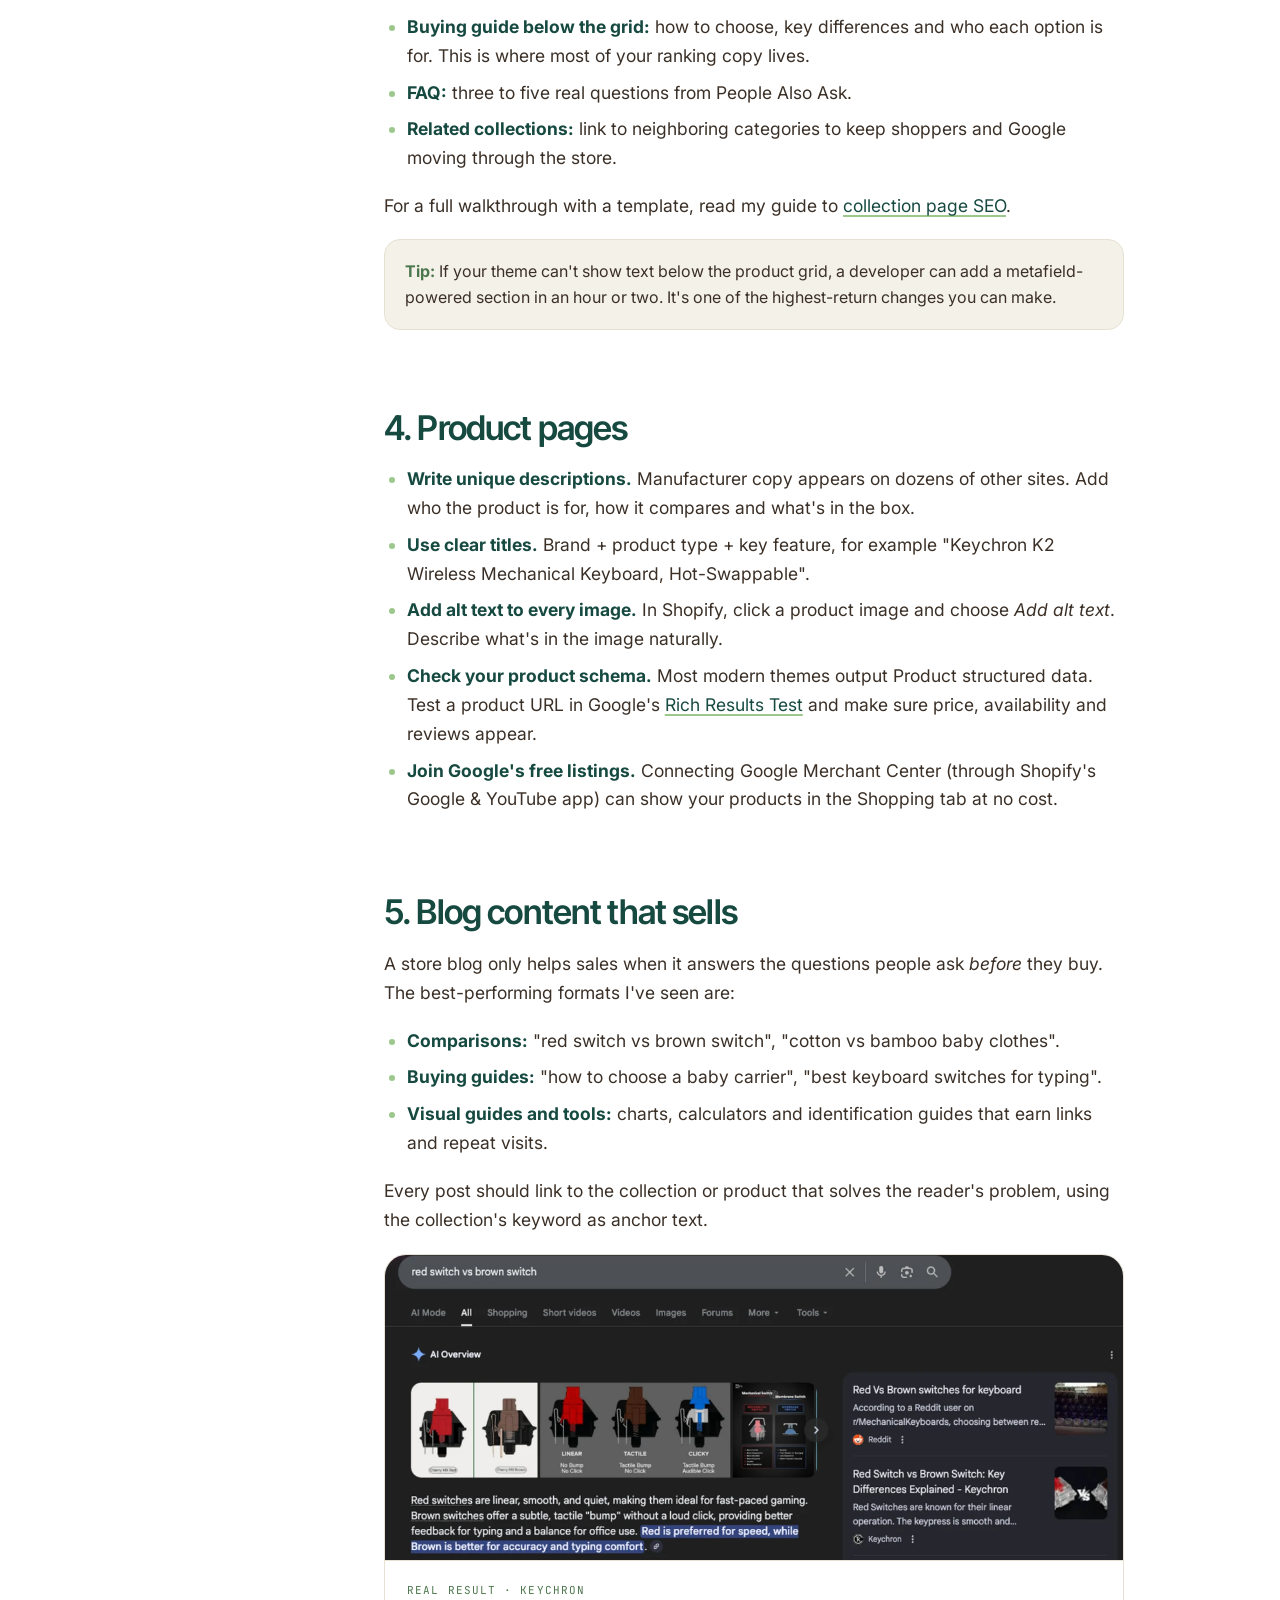
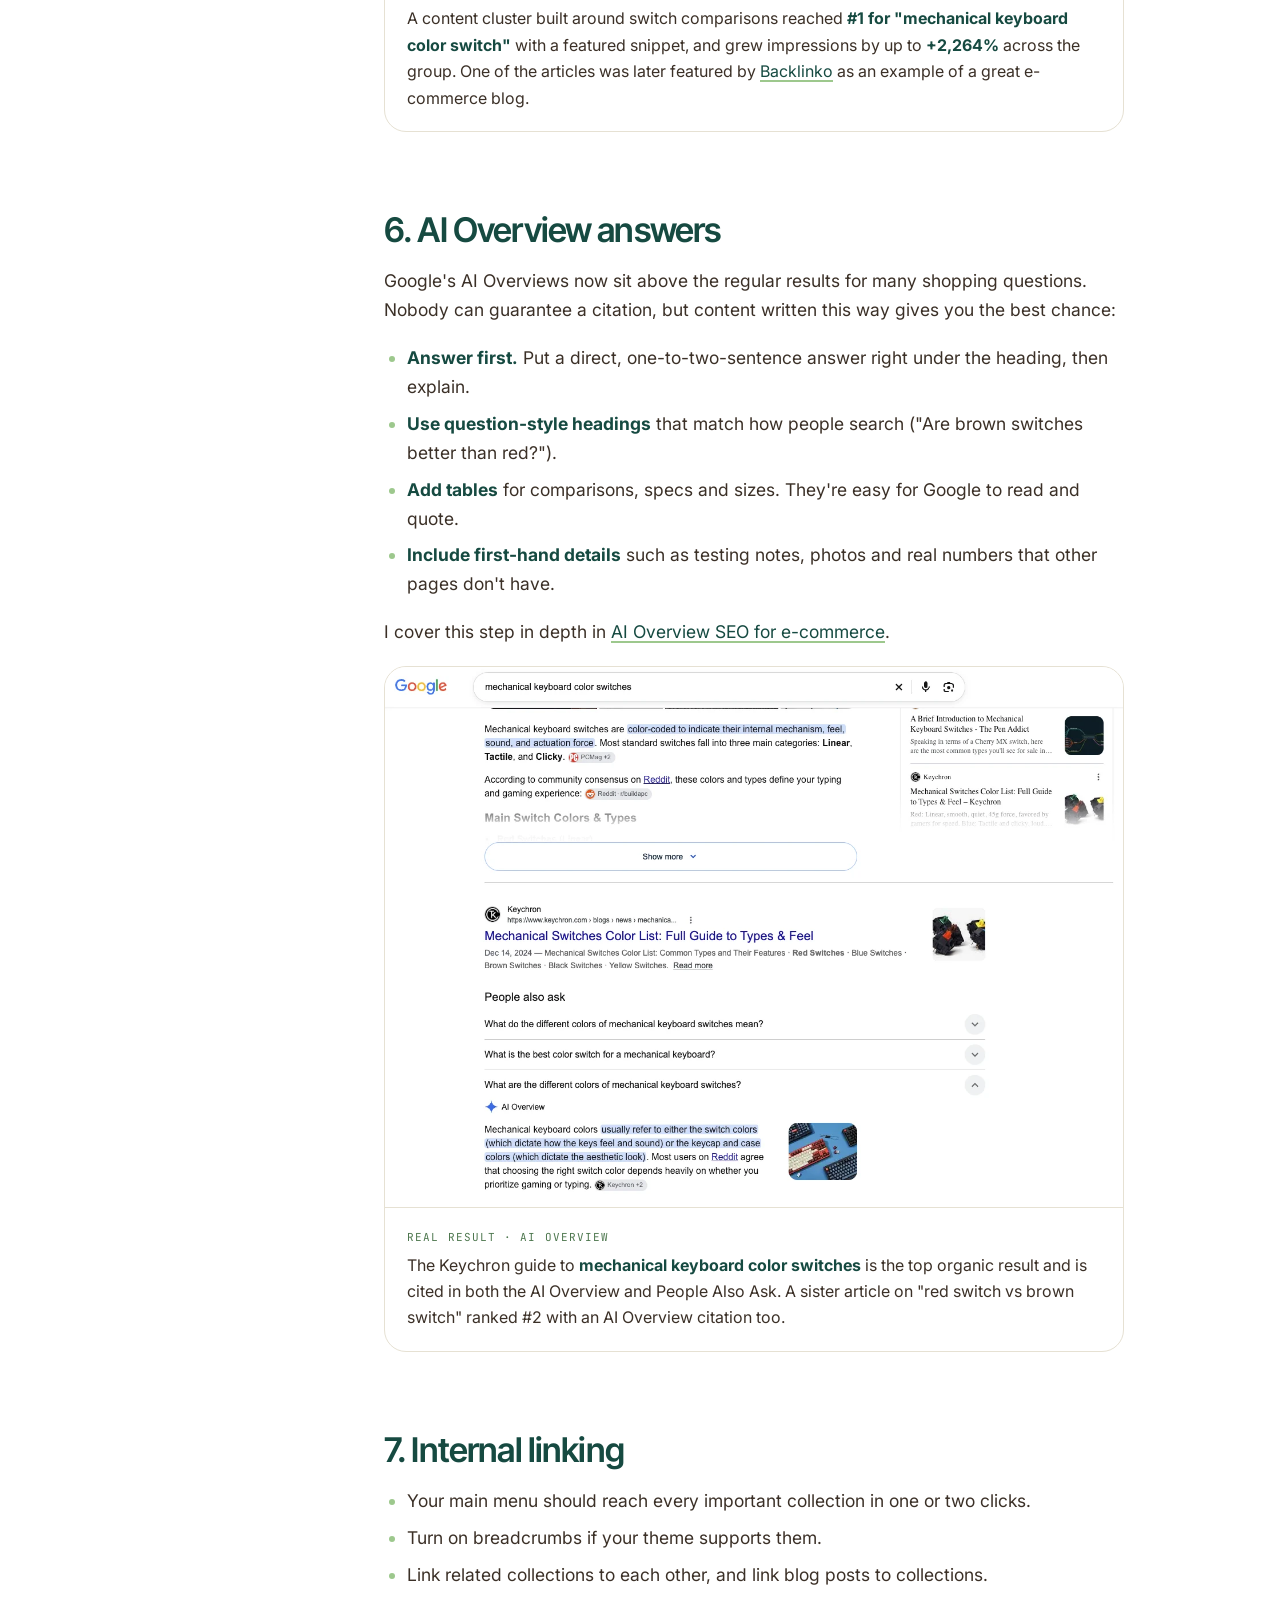
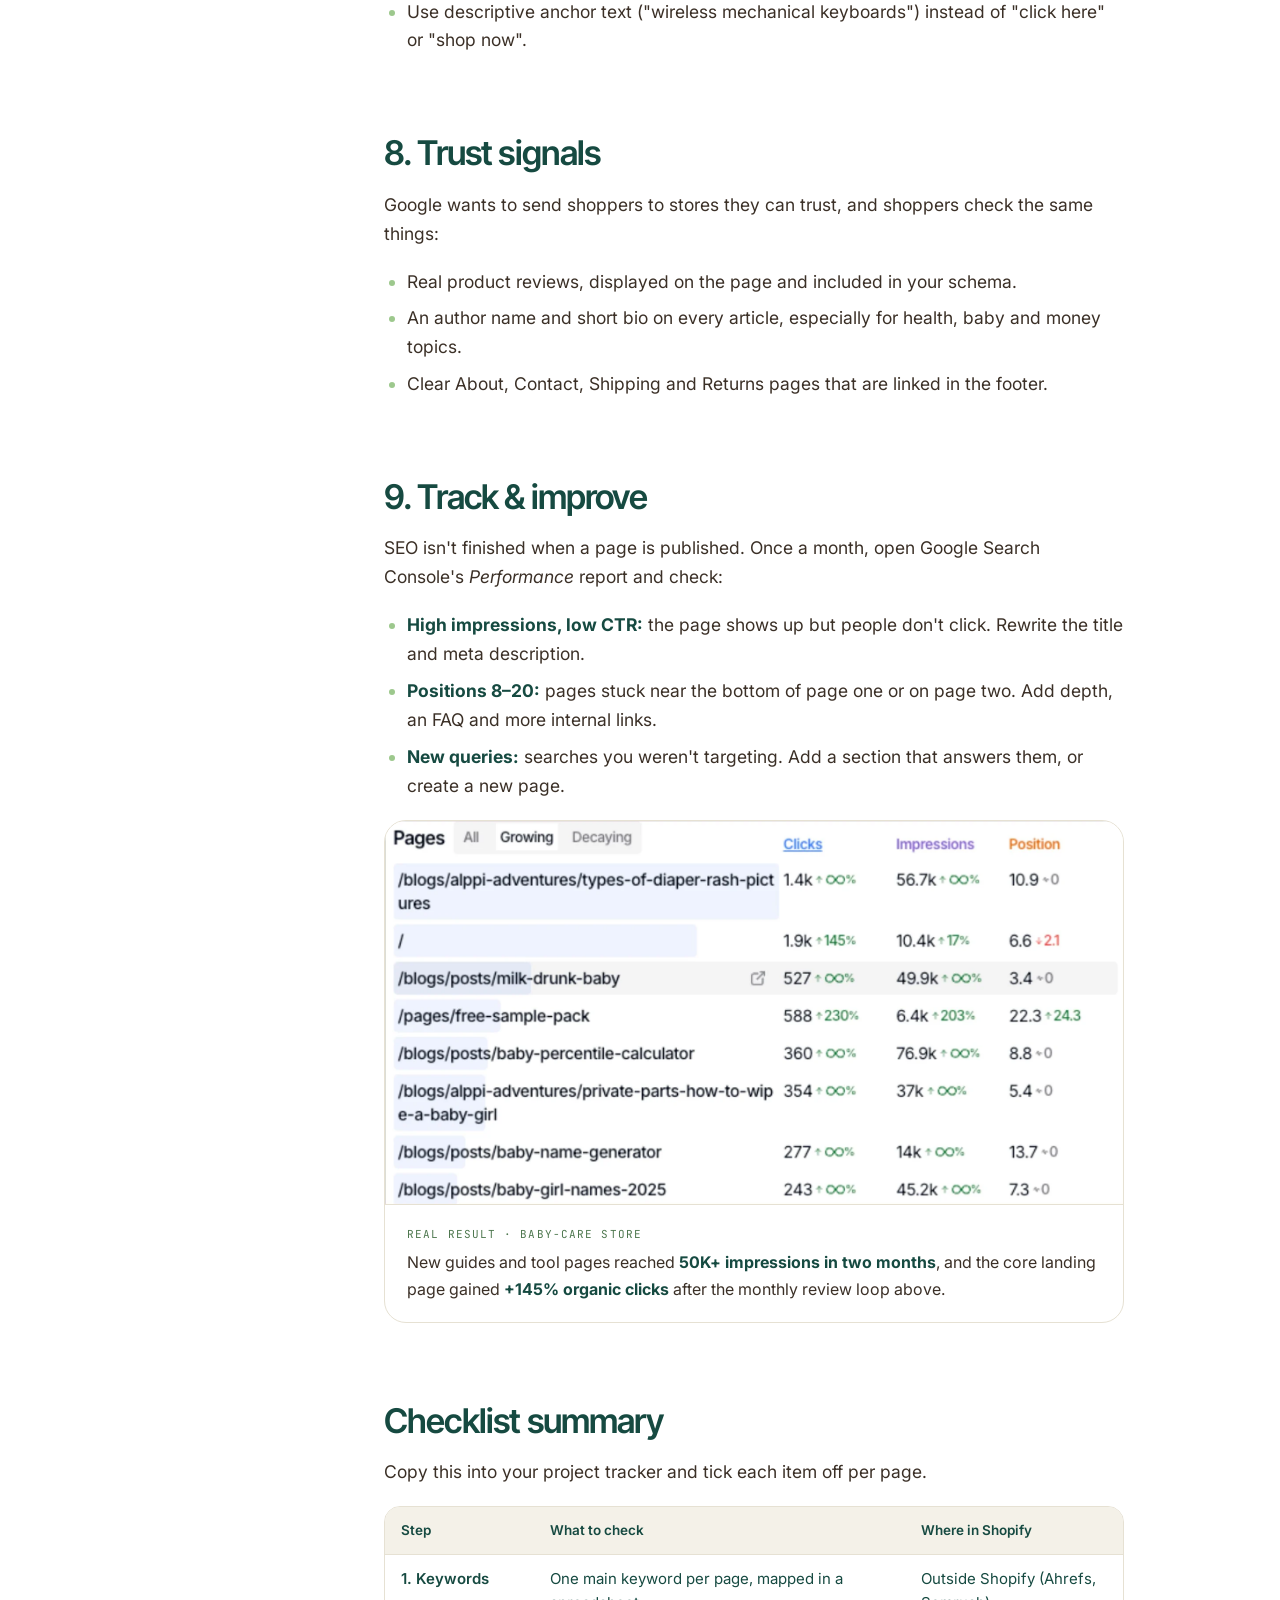
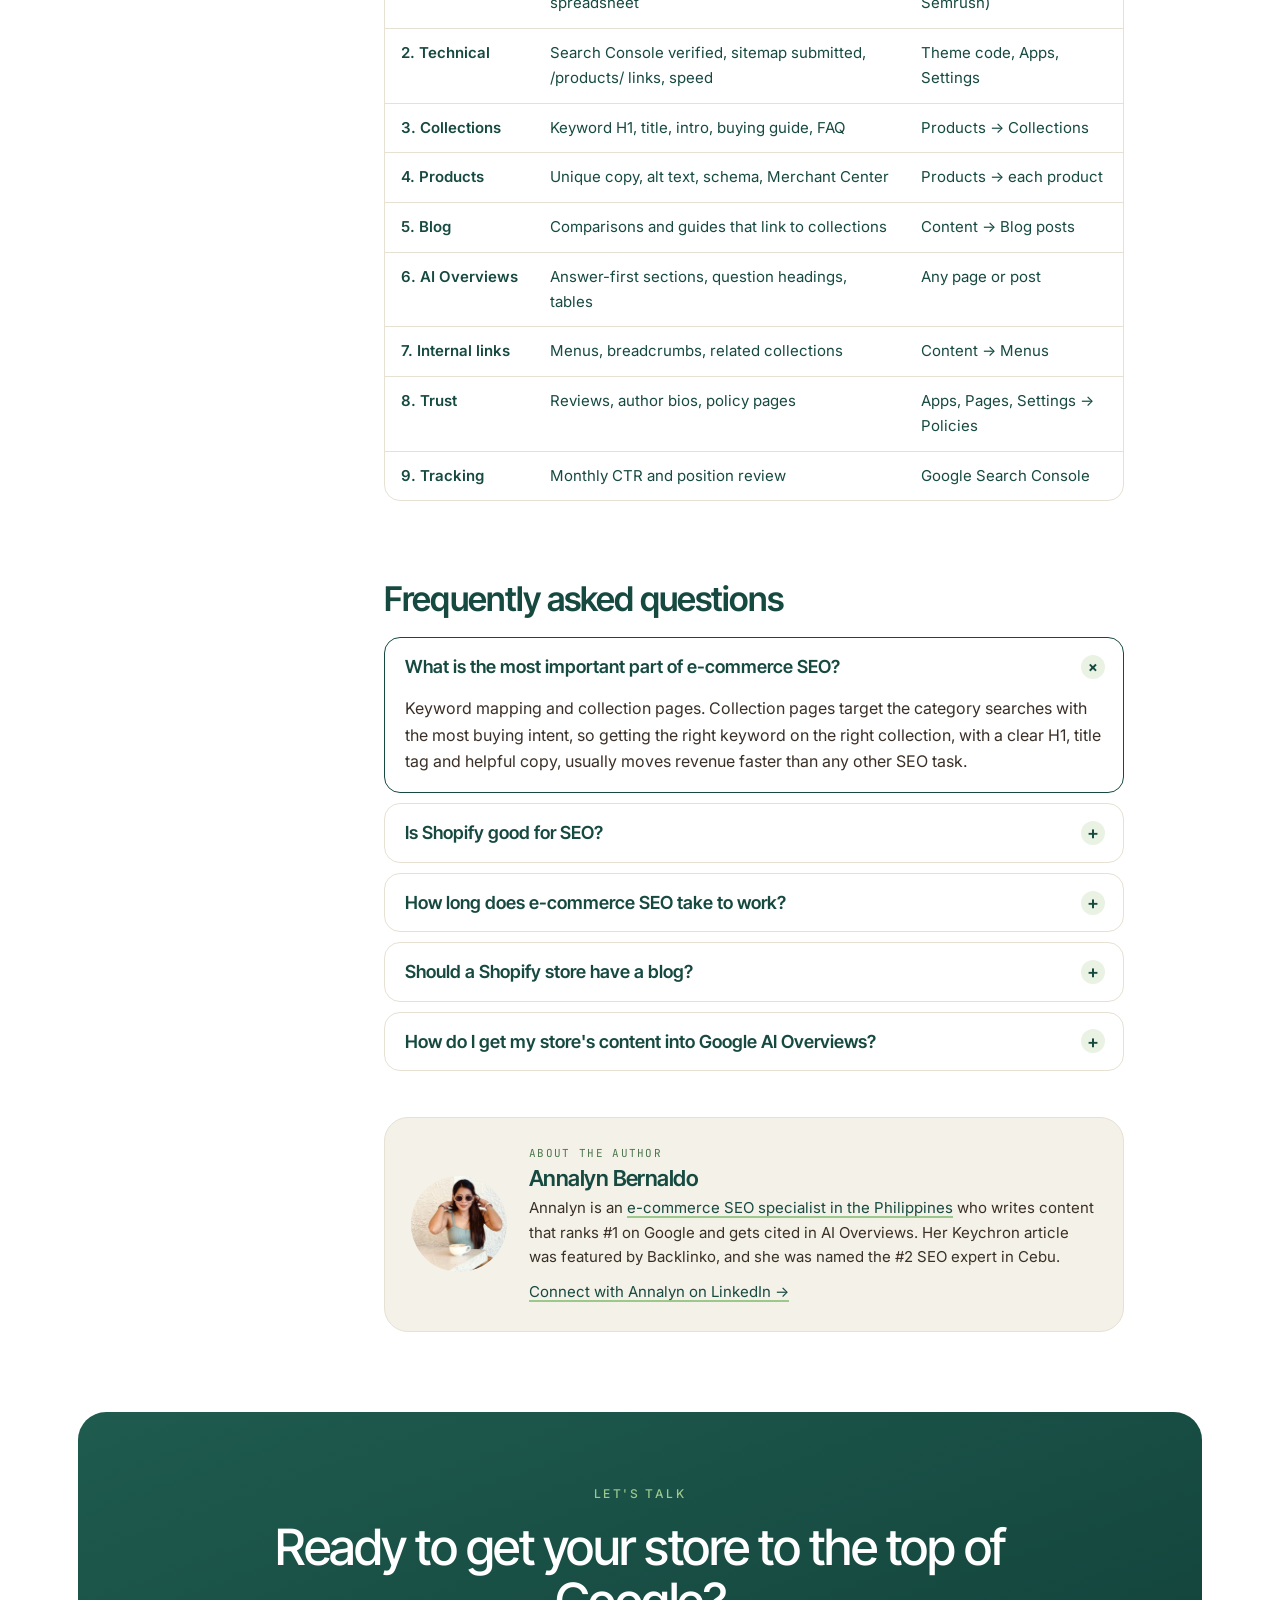
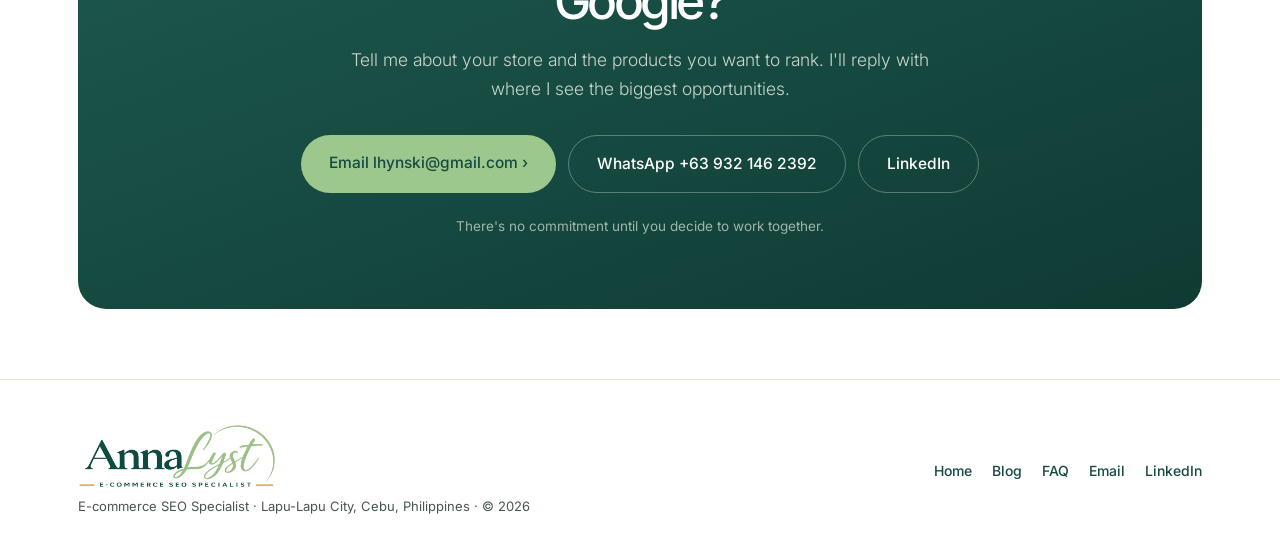
<file: blog/ecommerce-seo-checklist-shopify/index.html>
<!doctype html>
<html lang="en">
<head>
<!-- Google tag (GA4) -->
<script async src="https://www.googletagmanager.com/gtm.js?id=GTM-K32SVDD8"></script>
<script>
  window.dataLayer = window.dataLayer || [];
  function gtag(){dataLayer.push(arguments);}
  gtag('js', new Date());
</script>

<meta charset="utf-8">
<meta name="viewport" content="width=device-width,initial-scale=1">
<title>E-commerce SEO Checklist for Shopify Stores (2026 Guide)</title>
<meta name="description" content="A 9-step e-commerce SEO checklist for Shopify stores: keyword mapping, collection and product pages, schema, AI Overviews and tracking, with real results.">
<meta name="robots" content="index,follow,max-image-preview:large">
<link rel="canonical" href="https://seoannalyst.com/blog/ecommerce-seo-checklist-shopify/">
<meta name="author" content="Annalyn Bernaldo">
<meta property="og:type" content="article">
<meta property="og:site_name" content="Annalyn Bernaldo">
<meta property="og:locale" content="en_PH">
<meta property="og:url" content="https://seoannalyst.com/blog/ecommerce-seo-checklist-shopify/">
<meta property="og:title" content="The E-commerce SEO Checklist for Shopify Stores (2026)">
<meta property="og:description" content="9 steps to get a Shopify store ranking on Google and cited in AI Overviews, from an e-commerce SEO specialist in the Philippines.">
<meta property="og:image" content="https://seoannalyst.com/images/blog/ecommerce-seo-checklist-shopify-og.jpg">
<meta property="og:image:width" content="1200">
<meta property="og:image:height" content="630">
<meta property="og:image:alt" content="The e-commerce SEO checklist for Shopify stores">
<meta property="article:published_time" content="2026-11-17">
<meta property="article:author" content="Annalyn Bernaldo">
<meta name="twitter:card" content="summary_large_image">
<meta name="twitter:title" content="The E-commerce SEO Checklist for Shopify Stores (2026)">
<meta name="twitter:description" content="9 steps to get a Shopify store ranking on Google and cited in AI Overviews.">
<meta name="twitter:image" content="https://seoannalyst.com/images/blog/ecommerce-seo-checklist-shopify-og.jpg">
<meta name="theme-color" content="#FFFFFF">
<link rel="icon" href="data:image/svg+xml,%3Csvg xmlns='http://www.w3.org/2000/svg' viewBox='0 0 32 32'%3E%3Crect width='32' height='32' rx='8' fill='%23164A41'/%3E%3Ctext x='16' y='21.5' font-family='Arial,sans-serif' font-size='14' font-weight='700' fill='%239DC88D' text-anchor='middle'%3EAL%3C/text%3E%3C/svg%3E">
<link rel="preload" as="image" href="../../images/blog/ecommerce-seo-checklist-shopify-featured.webp" fetchpriority="high">
<link rel="preconnect" href="https://fonts.googleapis.com">
<link rel="preconnect" href="https://fonts.gstatic.com" crossorigin>
<link href="https://fonts.googleapis.com/css2?family=Inter+Tight:wght@400;500;600&family=Inter:wght@300;400;500;600;700&family=JetBrains+Mono:wght@400;500&display=swap" rel="stylesheet">
<link rel="stylesheet" href="../blog.css">
<script type="application/ld+json">
{"@context":"https://schema.org","@graph":[
{"@type":"BlogPosting","@id":"https://seoannalyst.com/blog/ecommerce-seo-checklist-shopify/#article",
 "headline":"The E-commerce SEO Checklist for Shopify Stores (2026)",
 "description":"A 9-step e-commerce SEO checklist for Shopify stores: keyword mapping, collection and product pages, schema, AI Overviews and tracking, with real results.",
 "image":["https://seoannalyst.com/images/blog/ecommerce-seo-checklist-shopify-og.jpg","https://seoannalyst.com/images/blog/ecommerce-seo-checklist-shopify-featured.webp"],
 "datePublished":"2026-11-17","dateModified":"2026-11-17","inLanguage":"en",
 "mainEntityOfPage":"https://seoannalyst.com/blog/ecommerce-seo-checklist-shopify/",
 "author":{"@type":"Person","@id":"https://seoannalyst.com/#annalyn","name":"Annalyn Bernaldo","url":"https://seoannalyst.com/","jobTitle":"E-commerce SEO Specialist","sameAs":["https://www.linkedin.com/in/annalynbernaldo/"]},
 "publisher":{"@type":"Person","@id":"https://seoannalyst.com/#annalyn","name":"Annalyn Bernaldo"},
 "about":["E-commerce SEO","Shopify SEO"]},
{"@type":"BreadcrumbList","itemListElement":[
 {"@type":"ListItem","position":1,"name":"Home","item":"https://seoannalyst.com/"},
 {"@type":"ListItem","position":2,"name":"Blog","item":"https://seoannalyst.com/blog/"},
 {"@type":"ListItem","position":3,"name":"E-commerce SEO Checklist for Shopify Stores"}]},
{"@type":"FAQPage","mainEntity":[
 {"@type":"Question","name":"What is the most important part of e-commerce SEO?","acceptedAnswer":{"@type":"Answer","text":"Keyword mapping and collection pages. Collection pages target the category searches with the most buying intent, so getting the right keyword on the right collection, with a clear H1, title tag and helpful copy, usually moves revenue faster than any other SEO task."}},
 {"@type":"Question","name":"Is Shopify good for SEO?","acceptedAnswer":{"@type":"Answer","text":"Yes. Shopify handles the basics for you: an automatic sitemap, HTTPS, canonical tags on product pages and editable titles and meta descriptions. The common problems are internal links to duplicate product URLs, slow pages from too many apps, and thin or copied product descriptions."}},
 {"@type":"Question","name":"How long does e-commerce SEO take to work?","acceptedAnswer":{"@type":"Answer","text":"Most stores see impressions start to grow within 4 to 8 weeks and stronger ranking and traffic gains within 3 to 6 months. For one baby-care store, new pages reached more than 50,000 impressions in two months."}},
 {"@type":"Question","name":"Should a Shopify store have a blog?","acceptedAnswer":{"@type":"Answer","text":"Yes, if the blog answers the questions shoppers ask before they buy, such as comparisons, buying guides and how-to-choose articles, and every post links to the matching collection or product. A blog of general news rarely helps sales."}},
 {"@type":"Question","name":"How do I get my store's content into Google AI Overviews?","acceptedAnswer":{"@type":"Answer","text":"No one can guarantee a placement, but you improve your chances by answering the question clearly in the first one or two sentences, using question-style headings, adding comparison tables and including first-hand details. Articles written this way for Keychron were cited in AI Overviews."}}
]}
]}
</script>
</head>
<body>

<nav>
  <div class="nav-inner">
    <a href="../../" class="brand" aria-label="AnnaLyst home"><img src="../../images/brand/annalyst-logo-wordmark.webp" width="407" height="120" alt="AnnaLyst, Annalyn Bernaldo"></a>
    <div class="nav-links">
      <a href="../../#work" class="hide-sm">Work</a>
      <a href="../../#services" class="hide-sm">Services</a>
      <a href="../" aria-current="page">Blog</a>
      <a href="../../#contact" class="nav-cta">Let's talk</a>
    </div>
  </div>
</nav>

<main class="wrap">
  <nav class="crumbs" aria-label="Breadcrumb" style="position:static;background:none;border:0;backdrop-filter:none">
    <ol>
      <li><a href="../../">Home</a></li>
      <li><a href="../">Blog</a></li>
      <li aria-current="page">E-commerce SEO checklist</li>
    </ol>
  </nav>

  <header class="a-head">
    <div class="kicker">Shopify SEO · Checklist</div>
    <h1>The e-commerce SEO checklist for <em>Shopify stores</em> (2026)</h1>
    <p class="dek">The exact 9-step checklist I use to get store pages ranking on Google and cited in AI Overviews, from keyword mapping to tracking results in Search Console.</p>
    <div class="byline">
      <img src="../../images/annalyn-bernaldo-seo-specialist-cebu.webp" width="52" height="52" alt="Annalyn Bernaldo">
      <div class="who"><b>Annalyn Bernaldo</b><span>E-commerce SEO Specialist, Philippines · <time datetime="2026-11-17">November 17, 2026</time> · 11 min read</span></div>
    </div>
  </header>

  <div class="hero-img">
    <img src="../../images/blog/ecommerce-seo-checklist-shopify-featured.webp" width="1600" height="840" alt="The e-commerce SEO checklist for Shopify stores by Annalyn Bernaldo" fetchpriority="high">
  </div>

  <div class="a-grid">
    <aside class="toc" aria-label="Table of contents">
      <div class="t">In this guide</div>
      <ol>
        <li><a href="#step-1">1. Keyword research &amp; mapping</a></li>
        <li><a href="#step-2">2. Technical setup</a></li>
        <li><a href="#step-3">3. Collection pages</a></li>
        <li><a href="#step-4">4. Product pages</a></li>
        <li><a href="#step-5">5. Blog content that sells</a></li>
        <li><a href="#step-6">6. AI Overview answers</a></li>
        <li><a href="#step-7">7. Internal linking</a></li>
        <li><a href="#step-8">8. Trust signals</a></li>
        <li><a href="#step-9">9. Track &amp; improve</a></li>
        <li><a href="#summary">Checklist summary</a></li>
        <li><a href="#faq">FAQ</a></li>
      </ol>
    </aside>

    <article class="prose">
      <div class="tldr">
        <div class="t">TL;DR</div>
        <ul>
          <li>Map one buying-intent keyword to each page. Category keywords go to collections, questions go to the blog.</li>
          <li>Collection pages are your best ranking opportunity. Give each one a keyword-led H1, a short intro and a buying guide with an FAQ below the products.</li>
          <li>Write unique product descriptions and check that your product schema shows price, stock and reviews.</li>
          <li>Answer questions in the first sentence or two to give your content a chance at Google AI Overviews.</li>
          <li>Check Search Console every month and rewrite titles on pages with lots of impressions but few clicks.</li>
        </ul>
      </div>

      <p>Most Shopify stores don't have an SEO problem so much as an <strong>order of operations</strong> problem. They write blog posts before their collection pages are optimized, or install SEO apps before they've decided which keyword each page should rank for.</p>
      <p>This checklist puts the work in the order that moves rankings and sales fastest. I use it on client stores in tech, baby care, beauty and outdoor living, and it's the process behind articles that reached <strong>#1 on Google</strong> and were <strong>cited in AI Overviews</strong>.</p>

      <figure>
        <a href="../../images/blog/ecommerce-seo-checklist-9-steps-infographic.webp" target="_blank" rel="noopener" title="Open full-size image"><img src="../../images/blog/ecommerce-seo-checklist-9-steps-infographic.webp" width="1600" height="1428" alt="Infographic: the e-commerce SEO checklist in 9 steps, from keyword research to tracking results" loading="lazy" decoding="async"></a>
        <figcaption>The full checklist at a glance. Tap the image to open it full size.</figcaption>
      </figure>

      <h2 id="step-1">1. Keyword research &amp; mapping</h2>
      <p class="answer"><b>Goal:</b> every important page targets one main keyword, and no two pages compete for the same one.</p>
      <ul>
        <li><strong>Start with buying intent.</strong> Look for category terms ("wireless mechanical keyboards"), modifiers ("for gaming", "for newborns", "under ₱5,000") and comparisons ("red vs brown switches").</li>
        <li><strong>Match the keyword to the page type.</strong> If Google shows product grids for a search, it belongs on a collection page. If it shows articles, it belongs on the blog.</li>
        <li><strong>Build a keyword map.</strong> A simple spreadsheet with columns for URL, main keyword, secondary keywords and search intent stops you from creating two pages for the same search.</li>
        <li><strong>Use the right tools.</strong> Ahrefs or Semrush for volume and difficulty, and Google's own People Also Ask and related searches for real shopper questions.</li>
      </ul>

      <h2 id="step-2">2. Technical setup</h2>
      <p>Shopify handles a lot of technical SEO for you, but a few things still need checking:</p>
      <ul>
        <li><strong>Verify Google Search Console</strong> and submit your sitemap. Shopify creates it automatically at <code>yourstore.com/sitemap.xml</code>.</li>
        <li><strong>Fix duplicate product URLs.</strong> Shopify products can be reached at both <code>/products/item</code> and <code>/collections/name/products/item</code>. The canonical tag points to <code>/products/</code>, but many themes still link to the longer version from collection grids. Ask your developer to link straight to <code>/products/</code> URLs so Google doesn't waste time crawling duplicates.</li>
        <li><strong>Leave filter and sort URLs out of the index.</strong> Shopify's default <code>robots.txt</code> already blocks many of them. Only edit <code>robots.txt.liquid</code> if you know exactly what you're changing.</li>
        <li><strong>Speed up the store.</strong> Compress images, remove apps you no longer use (many leave code behind), and test key pages in PageSpeed Insights on mobile.</li>
        <li><strong>Redirect old URLs.</strong> When you delete or rename a product or collection, add a 301 redirect in <em>Content → Menus → URL redirects</em> (or <em>Online Store → Navigation</em> in older admin layouts).</li>
      </ul>

      <h2 id="step-3">3. Collection pages</h2>
      <p>Collection pages target the searches with the most buying intent, so they're usually the <strong>highest-value pages in a store</strong>. Most of them only show a heading and a product grid.</p>
      <figure>
        <a href="../../images/blog/shopify-collection-page-seo-anatomy.webp" target="_blank" rel="noopener" title="Open full-size image"><img src="../../images/blog/shopify-collection-page-seo-anatomy.webp" width="1600" height="1408" alt="Diagram of a Shopify collection page showing breadcrumbs, H1, intro, filters, product grid, buying guide, FAQ and related collections" loading="lazy" decoding="async"></a>
        <figcaption>What goes where on a collection page that ranks.</figcaption>
      </figure>
      <ul>
        <li><strong>H1:</strong> the exact category term shoppers search for, such as "Wireless Mechanical Keyboards" rather than "Shop Wireless".</li>
        <li><strong>Title tag and meta description:</strong> edit these in the <em>Search engine listing</em> section at the bottom of each collection. Keep titles under about 60 characters and lead with the keyword.</li>
        <li><strong>Short intro above the grid:</strong> one or two sentences, so products stay visible on mobile.</li>
        <li><strong>Buying guide below the grid:</strong> how to choose, key differences and who each option is for. This is where most of your ranking copy lives.</li>
        <li><strong>FAQ:</strong> three to five real questions from People Also Ask.</li>
        <li><strong>Related collections:</strong> link to neighboring categories to keep shoppers and Google moving through the store.</li>
      </ul>
      <p>For a full walkthrough with a template, read my guide to <a href="../collection-page-seo/">collection page SEO</a>.</p>
      <p class="tip"><b>Tip:</b> If your theme can't show text below the product grid, a developer can add a metafield-powered section in an hour or two. It's one of the highest-return changes you can make.</p>

      <h2 id="step-4">4. Product pages</h2>
      <ul>
        <li><strong>Write unique descriptions.</strong> Manufacturer copy appears on dozens of other sites. Add who the product is for, how it compares and what's in the box.</li>
        <li><strong>Use clear titles.</strong> Brand + product type + key feature, for example "Keychron K2 Wireless Mechanical Keyboard, Hot-Swappable".</li>
        <li><strong>Add alt text to every image.</strong> In Shopify, click a product image and choose <em>Add alt text</em>. Describe what's in the image naturally.</li>
        <li><strong>Check your product schema.</strong> Most modern themes output Product structured data. Test a product URL in Google's <a href="https://search.google.com/test/rich-results" target="_blank" rel="noopener">Rich Results Test</a> and make sure price, availability and reviews appear.</li>
        <li><strong>Join Google's free listings.</strong> Connecting Google Merchant Center (through Shopify's Google &amp; YouTube app) can show your products in the Shopping tab at no cost.</li>
      </ul>

      <h2 id="step-5">5. Blog content that sells</h2>
      <p>A store blog only helps sales when it answers the questions people ask <em>before</em> they buy. The best-performing formats I've seen are:</p>
      <ul>
        <li><strong>Comparisons:</strong> "red switch vs brown switch", "cotton vs bamboo baby clothes".</li>
        <li><strong>Buying guides:</strong> "how to choose a baby carrier", "best keyboard switches for typing".</li>
        <li><strong>Visual guides and tools:</strong> charts, calculators and identification guides that earn links and repeat visits.</li>
      </ul>
      <p>Every post should link to the collection or product that solves the reader's problem, using the collection's keyword as anchor text.</p>
      <div class="case">
        <img src="../../images/keychron-switch-keywords-top-rankings.webp" width="1369" height="566" alt="Google search for red switch vs brown switch with the Keychron article cited in the AI Overview" loading="lazy" decoding="async">
        <div class="cb">
          <div class="ck">Real result · Keychron</div>
          <p>A content cluster built around switch comparisons reached <strong>#1 for "mechanical keyboard color switch"</strong> with a featured snippet, and grew impressions by up to <strong>+2,264%</strong> across the group. One of the articles was later featured by <a href="https://backlinko.com/ecommerce-blog-examples" target="_blank" rel="noopener">Backlinko</a> as an example of a great e-commerce blog.</p>
        </div>
      </div>

      <h2 id="step-6">6. AI Overview answers</h2>
      <p>Google's AI Overviews now sit above the regular results for many shopping questions. Nobody can guarantee a citation, but content written this way gives you the best chance:</p>
      <ul>
        <li><strong>Answer first.</strong> Put a direct, one-to-two-sentence answer right under the heading, then explain.</li>
        <li><strong>Use question-style headings</strong> that match how people search ("Are brown switches better than red?").</li>
        <li><strong>Add tables</strong> for comparisons, specs and sizes. They're easy for Google to read and quote.</li>
        <li><strong>Include first-hand details</strong> such as testing notes, photos and real numbers that other pages don't have.</li>
      </ul>
      <p>I cover this step in depth in <a href="../ai-overview-seo-ecommerce/">AI Overview SEO for e-commerce</a>.</p>
      <div class="case">
        <img src="../../images/google-ai-overview-citation-keychron.webp" width="1291" height="943" alt="Google results for mechanical keyboard color switches with the Keychron article as the top organic result and cited in the AI Overview" loading="lazy" decoding="async">
        <div class="cb">
          <div class="ck">Real result · AI Overview</div>
          <p>The Keychron guide to <strong>mechanical keyboard color switches</strong> is the top organic result and is cited in both the AI Overview and People Also Ask. A sister article on "red switch vs brown switch" ranked #2 with an AI Overview citation too.</p>
        </div>
      </div>

      <h2 id="step-7">7. Internal linking</h2>
      <ul>
        <li>Your main menu should reach every important collection in one or two clicks.</li>
        <li>Turn on breadcrumbs if your theme supports them.</li>
        <li>Link related collections to each other, and link blog posts to collections.</li>
        <li>Use descriptive anchor text ("wireless mechanical keyboards") instead of "click here" or "shop now".</li>
      </ul>

      <h2 id="step-8">8. Trust signals</h2>
      <p>Google wants to send shoppers to stores they can trust, and shoppers check the same things:</p>
      <ul>
        <li>Real product reviews, displayed on the page and included in your schema.</li>
        <li>An author name and short bio on every article, especially for health, baby and money topics.</li>
        <li>Clear About, Contact, Shipping and Returns pages that are linked in the footer.</li>
      </ul>

      <h2 id="step-9">9. Track &amp; improve</h2>
      <p>SEO isn't finished when a page is published. Once a month, open Google Search Console's <em>Performance</em> report and check:</p>
      <ul>
        <li><strong>High impressions, low CTR:</strong> the page shows up but people don't click. Rewrite the title and meta description.</li>
        <li><strong>Positions 8–20:</strong> pages stuck near the bottom of page one or on page two. Add depth, an FAQ and more internal links.</li>
        <li><strong>New queries:</strong> searches you weren't targeting. Add a section that answers them, or create a new page.</li>
      </ul>
      <div class="case">
        <img src="../../images/baby-care-search-console-impressions.webp" width="1677" height="871" alt="Google Search Console showing more than 50,000 impressions on baby-care e-commerce pages" loading="lazy" decoding="async">
        <div class="cb">
          <div class="ck">Real result · Baby-care store</div>
          <p>New guides and tool pages reached <strong>50K+ impressions in two months</strong>, and the core landing page gained <strong>+145% organic clicks</strong> after the monthly review loop above.</p>
        </div>
      </div>

      <h2 id="summary">Checklist summary</h2>
      <p>Copy this into your project tracker and tick each item off per page.</p>
      <div class="table-wrap">
        <table>
          <thead><tr><th>Step</th><th>What to check</th><th>Where in Shopify</th></tr></thead>
          <tbody>
            <tr><td>1. Keywords</td><td>One main keyword per page, mapped in a spreadsheet</td><td>Outside Shopify (Ahrefs, Semrush)</td></tr>
            <tr><td>2. Technical</td><td>Search Console verified, sitemap submitted, /products/ links, speed</td><td>Theme code, Apps, Settings</td></tr>
            <tr><td>3. Collections</td><td>Keyword H1, title, intro, buying guide, FAQ</td><td>Products → Collections</td></tr>
            <tr><td>4. Products</td><td>Unique copy, alt text, schema, Merchant Center</td><td>Products → each product</td></tr>
            <tr><td>5. Blog</td><td>Comparisons and guides that link to collections</td><td>Content → Blog posts</td></tr>
            <tr><td>6. AI Overviews</td><td>Answer-first sections, question headings, tables</td><td>Any page or post</td></tr>
            <tr><td>7. Internal links</td><td>Menus, breadcrumbs, related collections</td><td>Content → Menus</td></tr>
            <tr><td>8. Trust</td><td>Reviews, author bios, policy pages</td><td>Apps, Pages, Settings → Policies</td></tr>
            <tr><td>9. Tracking</td><td>Monthly CTR and position review</td><td>Google Search Console</td></tr>
          </tbody>
        </table>
      </div>

      <h2 id="faq">Frequently asked questions</h2>
      <div class="faq">
        <details open><summary>What is the most important part of e-commerce SEO?</summary><p>Keyword mapping and collection pages. Collection pages target the category searches with the most buying intent, so getting the right keyword on the right collection, with a clear H1, title tag and helpful copy, usually moves revenue faster than any other SEO task.</p></details>
        <details><summary>Is Shopify good for SEO?</summary><p>Yes. Shopify handles the basics for you: an automatic sitemap, HTTPS, canonical tags on product pages and editable titles and meta descriptions. The common problems are internal links to duplicate product URLs, slow pages from too many apps, and thin or copied product descriptions.</p></details>
        <details><summary>How long does e-commerce SEO take to work?</summary><p>Most stores see impressions start to grow within 4 to 8 weeks and stronger ranking and traffic gains within 3 to 6 months. For one baby-care store, new pages reached more than 50,000 impressions in two months.</p></details>
        <details><summary>Should a Shopify store have a blog?</summary><p>Yes, if the blog answers the questions shoppers ask before they buy, such as comparisons, buying guides and how-to-choose articles, and every post links to the matching collection or product. A blog of general news rarely helps sales.</p></details>
        <details><summary>How do I get my store's content into Google AI Overviews?</summary><p>No one can guarantee a placement, but you improve your chances by answering the question clearly in the first one or two sentences, using question-style headings, adding comparison tables and including first-hand details. Articles written this way for Keychron were cited in AI Overviews.</p></details>
      </div>

      <div class="author">
        <img src="../../images/annalyn-bernaldo-seo-specialist-cebu.webp" width="96" height="96" alt="Annalyn Bernaldo, e-commerce SEO specialist" loading="lazy">
        <div>
          <div class="k">About the author</div>
          <h3>Annalyn Bernaldo</h3>
          <p>Annalyn is an <a href="../../">e-commerce SEO specialist in the Philippines</a> who writes content that ranks #1 on Google and gets cited in AI Overviews. Her Keychron article was featured by Backlinko, and she was named the #2 SEO expert in Cebu.</p>
          <p style="margin-top:10px!important"><a href="https://www.linkedin.com/in/annalynbernaldo/" target="_blank" rel="noopener me">Connect with Annalyn on LinkedIn →</a></p>
        </div>
      </div>
    </article>
  </div>

  <section class="cta" aria-labelledby="cta-h">
    <span class="cta-eyebrow">Let's talk</span>
    <h2 id="cta-h">Ready to get your store to the top of Google?</h2>
    <p>Tell me about your store and the products you want to rank. I'll reply with where I see the biggest opportunities.</p>
    <div class="row">
      <a class="btn cta-main" href="mailto:lhynski@gmail.com">Email lhynski@gmail.com <span aria-hidden="true">›</span></a>
      <a class="btn cta-line" href="https://wa.me/639321462392" target="_blank" rel="noopener">WhatsApp +63 932 146 2392</a>
      <a class="btn cta-line" href="https://www.linkedin.com/in/annalynbernaldo/" target="_blank" rel="noopener me">LinkedIn</a>
    </div>
    <small>There's no commitment until you decide to work together.</small>
  </section>
</main>

<footer>
  <div class="wrap foot">
    <div>
      <a href="../../" class="brand brand-foot" aria-label="AnnaLyst home"><img src="../../images/brand/annalyst-logo-ecommerce-seo-specialist.webp" width="741" height="240" alt="AnnaLyst, Annalyn Bernaldo, E-commerce SEO Specialist" loading="lazy"></a>
      <div class="foot-meta">E-commerce SEO Specialist · Lapu-Lapu City, Cebu, Philippines · © 2026</div>
    </div>
    <div class="foot-links">
      <a href="../../">Home</a>
      <a href="../">Blog</a>
      <a href="../../#faq">FAQ</a>
      <a href="mailto:lhynski@gmail.com">Email</a>
      <a href="https://www.linkedin.com/in/annalynbernaldo/" target="_blank" rel="noopener me">LinkedIn</a>
    </div>
  </div>
</footer>

<script>
// highlight the current section in the table of contents
(function(){
  var links=[].slice.call(document.querySelectorAll('.toc a'));
  if(!('IntersectionObserver' in window)||!links.length)return;
  var map={};links.forEach(function(a){map[a.getAttribute('href').slice(1)]=a});
  var io=new IntersectionObserver(function(es){es.forEach(function(e){if(e.isIntersecting){links.forEach(function(a){a.classList.remove('on')});var a=map[e.target.id];if(a)a.classList.add('on')}})},{rootMargin:'-20% 0px -70% 0px'});
  Object.keys(map).forEach(function(id){var el=document.getElementById(id);if(el)io.observe(el)});
})();
</script>
<script>
// GA4 events: contact clicks, outbound proof links, SEO tool use
document.addEventListener('click',function(e){
  var a=e.target.closest('a,button');if(!a||typeof gtag!=='function')return;
  var h=a.getAttribute('href')||'';
  if(h.indexOf('mailto:')===0)gtag('event','contact_click',{method:'email',link_text:(a.textContent||'').trim().slice(0,60)});
  else if(h.indexOf('wa.me')>-1)gtag('event','contact_click',{method:'whatsapp',link_text:(a.textContent||'').trim().slice(0,60)});
  else if(h.indexOf('linkedin.com')>-1)gtag('event','contact_click',{method:'linkedin'});
  else if(/^https?:/.test(h)&&h.indexOf('seoannalyst.com')===-1)gtag('event','outbound_click',{link_url:h});
  if(a.matches('#scForm button[type=submit]'))gtag('event','seo_tool_generate');
});
</script>
</body>
</html>
</file>
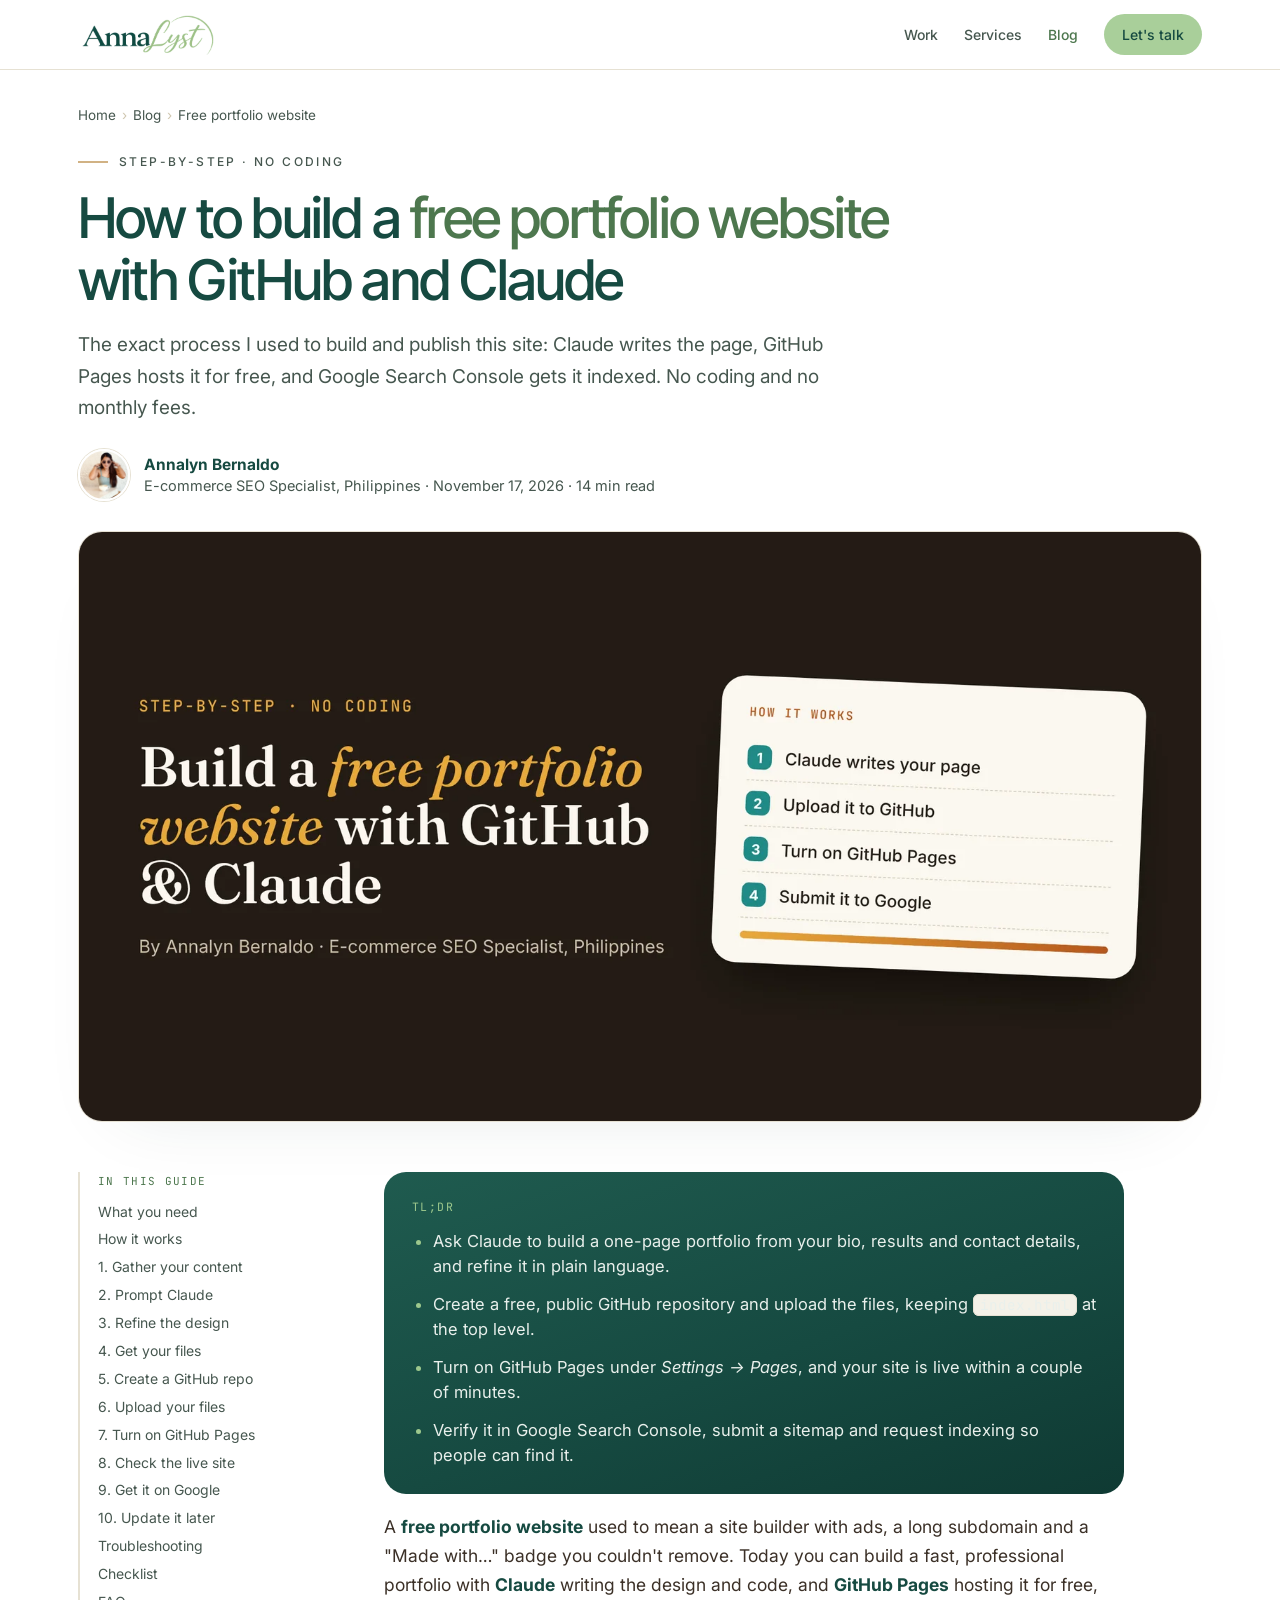
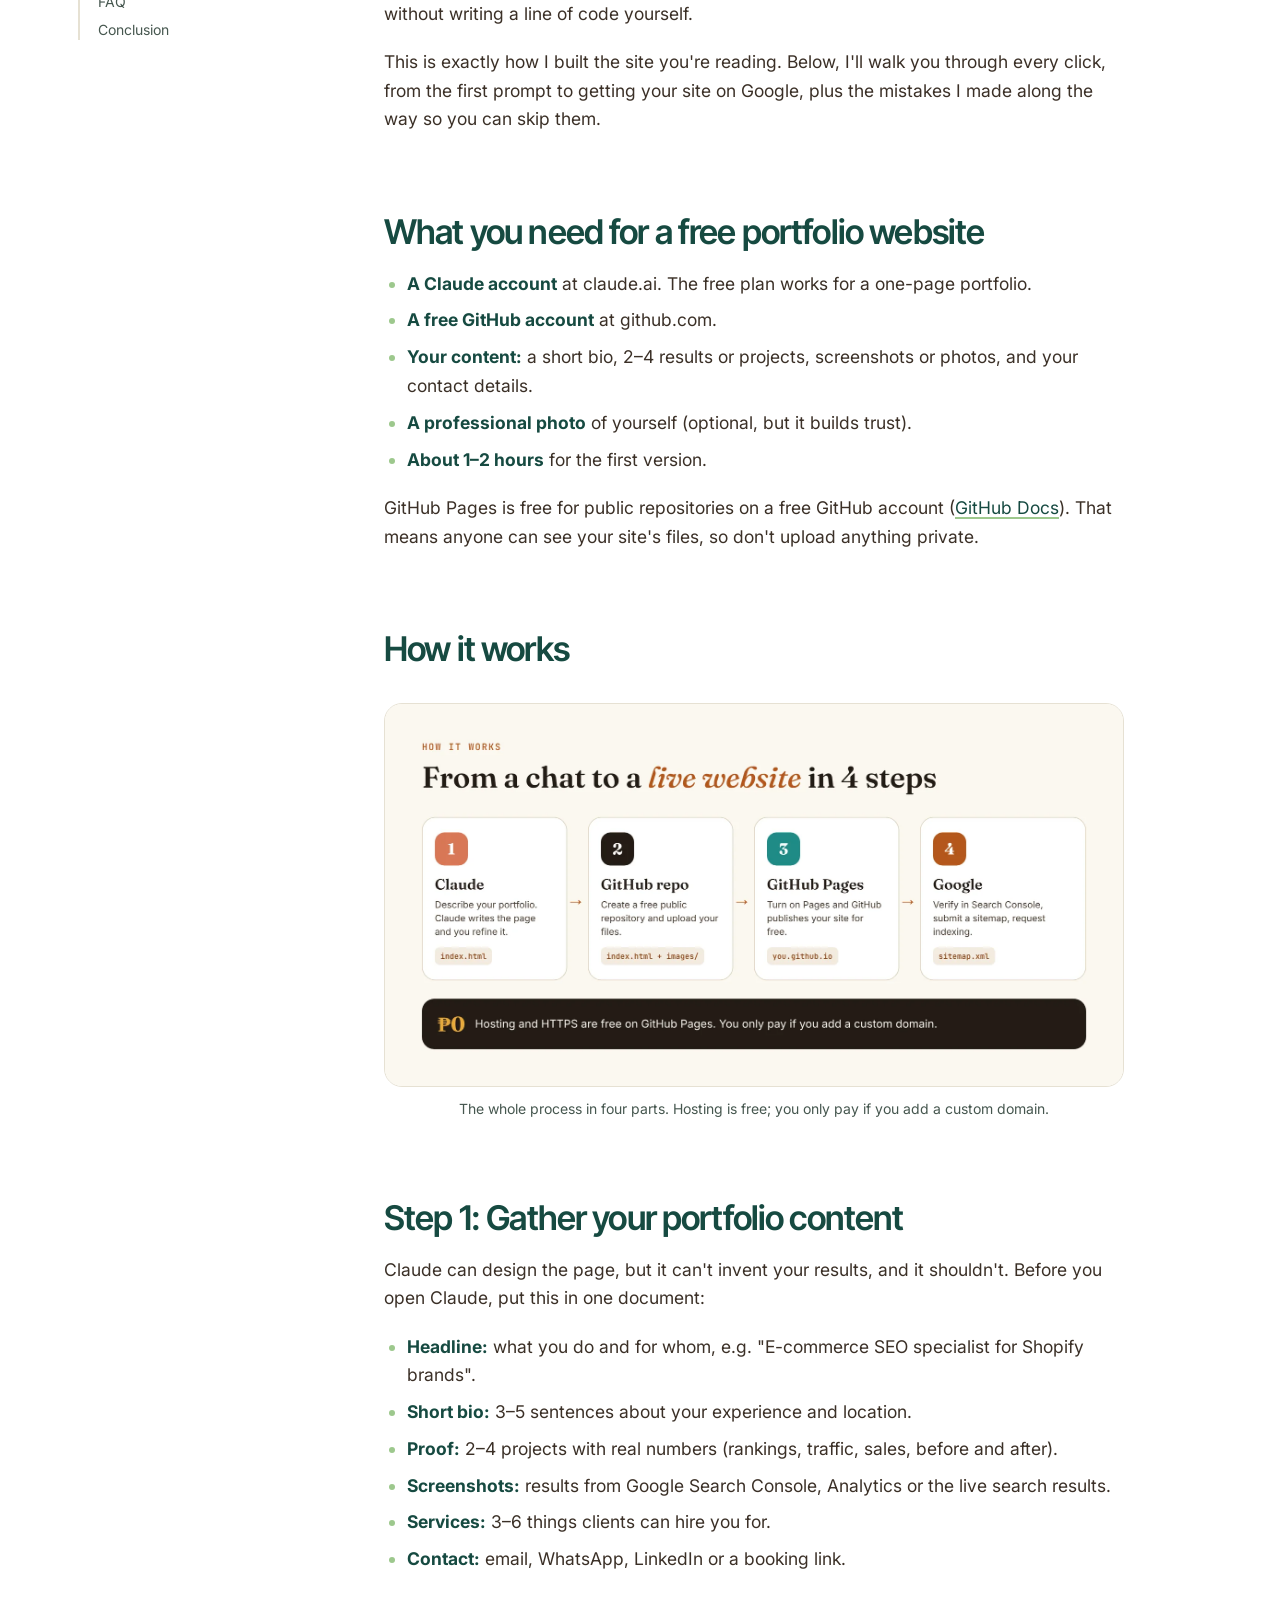
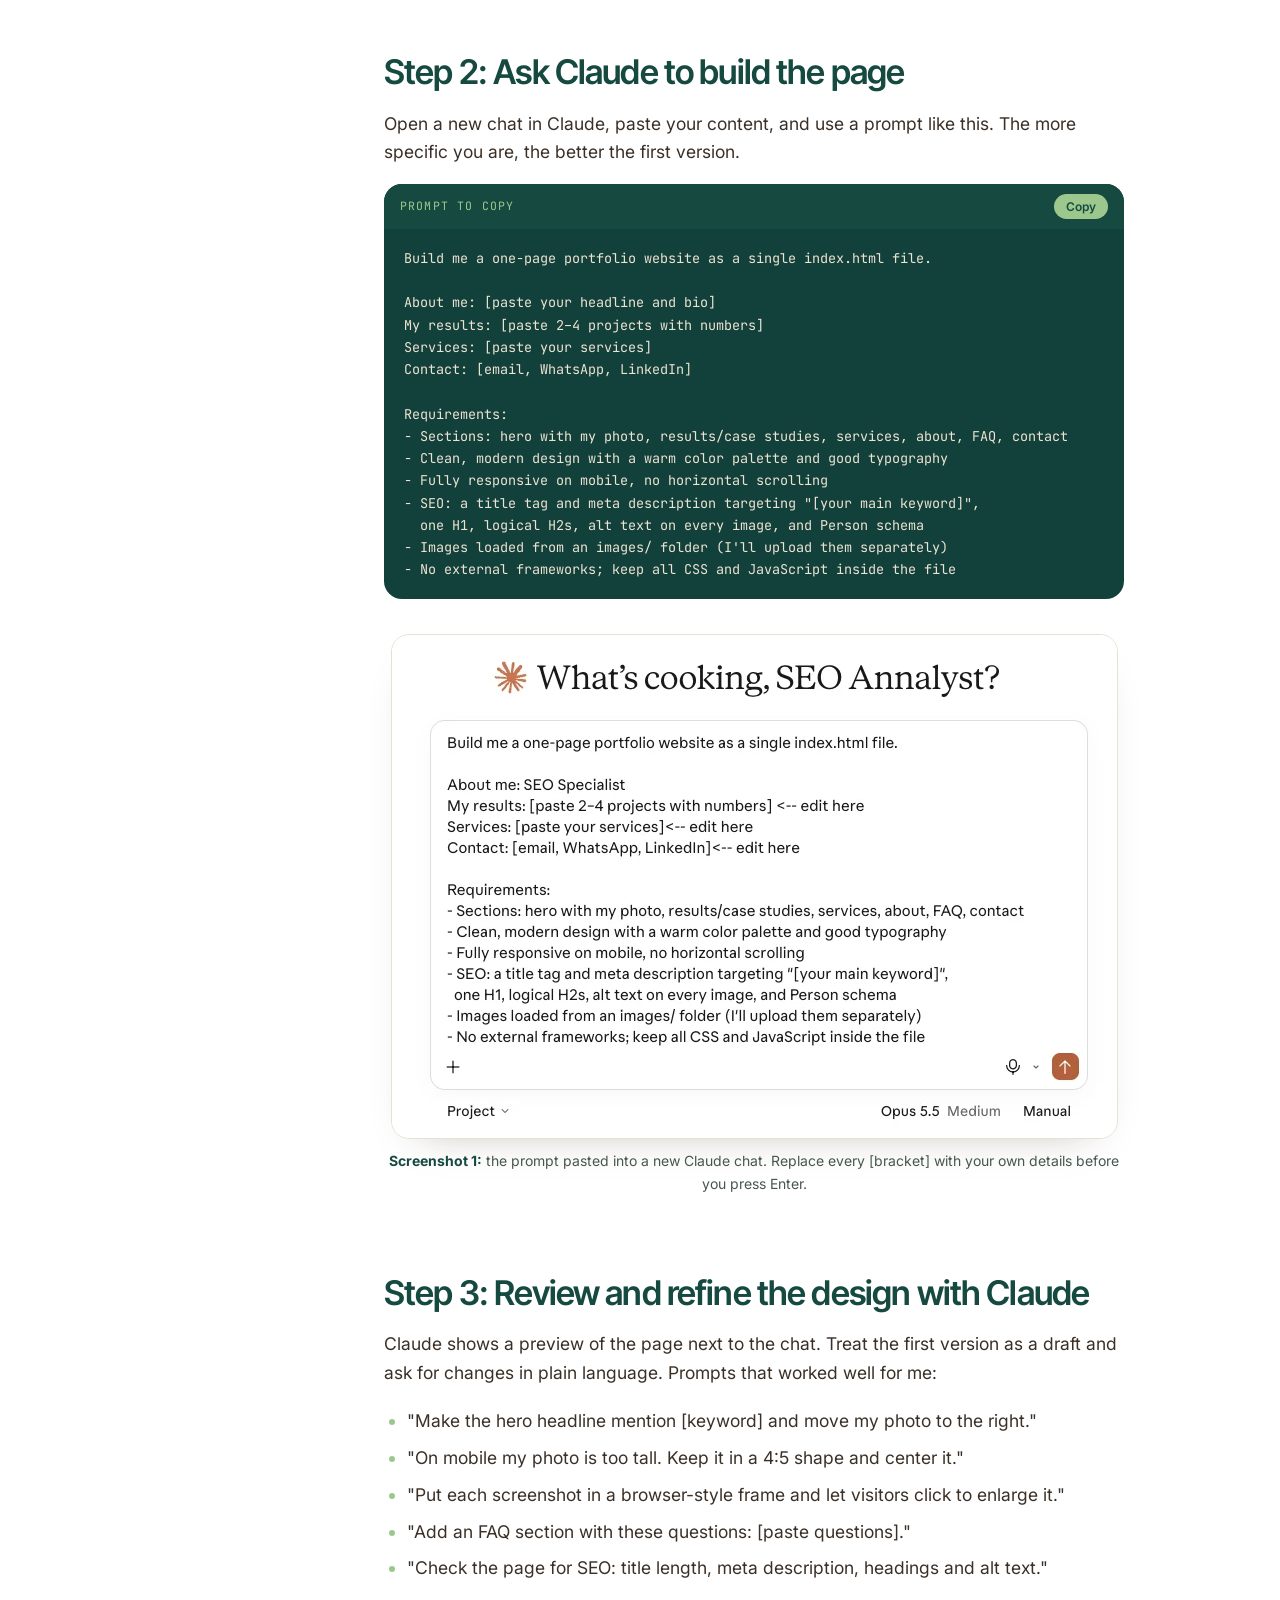
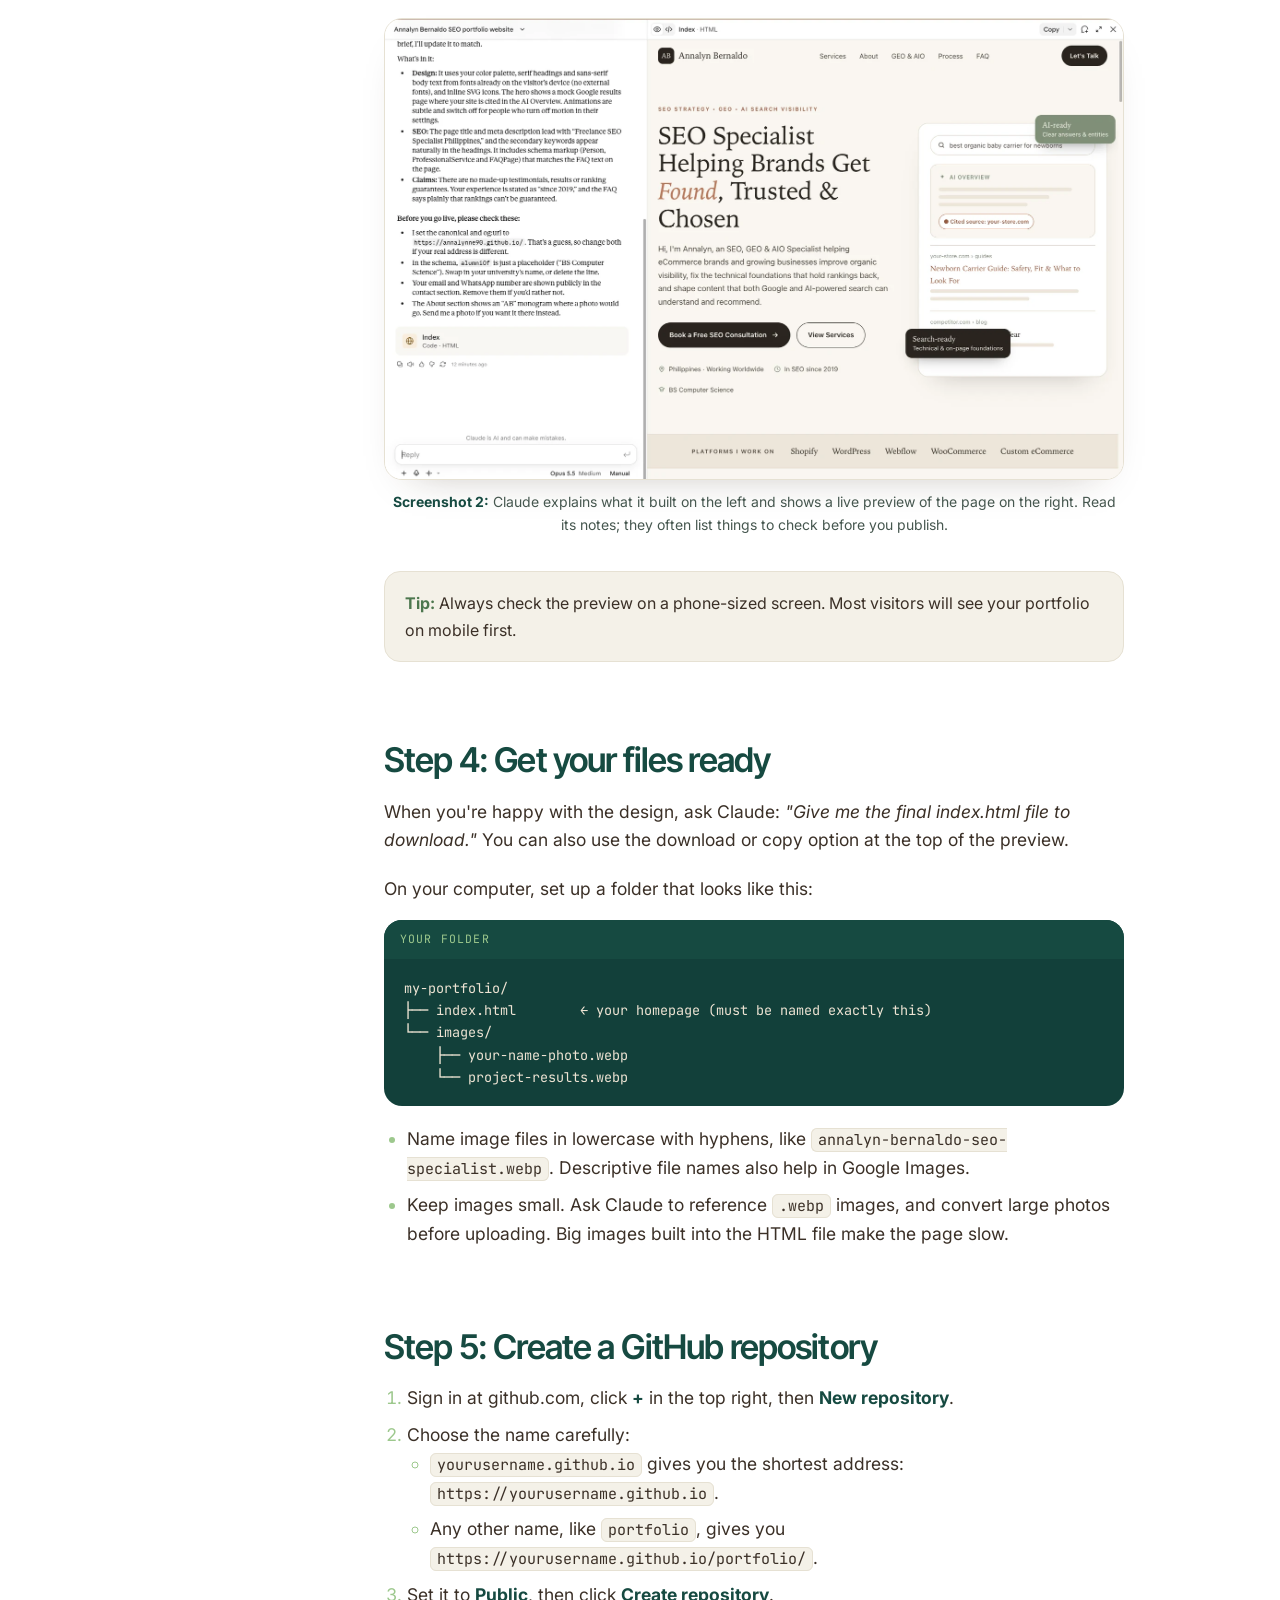
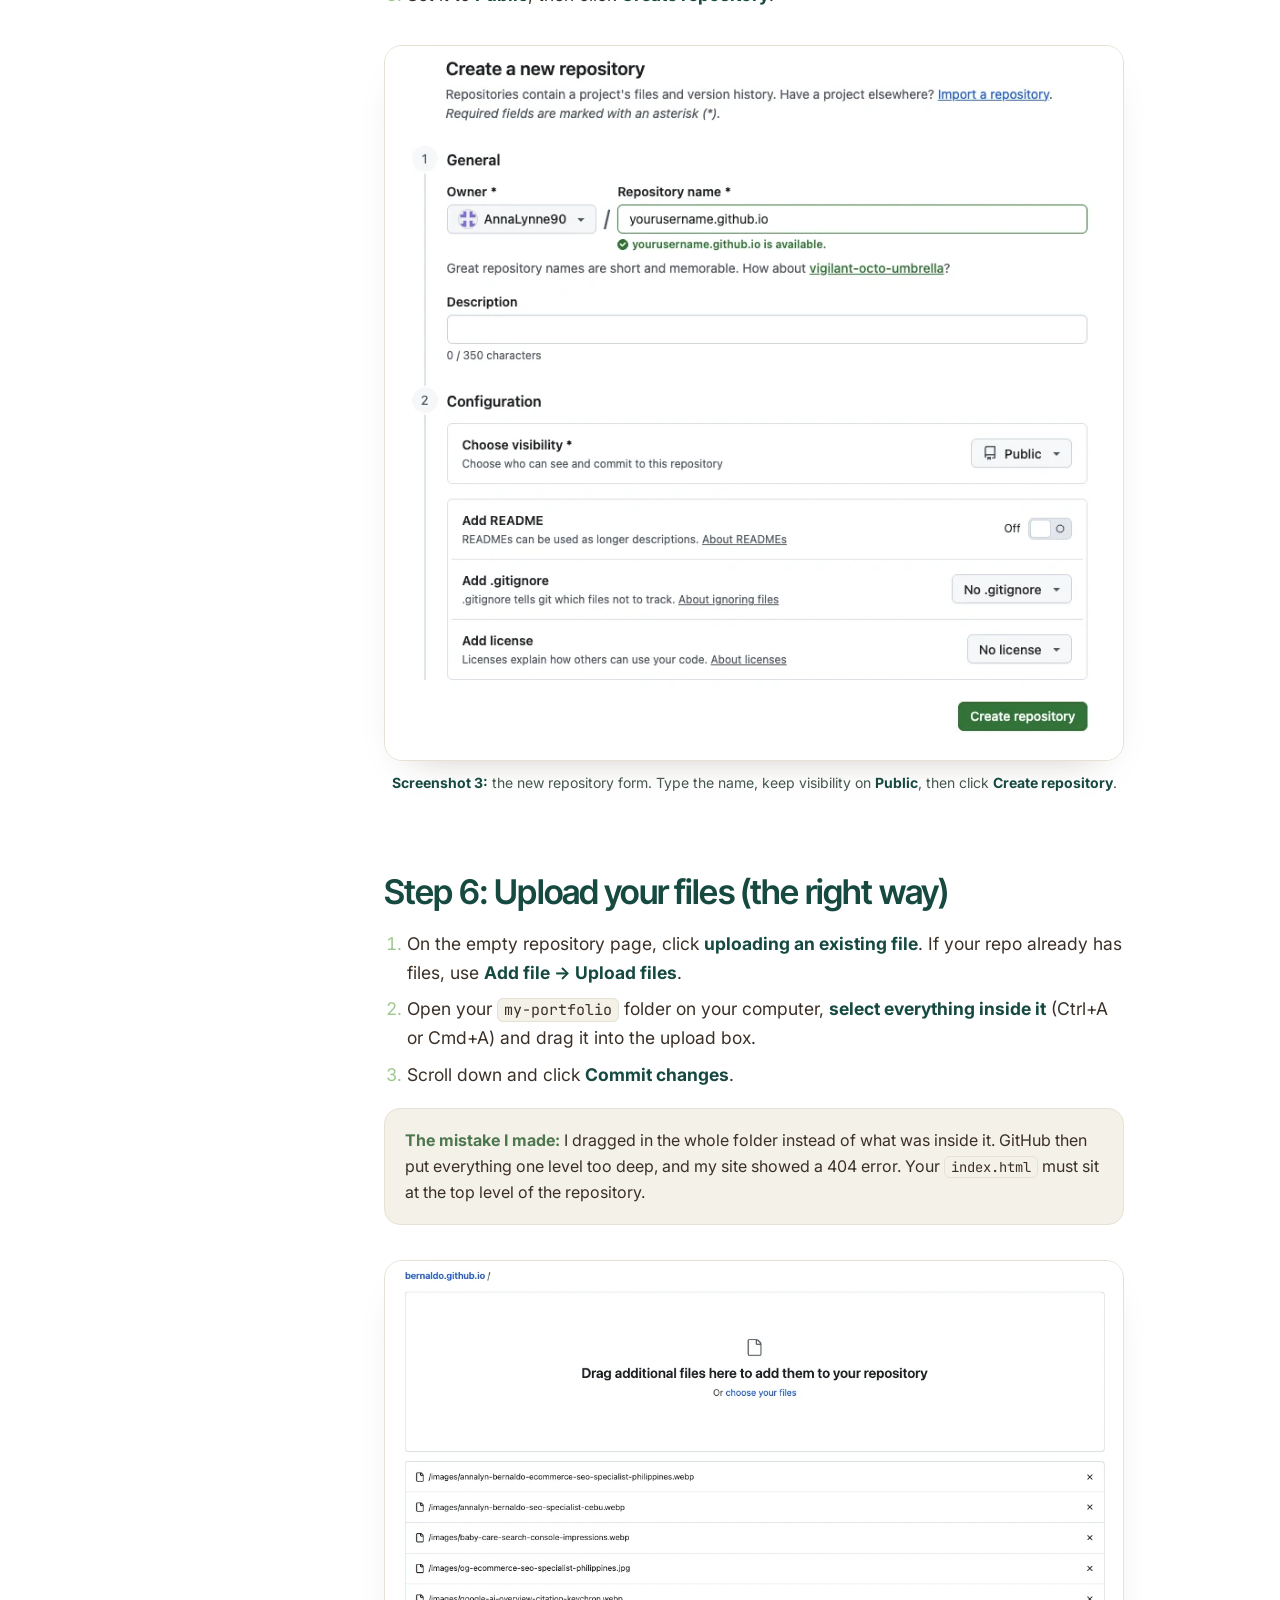
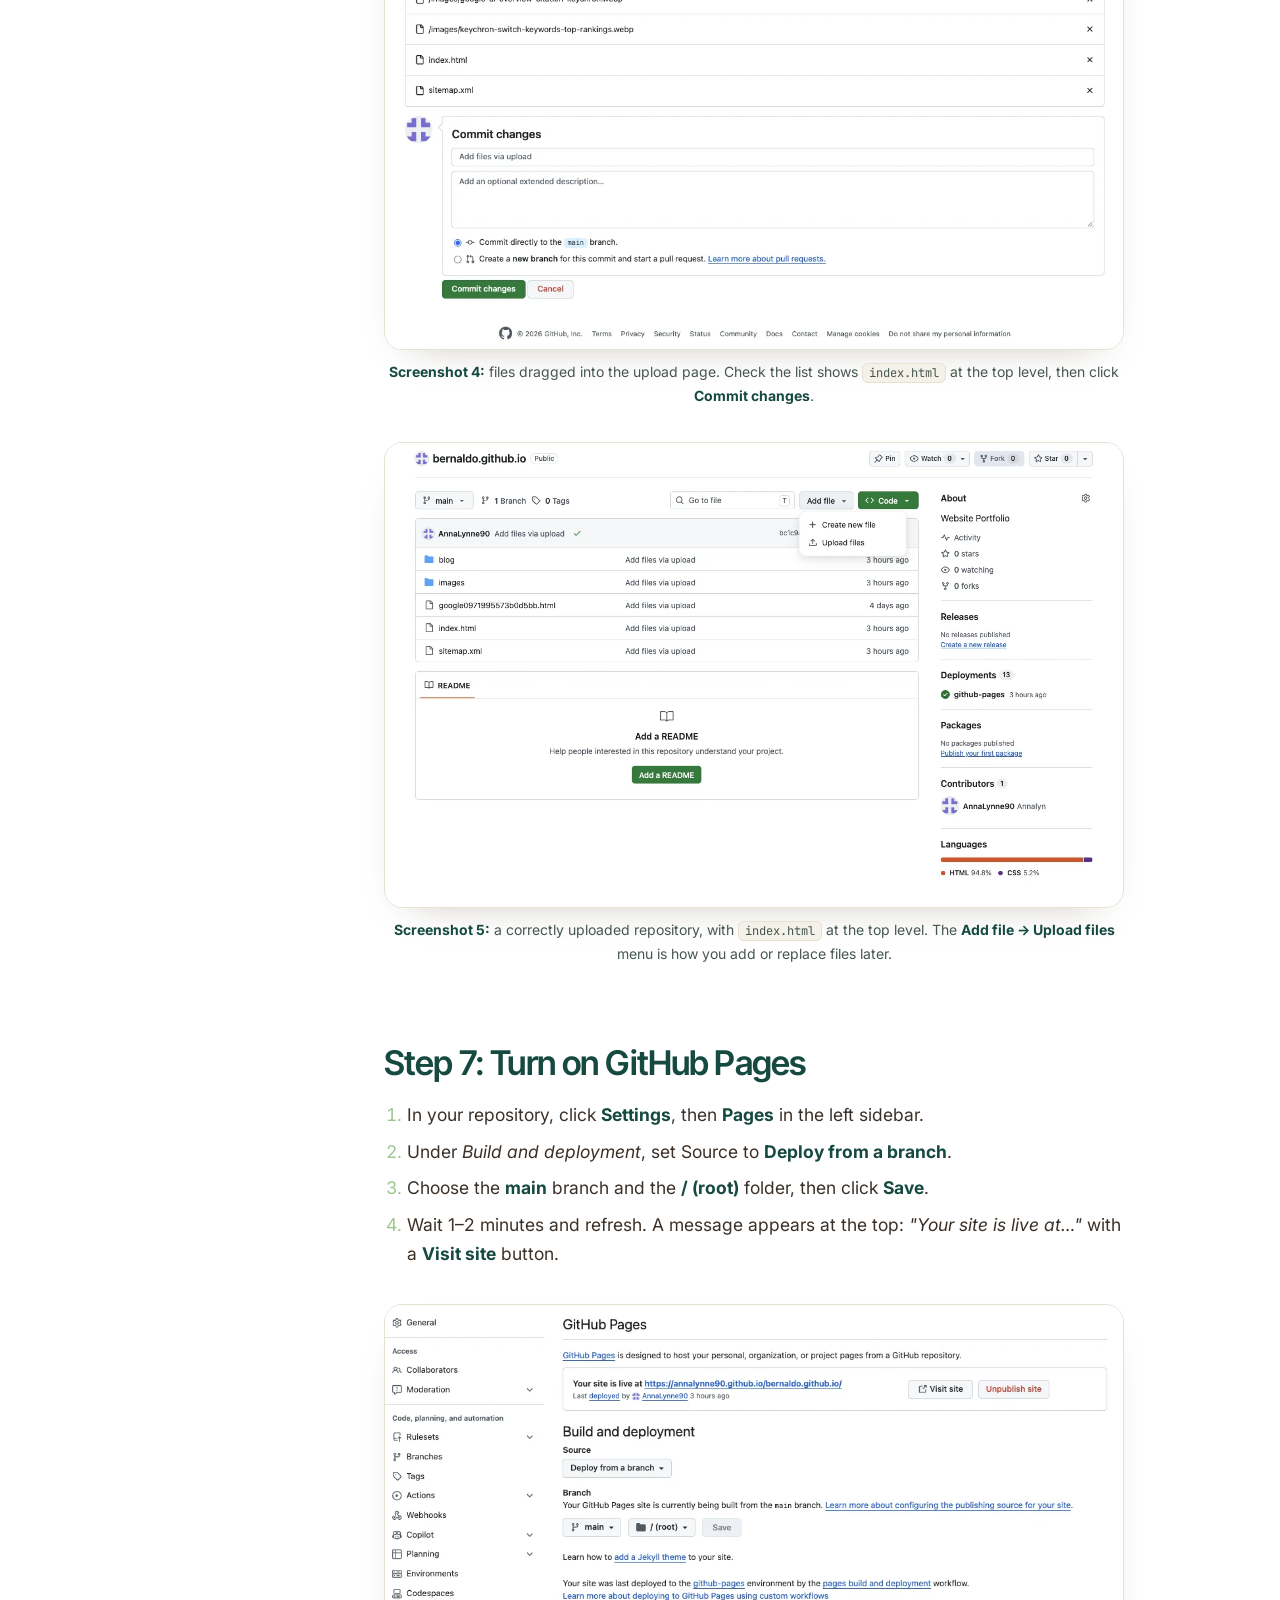
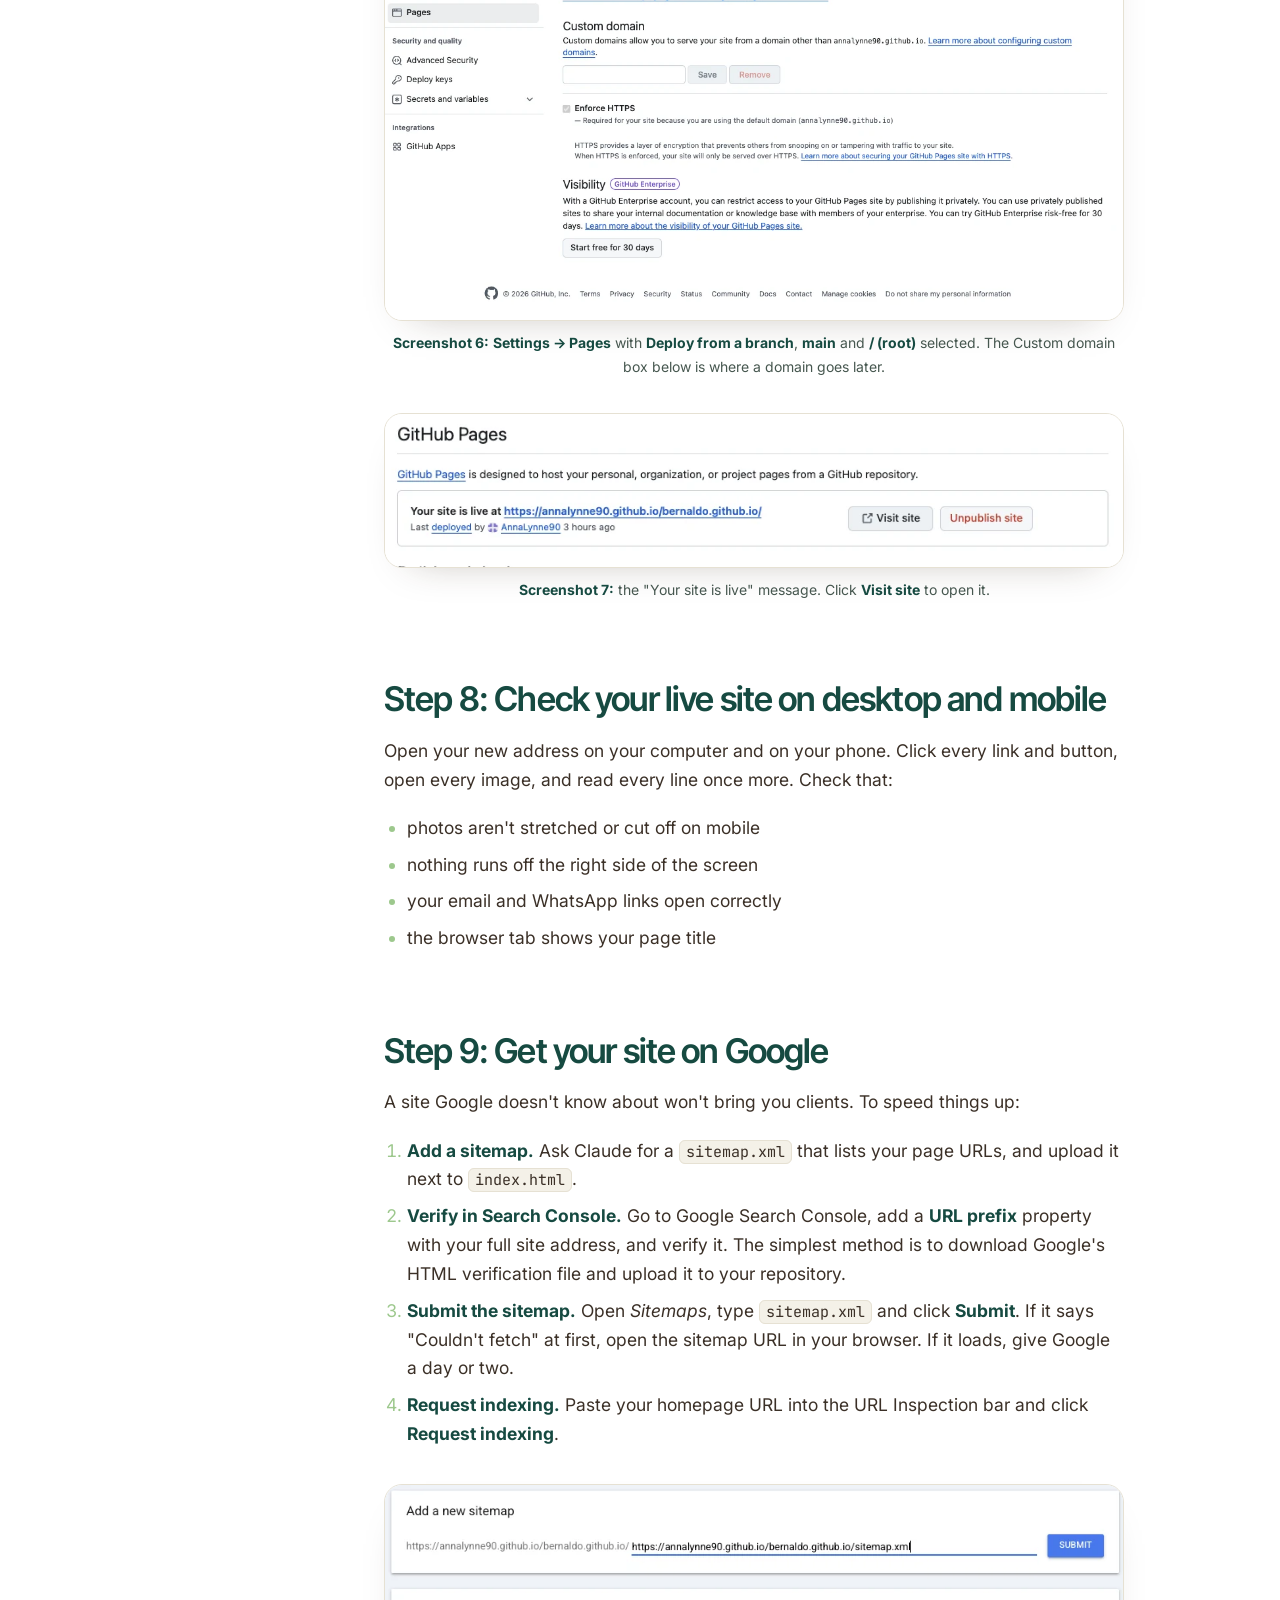
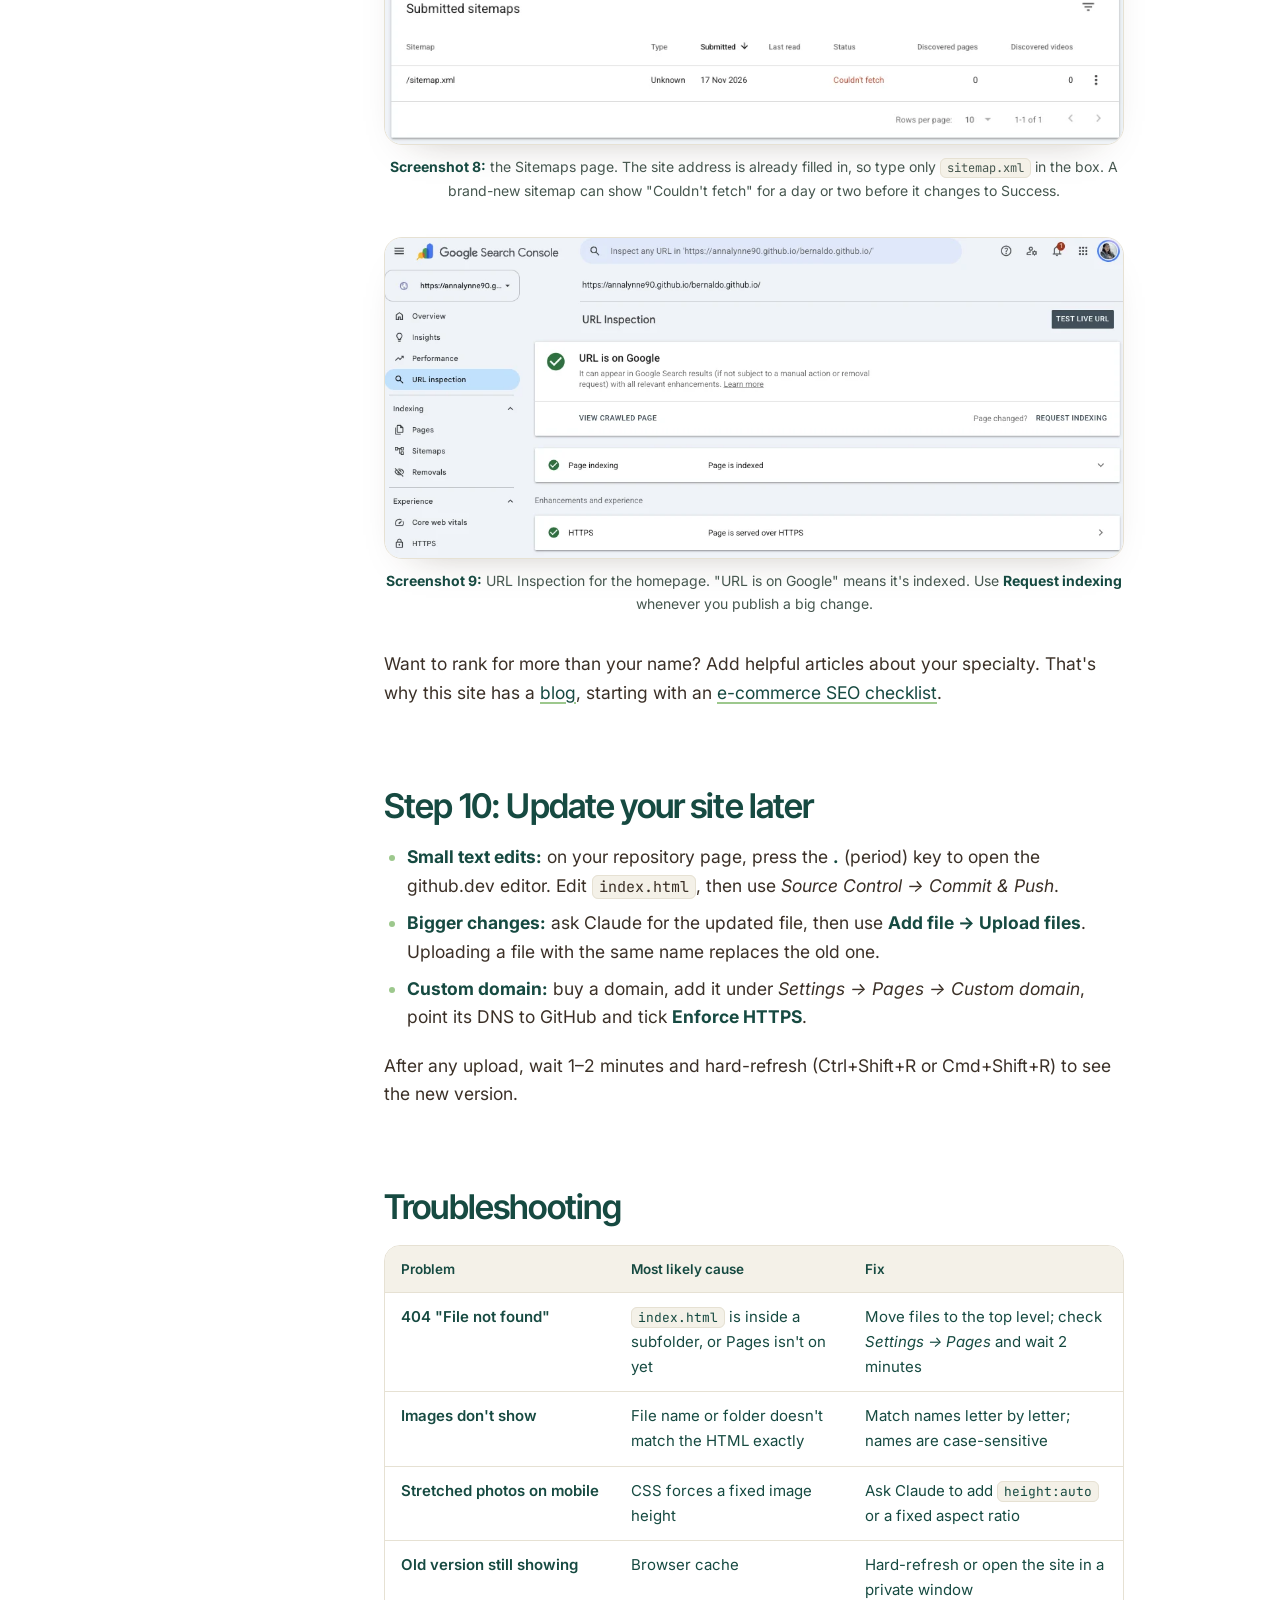
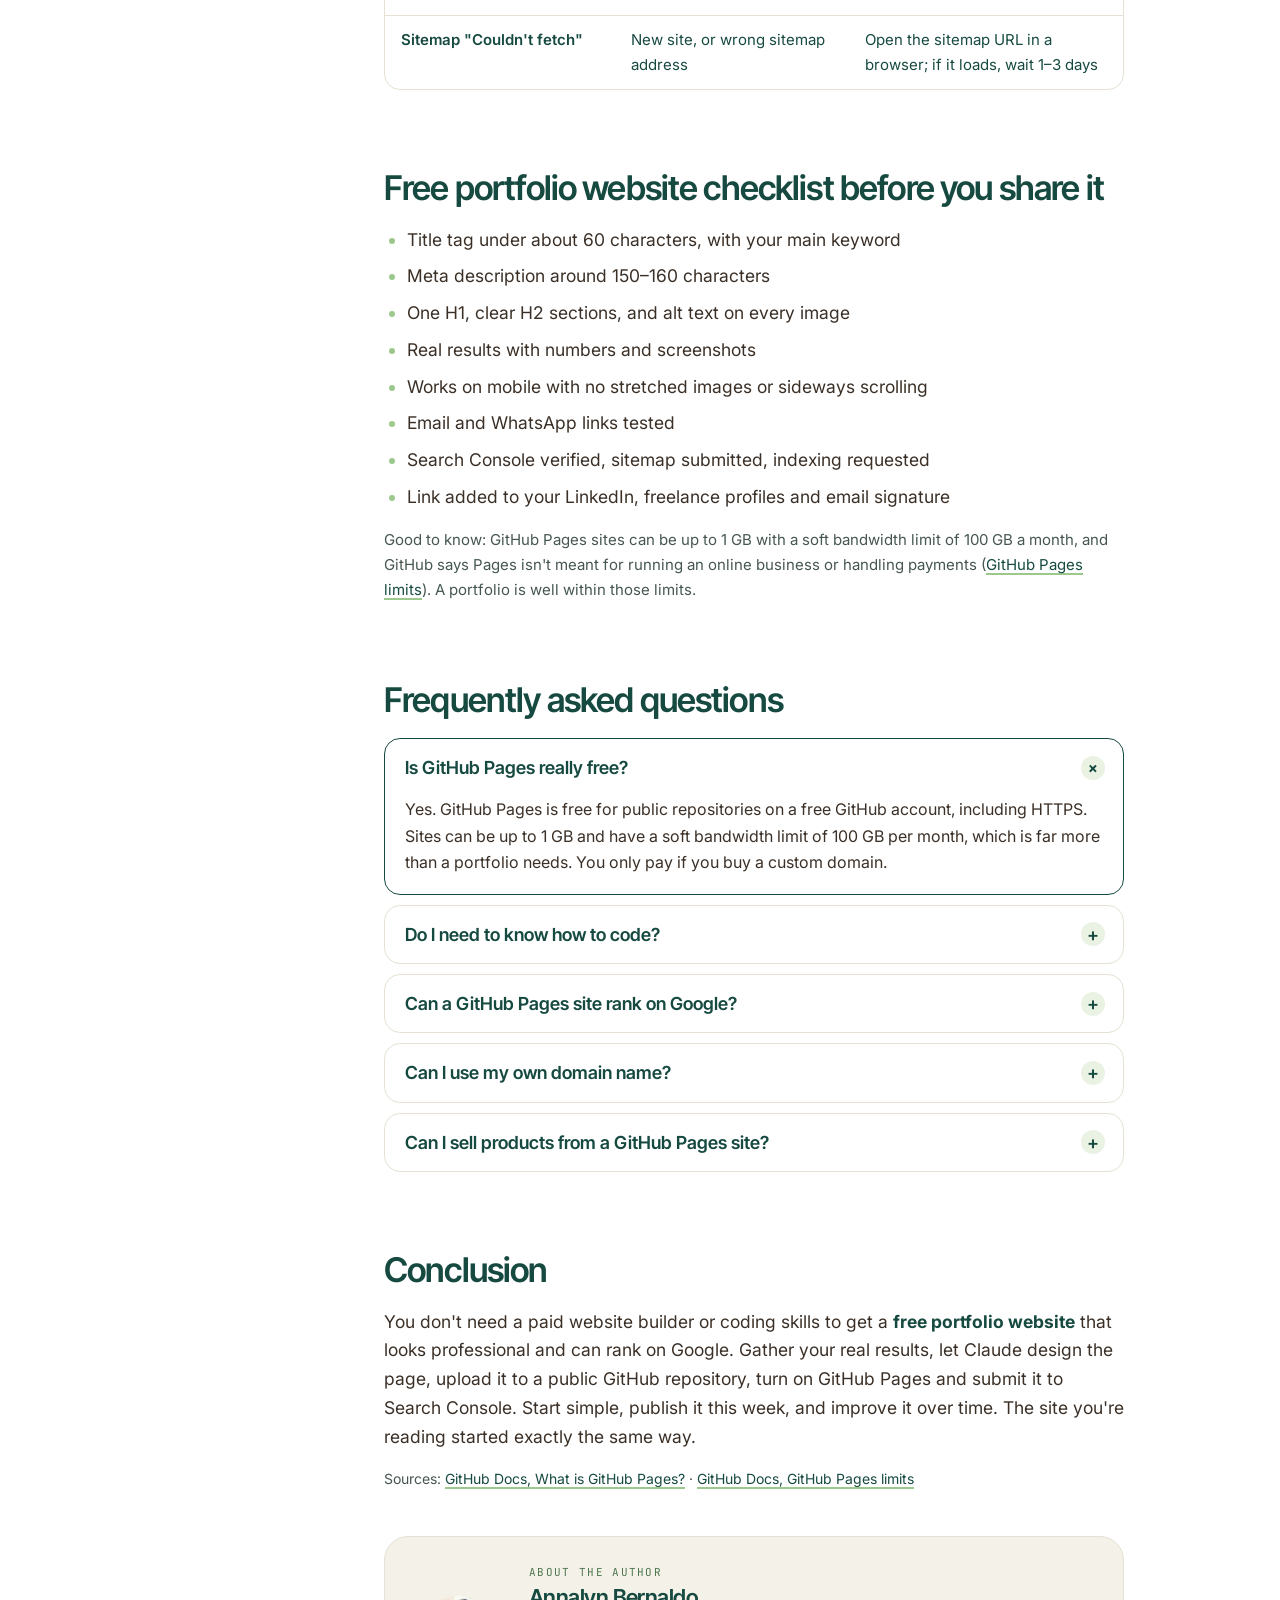
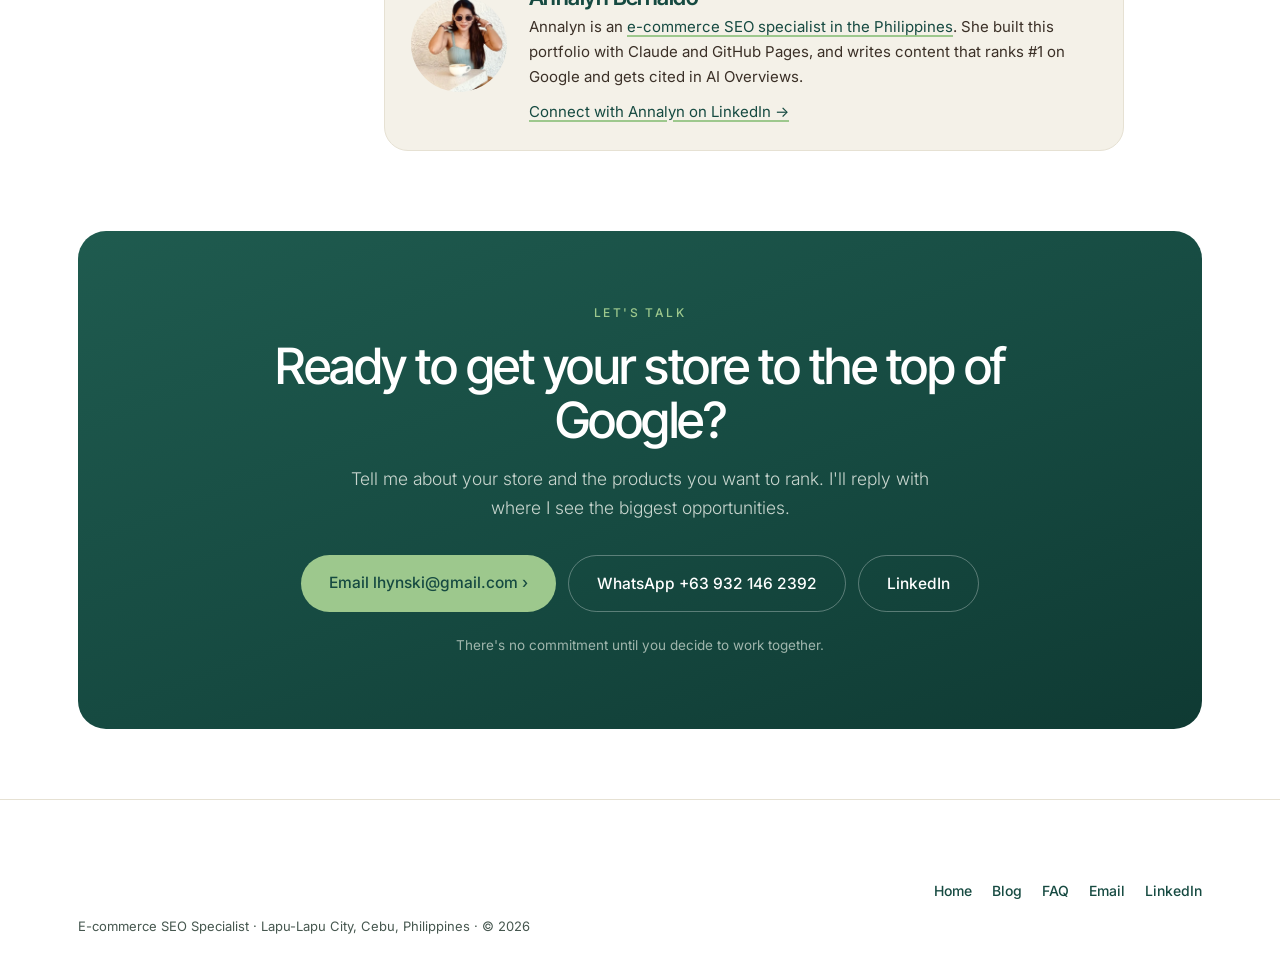
<file: blog/free-portfolio-website-github-claude/index.html>
<!doctype html>
<html lang="en">
<head>
<!-- Google tag (GA4) -->
<script async src="https://www.googletagmanager.com/gtm.js?id=GTM-K32SVDD8"></script>
<script>
  window.dataLayer = window.dataLayer || [];
  function gtag(){dataLayer.push(arguments);}
  gtag('js', new Date());
</script>

<meta charset="utf-8">
<meta name="viewport" content="width=device-width,initial-scale=1">
<title>How to Build a Free Portfolio Website with GitHub and Claude</title>
<meta name="description" content="Build a free portfolio website with Claude and GitHub Pages, step by step: write the page, upload it, publish it, then get it indexed on Google.">
<meta name="robots" content="index,follow,max-image-preview:large">
<link rel="canonical" href="https://seoannalyst.com/blog/free-portfolio-website-github-claude/">
<meta name="author" content="Annalyn Bernaldo">
<meta property="og:type" content="article">
<meta property="og:site_name" content="Annalyn Bernaldo">
<meta property="og:locale" content="en_PH">
<meta property="og:url" content="https://seoannalyst.com/blog/free-portfolio-website-github-claude/">
<meta property="og:title" content="How to Build a Free Portfolio Website with GitHub and Claude">
<meta property="og:description" content="A no-coding, step-by-step guide: Claude writes your portfolio, GitHub Pages hosts it for free, and Search Console gets it on Google.">
<meta property="og:image" content="https://seoannalyst.com/images/blog/free-portfolio-website-github-claude-og.jpg">
<meta property="og:image:width" content="1200">
<meta property="og:image:height" content="630">
<meta property="og:image:alt" content="Build a free portfolio website with GitHub and Claude">
<meta property="article:published_time" content="2026-11-17">
<meta property="article:author" content="Annalyn Bernaldo">
<meta name="twitter:card" content="summary_large_image">
<meta name="twitter:title" content="How to Build a Free Portfolio Website with GitHub and Claude">
<meta name="twitter:description" content="A no-coding, step-by-step guide to a free portfolio website with Claude and GitHub Pages.">
<meta name="twitter:image" content="https://seoannalyst.com/images/blog/free-portfolio-website-github-claude-og.jpg">
<meta name="theme-color" content="#FFFFFF">
<link rel="icon" href="data:image/svg+xml,%3Csvg xmlns='http://www.w3.org/2000/svg' viewBox='0 0 32 32'%3E%3Crect width='32' height='32' rx='8' fill='%23164A41'/%3E%3Ctext x='16' y='21.5' font-family='Arial,sans-serif' font-size='14' font-weight='700' fill='%239DC88D' text-anchor='middle'%3EAL%3C/text%3E%3C/svg%3E">
<link rel="preload" as="image" href="../../images/blog/free-portfolio-website-github-claude-featured.webp" fetchpriority="high">
<link rel="preconnect" href="https://fonts.googleapis.com">
<link rel="preconnect" href="https://fonts.gstatic.com" crossorigin>
<link href="https://fonts.googleapis.com/css2?family=Inter+Tight:wght@400;500;600&family=Inter:wght@300;400;500;600;700&family=JetBrains+Mono:wght@400;500&display=swap" rel="stylesheet">
<link rel="stylesheet" href="../blog.css">
<script type="application/ld+json">
{"@context":"https://schema.org","@graph":[
{"@type":"BlogPosting","@id":"https://seoannalyst.com/blog/free-portfolio-website-github-claude/#article",
 "headline":"How to Build a Free Portfolio Website with GitHub and Claude",
 "description":"Build a free portfolio website with Claude and GitHub Pages, step by step: write the page, upload it, publish it, then get it indexed on Google.",
 "image":["https://seoannalyst.com/images/blog/free-portfolio-website-github-claude-og.jpg","https://seoannalyst.com/images/blog/free-portfolio-website-github-claude-featured.webp"],
 "datePublished":"2026-11-17","dateModified":"2026-11-17","inLanguage":"en",
 "mainEntityOfPage":"https://seoannalyst.com/blog/free-portfolio-website-github-claude/",
 "keywords":"free portfolio website, GitHub Pages portfolio, Claude website builder",
 "author":{"@type":"Person","@id":"https://seoannalyst.com/#annalyn","name":"Annalyn Bernaldo","url":"https://seoannalyst.com/","jobTitle":"E-commerce SEO Specialist","sameAs":["https://www.linkedin.com/in/annalynbernaldo/"]},
 "publisher":{"@type":"Person","@id":"https://seoannalyst.com/#annalyn","name":"Annalyn Bernaldo"},
 "about":["Free portfolio website","GitHub Pages","Claude"]},
{"@type":"BreadcrumbList","itemListElement":[
 {"@type":"ListItem","position":1,"name":"Home","item":"https://seoannalyst.com/"},
 {"@type":"ListItem","position":2,"name":"Blog","item":"https://seoannalyst.com/blog/"},
 {"@type":"ListItem","position":3,"name":"Free Portfolio Website with GitHub and Claude"}]},
{"@type":"FAQPage","mainEntity":[
 {"@type":"Question","name":"Is GitHub Pages really free?","acceptedAnswer":{"@type":"Answer","text":"Yes. GitHub Pages is free for public repositories on a free GitHub account, including HTTPS. Sites can be up to 1 GB and have a soft bandwidth limit of 100 GB per month, which is far more than a portfolio needs. You only pay if you buy a custom domain."}},
 {"@type":"Question","name":"Do I need to know how to code?","acceptedAnswer":{"@type":"Answer","text":"No. Claude writes the HTML and CSS for you, and you upload the files through GitHub's website by dragging and dropping. It helps to read the page Claude creates and ask for changes in plain language."}},
 {"@type":"Question","name":"Can a GitHub Pages site rank on Google?","acceptedAnswer":{"@type":"Answer","text":"Yes. Google indexes GitHub Pages sites like any other website. Verify the site in Google Search Console, submit a sitemap and request indexing to speed things up, and make sure the page has a clear title, meta description and headings."}},
 {"@type":"Question","name":"Can I use my own domain name?","acceptedAnswer":{"@type":"Answer","text":"Yes. Buy a domain from a registrar, add it under Settings, then Pages, then Custom domain in your repository, point the domain's DNS records to GitHub, and turn on Enforce HTTPS."}},
 {"@type":"Question","name":"Can I sell products from a GitHub Pages site?","acceptedAnswer":{"@type":"Answer","text":"No. GitHub says Pages isn't meant to be a free host for running an online business or for sensitive transactions like payments. A personal or freelance portfolio is a good fit."}}
]}
]}
</script>
</head>
<body>

<nav>
  <div class="nav-inner">
    <a href="../../" class="brand" aria-label="AnnaLyst home"><img src="../../images/brand/annalyst-logo-wordmark.webp" width="407" height="120" alt="AnnaLyst, Annalyn Bernaldo"></a>
    <div class="nav-links">
      <a href="../../#work" class="hide-sm">Work</a>
      <a href="../../#services" class="hide-sm">Services</a>
      <a href="../" aria-current="page">Blog</a>
      <a href="../../#contact" class="nav-cta">Let's talk</a>
    </div>
  </div>
</nav>

<main class="wrap">
  <nav class="crumbs" aria-label="Breadcrumb" style="position:static;background:none;border:0;backdrop-filter:none">
    <ol>
      <li><a href="../../">Home</a></li>
      <li><a href="../">Blog</a></li>
      <li aria-current="page">Free portfolio website</li>
    </ol>
  </nav>

  <header class="a-head">
    <div class="kicker">Step-by-step · No coding</div>
    <h1>How to build a <em>free portfolio website</em> with GitHub and Claude</h1>
    <p class="dek">The exact process I used to build and publish this site: Claude writes the page, GitHub Pages hosts it for free, and Google Search Console gets it indexed. No coding and no monthly fees.</p>
    <div class="byline">
      <img src="../../images/annalyn-bernaldo-seo-specialist-cebu.webp" width="52" height="52" alt="Annalyn Bernaldo">
      <div class="who"><b>Annalyn Bernaldo</b><span>E-commerce SEO Specialist, Philippines · <time datetime="2026-11-17">November 17, 2026</time> · 14 min read</span></div>
    </div>
  </header>

  <div class="hero-img">
    <img src="../../images/blog/free-portfolio-website-github-claude-featured.webp" width="1600" height="840" alt="Build a free portfolio website with GitHub and Claude, by Annalyn Bernaldo" fetchpriority="high">
  </div>

  <div class="a-grid">
    <aside class="toc" aria-label="Table of contents">
      <div class="t">In this guide</div>
      <ol>
        <li><a href="#need">What you need</a></li>
        <li><a href="#how">How it works</a></li>
        <li><a href="#step-1">1. Gather your content</a></li>
        <li><a href="#step-2">2. Prompt Claude</a></li>
        <li><a href="#step-3">3. Refine the design</a></li>
        <li><a href="#step-4">4. Get your files</a></li>
        <li><a href="#step-5">5. Create a GitHub repo</a></li>
        <li><a href="#step-6">6. Upload your files</a></li>
        <li><a href="#step-7">7. Turn on GitHub Pages</a></li>
        <li><a href="#step-8">8. Check the live site</a></li>
        <li><a href="#step-9">9. Get it on Google</a></li>
        <li><a href="#step-10">10. Update it later</a></li>
        <li><a href="#troubleshooting">Troubleshooting</a></li>
        <li><a href="#checklist">Checklist</a></li>
        <li><a href="#faq">FAQ</a></li>
        <li><a href="#conclusion">Conclusion</a></li>
      </ol>
    </aside>

    <article class="prose">
      <div class="tldr">
        <div class="t">TL;DR</div>
        <ul>
          <li>Ask Claude to build a one-page portfolio from your bio, results and contact details, and refine it in plain language.</li>
          <li>Create a free, public GitHub repository and upload the files, keeping <code>index.html</code> at the top level.</li>
          <li>Turn on GitHub Pages under <em>Settings → Pages</em>, and your site is live within a couple of minutes.</li>
          <li>Verify it in Google Search Console, submit a sitemap and request indexing so people can find it.</li>
        </ul>
      </div>

      <p>A <strong>free portfolio website</strong> used to mean a site builder with ads, a long subdomain and a "Made with…" badge you couldn't remove. Today you can build a fast, professional portfolio with <strong>Claude</strong> writing the design and code, and <strong>GitHub Pages</strong> hosting it for free, without writing a line of code yourself.</p>
      <p>This is exactly how I built the site you're reading. Below, I'll walk you through every click, from the first prompt to getting your site on Google, plus the mistakes I made along the way so you can skip them.</p>

      <h2 id="need">What you need for a free portfolio website</h2>
      <ul>
        <li><strong>A Claude account</strong> at claude.ai. The free plan works for a one-page portfolio.</li>
        <li><strong>A free GitHub account</strong> at github.com.</li>
        <li><strong>Your content:</strong> a short bio, 2–4 results or projects, screenshots or photos, and your contact details.</li>
        <li><strong>A professional photo</strong> of yourself (optional, but it builds trust).</li>
        <li><strong>About 1–2 hours</strong> for the first version.</li>
      </ul>
      <p>GitHub Pages is free for public repositories on a free GitHub account (<a href="https://docs.github.com/en/pages/getting-started-with-github-pages/what-is-github-pages" target="_blank" rel="noopener">GitHub Docs</a>). That means anyone can see your site's files, so don't upload anything private.</p>

      <h2 id="how">How it works</h2>
      <figure>
        <a href="../../images/blog/free-portfolio-website-github-claude-how-it-works.webp" target="_blank" rel="noopener" title="Open full-size image"><img src="../../images/blog/free-portfolio-website-github-claude-how-it-works.webp" width="1600" height="829" alt="Diagram: Claude writes index.html, you upload it to a GitHub repository, GitHub Pages publishes it, and Google indexes it through Search Console" loading="lazy" decoding="async"></a>
        <figcaption>The whole process in four parts. Hosting is free; you only pay if you add a custom domain.</figcaption>
      </figure>

      <h2 id="step-1">Step 1: Gather your portfolio content</h2>
      <p>Claude can design the page, but it can't invent your results, and it shouldn't. Before you open Claude, put this in one document:</p>
      <ul>
        <li><strong>Headline:</strong> what you do and for whom, e.g. "E-commerce SEO specialist for Shopify brands".</li>
        <li><strong>Short bio:</strong> 3–5 sentences about your experience and location.</li>
        <li><strong>Proof:</strong> 2–4 projects with real numbers (rankings, traffic, sales, before and after).</li>
        <li><strong>Screenshots:</strong> results from Google Search Console, Analytics or the live search results.</li>
        <li><strong>Services:</strong> 3–6 things clients can hire you for.</li>
        <li><strong>Contact:</strong> email, WhatsApp, LinkedIn or a booking link.</li>
      </ul>

      <h2 id="step-2">Step 2: Ask Claude to build the page</h2>
      <p>Open a new chat in Claude, paste your content, and use a prompt like this. The more specific you are, the better the first version.</p>
      <div class="prompt">
        <div class="pt"><span>Prompt to copy</span><button type="button" data-copy="p1">Copy</button></div>
        <pre id="p1">Build me a one-page portfolio website as a single index.html file.

About me: [paste your headline and bio]
My results: [paste 2–4 projects with numbers]
Services: [paste your services]
Contact: [email, WhatsApp, LinkedIn]

Requirements:
- Sections: hero with my photo, results/case studies, services, about, FAQ, contact
- Clean, modern design with a warm color palette and good typography
- Fully responsive on mobile, no horizontal scrolling
- SEO: a title tag and meta description targeting "[your main keyword]",
  one H1, logical H2s, alt text on every image, and Person schema
- Images loaded from an images/ folder (I'll upload them separately)
- No external frameworks; keep all CSS and JavaScript inside the file</pre>
      </div>
      <figure class="step-shot">
        <a href="../../images/blog/github-claude-portfolio/01-claude-portfolio-prompt.webp" target="_blank" rel="noopener" title="Open full-size screenshot"><img src="../../images/blog/github-claude-portfolio/01-claude-portfolio-prompt.webp" width="725" height="503" alt="Screenshot of the portfolio website prompt pasted into a new Claude chat, with the brackets marked for editing" loading="lazy" decoding="async"></a>
        <figcaption><b>Screenshot 1:</b> the prompt pasted into a new Claude chat. Replace every [bracket] with your own details before you press Enter.</figcaption>
      </figure>

      <h2 id="step-3">Step 3: Review and refine the design with Claude</h2>
      <p>Claude shows a preview of the page next to the chat. Treat the first version as a draft and ask for changes in plain language. Prompts that worked well for me:</p>
      <ul>
        <li>"Make the hero headline mention [keyword] and move my photo to the right."</li>
        <li>"On mobile my photo is too tall. Keep it in a 4:5 shape and center it."</li>
        <li>"Put each screenshot in a browser-style frame and let visitors click to enlarge it."</li>
        <li>"Add an FAQ section with these questions: [paste questions]."</li>
        <li>"Check the page for SEO: title length, meta description, headings and alt text."</li>
      </ul>
      <figure class="step-shot">
        <a href="../../images/blog/github-claude-portfolio/02-claude-portfolio-preview.webp" target="_blank" rel="noopener" title="Open full-size screenshot"><img src="../../images/blog/github-claude-portfolio/02-claude-portfolio-preview.webp" width="1600" height="997" alt="Screenshot of Claude with the chat on the left and a live preview of the Annalyn Bernaldo SEO portfolio website on the right" loading="lazy" decoding="async"></a>
        <figcaption><b>Screenshot 2:</b> Claude explains what it built on the left and shows a live preview of the page on the right. Read its notes; they often list things to check before you publish.</figcaption>
      </figure>
      <p class="tip"><b>Tip:</b> Always check the preview on a phone-sized screen. Most visitors will see your portfolio on mobile first.</p>

      <h2 id="step-4">Step 4: Get your files ready</h2>
      <p>When you're happy with the design, ask Claude: <em>"Give me the final index.html file to download."</em> You can also use the download or copy option at the top of the preview.</p>
      <p>On your computer, set up a folder that looks like this:</p>
      <div class="prompt">
        <div class="pt"><span>Your folder</span></div>
        <pre>my-portfolio/
├── index.html        ← your homepage (must be named exactly this)
└── images/
    ├── your-name-photo.webp
    └── project-results.webp</pre>
      </div>
      <ul>
        <li>Name image files in lowercase with hyphens, like <code>annalyn-bernaldo-seo-specialist.webp</code>. Descriptive file names also help in Google Images.</li>
        <li>Keep images small. Ask Claude to reference <code>.webp</code> images, and convert large photos before uploading. Big images built into the HTML file make the page slow.</li>
      </ul>

      <h2 id="step-5">Step 5: Create a GitHub repository</h2>
      <ol>
        <li>Sign in at github.com, click <strong>+</strong> in the top right, then <strong>New repository</strong>.</li>
        <li>Choose the name carefully:
          <ul>
            <li><code>yourusername.github.io</code> gives you the shortest address: <code>https://yourusername.github.io</code>.</li>
            <li>Any other name, like <code>portfolio</code>, gives you <code>https://yourusername.github.io/portfolio/</code>.</li>
          </ul>
        </li>
        <li>Set it to <strong>Public</strong>, then click <strong>Create repository</strong>.</li>
      </ol>
      <figure class="step-shot">
        <a href="../../images/blog/github-claude-portfolio/03-github-create-repository.webp" target="_blank" rel="noopener" title="Open full-size screenshot"><img src="../../images/blog/github-claude-portfolio/03-github-create-repository.webp" width="810" height="784" alt="Screenshot of GitHub Create a new repository page with the repository name filled in and visibility set to Public" loading="lazy" decoding="async"></a>
        <figcaption><b>Screenshot 3:</b> the new repository form. Type the name, keep visibility on <b>Public</b>, then click <b>Create repository</b>.</figcaption>
      </figure>

      <h2 id="step-6">Step 6: Upload your files (the right way)</h2>
      <ol>
        <li>On the empty repository page, click <strong>uploading an existing file</strong>. If your repo already has files, use <strong>Add file → Upload files</strong>.</li>
        <li>Open your <code>my-portfolio</code> folder on your computer, <strong>select everything inside it</strong> (Ctrl+A or Cmd+A) and drag it into the upload box.</li>
        <li>Scroll down and click <strong>Commit changes</strong>.</li>
      </ol>
      <p class="tip"><b>The mistake I made:</b> I dragged in the whole folder instead of what was inside it. GitHub then put everything one level too deep, and my site showed a 404 error. Your <code>index.html</code> must sit at the top level of the repository.</p>
      <figure class="step-shot">
        <a href="../../images/blog/github-claude-portfolio/04-github-upload-files.webp" target="_blank" rel="noopener" title="Open full-size screenshot"><img src="../../images/blog/github-claude-portfolio/04-github-upload-files.webp" width="1155" height="1077" alt="Screenshot of GitHub upload page listing index.html, sitemap.xml and image files ready to commit" loading="lazy" decoding="async"></a>
        <figcaption><b>Screenshot 4:</b> files dragged into the upload page. Check the list shows <code>index.html</code> at the top level, then click <b>Commit changes</b>.</figcaption>
      </figure>
      <figure class="step-shot">
        <a href="../../images/blog/github-claude-portfolio/05-github-repository-files.webp" target="_blank" rel="noopener" title="Open full-size screenshot"><img src="../../images/blog/github-claude-portfolio/05-github-repository-files.webp" width="1325" height="834" alt="Screenshot of a GitHub repository with blog, images, index.html and sitemap.xml at the top level and the Add file menu open" loading="lazy" decoding="async"></a>
        <figcaption><b>Screenshot 5:</b> a correctly uploaded repository, with <code>index.html</code> at the top level. The <b>Add file → Upload files</b> menu is how you add or replace files later.</figcaption>
      </figure>

      <h2 id="step-7">Step 7: Turn on GitHub Pages</h2>
      <ol>
        <li>In your repository, click <strong>Settings</strong>, then <strong>Pages</strong> in the left sidebar.</li>
        <li>Under <em>Build and deployment</em>, set Source to <strong>Deploy from a branch</strong>.</li>
        <li>Choose the <strong>main</strong> branch and the <strong>/ (root)</strong> folder, then click <strong>Save</strong>.</li>
        <li>Wait 1–2 minutes and refresh. A message appears at the top: <em>"Your site is live at…"</em> with a <strong>Visit site</strong> button.</li>
      </ol>
      <figure class="step-shot">
        <a href="../../images/blog/github-claude-portfolio/06-github-pages-settings.webp" target="_blank" rel="noopener" title="Open full-size screenshot"><img src="../../images/blog/github-claude-portfolio/06-github-pages-settings.webp" width="1122" height="936" alt="Screenshot of GitHub Settings, Pages, with Deploy from a branch, main and root selected and the site live message at the top" loading="lazy" decoding="async"></a>
        <figcaption><b>Screenshot 6:</b> <b>Settings → Pages</b> with <b>Deploy from a branch</b>, <b>main</b> and <b>/ (root)</b> selected. The Custom domain box below is where a domain goes later.</figcaption>
      </figure>
      <figure class="step-shot">
        <a href="../../images/blog/github-claude-portfolio/07-github-pages-site-live.webp" target="_blank" rel="noopener" title="Open full-size screenshot"><img src="../../images/blog/github-claude-portfolio/07-github-pages-site-live.webp" width="859" height="179" alt="Screenshot of GitHub Pages showing Your site is live at the github.io address with a Visit site button" loading="lazy" decoding="async"></a>
        <figcaption><b>Screenshot 7:</b> the "Your site is live" message. Click <b>Visit site</b> to open it.</figcaption>
      </figure>

      <h2 id="step-8">Step 8: Check your live site on desktop and mobile</h2>
      <p>Open your new address on your computer and on your phone. Click every link and button, open every image, and read every line once more. Check that:</p>
      <ul>
        <li>photos aren't stretched or cut off on mobile</li>
        <li>nothing runs off the right side of the screen</li>
        <li>your email and WhatsApp links open correctly</li>
        <li>the browser tab shows your page title</li>
      </ul>

      <h2 id="step-9">Step 9: Get your site on Google</h2>
      <p>A site Google doesn't know about won't bring you clients. To speed things up:</p>
      <ol>
        <li><strong>Add a sitemap.</strong> Ask Claude for a <code>sitemap.xml</code> that lists your page URLs, and upload it next to <code>index.html</code>.</li>
        <li><strong>Verify in Search Console.</strong> Go to Google Search Console, add a <strong>URL prefix</strong> property with your full site address, and verify it. The simplest method is to download Google's HTML verification file and upload it to your repository.</li>
        <li><strong>Submit the sitemap.</strong> Open <em>Sitemaps</em>, type <code>sitemap.xml</code> and click <strong>Submit</strong>. If it says "Couldn't fetch" at first, open the sitemap URL in your browser. If it loads, give Google a day or two.</li>
        <li><strong>Request indexing.</strong> Paste your homepage URL into the URL Inspection bar and click <strong>Request indexing</strong>.</li>
      </ol>
      <figure class="step-shot">
        <a href="../../images/blog/github-claude-portfolio/08-search-console-sitemap.webp" target="_blank" rel="noopener" title="Open full-size screenshot"><img src="../../images/blog/github-claude-portfolio/08-search-console-sitemap.webp" width="928" height="326" alt="Screenshot of Google Search Console Sitemaps page with a sitemap.xml submission and its status" loading="lazy" decoding="async"></a>
        <figcaption><b>Screenshot 8:</b> the Sitemaps page. The site address is already filled in, so type only <code>sitemap.xml</code> in the box. A brand-new sitemap can show "Couldn't fetch" for a day or two before it changes to Success.</figcaption>
      </figure>
      <figure class="step-shot">
        <a href="../../images/blog/github-claude-portfolio/09-search-console-request-indexing.webp" target="_blank" rel="noopener" title="Open full-size screenshot"><img src="../../images/blog/github-claude-portfolio/09-search-console-request-indexing.webp" width="1117" height="484" alt="Screenshot of Google Search Console URL Inspection showing URL is on Google, Page is indexed and the Request indexing link" loading="lazy" decoding="async"></a>
        <figcaption><b>Screenshot 9:</b> URL Inspection for the homepage. "URL is on Google" means it's indexed. Use <b>Request indexing</b> whenever you publish a big change.</figcaption>
      </figure>
      <p>Want to rank for more than your name? Add helpful articles about your specialty. That's why this site has a <a href="../">blog</a>, starting with an <a href="../ecommerce-seo-checklist-shopify/">e-commerce SEO checklist</a>.</p>

      <h2 id="step-10">Step 10: Update your site later</h2>
      <ul>
        <li><strong>Small text edits:</strong> on your repository page, press the <strong>.</strong> (period) key to open the github.dev editor. Edit <code>index.html</code>, then use <em>Source Control → Commit &amp; Push</em>.</li>
        <li><strong>Bigger changes:</strong> ask Claude for the updated file, then use <strong>Add file → Upload files</strong>. Uploading a file with the same name replaces the old one.</li>
        <li><strong>Custom domain:</strong> buy a domain, add it under <em>Settings → Pages → Custom domain</em>, point its DNS to GitHub and tick <strong>Enforce HTTPS</strong>.</li>
      </ul>
      <p>After any upload, wait 1–2 minutes and hard-refresh (Ctrl+Shift+R or Cmd+Shift+R) to see the new version.</p>

      <h2 id="troubleshooting">Troubleshooting</h2>
      <div class="table-wrap">
        <table>
          <thead><tr><th>Problem</th><th>Most likely cause</th><th>Fix</th></tr></thead>
          <tbody>
            <tr><td>404 "File not found"</td><td><code>index.html</code> is inside a subfolder, or Pages isn't on yet</td><td>Move files to the top level; check <em>Settings → Pages</em> and wait 2 minutes</td></tr>
            <tr><td>Images don't show</td><td>File name or folder doesn't match the HTML exactly</td><td>Match names letter by letter; names are case-sensitive</td></tr>
            <tr><td>Stretched photos on mobile</td><td>CSS forces a fixed image height</td><td>Ask Claude to add <code>height:auto</code> or a fixed aspect ratio</td></tr>
            <tr><td>Old version still showing</td><td>Browser cache</td><td>Hard-refresh or open the site in a private window</td></tr>
            <tr><td>Sitemap "Couldn't fetch"</td><td>New site, or wrong sitemap address</td><td>Open the sitemap URL in a browser; if it loads, wait 1–3 days</td></tr>
          </tbody>
        </table>
      </div>

      <h2 id="checklist">Free portfolio website checklist before you share it</h2>
      <ul>
        <li>Title tag under about 60 characters, with your main keyword</li>
        <li>Meta description around 150–160 characters</li>
        <li>One H1, clear H2 sections, and alt text on every image</li>
        <li>Real results with numbers and screenshots</li>
        <li>Works on mobile with no stretched images or sideways scrolling</li>
        <li>Email and WhatsApp links tested</li>
        <li>Search Console verified, sitemap submitted, indexing requested</li>
        <li>Link added to your LinkedIn, freelance profiles and email signature</li>
      </ul>
      <p style="font-size:15px;color:var(--ink-soft)">Good to know: GitHub Pages sites can be up to 1 GB with a soft bandwidth limit of 100 GB a month, and GitHub says Pages isn't meant for running an online business or handling payments (<a href="https://docs.github.com/en/pages/getting-started-with-github-pages/github-pages-limits" target="_blank" rel="noopener">GitHub Pages limits</a>). A portfolio is well within those limits.</p>

      <h2 id="faq">Frequently asked questions</h2>
      <div class="faq">
        <details open><summary>Is GitHub Pages really free?</summary><p>Yes. GitHub Pages is free for public repositories on a free GitHub account, including HTTPS. Sites can be up to 1 GB and have a soft bandwidth limit of 100 GB per month, which is far more than a portfolio needs. You only pay if you buy a custom domain.</p></details>
        <details><summary>Do I need to know how to code?</summary><p>No. Claude writes the HTML and CSS for you, and you upload the files through GitHub's website by dragging and dropping. It helps to read the page Claude creates and ask for changes in plain language.</p></details>
        <details><summary>Can a GitHub Pages site rank on Google?</summary><p>Yes. Google indexes GitHub Pages sites like any other website. Verify the site in Google Search Console, submit a sitemap and request indexing to speed things up, and make sure the page has a clear title, meta description and headings.</p></details>
        <details><summary>Can I use my own domain name?</summary><p>Yes. Buy a domain from a registrar, add it under Settings, then Pages, then Custom domain in your repository, point the domain's DNS records to GitHub, and turn on Enforce HTTPS.</p></details>
        <details><summary>Can I sell products from a GitHub Pages site?</summary><p>No. GitHub says Pages isn't meant to be a free host for running an online business or for sensitive transactions like payments. A personal or freelance portfolio is a good fit.</p></details>
      </div>

      <h2 id="conclusion">Conclusion</h2>
      <p>You don't need a paid website builder or coding skills to get a <strong>free portfolio website</strong> that looks professional and can rank on Google. Gather your real results, let Claude design the page, upload it to a public GitHub repository, turn on GitHub Pages and submit it to Search Console. Start simple, publish it this week, and improve it over time. The site you're reading started exactly the same way.</p>

      <p style="font-size:14px;color:var(--ink-soft)">Sources: <a href="https://docs.github.com/en/pages/getting-started-with-github-pages/what-is-github-pages" target="_blank" rel="noopener">GitHub Docs, What is GitHub Pages?</a> · <a href="https://docs.github.com/en/pages/getting-started-with-github-pages/github-pages-limits" target="_blank" rel="noopener">GitHub Docs, GitHub Pages limits</a></p>

      <div class="author">
        <img src="../../images/annalyn-bernaldo-seo-specialist-cebu.webp" width="96" height="96" alt="Annalyn Bernaldo, e-commerce SEO specialist" loading="lazy">
        <div>
          <div class="k">About the author</div>
          <h3>Annalyn Bernaldo</h3>
          <p>Annalyn is an <a href="../../">e-commerce SEO specialist in the Philippines</a>. She built this portfolio with Claude and GitHub Pages, and writes content that ranks #1 on Google and gets cited in AI Overviews.</p>
          <p style="margin-top:10px!important"><a href="https://www.linkedin.com/in/annalynbernaldo/" target="_blank" rel="noopener me">Connect with Annalyn on LinkedIn →</a></p>
        </div>
      </div>
    </article>
  </div>

  <section class="cta" aria-labelledby="cta-h">
    <span class="cta-eyebrow">Let's talk</span>
    <h2 id="cta-h">Ready to get your store to the top of Google?</h2>
    <p>Tell me about your store and the products you want to rank. I'll reply with where I see the biggest opportunities.</p>
    <div class="row">
      <a class="btn cta-main" href="mailto:lhynski@gmail.com">Email lhynski@gmail.com <span aria-hidden="true">›</span></a>
      <a class="btn cta-line" href="https://wa.me/639321462392" target="_blank" rel="noopener">WhatsApp +63 932 146 2392</a>
      <a class="btn cta-line" href="https://www.linkedin.com/in/annalynbernaldo/" target="_blank" rel="noopener me">LinkedIn</a>
    </div>
    <small>There's no commitment until you decide to work together.</small>
  </section>
</main>

<footer>
  <div class="wrap foot">
    <div>
      <a href="../../" class="brand brand-foot" aria-label="AnnaLyst home"><img src="../../images/brand/annalyst-logo-ecommerce-seo-specialist.webp" width="741" height="240" alt="AnnaLyst, Annalyn Bernaldo, E-commerce SEO Specialist" loading="lazy"></a>
      <div class="foot-meta">E-commerce SEO Specialist · Lapu-Lapu City, Cebu, Philippines · © 2026</div>
    </div>
    <div class="foot-links">
      <a href="../../">Home</a>
      <a href="../">Blog</a>
      <a href="../../#faq">FAQ</a>
      <a href="mailto:lhynski@gmail.com">Email</a>
      <a href="https://www.linkedin.com/in/annalynbernaldo/" target="_blank" rel="noopener me">LinkedIn</a>
    </div>
  </div>
</footer>

<script>
(function(){
  var links=[].slice.call(document.querySelectorAll('.toc a'));
  if('IntersectionObserver' in window&&links.length){
    var map={};links.forEach(function(a){map[a.getAttribute('href').slice(1)]=a});
    var io=new IntersectionObserver(function(es){es.forEach(function(e){if(e.isIntersecting){links.forEach(function(a){a.classList.remove('on')});var a=map[e.target.id];if(a)a.classList.add('on')}})},{rootMargin:'-20% 0px -70% 0px'});
    Object.keys(map).forEach(function(id){var el=document.getElementById(id);if(el)io.observe(el)});
  }
  document.querySelectorAll('[data-copy]').forEach(function(b){b.addEventListener('click',function(){
    var t=document.getElementById(b.getAttribute('data-copy')).textContent;
    (navigator.clipboard?navigator.clipboard.writeText(t):Promise.reject()).then(function(){b.textContent='Copied!';setTimeout(function(){b.textContent='Copy'},1800)}).catch(function(){b.textContent='Select & copy'});
  });});
})();
</script>
<script>
// GA4 events: contact clicks, outbound proof links, SEO tool use
document.addEventListener('click',function(e){
  var a=e.target.closest('a,button');if(!a||typeof gtag!=='function')return;
  var h=a.getAttribute('href')||'';
  if(h.indexOf('mailto:')===0)gtag('event','contact_click',{method:'email',link_text:(a.textContent||'').trim().slice(0,60)});
  else if(h.indexOf('wa.me')>-1)gtag('event','contact_click',{method:'whatsapp',link_text:(a.textContent||'').trim().slice(0,60)});
  else if(h.indexOf('linkedin.com')>-1)gtag('event','contact_click',{method:'linkedin'});
  else if(/^https?:/.test(h)&&h.indexOf('seoannalyst.com')===-1)gtag('event','outbound_click',{link_url:h});
  if(a.matches('#scForm button[type=submit]'))gtag('event','seo_tool_generate');
});
</script>
</body>
</html>
</file>
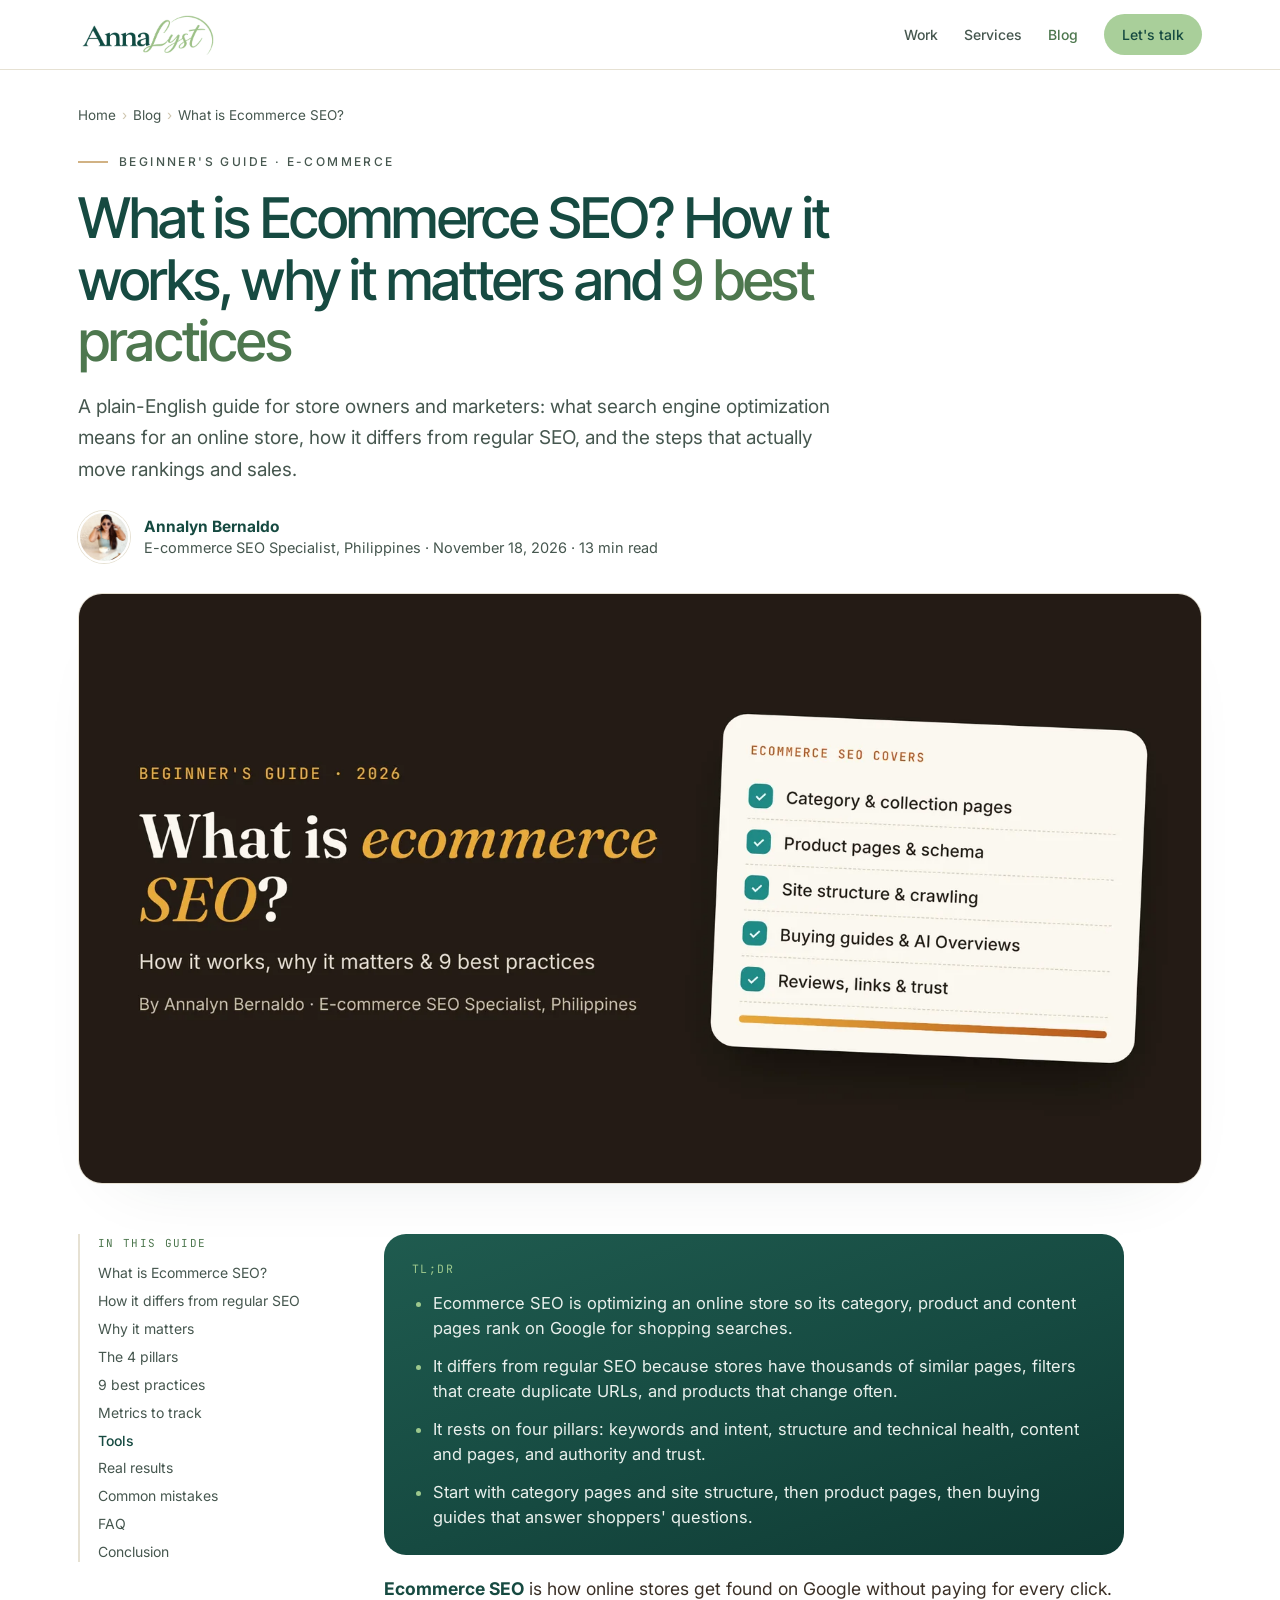
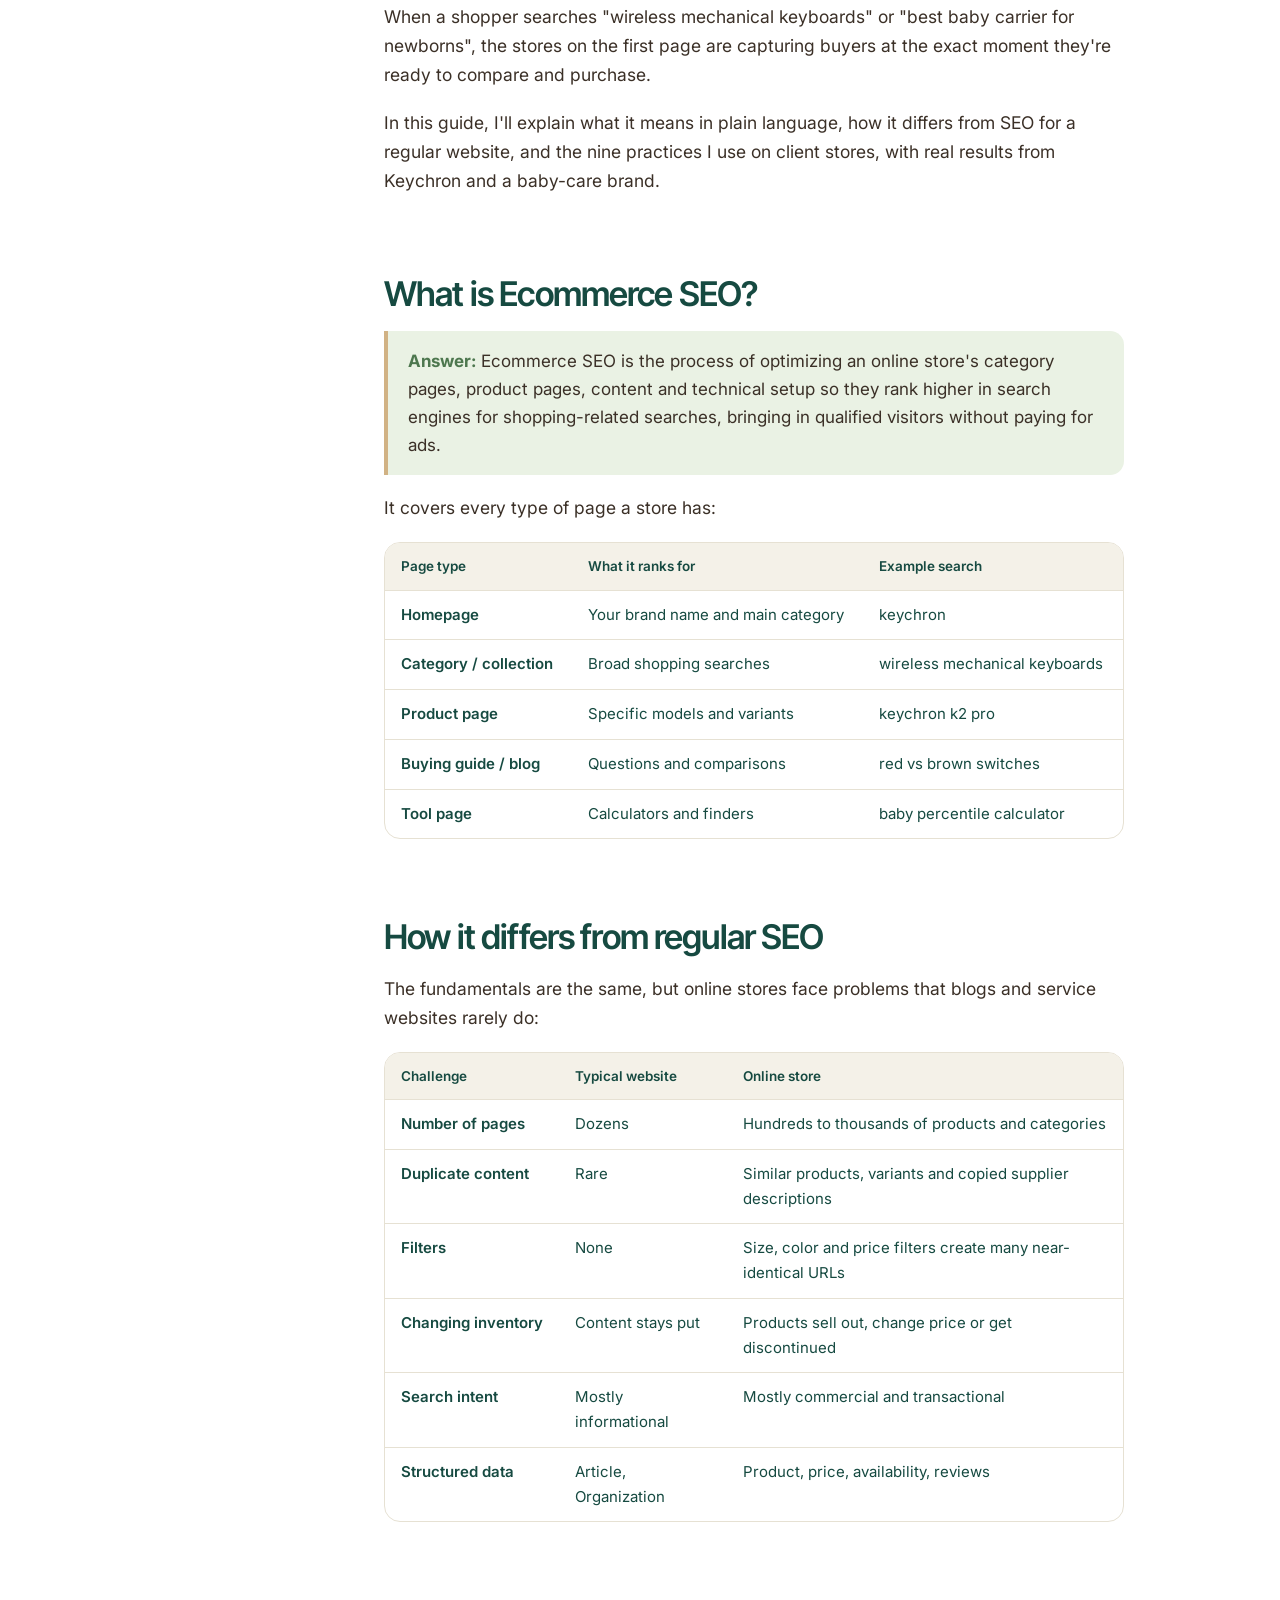
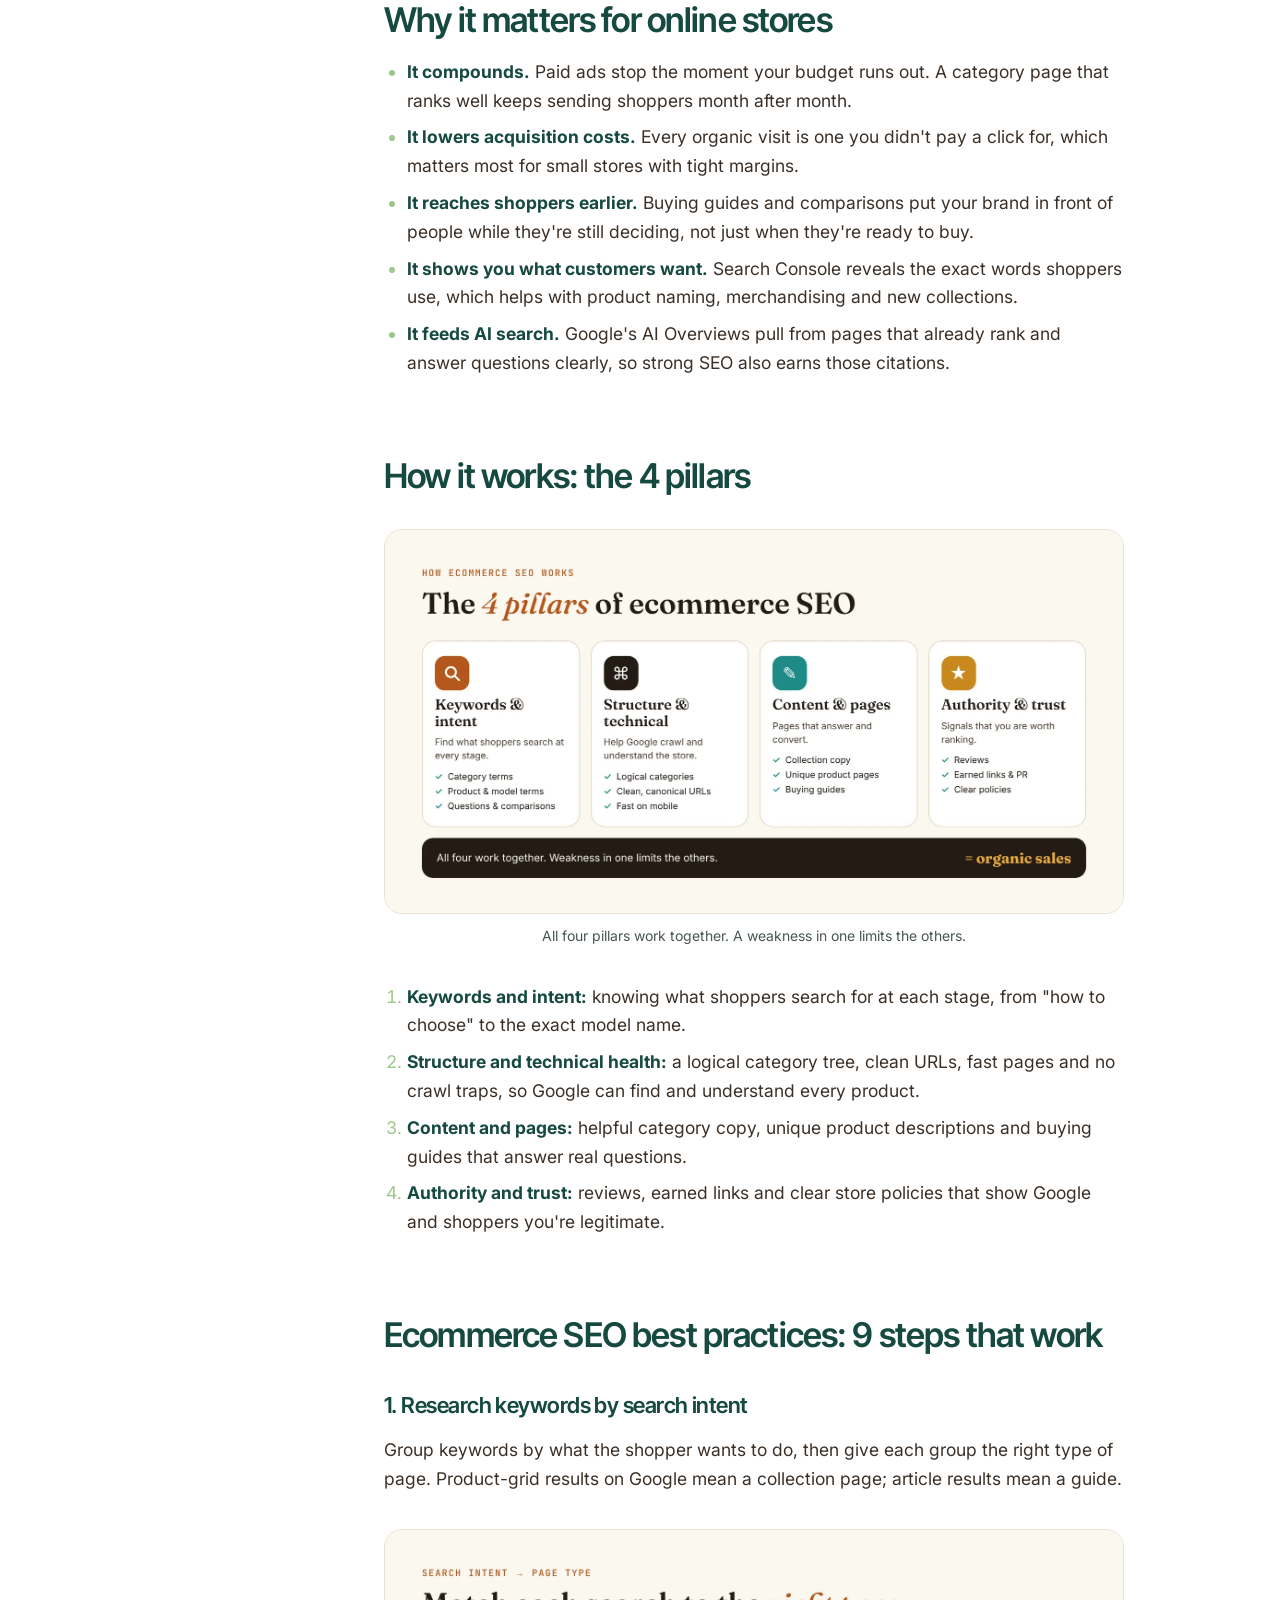
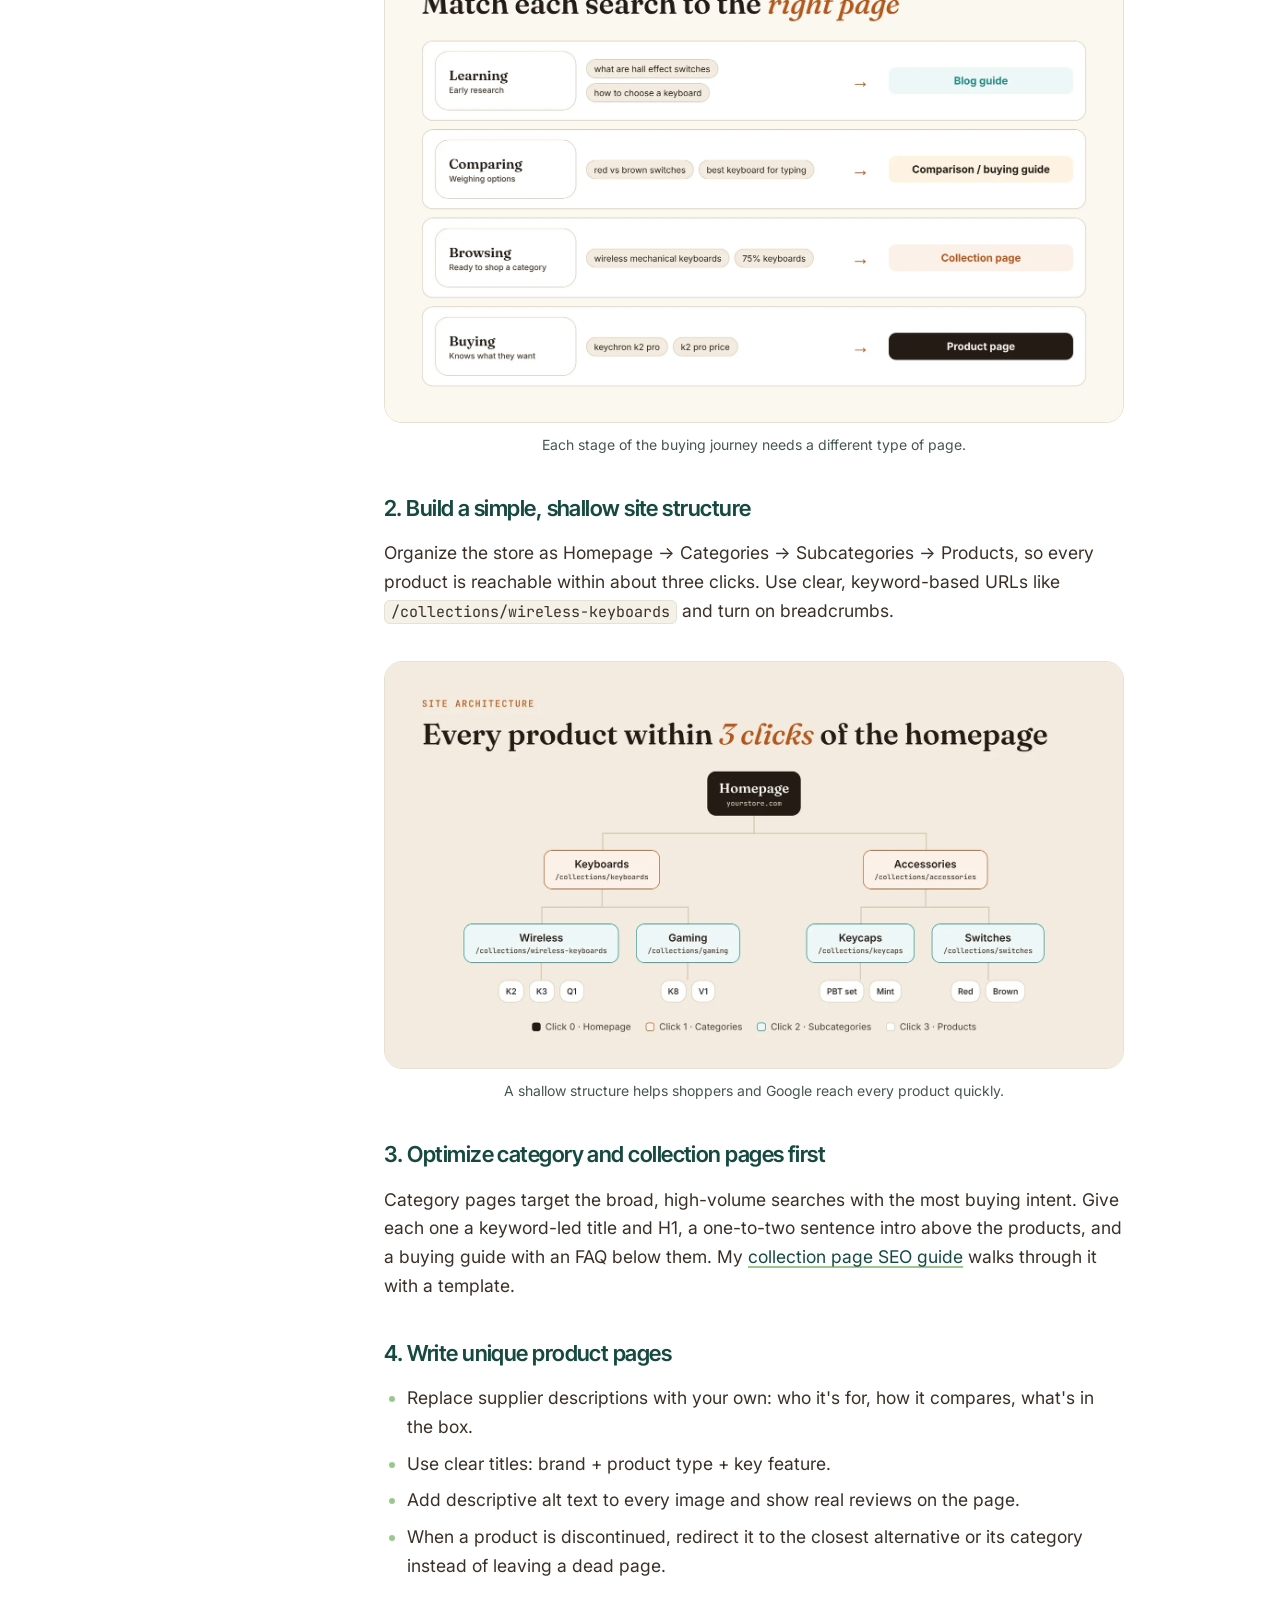
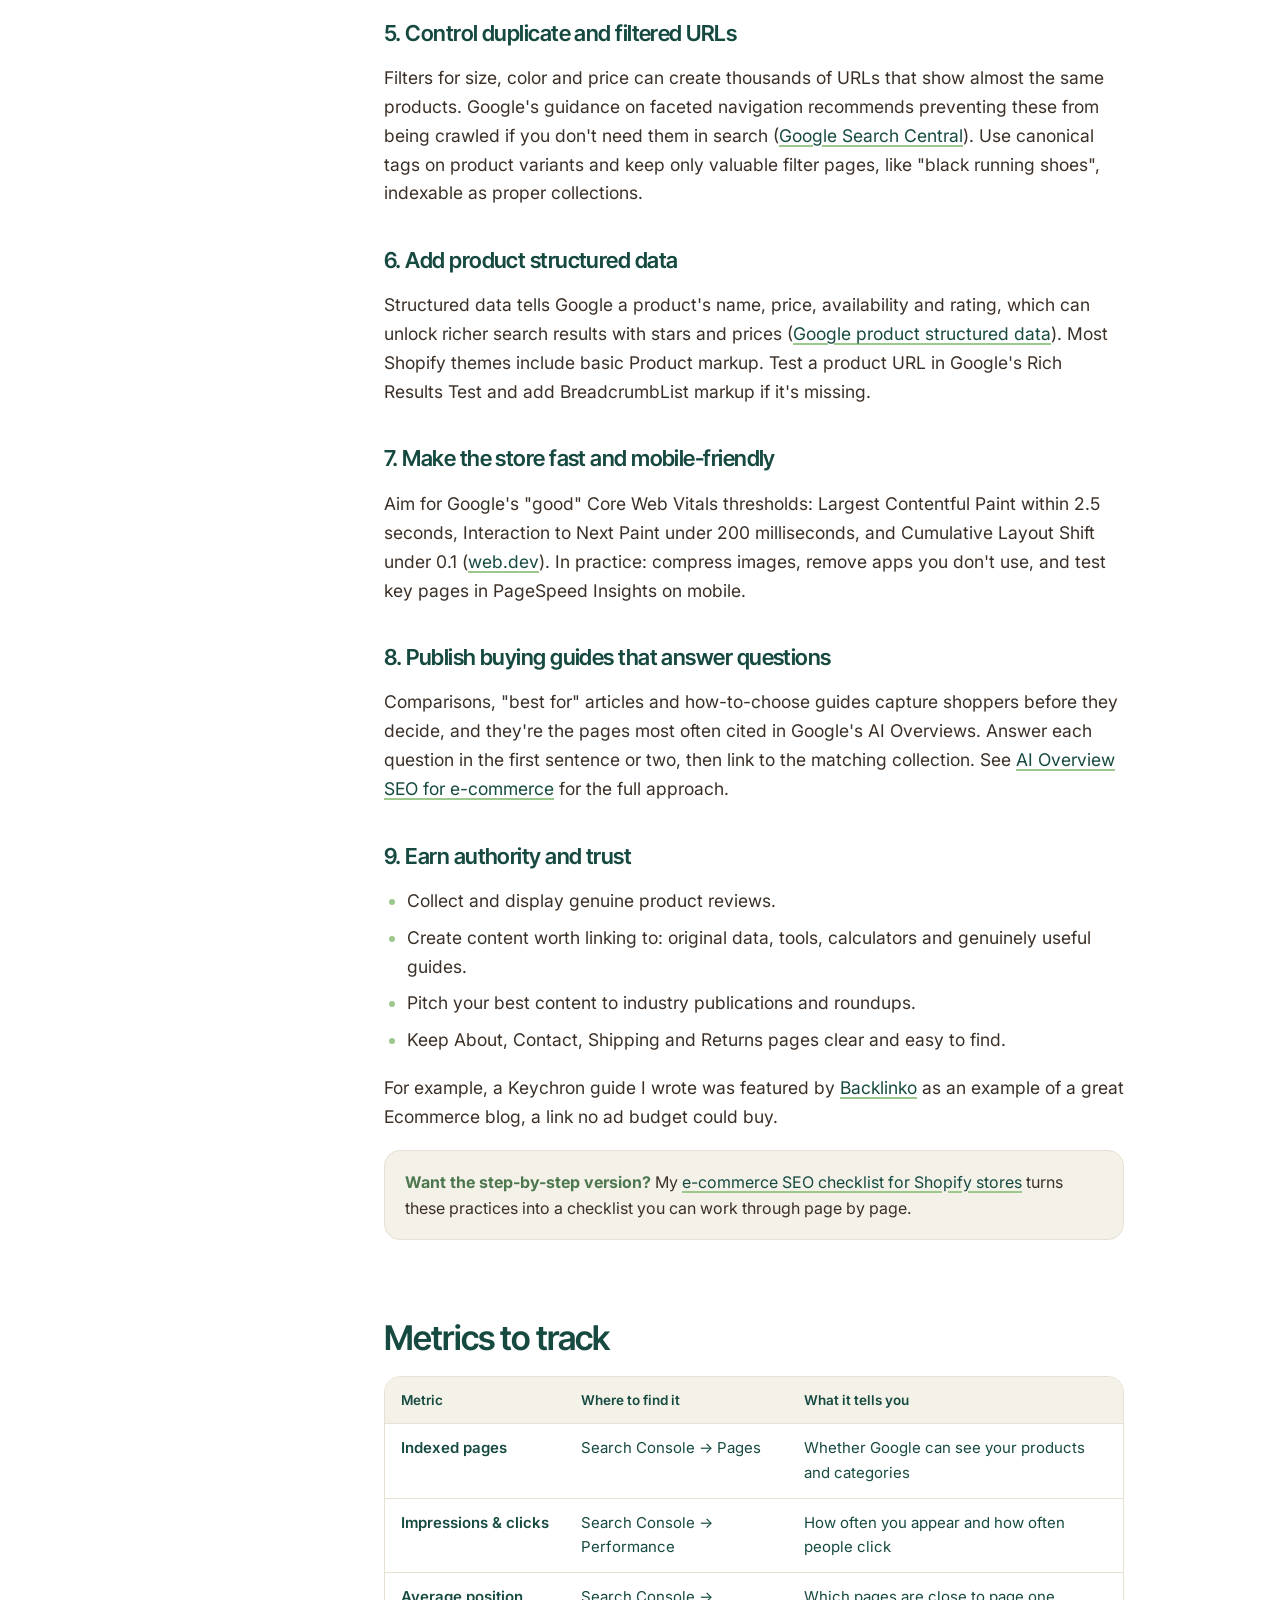
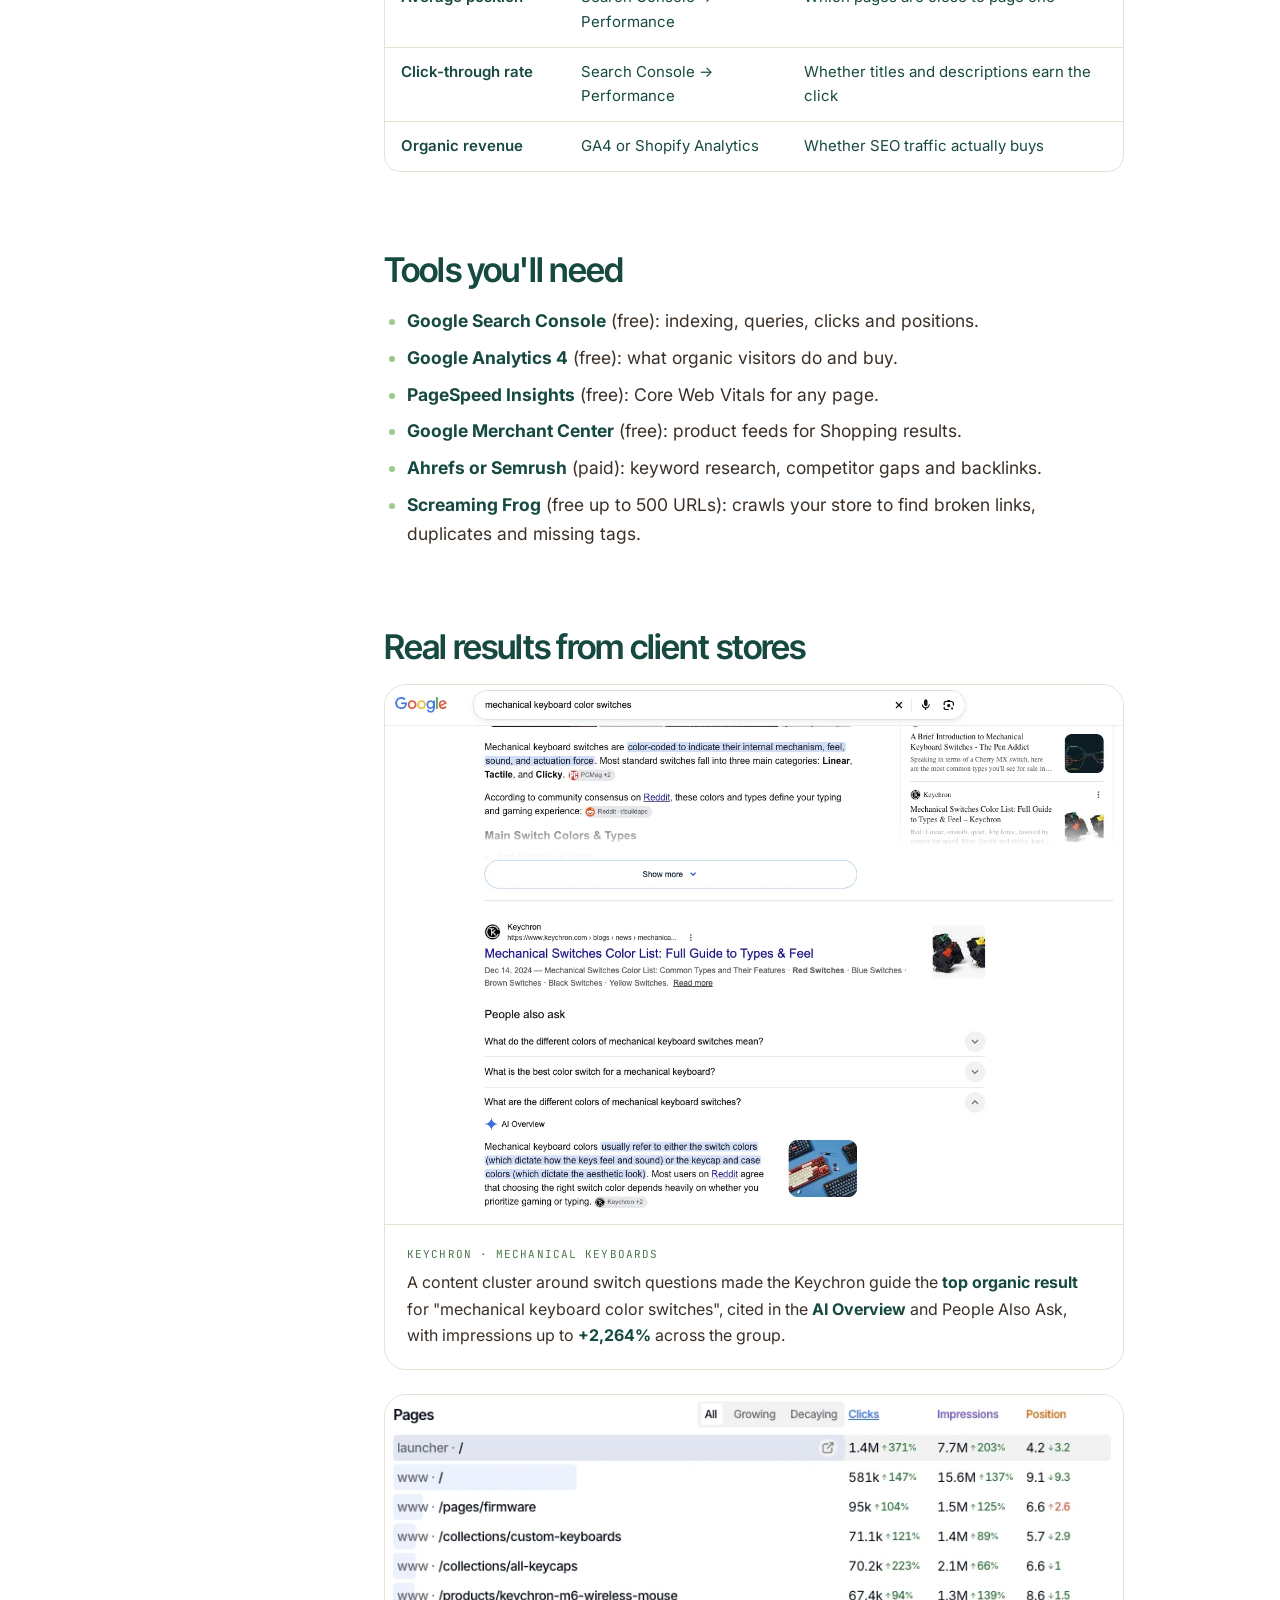
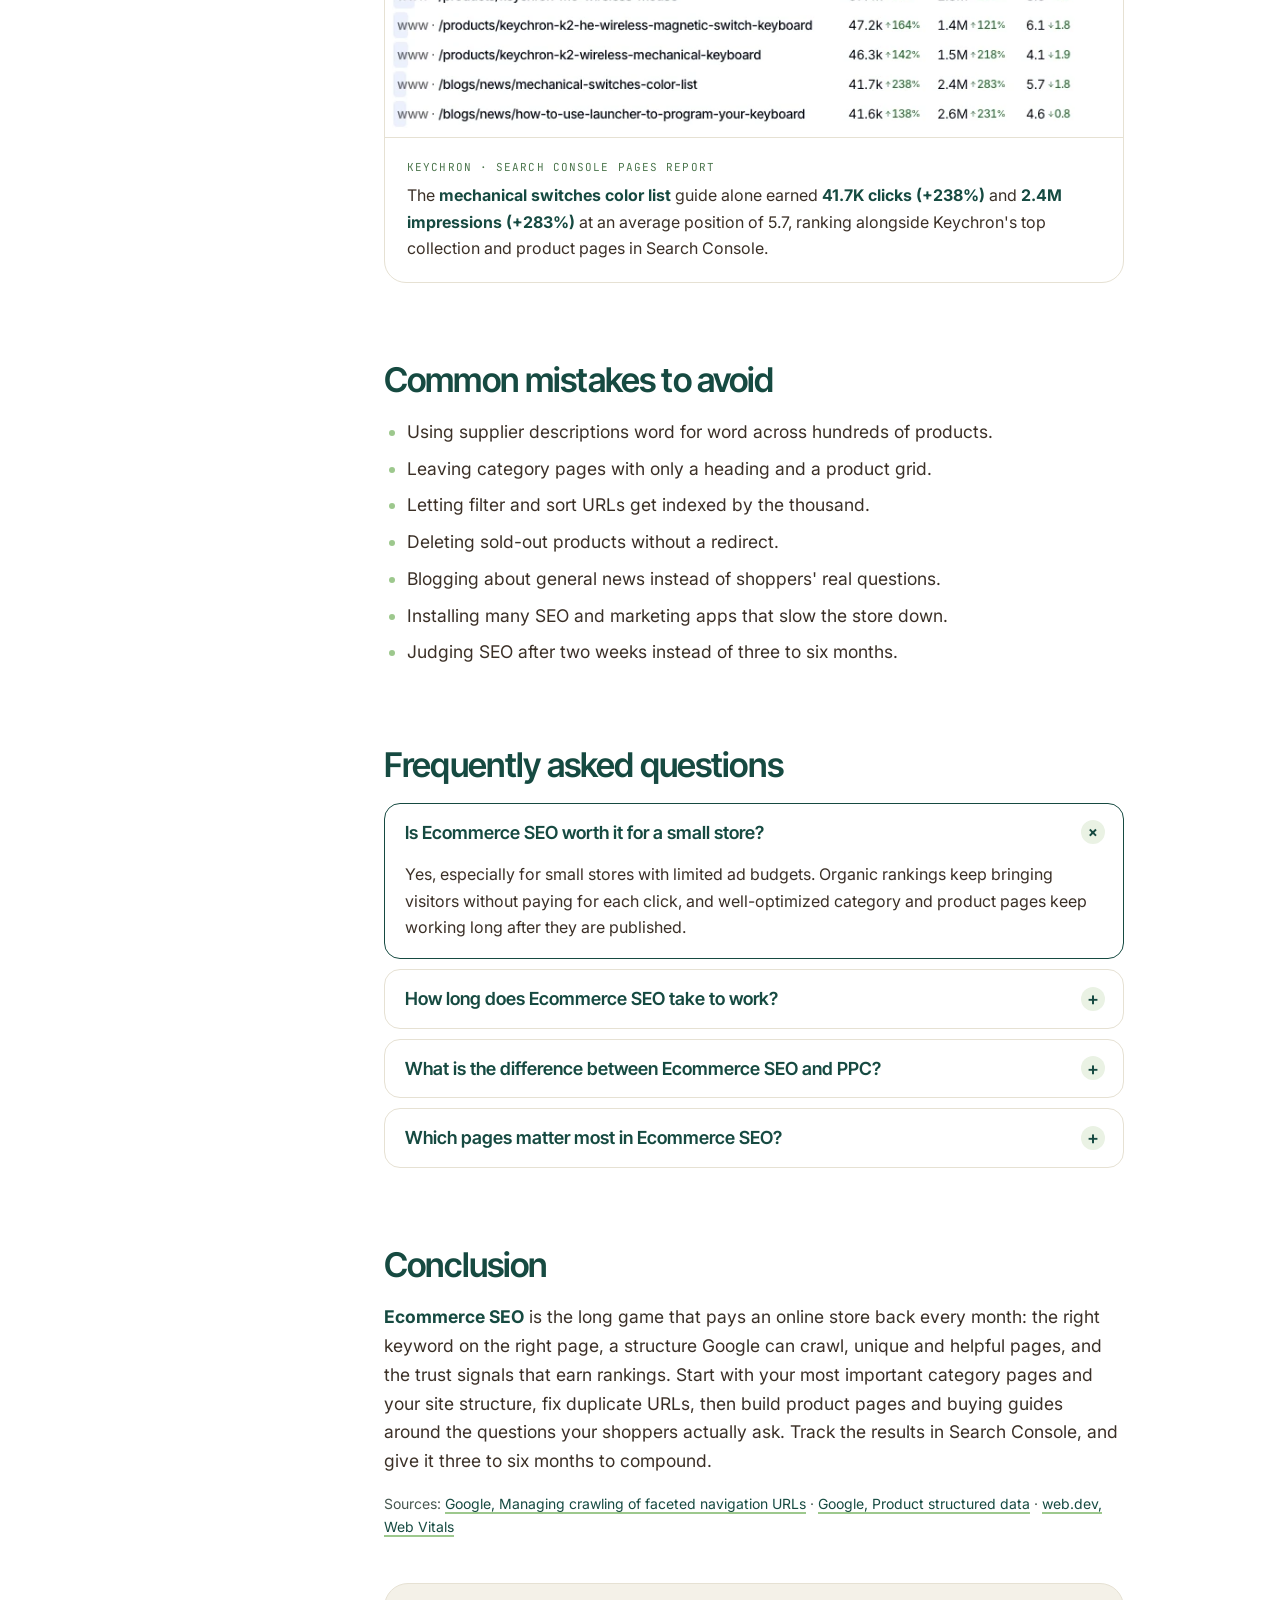
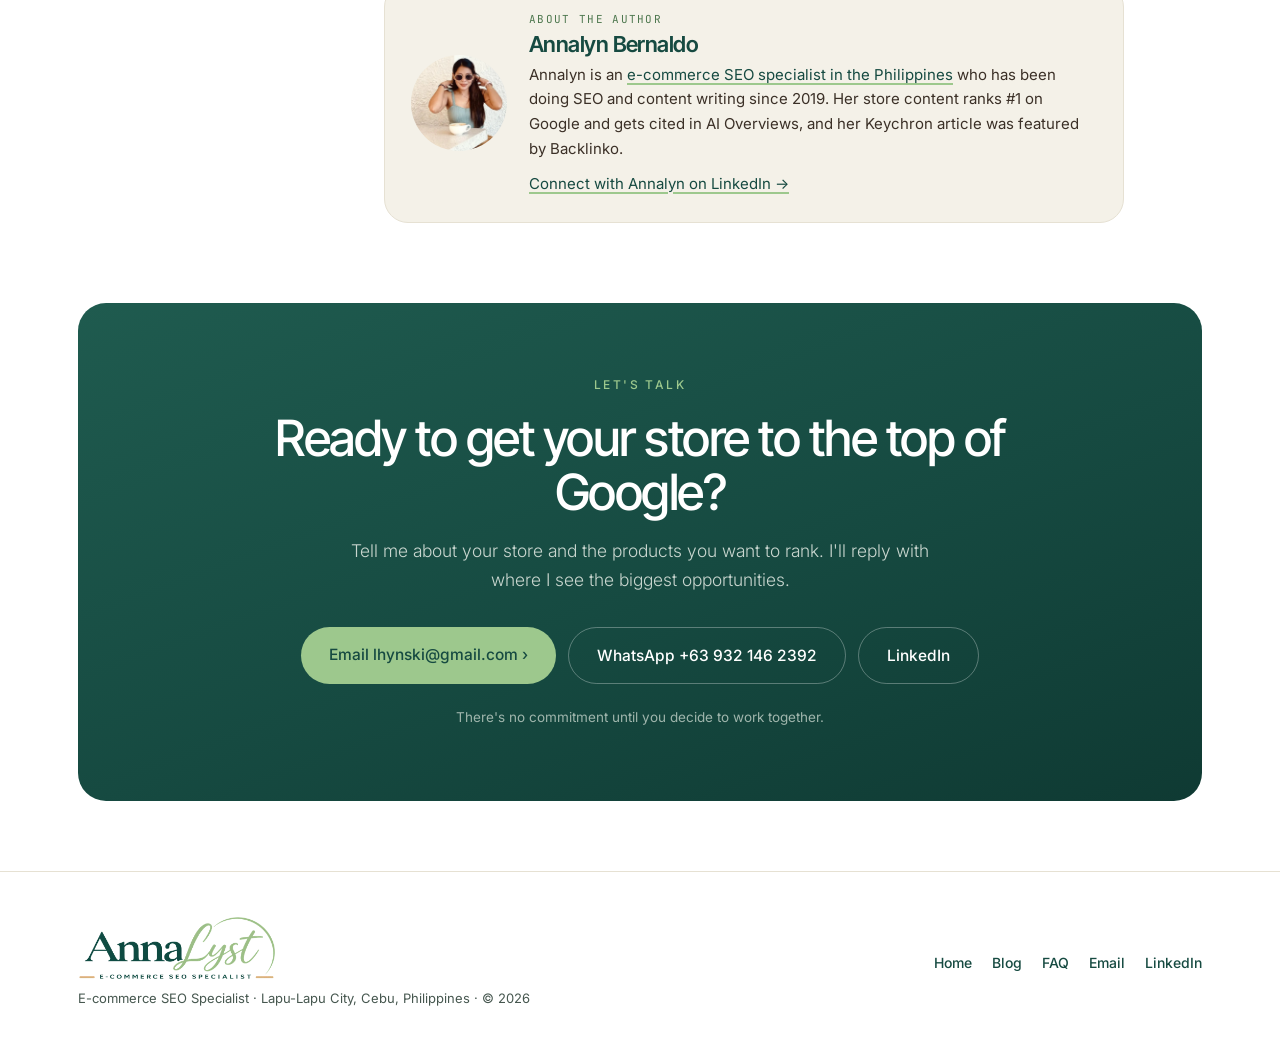
<file: blog/what-is-ecommerce-seo/index.html>
<!doctype html>
<html lang="en">
<head>
<!-- Google tag (GA4) -->
<script async src="https://www.googletagmanager.com/gtm.js?id=GTM-K32SVDD8"></script>
<script>
  window.dataLayer = window.dataLayer || [];
  function gtag(){dataLayer.push(arguments);}
  gtag('js', new Date());
</script>

<meta charset="utf-8">
<meta name="viewport" content="width=device-width,initial-scale=1">
<title>What Is Ecommerce SEO? Guide, Strategy &amp; Best Practices</title>
<meta name="description" content="What is Ecommerce SEO? Learn how it works, why it matters and 9 best practices to rank category and product pages, with real results from Keychron.">
<meta name="robots" content="index,follow,max-image-preview:large">
<link rel="canonical" href="https://seoannalyst.com/blog/what-is-ecommerce-seo/">
<meta name="author" content="Annalyn Bernaldo">
<meta property="og:type" content="article">
<meta property="og:site_name" content="Annalyn Bernaldo">
<meta property="og:locale" content="en_PH">
<meta property="og:url" content="https://seoannalyst.com/blog/what-is-ecommerce-seo/">
<meta property="og:title" content="What Is Ecommerce SEO? Guide, Strategy &amp; Best Practices">
<meta property="og:description" content="How Ecommerce SEO works, why it matters for online stores, and 9 best practices to rank category and product pages.">
<meta property="og:image" content="https://seoannalyst.com/images/blog/what-is-ecommerce-seo-og.jpg">
<meta property="og:image:width" content="1200">
<meta property="og:image:height" content="630">
<meta property="og:image:alt" content="What is Ecommerce SEO? How it works, why it matters and 9 best practices">
<meta property="article:published_time" content="2026-11-18">
<meta property="article:author" content="Annalyn Bernaldo">
<meta name="twitter:card" content="summary_large_image">
<meta name="twitter:title" content="What Is Ecommerce SEO? Guide, Strategy &amp; Best Practices">
<meta name="twitter:description" content="How Ecommerce SEO works, why it matters and 9 best practices for online stores.">
<meta name="twitter:image" content="https://seoannalyst.com/images/blog/what-is-ecommerce-seo-og.jpg">
<meta name="theme-color" content="#FFFFFF">
<link rel="icon" href="data:image/svg+xml,%3Csvg xmlns='http://www.w3.org/2000/svg' viewBox='0 0 32 32'%3E%3Crect width='32' height='32' rx='8' fill='%23164A41'/%3E%3Ctext x='16' y='21.5' font-family='Arial,sans-serif' font-size='14' font-weight='700' fill='%239DC88D' text-anchor='middle'%3EAL%3C/text%3E%3C/svg%3E">
<link rel="preload" as="image" href="../../images/blog/what-is-ecommerce-seo-featured.webp" fetchpriority="high">
<link rel="preconnect" href="https://fonts.googleapis.com">
<link rel="preconnect" href="https://fonts.gstatic.com" crossorigin>
<link href="https://fonts.googleapis.com/css2?family=Inter+Tight:wght@400;500;600&family=Inter:wght@300;400;500;600;700&family=JetBrains+Mono:wght@400;500&display=swap" rel="stylesheet">
<link rel="stylesheet" href="../blog.css">
<script type="application/ld+json">
{"@context":"https://schema.org","@graph":[
{"@type":"BlogPosting","@id":"https://seoannalyst.com/blog/what-is-ecommerce-seo/#article",
 "headline":"What Is Ecommerce SEO? Guide, Strategy & Best Practices",
 "description":"What is Ecommerce SEO? Learn how it works, why it matters and 9 best practices to rank category and product pages, with real results from Keychron.",
 "image":["https://seoannalyst.com/images/blog/what-is-ecommerce-seo-og.jpg","https://seoannalyst.com/images/blog/what-is-ecommerce-seo-featured.webp"],
 "datePublished":"2026-11-18","dateModified":"2026-11-18","inLanguage":"en",
 "mainEntityOfPage":"https://seoannalyst.com/blog/what-is-ecommerce-seo/",
 "keywords":"Ecommerce SEO, what is Ecommerce SEO, Ecommerce SEO best practices",
 "author":{"@type":"Person","@id":"https://seoannalyst.com/#annalyn","name":"Annalyn Bernaldo","url":"https://seoannalyst.com/","jobTitle":"E-commerce SEO Specialist","sameAs":["https://www.linkedin.com/in/annalynbernaldo/"]},
 "publisher":{"@type":"Person","@id":"https://seoannalyst.com/#annalyn","name":"Annalyn Bernaldo"},
 "about":["Ecommerce SEO","Search engine optimization","Online stores"]},
{"@type":"BreadcrumbList","itemListElement":[
 {"@type":"ListItem","position":1,"name":"Home","item":"https://seoannalyst.com/"},
 {"@type":"ListItem","position":2,"name":"Blog","item":"https://seoannalyst.com/blog/"},
 {"@type":"ListItem","position":3,"name":"What Is Ecommerce SEO?"}]},
{"@type":"FAQPage","mainEntity":[
 {"@type":"Question","name":"Is Ecommerce SEO worth it for a small store?","acceptedAnswer":{"@type":"Answer","text":"Yes, especially for small stores with limited ad budgets. Organic rankings keep bringing visitors without paying for each click, and well-optimized category and product pages keep working long after they are published."}},
 {"@type":"Question","name":"How long does Ecommerce SEO take to work?","acceptedAnswer":{"@type":"Answer","text":"Most stores see impressions grow within 4 to 8 weeks and stronger ranking and traffic gains within 3 to 6 months, depending on competition and how established the site is."}},
 {"@type":"Question","name":"What is the difference between Ecommerce SEO and PPC?","acceptedAnswer":{"@type":"Answer","text":"PPC (pay-per-click) ads buy visibility immediately, but traffic stops when you stop paying. Ecommerce SEO earns organic rankings that take longer to build but keep sending traffic without a cost per click. Most stores do best with both."}},
 {"@type":"Question","name":"Which pages matter most in Ecommerce SEO?","acceptedAnswer":{"@type":"Answer","text":"Category or collection pages usually matter most, because they target broad shopping searches with high intent. Product pages capture searches for specific models, and buying guides capture shoppers who are still researching."}}
]}
]}
</script>
</head>
<body>

<nav>
  <div class="nav-inner">
    <a href="../../" class="brand" aria-label="AnnaLyst home"><img src="../../images/brand/annalyst-logo-wordmark.webp" width="407" height="120" alt="AnnaLyst, Annalyn Bernaldo"></a>
    <div class="nav-links">
      <a href="../../#work" class="hide-sm">Work</a>
      <a href="../../#services" class="hide-sm">Services</a>
      <a href="../" aria-current="page">Blog</a>
      <a href="../../#contact" class="nav-cta">Let's talk</a>
    </div>
  </div>
</nav>

<main class="wrap">
  <nav class="crumbs" aria-label="Breadcrumb" style="position:static;background:none;border:0;backdrop-filter:none">
    <ol>
      <li><a href="../../">Home</a></li>
      <li><a href="../">Blog</a></li>
      <li aria-current="page">What is Ecommerce SEO?</li>
    </ol>
  </nav>

  <header class="a-head">
    <div class="kicker">Beginner's guide · E-commerce</div>
    <h1>What is Ecommerce SEO? How it works, why it matters and <em>9 best practices</em></h1>
    <p class="dek">A plain-English guide for store owners and marketers: what search engine optimization means for an online store, how it differs from regular SEO, and the steps that actually move rankings and sales.</p>
    <div class="byline">
      <img src="../../images/annalyn-bernaldo-seo-specialist-cebu.webp" width="52" height="52" alt="Annalyn Bernaldo">
      <div class="who"><b>Annalyn Bernaldo</b><span>E-commerce SEO Specialist, Philippines · <time datetime="2026-11-18">November 18, 2026</time> · 13 min read</span></div>
    </div>
  </header>

  <div class="hero-img">
    <img src="../../images/blog/what-is-ecommerce-seo-featured.webp" width="1600" height="840" alt="What is Ecommerce SEO? How it works, why it matters and 9 best practices, by Annalyn Bernaldo" fetchpriority="high">
  </div>

  <div class="a-grid">
    <aside class="toc" aria-label="Table of contents">
      <div class="t">In this guide</div>
      <ol>
        <li><a href="#what-is">What is Ecommerce SEO?</a></li>
        <li><a href="#different">How it differs from regular SEO</a></li>
        <li><a href="#why">Why it matters</a></li>
        <li><a href="#pillars">The 4 pillars</a></li>
        <li><a href="#best-practices">9 best practices</a></li>
        <li><a href="#metrics">Metrics to track</a></li>
        <li><a href="#tools">Tools</a></li>
        <li><a href="#results">Real results</a></li>
        <li><a href="#mistakes">Common mistakes</a></li>
        <li><a href="#faq">FAQ</a></li>
        <li><a href="#conclusion">Conclusion</a></li>
      </ol>
    </aside>

    <article class="prose">
      <div class="tldr">
        <div class="t">TL;DR</div>
        <ul>
          <li>Ecommerce SEO is optimizing an online store so its category, product and content pages rank on Google for shopping searches.</li>
          <li>It differs from regular SEO because stores have thousands of similar pages, filters that create duplicate URLs, and products that change often.</li>
          <li>It rests on four pillars: keywords and intent, structure and technical health, content and pages, and authority and trust.</li>
          <li>Start with category pages and site structure, then product pages, then buying guides that answer shoppers' questions.</li>
        </ul>
      </div>

      <p><strong>Ecommerce SEO</strong> is how online stores get found on Google without paying for every click. When a shopper searches "wireless mechanical keyboards" or "best baby carrier for newborns", the stores on the first page are capturing buyers at the exact moment they're ready to compare and purchase.</p>
      <p>In this guide, I'll explain what it means in plain language, how it differs from SEO for a regular website, and the nine practices I use on client stores, with real results from Keychron and a baby-care brand.</p>

      <h2 id="what-is">What is Ecommerce SEO?</h2>
      <p class="answer"><b>Answer:</b> Ecommerce SEO is the process of optimizing an online store's category pages, product pages, content and technical setup so they rank higher in search engines for shopping-related searches, bringing in qualified visitors without paying for ads.</p>
      <p>It covers every type of page a store has:</p>
      <div class="table-wrap">
        <table>
          <thead><tr><th>Page type</th><th>What it ranks for</th><th>Example search</th></tr></thead>
          <tbody>
            <tr><td>Homepage</td><td>Your brand name and main category</td><td>keychron</td></tr>
            <tr><td>Category / collection</td><td>Broad shopping searches</td><td>wireless mechanical keyboards</td></tr>
            <tr><td>Product page</td><td>Specific models and variants</td><td>keychron k2 pro</td></tr>
            <tr><td>Buying guide / blog</td><td>Questions and comparisons</td><td>red vs brown switches</td></tr>
            <tr><td>Tool page</td><td>Calculators and finders</td><td>baby percentile calculator</td></tr>
          </tbody>
        </table>
      </div>

      <h2 id="different">How it differs from regular SEO</h2>
      <p>The fundamentals are the same, but online stores face problems that blogs and service websites rarely do:</p>
      <div class="table-wrap">
        <table>
          <thead><tr><th>Challenge</th><th>Typical website</th><th>Online store</th></tr></thead>
          <tbody>
            <tr><td>Number of pages</td><td>Dozens</td><td>Hundreds to thousands of products and categories</td></tr>
            <tr><td>Duplicate content</td><td>Rare</td><td>Similar products, variants and copied supplier descriptions</td></tr>
            <tr><td>Filters</td><td>None</td><td>Size, color and price filters create many near-identical URLs</td></tr>
            <tr><td>Changing inventory</td><td>Content stays put</td><td>Products sell out, change price or get discontinued</td></tr>
            <tr><td>Search intent</td><td>Mostly informational</td><td>Mostly commercial and transactional</td></tr>
            <tr><td>Structured data</td><td>Article, Organization</td><td>Product, price, availability, reviews</td></tr>
          </tbody>
        </table>
      </div>

      <h2 id="why">Why it matters for online stores</h2>
      <ul>
        <li><strong>It compounds.</strong> Paid ads stop the moment your budget runs out. A category page that ranks well keeps sending shoppers month after month.</li>
        <li><strong>It lowers acquisition costs.</strong> Every organic visit is one you didn't pay a click for, which matters most for small stores with tight margins.</li>
        <li><strong>It reaches shoppers earlier.</strong> Buying guides and comparisons put your brand in front of people while they're still deciding, not just when they're ready to buy.</li>
        <li><strong>It shows you what customers want.</strong> Search Console reveals the exact words shoppers use, which helps with product naming, merchandising and new collections.</li>
        <li><strong>It feeds AI search.</strong> Google's AI Overviews pull from pages that already rank and answer questions clearly, so strong SEO also earns those citations.</li>
      </ul>

      <h2 id="pillars">How it works: the 4 pillars</h2>
      <figure>
        <a href="../../images/blog/ecommerce-seo-4-pillars-infographic.webp" target="_blank" rel="noopener" title="Open full-size image"><img src="../../images/blog/ecommerce-seo-4-pillars-infographic.webp" width="1600" height="831" alt="Infographic of the 4 pillars of Ecommerce SEO: keywords and intent, structure and technical, content and pages, authority and trust" loading="lazy" decoding="async"></a>
        <figcaption>All four pillars work together. A weakness in one limits the others.</figcaption>
      </figure>
      <ol>
        <li><strong>Keywords and intent:</strong> knowing what shoppers search for at each stage, from "how to choose" to the exact model name.</li>
        <li><strong>Structure and technical health:</strong> a logical category tree, clean URLs, fast pages and no crawl traps, so Google can find and understand every product.</li>
        <li><strong>Content and pages:</strong> helpful category copy, unique product descriptions and buying guides that answer real questions.</li>
        <li><strong>Authority and trust:</strong> reviews, earned links and clear store policies that show Google and shoppers you're legitimate.</li>
      </ol>

      <h2 id="best-practices">Ecommerce SEO best practices: 9 steps that work</h2>

      <h3>1. Research keywords by search intent</h3>
      <p>Group keywords by what the shopper wants to do, then give each group the right type of page. Product-grid results on Google mean a collection page; article results mean a guide.</p>
      <figure>
        <a href="../../images/blog/ecommerce-seo-search-intent-page-types.webp" target="_blank" rel="noopener" title="Open full-size image"><img src="../../images/blog/ecommerce-seo-search-intent-page-types.webp" width="1600" height="1067" alt="Diagram matching search intent to page type: learning searches to blog guides, comparing to buying guides, browsing to collection pages, buying to product pages" loading="lazy" decoding="async"></a>
        <figcaption>Each stage of the buying journey needs a different type of page.</figcaption>
      </figure>

      <h3>2. Build a simple, shallow site structure</h3>
      <p>Organize the store as Homepage → Categories → Subcategories → Products, so every product is reachable within about three clicks. Use clear, keyword-based URLs like <code>/collections/wireless-keyboards</code> and turn on breadcrumbs.</p>
      <figure>
        <a href="../../images/blog/ecommerce-site-architecture-3-clicks.webp" target="_blank" rel="noopener" title="Open full-size image"><img src="../../images/blog/ecommerce-site-architecture-3-clicks.webp" width="1600" height="881" alt="Ecommerce site architecture diagram: homepage to categories to subcategories to products, all within three clicks" loading="lazy" decoding="async"></a>
        <figcaption>A shallow structure helps shoppers and Google reach every product quickly.</figcaption>
      </figure>

      <h3>3. Optimize category and collection pages first</h3>
      <p>Category pages target the broad, high-volume searches with the most buying intent. Give each one a keyword-led title and H1, a one-to-two sentence intro above the products, and a buying guide with an FAQ below them. My <a href="../collection-page-seo/">collection page SEO guide</a> walks through it with a template.</p>

      <h3>4. Write unique product pages</h3>
      <ul>
        <li>Replace supplier descriptions with your own: who it's for, how it compares, what's in the box.</li>
        <li>Use clear titles: brand + product type + key feature.</li>
        <li>Add descriptive alt text to every image and show real reviews on the page.</li>
        <li>When a product is discontinued, redirect it to the closest alternative or its category instead of leaving a dead page.</li>
      </ul>

      <h3>5. Control duplicate and filtered URLs</h3>
      <p>Filters for size, color and price can create thousands of URLs that show almost the same products. Google's guidance on faceted navigation recommends preventing these from being crawled if you don't need them in search (<a href="https://developers.google.com/crawling/docs/faceted-navigation" target="_blank" rel="noopener">Google Search Central</a>). Use canonical tags on product variants and keep only valuable filter pages, like "black running shoes", indexable as proper collections.</p>

      <h3>6. Add product structured data</h3>
      <p>Structured data tells Google a product's name, price, availability and rating, which can unlock richer search results with stars and prices (<a href="https://developers.google.com/search/docs/appearance/structured-data/product" target="_blank" rel="noopener">Google product structured data</a>). Most Shopify themes include basic Product markup. Test a product URL in Google's Rich Results Test and add BreadcrumbList markup if it's missing.</p>

      <h3>7. Make the store fast and mobile-friendly</h3>
      <p>Aim for Google's "good" Core Web Vitals thresholds: Largest Contentful Paint within 2.5 seconds, Interaction to Next Paint under 200 milliseconds, and Cumulative Layout Shift under 0.1 (<a href="https://web.dev/articles/vitals" target="_blank" rel="noopener">web.dev</a>). In practice: compress images, remove apps you don't use, and test key pages in PageSpeed Insights on mobile.</p>

      <h3>8. Publish buying guides that answer questions</h3>
      <p>Comparisons, "best for" articles and how-to-choose guides capture shoppers before they decide, and they're the pages most often cited in Google's AI Overviews. Answer each question in the first sentence or two, then link to the matching collection. See <a href="../ai-overview-seo-ecommerce/">AI Overview SEO for e-commerce</a> for the full approach.</p>

      <h3>9. Earn authority and trust</h3>
      <ul>
        <li>Collect and display genuine product reviews.</li>
        <li>Create content worth linking to: original data, tools, calculators and genuinely useful guides.</li>
        <li>Pitch your best content to industry publications and roundups.</li>
        <li>Keep About, Contact, Shipping and Returns pages clear and easy to find.</li>
      </ul>
      <p>For example, a Keychron guide I wrote was featured by <a href="https://backlinko.com/ecommerce-blog-examples" target="_blank" rel="noopener">Backlinko</a> as an example of a great Ecommerce blog, a link no ad budget could buy.</p>
      <p class="tip"><b>Want the step-by-step version?</b> My <a href="../ecommerce-seo-checklist-shopify/">e-commerce SEO checklist for Shopify stores</a> turns these practices into a checklist you can work through page by page.</p>

      <h2 id="metrics">Metrics to track</h2>
      <div class="table-wrap">
        <table>
          <thead><tr><th>Metric</th><th>Where to find it</th><th>What it tells you</th></tr></thead>
          <tbody>
            <tr><td>Indexed pages</td><td>Search Console → Pages</td><td>Whether Google can see your products and categories</td></tr>
            <tr><td>Impressions &amp; clicks</td><td>Search Console → Performance</td><td>How often you appear and how often people click</td></tr>
            <tr><td>Average position</td><td>Search Console → Performance</td><td>Which pages are close to page one</td></tr>
            <tr><td>Click-through rate</td><td>Search Console → Performance</td><td>Whether titles and descriptions earn the click</td></tr>
            <tr><td>Organic revenue</td><td>GA4 or Shopify Analytics</td><td>Whether SEO traffic actually buys</td></tr>
          </tbody>
        </table>
      </div>

      <h2 id="tools">Tools you'll need</h2>
      <ul>
        <li><strong>Google Search Console</strong> (free): indexing, queries, clicks and positions.</li>
        <li><strong>Google Analytics 4</strong> (free): what organic visitors do and buy.</li>
        <li><strong>PageSpeed Insights</strong> (free): Core Web Vitals for any page.</li>
        <li><strong>Google Merchant Center</strong> (free): product feeds for Shopping results.</li>
        <li><strong>Ahrefs or Semrush</strong> (paid): keyword research, competitor gaps and backlinks.</li>
        <li><strong>Screaming Frog</strong> (free up to 500 URLs): crawls your store to find broken links, duplicates and missing tags.</li>
      </ul>

      <h2 id="results">Real results from client stores</h2>
      <div class="case">
        <img src="../../images/google-ai-overview-citation-keychron.webp" width="1291" height="943" alt="Google results for mechanical keyboard color switches with the Keychron article as the top organic result and cited in the AI Overview and People Also Ask" loading="lazy" decoding="async">
        <div class="cb">
          <div class="ck">Keychron · mechanical keyboards</div>
          <p>A content cluster around switch questions made the Keychron guide the <strong>top organic result</strong> for "mechanical keyboard color switches", cited in the <strong>AI Overview</strong> and People Also Ask, with impressions up to <strong>+2,264%</strong> across the group.</p>
        </div>
      </div>
      <div class="case" style="margin-top:1.4em">
        <img src="../../images/keychron-search-console-pages-growth.webp" width="798" height="370" alt="Keychron Google Search Console pages report showing growth in clicks and impressions, including 2.4M impressions on the mechanical switches color list guide" loading="lazy" decoding="async">
        <div class="cb">
          <div class="ck">Keychron · Search Console pages report</div>
          <p>The <strong>mechanical switches color list</strong> guide alone earned <strong>41.7K clicks (+238%)</strong> and <strong>2.4M impressions (+283%)</strong> at an average position of 5.7, ranking alongside Keychron's top collection and product pages in Search Console.</p>
        </div>
      </div>

      <h2 id="mistakes">Common mistakes to avoid</h2>
      <ul>
        <li>Using supplier descriptions word for word across hundreds of products.</li>
        <li>Leaving category pages with only a heading and a product grid.</li>
        <li>Letting filter and sort URLs get indexed by the thousand.</li>
        <li>Deleting sold-out products without a redirect.</li>
        <li>Blogging about general news instead of shoppers' real questions.</li>
        <li>Installing many SEO and marketing apps that slow the store down.</li>
        <li>Judging SEO after two weeks instead of three to six months.</li>
      </ul>

      <h2 id="faq">Frequently asked questions</h2>
      <div class="faq">
        <details open><summary>Is Ecommerce SEO worth it for a small store?</summary><p>Yes, especially for small stores with limited ad budgets. Organic rankings keep bringing visitors without paying for each click, and well-optimized category and product pages keep working long after they are published.</p></details>
        <details><summary>How long does Ecommerce SEO take to work?</summary><p>Most stores see impressions grow within 4 to 8 weeks and stronger ranking and traffic gains within 3 to 6 months, depending on competition and how established the site is.</p></details>
        <details><summary>What is the difference between Ecommerce SEO and PPC?</summary><p>PPC (pay-per-click) ads buy visibility immediately, but traffic stops when you stop paying. Ecommerce SEO earns organic rankings that take longer to build but keep sending traffic without a cost per click. Most stores do best with both.</p></details>
        <details><summary>Which pages matter most in Ecommerce SEO?</summary><p>Category or collection pages usually matter most, because they target broad shopping searches with high intent. Product pages capture searches for specific models, and buying guides capture shoppers who are still researching.</p></details>
      </div>

      <h2 id="conclusion">Conclusion</h2>
      <p><strong>Ecommerce SEO</strong> is the long game that pays an online store back every month: the right keyword on the right page, a structure Google can crawl, unique and helpful pages, and the trust signals that earn rankings. Start with your most important category pages and your site structure, fix duplicate URLs, then build product pages and buying guides around the questions your shoppers actually ask. Track the results in Search Console, and give it three to six months to compound.</p>

      <p style="font-size:14px;color:var(--ink-soft)">Sources: <a href="https://developers.google.com/crawling/docs/faceted-navigation" target="_blank" rel="noopener">Google, Managing crawling of faceted navigation URLs</a> · <a href="https://developers.google.com/search/docs/appearance/structured-data/product" target="_blank" rel="noopener">Google, Product structured data</a> · <a href="https://web.dev/articles/vitals" target="_blank" rel="noopener">web.dev, Web Vitals</a></p>

      <div class="author">
        <img src="../../images/annalyn-bernaldo-seo-specialist-cebu.webp" width="96" height="96" alt="Annalyn Bernaldo, e-commerce SEO specialist" loading="lazy">
        <div>
          <div class="k">About the author</div>
          <h3>Annalyn Bernaldo</h3>
          <p>Annalyn is an <a href="../../">e-commerce SEO specialist in the Philippines</a> who has been doing SEO and content writing since 2019. Her store content ranks #1 on Google and gets cited in AI Overviews, and her Keychron article was featured by Backlinko.</p>
          <p style="margin-top:10px!important"><a href="https://www.linkedin.com/in/annalynbernaldo/" target="_blank" rel="noopener me">Connect with Annalyn on LinkedIn →</a></p>
        </div>
      </div>
    </article>
  </div>

  <section class="cta" aria-labelledby="cta-h">
    <span class="cta-eyebrow">Let's talk</span>
    <h2 id="cta-h">Ready to get your store to the top of Google?</h2>
    <p>Tell me about your store and the products you want to rank. I'll reply with where I see the biggest opportunities.</p>
    <div class="row">
      <a class="btn cta-main" href="mailto:lhynski@gmail.com">Email lhynski@gmail.com <span aria-hidden="true">›</span></a>
      <a class="btn cta-line" href="https://wa.me/639321462392" target="_blank" rel="noopener">WhatsApp +63 932 146 2392</a>
      <a class="btn cta-line" href="https://www.linkedin.com/in/annalynbernaldo/" target="_blank" rel="noopener me">LinkedIn</a>
    </div>
    <small>There's no commitment until you decide to work together.</small>
  </section>
</main>

<footer>
  <div class="wrap foot">
    <div>
      <a href="../../" class="brand brand-foot" aria-label="AnnaLyst home"><img src="../../images/brand/annalyst-logo-ecommerce-seo-specialist.webp" width="741" height="240" alt="AnnaLyst, Annalyn Bernaldo, E-commerce SEO Specialist" loading="lazy"></a>
      <div class="foot-meta">E-commerce SEO Specialist · Lapu-Lapu City, Cebu, Philippines · © 2026</div>
    </div>
    <div class="foot-links">
      <a href="../../">Home</a>
      <a href="../">Blog</a>
      <a href="../../#faq">FAQ</a>
      <a href="mailto:lhynski@gmail.com">Email</a>
      <a href="https://www.linkedin.com/in/annalynbernaldo/" target="_blank" rel="noopener me">LinkedIn</a>
    </div>
  </div>
</footer>

<script>
(function(){
  var links=[].slice.call(document.querySelectorAll('.toc a'));
  if(!('IntersectionObserver' in window)||!links.length)return;
  var map={};links.forEach(function(a){map[a.getAttribute('href').slice(1)]=a});
  var io=new IntersectionObserver(function(es){es.forEach(function(e){if(e.isIntersecting){links.forEach(function(a){a.classList.remove('on')});var a=map[e.target.id];if(a)a.classList.add('on')}})},{rootMargin:'-20% 0px -70% 0px'});
  Object.keys(map).forEach(function(id){var el=document.getElementById(id);if(el)io.observe(el)});
})();
</script>
<script>
// GA4 events: contact clicks, outbound proof links, SEO tool use
document.addEventListener('click',function(e){
  var a=e.target.closest('a,button');if(!a||typeof gtag!=='function')return;
  var h=a.getAttribute('href')||'';
  if(h.indexOf('mailto:')===0)gtag('event','contact_click',{method:'email',link_text:(a.textContent||'').trim().slice(0,60)});
  else if(h.indexOf('wa.me')>-1)gtag('event','contact_click',{method:'whatsapp',link_text:(a.textContent||'').trim().slice(0,60)});
  else if(h.indexOf('linkedin.com')>-1)gtag('event','contact_click',{method:'linkedin'});
  else if(/^https?:/.test(h)&&h.indexOf('seoannalyst.com')===-1)gtag('event','outbound_click',{link_url:h});
  if(a.matches('#scForm button[type=submit]'))gtag('event','seo_tool_generate');
});
</script>
</body>
</html>
</file>
<file: blog/blog.css>
/* Shared styles for the blog — matches the portfolio homepage */
:root{
  --sand:#F4F1E8; --sand-deep:#E4DCC8; --cream:#FFFFFF;
  --ink:#164A41; --ink-soft:#46574F;
  --rust:#4D774E; --rust-deep:#164A41;
  --gold:#9DC88D; --gold-deep:#8F7546;
  --line:#E6E1D3; --teal:#4D774E;
  --forest:#164A41; --forest-2:#0F3A33; --lime:#9DC88D; --lime-2:#A9CF9A; --lime-soft:#EAF2E4; --card:#F4F1E8;
  --shadow:rgba(15,58,51,.12);
  --ease:cubic-bezier(.2,.7,.2,1);
  color-scheme:light;
}
*{margin:0;padding:0;box-sizing:border-box}
html{scroll-behavior:smooth;scroll-padding-top:90px}
body{font-family:'Inter',sans-serif;background:var(--cream);color:var(--ink);line-height:1.65;-webkit-font-smoothing:antialiased;overflow-x:clip}
a{color:inherit}
img{display:block;max-width:100%;height:auto}
h1,h2,h3{font-family:'Inter Tight','Inter',sans-serif;font-weight:500;line-height:1.1;letter-spacing:-.025em;color:var(--ink)}
.wrap{max-width:1180px;margin:0 auto;padding:0 28px}
:focus-visible{outline:3px solid var(--rust);outline-offset:3px;border-radius:4px}

/* nav */
nav{position:sticky;top:0;z-index:50;background:rgba(251,247,240,.88);backdrop-filter:blur(12px);border-bottom:1px solid var(--line)}
.nav-inner{max-width:1180px;margin:0 auto;padding:14px 28px;display:flex;align-items:center;justify-content:space-between;gap:16px}
.brand{font-family:'Inter Tight','Inter',sans-serif;font-weight:600;font-size:19px;letter-spacing:-.02em;display:flex;align-items:center;gap:9px;text-decoration:none}
.brand .dot{width:9px;height:9px;border-radius:50%;background:var(--rust);box-shadow:0 0 0 4px rgba(181,87,28,.16)}
.nav-links{display:flex;gap:26px;align-items:center}
.nav-links a{font-size:14px;font-weight:500;color:var(--ink-soft);text-decoration:none;transition:color .2s}
.nav-links a:hover,.nav-links a[aria-current]{color:var(--rust)}
.nav-cta{background:var(--ink);color:var(--cream)!important;padding:9px 18px;border-radius:100px;font-weight:600}
.nav-cta:hover{background:var(--rust)}
@media(max-width:760px){.nav-links a.hide-sm{display:none}.wrap,.nav-inner{padding-left:16px;padding-right:16px}}

/* buttons + tags */
.btn{display:inline-block;padding:13px 24px;border-radius:100px;font-weight:600;font-size:15px;text-decoration:none;transition:transform .2s,box-shadow .2s,background .2s}
.btn-primary{background:var(--rust);color:#fff;box-shadow:0 10px 26px -12px rgba(181,87,28,.7)}
.btn-primary:hover{transform:translateY(-2px)}
.btn-ghost{border:1.5px solid var(--line);color:var(--ink)}
.btn-ghost:hover{border-color:var(--ink);transform:translateY(-2px)}
.kicker{font-family:'JetBrains Mono',monospace;font-size:12px;letter-spacing:.14em;text-transform:uppercase;color:var(--rust);font-weight:500;display:flex;align-items:center;gap:11px}
.kicker::before{content:"";width:30px;height:1.5px;background:var(--rust)}

/* ===== BLOG LIST ===== */
.blog-hero{padding:72px 0 40px}
.blog-hero h1{font-size:clamp(38px,5.6vw,64px);font-weight:600;margin:18px 0 16px;max-width:820px}
.blog-hero h1 em{font-style:italic;color:var(--rust);font-weight:500}
.blog-hero p{font-size:18px;color:var(--ink-soft);max-width:640px}
.posts{display:grid;grid-template-columns:repeat(2,1fr);gap:26px;padding-bottom:30px}
.post{background:#fff;border:1px solid var(--line);border-radius:24px;overflow:hidden;text-decoration:none;display:flex;flex-direction:column;transition:transform .35s var(--ease),box-shadow .35s,border-color .35s}
.post:hover{transform:translateY(-4px);box-shadow:0 28px 56px -36px var(--shadow);border-color:var(--rust)}
.post img{aspect-ratio:40/21;object-fit:cover;width:100%;border-bottom:1px solid var(--line)}
.post-body{padding:24px 26px 26px;display:flex;flex-direction:column;gap:10px}
.post-meta{font-family:'JetBrains Mono',monospace;font-size:11.5px;letter-spacing:.08em;text-transform:uppercase;color:var(--ink-soft)}
.post-meta b{color:var(--rust);font-weight:500}
.post h2{font-size:25px;font-weight:600}
.post p{font-size:15px;color:var(--ink-soft)}
.post .more{font-weight:600;font-size:14.5px;color:var(--rust);margin-top:4px}
.post.soon{background:var(--sand);border-style:dashed;justify-content:center;padding:34px 30px;gap:12px}
.post.soon:hover{transform:none;box-shadow:none;border-color:var(--line)}
.post.soon h2{font-size:22px}
.post.soon ul{list-style:none;display:flex;flex-direction:column;gap:8px;font-size:15px;color:var(--ink-soft)}
.post.soon li::before{content:"→ ";color:var(--rust);font-weight:700}
@media(max-width:820px){.posts{grid-template-columns:1fr}}

/* ===== ARTICLE ===== */
.crumbs{font-size:13.5px;color:var(--ink-soft);padding-top:34px}
.crumbs ol{list-style:none;display:flex;flex-wrap:wrap;gap:6px}
.crumbs li:not(:last-child)::after{content:"›";margin-left:6px;color:var(--line)}
.crumbs a{text-decoration:none}.crumbs a:hover{color:var(--rust)}
.a-head{max-width:860px;padding:26px 0 30px}
.a-head h1{font-size:clamp(34px,5vw,56px);font-weight:600;margin:16px 0 18px}
.a-head h1 em{font-style:italic;color:var(--rust);font-weight:500}
.a-head .dek{font-size:19px;color:var(--ink-soft);max-width:760px}
.byline{display:flex;align-items:center;gap:14px;margin-top:26px;flex-wrap:wrap}
.byline img{width:52px;height:52px;border-radius:50%;object-fit:cover;object-position:center 20%;border:2px solid #fff;box-shadow:0 0 0 1px var(--line)}
.byline .who{font-size:14.5px;line-height:1.4}
.byline .who b{display:block;font-size:15.5px}
.byline .who span{color:var(--ink-soft)}
.hero-img{border-radius:24px;overflow:hidden;border:1px solid var(--line);box-shadow:0 30px 70px -44px var(--shadow)}
.hero-img img{width:100%}

.a-grid{display:grid;grid-template-columns:250px minmax(0,1fr);gap:56px;padding:50px 0 20px;align-items:start}
.toc{position:sticky;top:92px;font-size:14px;border-left:2px solid var(--line);padding-left:18px}
.toc .t{font-family:'JetBrains Mono',monospace;font-size:11px;letter-spacing:.12em;text-transform:uppercase;color:var(--rust);margin-bottom:12px}
.toc ol{list-style:none;display:flex;flex-direction:column;gap:9px;counter-reset:toc}
.toc a{text-decoration:none;color:var(--ink-soft);line-height:1.35;display:block}
.toc a:hover,.toc a.on{color:var(--rust)}
@media(max-width:980px){.a-grid{grid-template-columns:minmax(0,1fr);gap:30px}.toc{position:static;background:var(--sand);border:1px solid var(--line);border-radius:18px;padding:20px 22px}}

.prose{max-width:740px;font-size:17.5px}
.prose>*+*{margin-top:1.1em}
.prose h2{font-size:clamp(27px,3.2vw,34px);font-weight:600;margin-top:2.2em;padding-top:4px}
.prose h3{font-size:22px;font-weight:600;margin-top:1.8em}
.prose p,.prose li{color:#3b3027}
.prose a{color:var(--rust-deep);text-decoration:underline;text-decoration-thickness:1.5px;text-underline-offset:3px}
.prose a:hover{color:var(--rust)}
.prose ul,.prose ol{padding-left:1.3em}
.prose li+li{margin-top:.45em}
.prose li::marker{color:var(--rust)}
.prose strong{color:var(--ink)}
.prose code{font-family:'JetBrains Mono',monospace;font-size:.86em;background:var(--sand);border:1px solid var(--line);border-radius:6px;padding:1px 6px;word-break:break-word}
.prose figure{margin:2em 0}
.prose figure img{border-radius:18px;border:1px solid var(--line);width:100%}
.prose figcaption{font-size:14px;color:var(--ink-soft);margin-top:10px;text-align:center}

.tldr{background:var(--ink);color:var(--cream);border-radius:22px;padding:26px 28px}
.tldr .t{font-family:'JetBrains Mono',monospace;font-size:11.5px;letter-spacing:.12em;text-transform:uppercase;color:var(--gold);margin-bottom:12px}
.tldr ul{padding-left:1.2em}
.tldr li{color:#e6dccd!important;font-size:16px}
.tldr li::marker{color:var(--gold)}
.answer{border-left:4px solid var(--teal);background:rgba(31,138,134,.07);border-radius:0 14px 14px 0;padding:16px 20px;font-size:17px}
.answer b{color:var(--teal)}
.tip{background:var(--sand);border:1px solid var(--line);border-radius:16px;padding:18px 20px;font-size:16px}
.tip b{color:var(--rust-deep)}
.case{display:grid;grid-template-columns:1fr;background:#fff;border:1px solid var(--line);border-radius:22px;overflow:hidden}
.case img{border:0!important;border-radius:0!important;border-bottom:1px solid var(--line)!important}
.case .cb{padding:20px 22px}
.case .ck{font-family:'JetBrains Mono',monospace;font-size:11px;letter-spacing:.1em;text-transform:uppercase;color:var(--teal);margin-bottom:6px}
.case p{font-size:16px}
.table-wrap{overflow-x:auto;border:1px solid var(--line);border-radius:16px;background:#fff}
table{width:100%;border-collapse:collapse;font-size:15px;min-width:560px}
th,td{text-align:left;padding:12px 16px;border-bottom:1px solid var(--line);vertical-align:top}
th{background:var(--sand);font-weight:600;font-size:13.5px;color:var(--ink)}
tr:last-child td{border-bottom:0}
td:first-child{font-weight:600;white-space:nowrap}

.faq{display:flex;flex-direction:column;gap:10px}
.faq details{border:1px solid var(--line);border-radius:16px;background:#fff}
.faq details[open]{border-color:var(--rust)}
.faq summary{list-style:none;cursor:pointer;padding:17px 52px 17px 20px;font-family:'Inter Tight','Inter',sans-serif;font-size:18px;font-weight:600;position:relative;line-height:1.3}
.faq summary::-webkit-details-marker{display:none}
.faq summary::after{content:"+";position:absolute;right:18px;top:50%;transform:translateY(-50%);width:24px;height:24px;border-radius:50%;background:var(--sand);color:var(--rust);display:flex;align-items:center;justify-content:center;font-family:'Inter',sans-serif;font-weight:600;transition:transform .3s}
.faq details[open] summary::after{transform:translateY(-50%) rotate(45deg)}
.faq details p{padding:0 20px 18px;font-size:16px;margin:0}

.author{display:grid;grid-template-columns:96px 1fr;gap:22px;align-items:center;background:var(--sand);border:1px solid var(--line);border-radius:24px;padding:26px;margin-top:2.6em}
.author img{width:96px;height:96px;border-radius:50%;object-fit:cover;object-position:center 20%}
.author .k{font-family:'JetBrains Mono',monospace;font-size:11px;letter-spacing:.12em;text-transform:uppercase;color:var(--rust)}
.author h3{font-size:22px;margin:4px 0 6px!important}
.author p{font-size:15px!important;margin:0!important}
@media(max-width:560px){.author{grid-template-columns:1fr}}

.cta{background:var(--ink);border-radius:30px;padding:56px 44px;text-align:center;color:var(--cream);margin:60px 0 10px;position:relative;overflow:hidden}
.cta::before{content:"";position:absolute;inset:0;background:radial-gradient(circle at 20% 20%,rgba(232,169,59,.18),transparent 40%),radial-gradient(circle at 80% 80%,rgba(181,87,28,.22),transparent 40%)}
.cta>*{position:relative}
.cta h2{font-size:clamp(28px,4vw,42px);font-weight:600;margin-bottom:14px}
.cta h2 em{font-style:italic;color:var(--gold)}
.cta p{color:#d3c6b2;max-width:540px;margin:0 auto 26px;font-size:17px}
.cta .row{display:flex;gap:12px;justify-content:center;flex-wrap:wrap}
.cta .btn-primary{background:var(--gold);color:var(--ink)}
.cta .btn-ghost{border-color:rgba(255,255,255,.3);color:#fff}
@media(max-width:560px){.cta{padding:42px 22px}}

footer{padding:44px 0 38px;border-top:1px solid var(--line);margin-top:70px}
.foot{display:flex;justify-content:space-between;align-items:center;flex-wrap:wrap;gap:18px}
.foot-meta{font-size:13px;color:var(--ink-soft);margin-top:8px}
.foot-links{display:flex;gap:20px;font-size:14px;font-weight:500}
.foot-links a{text-decoration:none}.foot-links a:hover{color:var(--rust)}
@media(prefers-reduced-motion:reduce){*{transition:none!important;scroll-behavior:auto!important}}

/* prompt boxes + step screenshots */
.prompt{background:#1E1813;color:#F3ECE0;border-radius:18px;padding:0;overflow:hidden;font-size:15px}
.prompt .pt{display:flex;justify-content:space-between;align-items:center;gap:10px;padding:10px 16px;background:#2C241D;font-family:'JetBrains Mono',monospace;font-size:11.5px;letter-spacing:.1em;text-transform:uppercase;color:var(--gold)}
.prompt .pt button{font:600 12px 'Inter',sans-serif;letter-spacing:0;text-transform:none;background:var(--gold);color:var(--ink);border:0;border-radius:100px;padding:5px 12px;cursor:pointer}
.prompt pre{margin:0;padding:18px 20px;white-space:pre-wrap;word-break:break-word;font-family:'JetBrains Mono',monospace;font-size:13.5px;line-height:1.65;color:#EDE3D3}
.step-shot figcaption b{color:var(--rust-deep)}
.steps-nav{display:flex;flex-wrap:wrap;gap:8px}
.steps-nav span{font-size:13px;background:var(--sand);border:1px solid var(--line);border-radius:100px;padding:5px 12px}
.prose figure.step-shot img{width:auto;max-width:100%;margin:0 auto;box-shadow:0 18px 40px -28px rgba(54,38,20,.35)}

/* ===== LOGO ===== */
.brand img{display:block;height:40px;width:auto}
.brand-foot img{height:64px}
@media(max-width:760px){.brand img{height:34px}.brand-foot img{height:56px}}

/* ===== Assistantly-style refresh ===== */
body{background:#fff}
nav{background:rgba(255,255,255,.88);border-bottom-color:var(--line)}
.nav-cta{background:var(--lime-2)!important;color:var(--ink)!important;font-weight:500}
.nav-cta:hover{background:var(--lime)!important}
.kicker{font-family:'Inter',sans-serif;font-size:12px;letter-spacing:.2em;color:var(--ink-soft)}
.kicker::before{background:var(--lime);height:2px}
h1 em,h2 em,.a-head h1 em,.blog-hero h1 em,.cta h2 em{font-style:normal!important;color:#4D774E!important}
.a-head h1,.blog-hero h1{font-weight:500;letter-spacing:-.032em}
.btn{font-weight:500}
.btn-primary{color:#fff;background:linear-gradient(100deg,#164A41,#4D774E 40%,#7FA978 50%,#4D774E 60%,#12403A);background-size:220% 100%;background-position:100% 0;box-shadow:0 14px 30px -16px rgba(15,58,51,.6);transition:background-position .8s var(--ease),transform .25s}
.btn-primary:hover{background-position:0 0}
.tldr,.cta{background:linear-gradient(160deg,#1F5B4F,#164A41 55%,#0F3A33)}
.tldr .t,.cta h2 em{color:var(--lime)!important}
.tldr li::marker{color:var(--lime)}
.cta .btn-primary{background:var(--lime);color:var(--ink);box-shadow:none}
.cta .btn-primary:hover{background:#B4D8A6}
.answer{border-left-color:#9DC88D;background:var(--lime-soft)}
.answer b{color:#4D774E}
.tip{background:var(--card)}
.tip b{color:#4D774E}
.prose a{color:#164A41;text-decoration-color:#9DC88D}
.prose li::marker{color:#9DC88D}
.case .ck{color:#4D774E}
.post .post-meta b,.author .k{color:#4D774E}
.post:hover,.faq details[open]{border-color:var(--ink)}
.faq summary::after{background:var(--lime-soft);color:var(--ink)}
.toc .t{color:#4D774E}.toc a:hover,.toc a.on{color:var(--ink);font-weight:500}
.toc{border-left-color:var(--line)}
th{background:var(--card)}
.prompt{background:#12403A}.prompt .pt{background:#164A41;color:var(--lime)}.prompt .pt button{background:var(--lime)}
.post.soon{background:var(--card)}
.post.soon li::before{color:#9DC88D}
.crumbs li:not(:last-child)::after{color:#CFC6AF}

.kicker::before{background:#D1B284}
.answer{border-left-color:#D1B284}

/* ===== CTA (matches homepage) ===== */
.cta{background:linear-gradient(160deg,#1F5B4F 0%,#164A41 55%,#0F3A33 100%)!important;border-radius:28px;padding:72px 40px;text-align:center;color:#fff}
.cta::before{display:none}
.cta .cta-eyebrow{display:block;font-size:12px;font-weight:500;letter-spacing:.2em;text-transform:uppercase;color:#9DC88D;margin-bottom:16px}
.cta h2{color:#fff!important;font-family:'Inter Tight','Inter',sans-serif;font-weight:500;font-size:clamp(30px,4.6vw,50px);letter-spacing:-.03em;line-height:1.08;max-width:760px;margin:0 auto 18px}
.cta p{color:#C9D6CF!important;font-size:17.5px;font-weight:300;max-width:580px;margin:0 auto 32px}
.cta .row{display:flex;gap:12px;justify-content:center;flex-wrap:wrap}
.cta .btn{padding:15px 28px;border-radius:100px;font-weight:500;font-size:15.5px;text-decoration:none;transition:transform .25s,background .25s,border-color .25s}
.cta .cta-main{background:#9DC88D;color:#164A41;box-shadow:none}
.cta .cta-main:hover{background:#B4D8A6;transform:translateY(-2px)}
.cta .cta-line{border:1px solid rgba(255,255,255,.3);color:#fff;background:transparent}
.cta .cta-line:hover{border-color:#fff;transform:translateY(-2px)}
.cta small{display:block;margin-top:22px;font-size:13.5px;color:#9FB5AC}
@media(max-width:560px){.cta{padding:52px 22px}.cta .btn{width:100%;justify-content:center}}

/* TL;DR readability */
.tldr ul{display:flex;flex-direction:column;gap:6px}
.tldr li{color:#E9F0EC!important;font-size:16.5px;line-height:1.5}
.tldr strong,.tldr b{color:#9DC88D!important;font-weight:600}
.tldr a{color:#fff}
</file>
